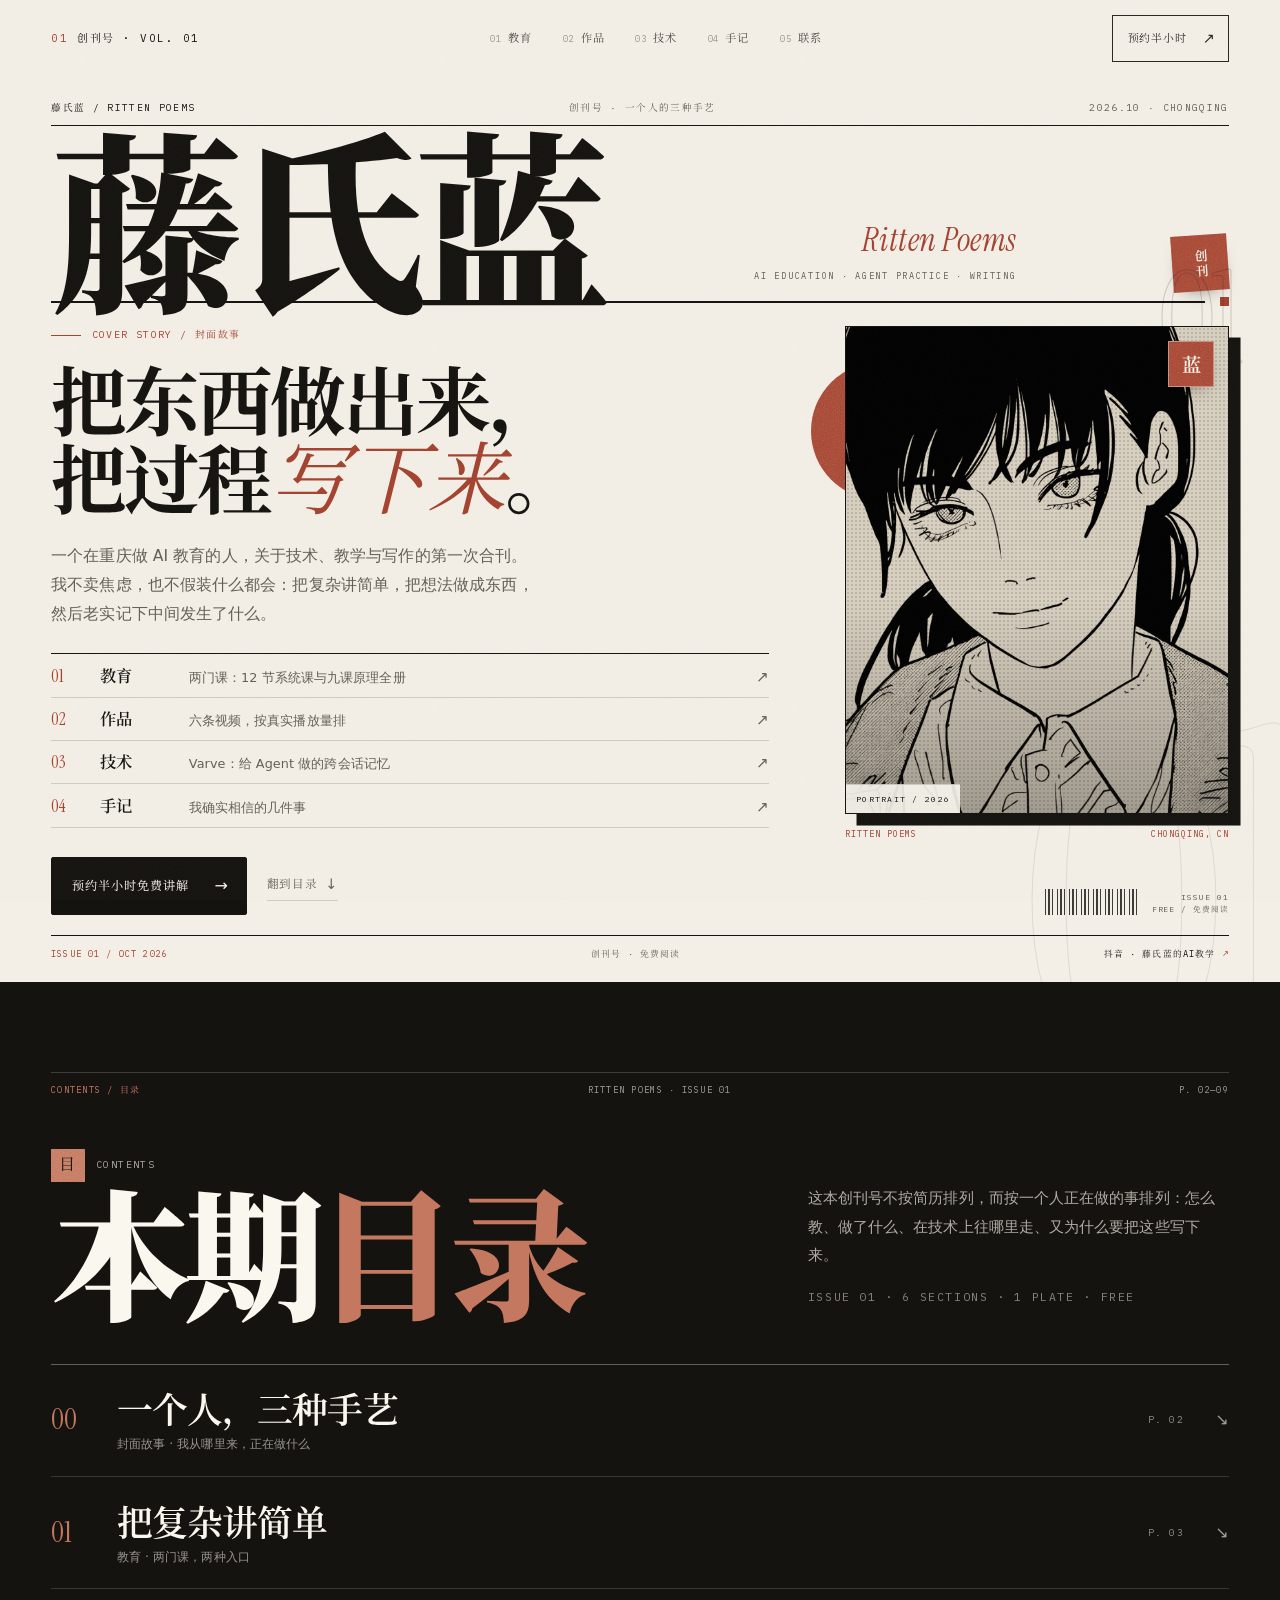
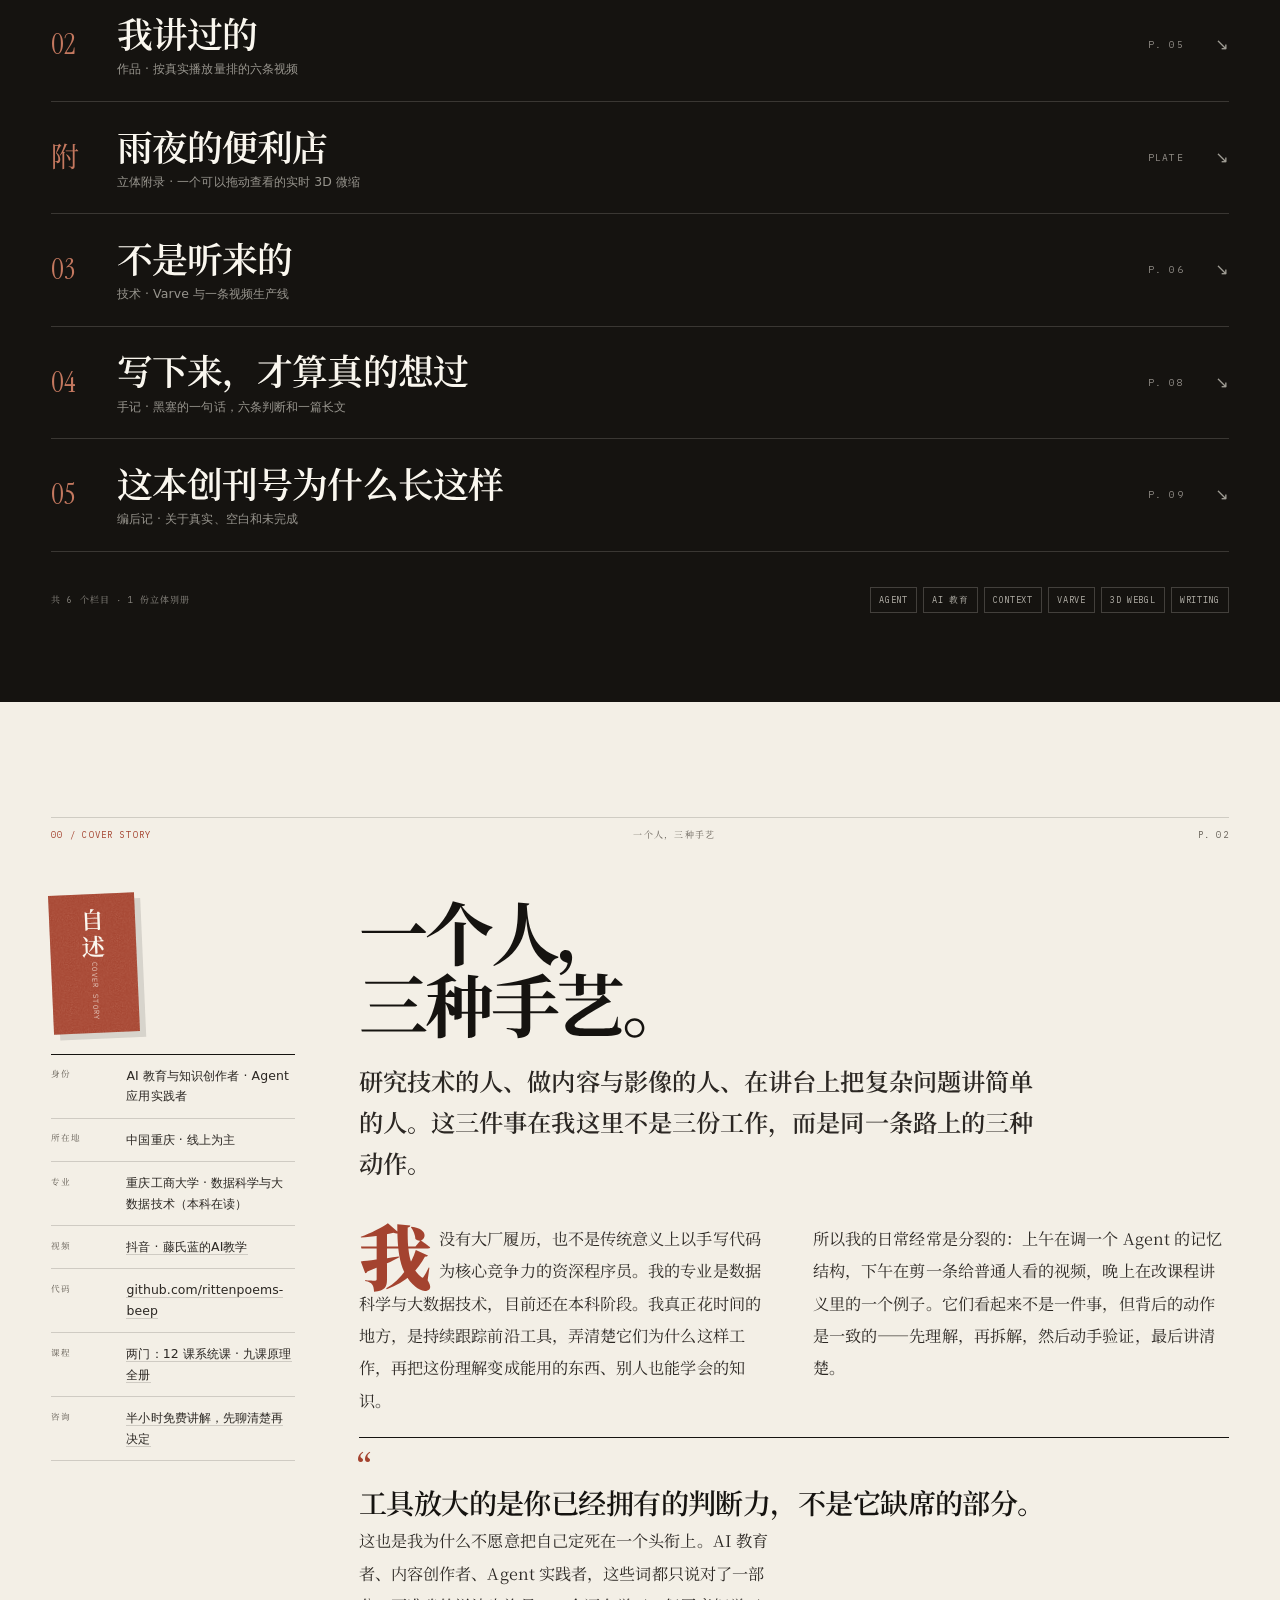
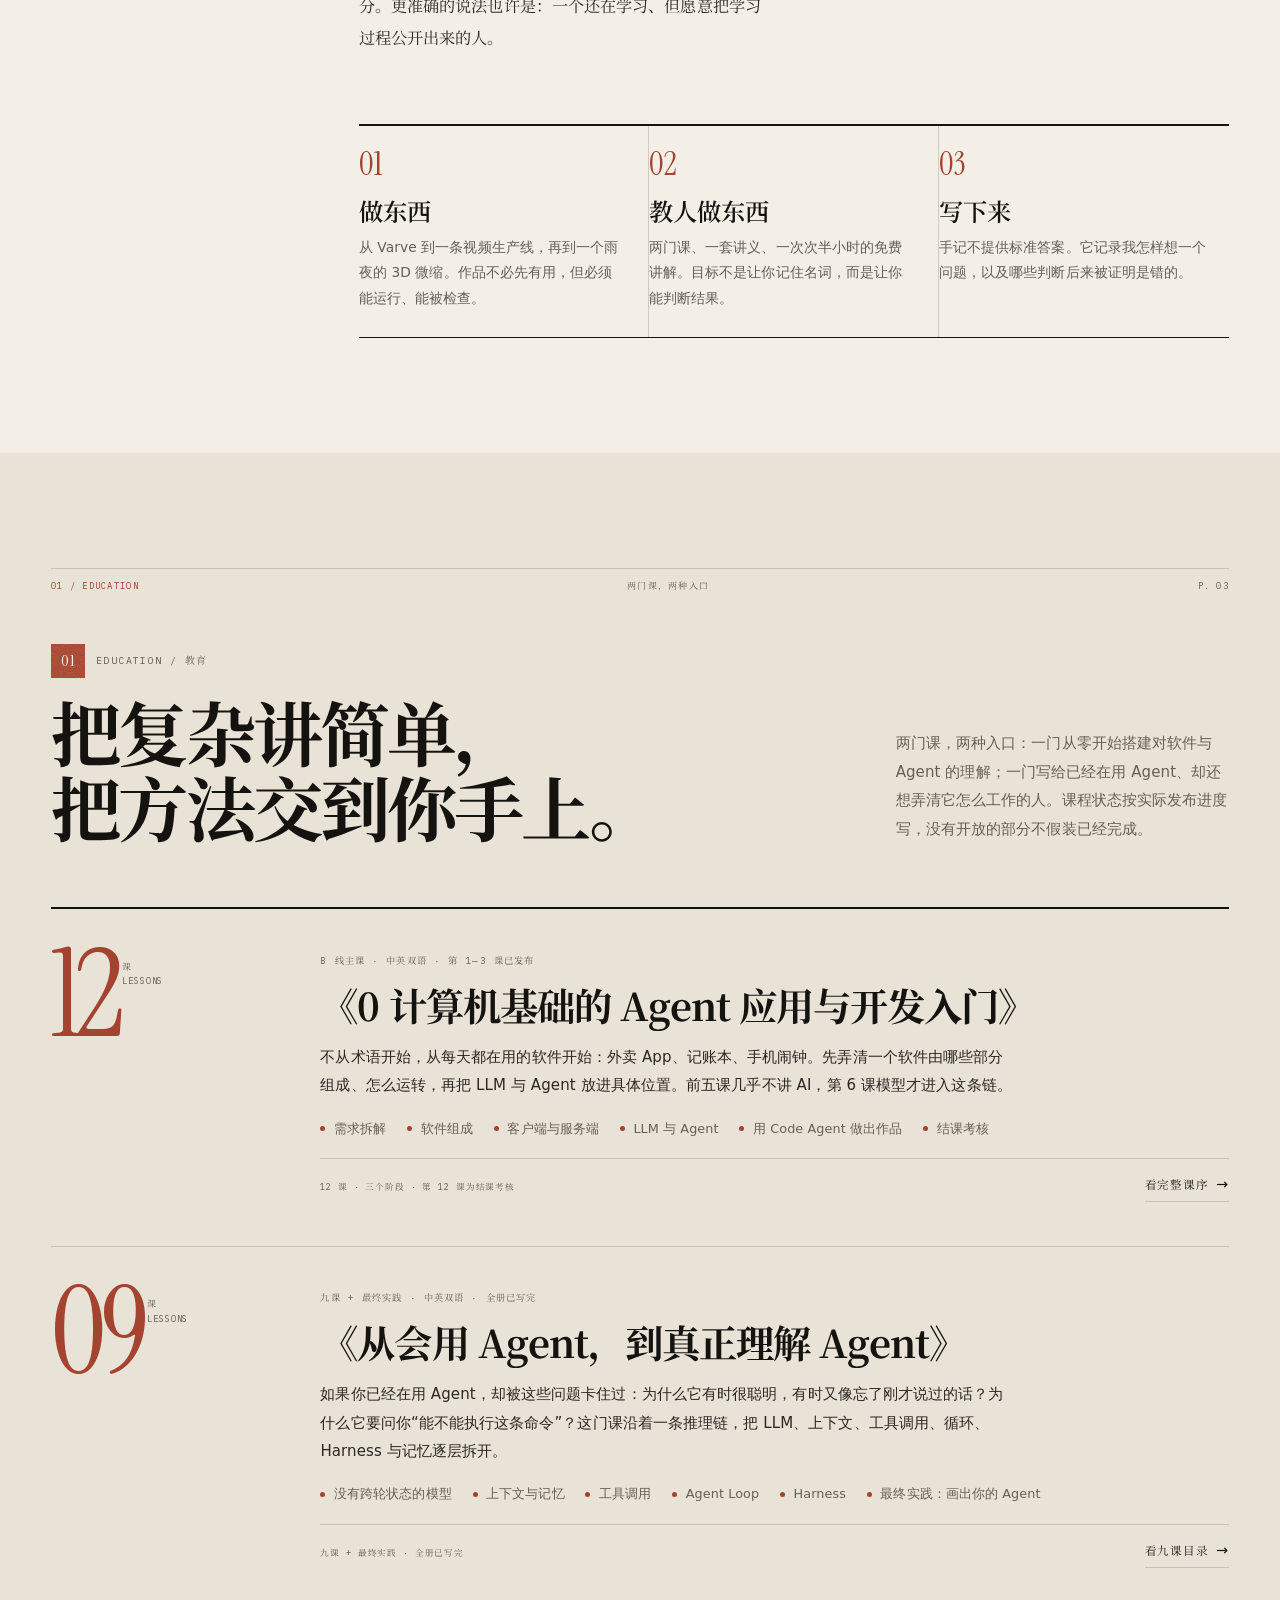
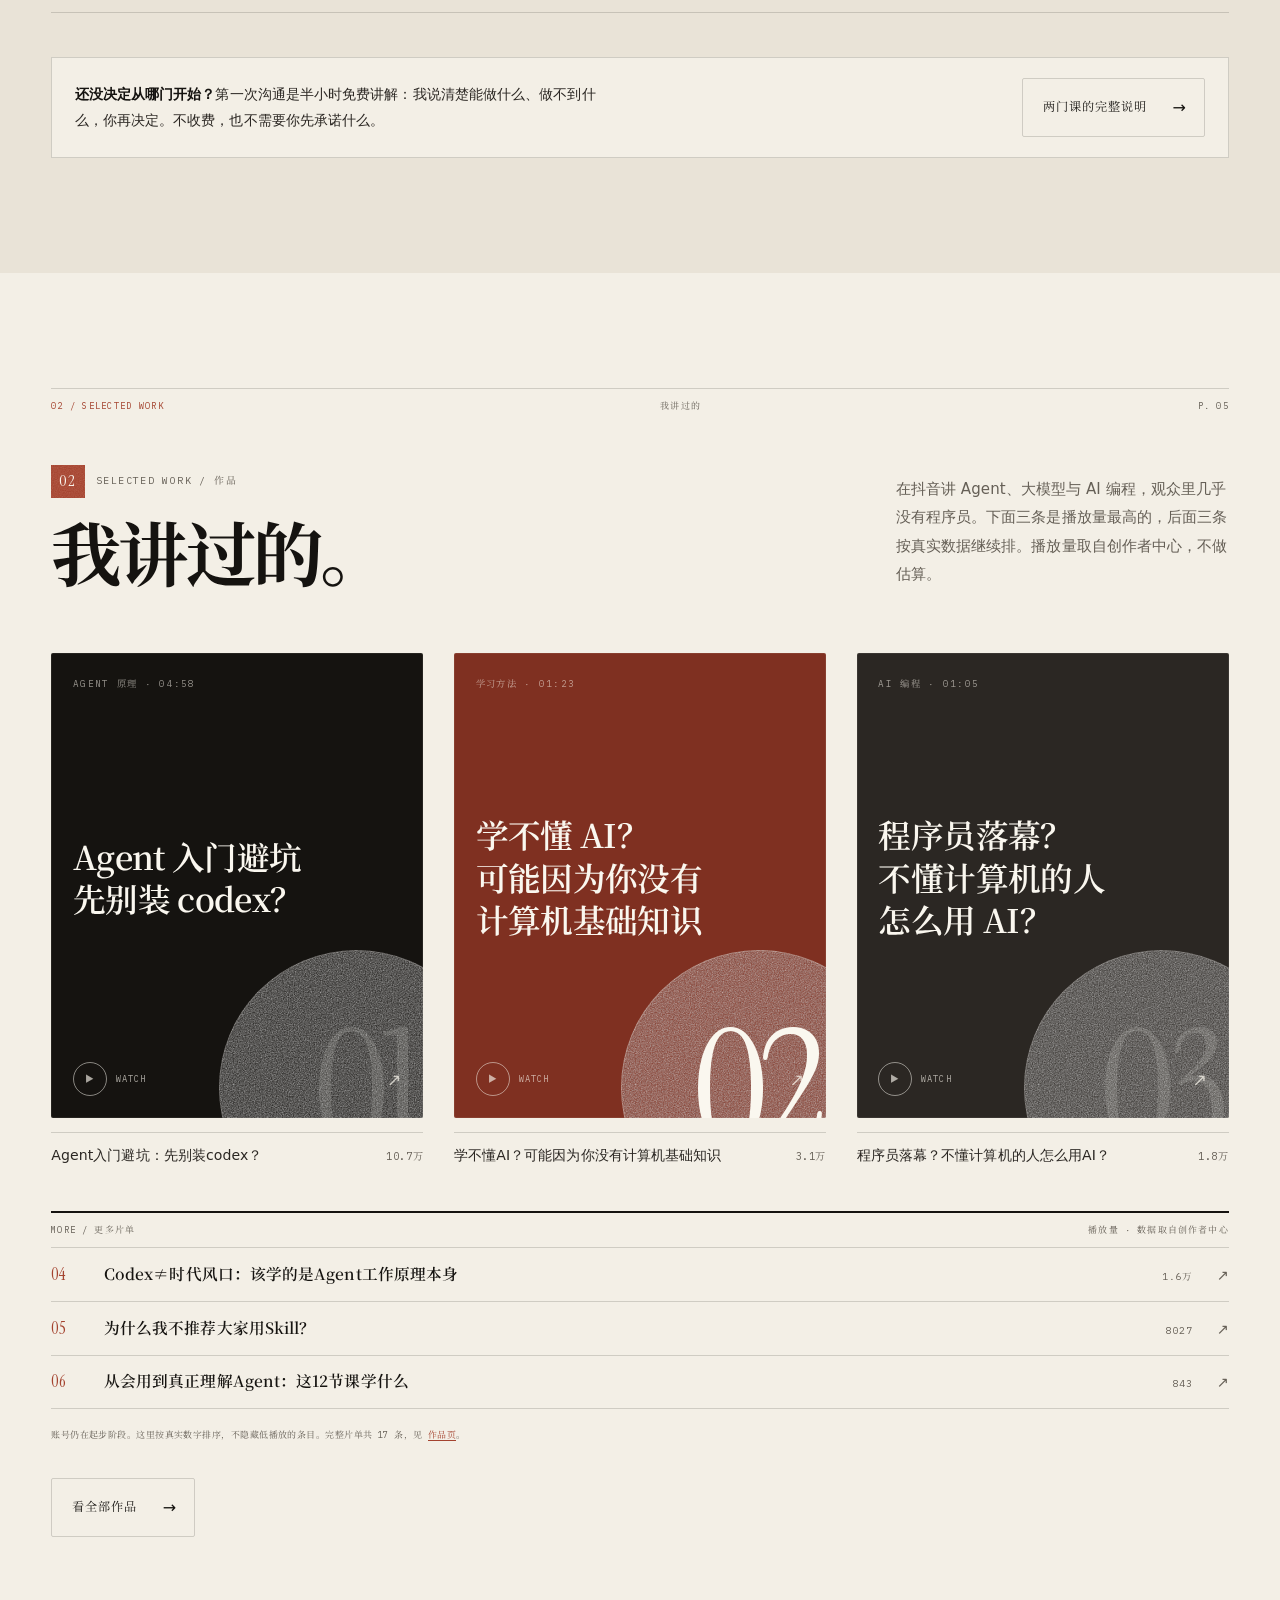
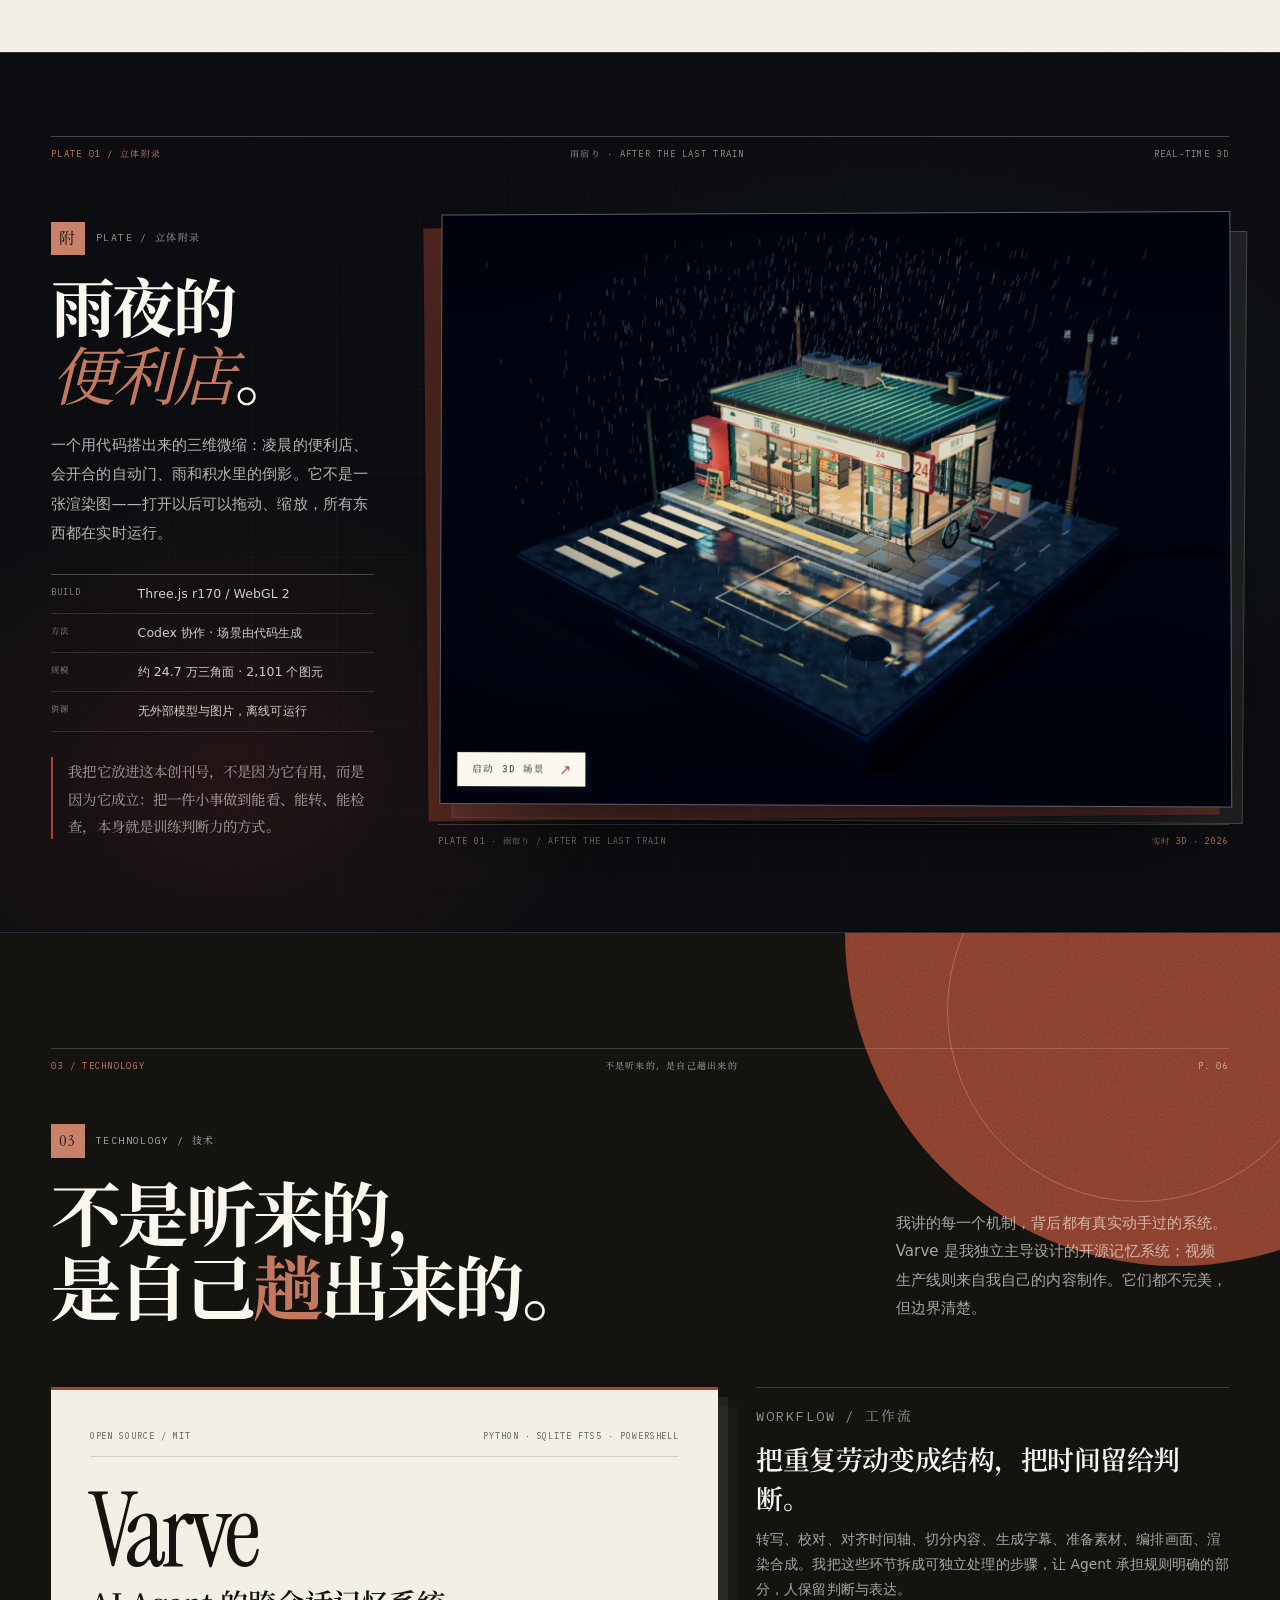
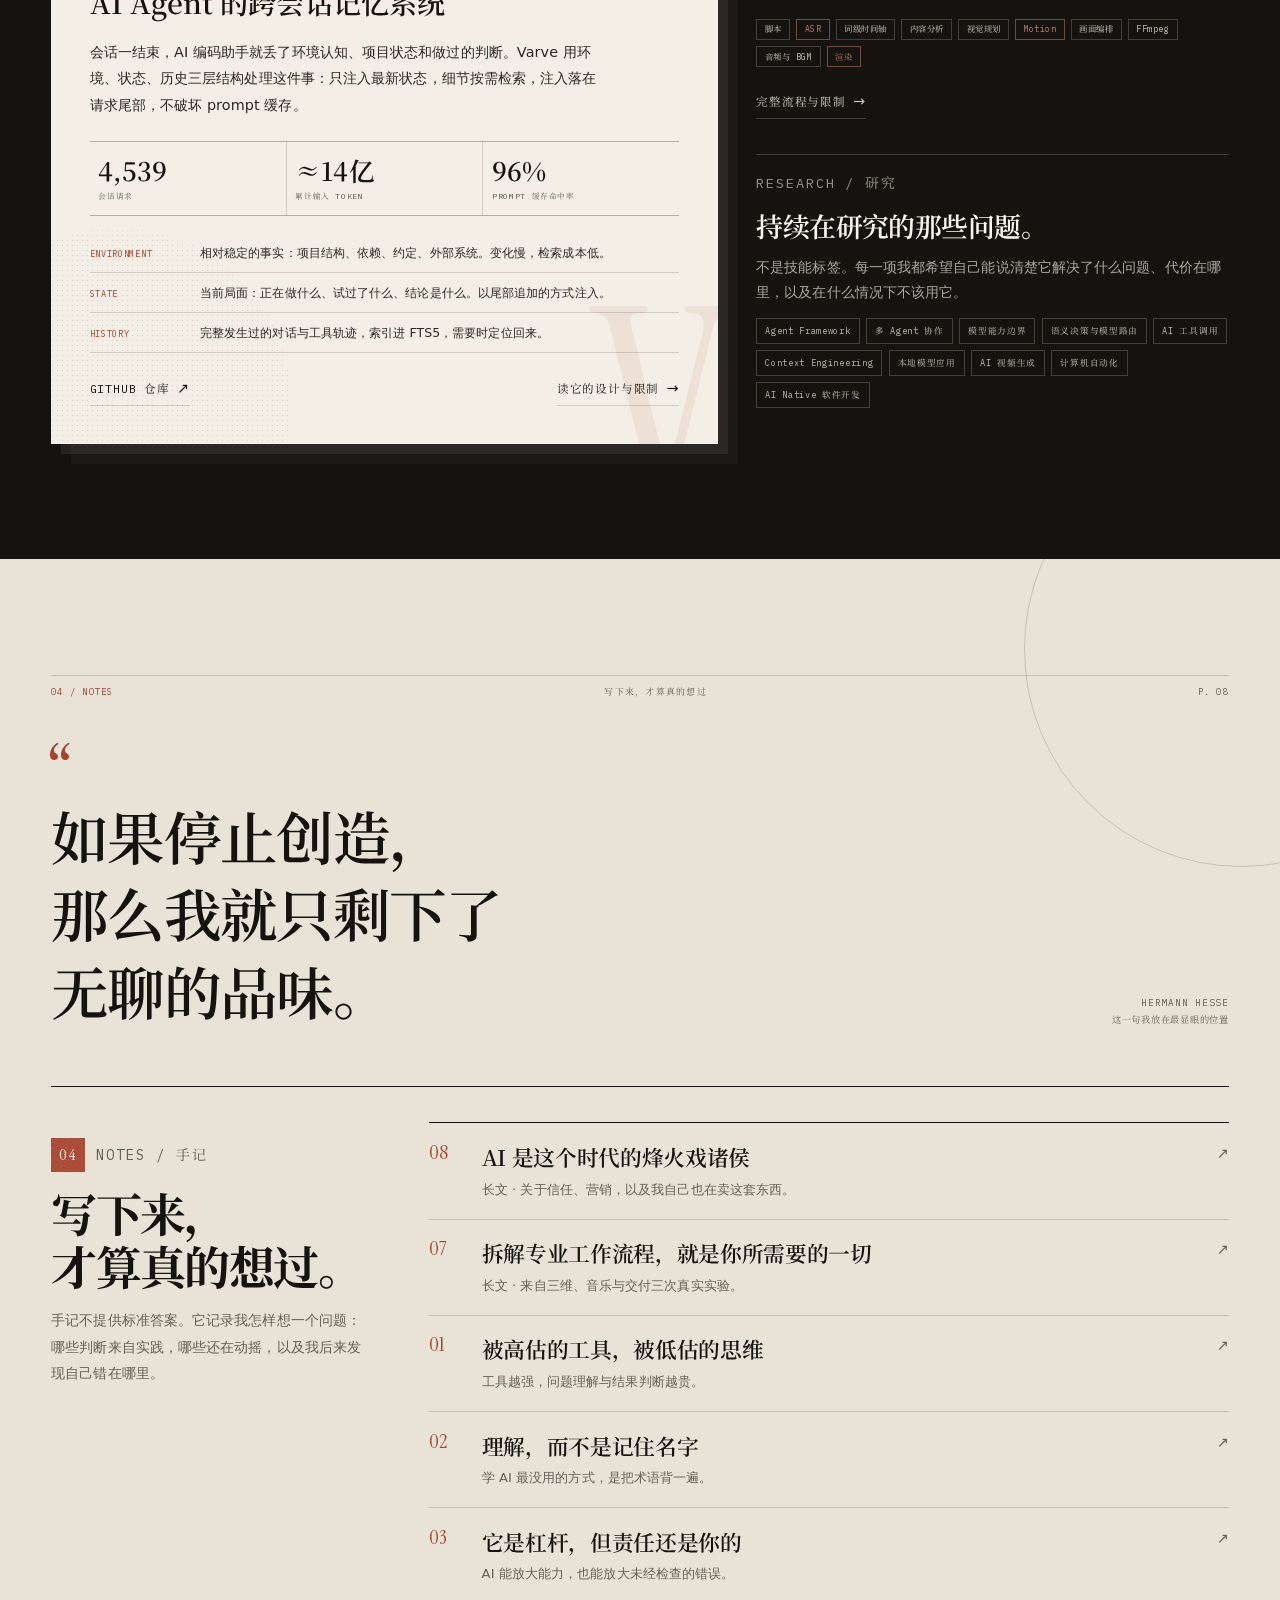
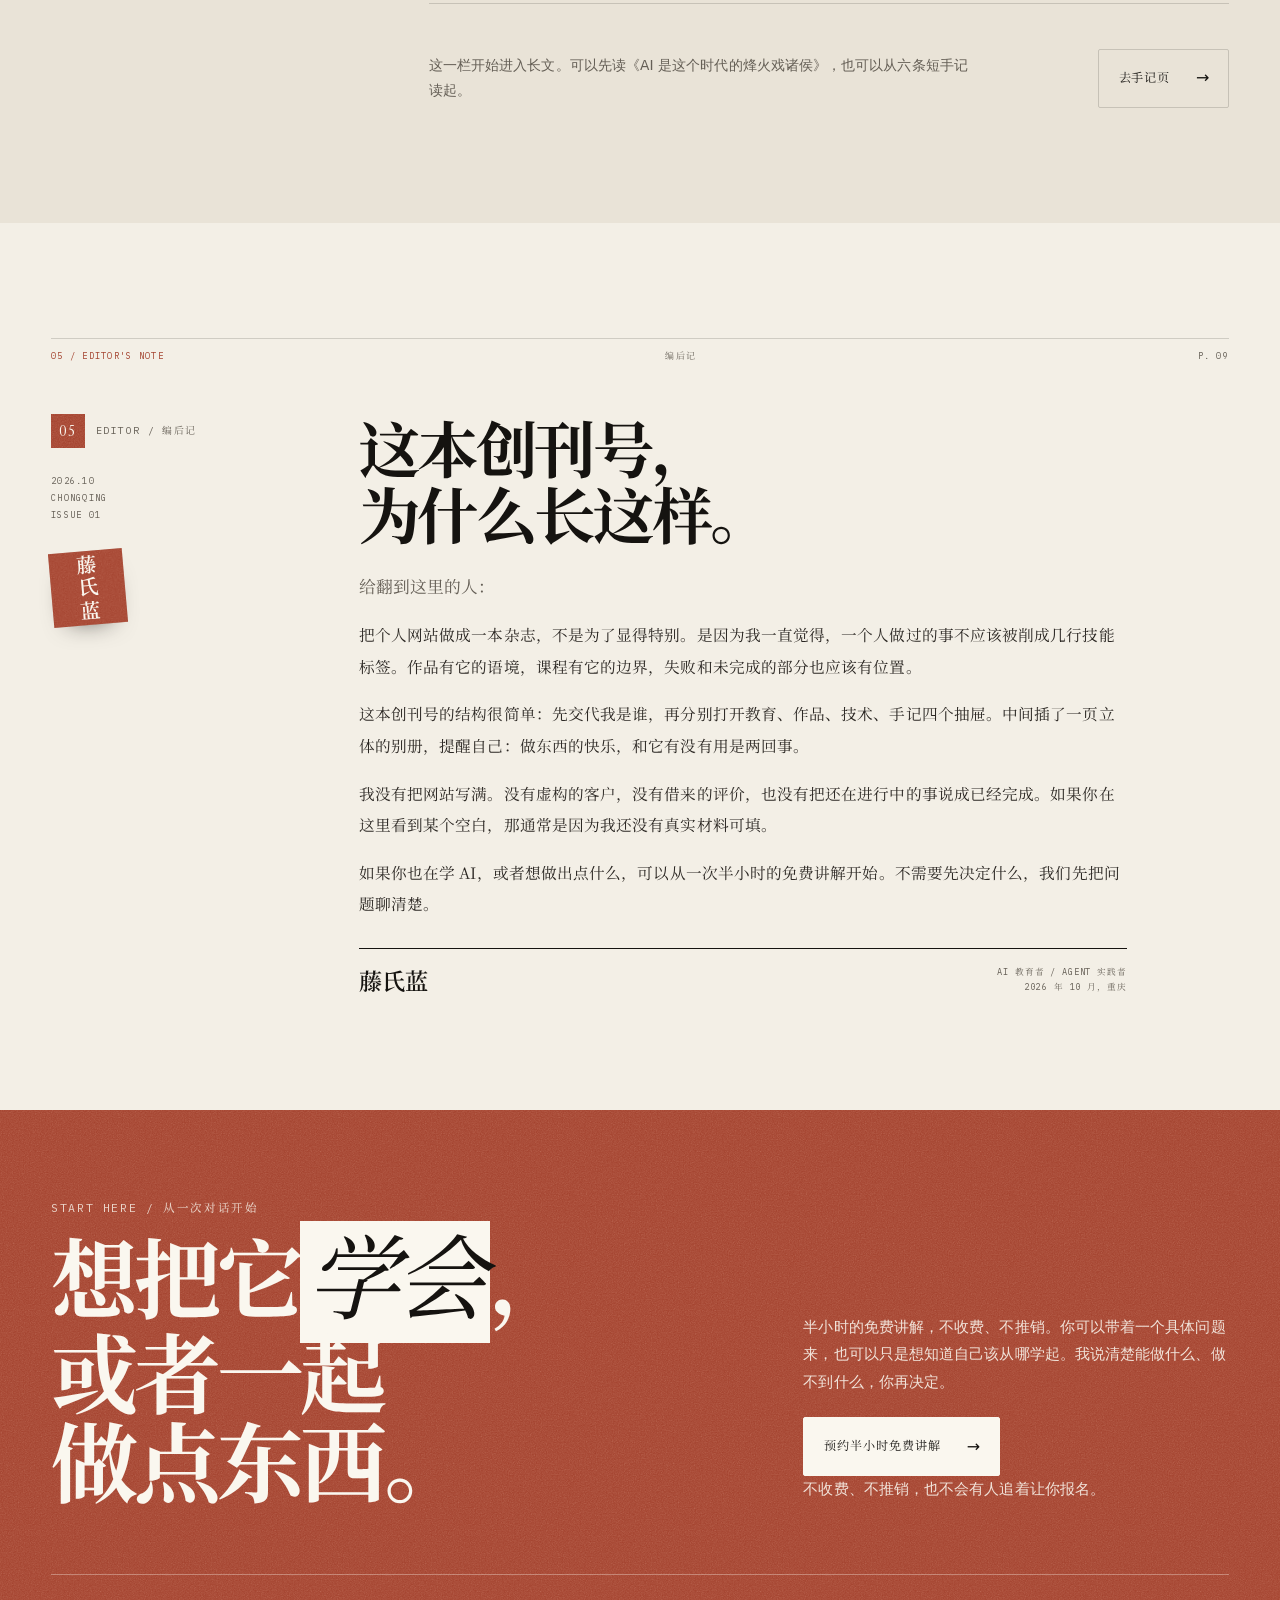
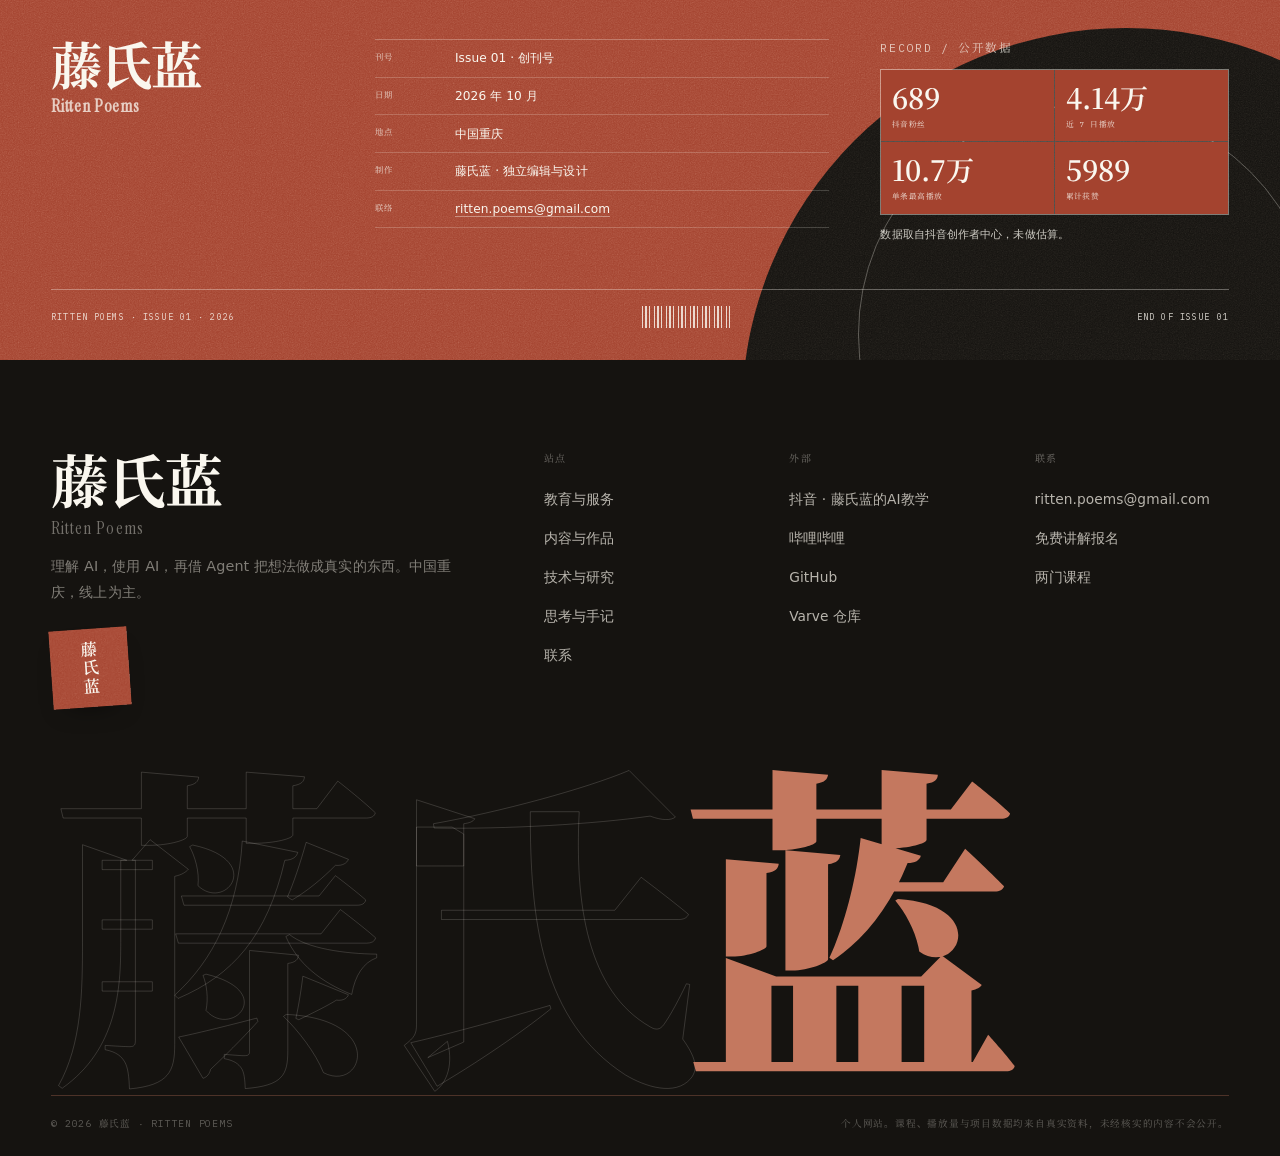
<file: web/index.html>
<!DOCTYPE html>
<html lang="zh-CN">
<head>
<meta charset="utf-8">
<meta name="viewport" content="width=device-width, initial-scale=1">
<title>藤氏蓝 · 创刊号｜把东西做出来，把过程写下来</title>
<meta name="description" content="藤氏蓝（Ritten Poems）创刊号：一个在重庆做 AI 教育的人，关于技术、教学与写作的第一次合刊。两门 Agent 课程、真实作品、开源记忆系统 Varve，以及一个可以拖动查看的 3D 微缩别册。">
<meta name="theme-color" content="#f3efe6">
<meta property="og:title" content="藤氏蓝 · 创刊号｜把东西做出来，把过程写下来">
<meta property="og:description" content="技术、教学与写作的第一次合刊。免费阅读。">
<meta property="og:type" content="website">
<link rel="icon" href="favicon.svg" type="image/svg+xml">
<link rel="stylesheet" href="css/site.css">
<link rel="stylesheet" href="css/issue.css">
<script>document.documentElement.className += " js";</script>
<script src="js/site.js" defer></script>
</head>
<body data-issue="01">

<a class="skip" href="#main">跳到正文</a>
<div class="progress" data-progress aria-hidden="true"></div>

<header class="site-head" data-head>
  <div class="site-head__in">
    <span class="site-head__issue" aria-hidden="true"><b>01</b><span>创刊号 · Vol. 01</span></span>
    <a class="wordmark" href="index.html" aria-label="藤氏蓝 · Ritten Poems 首页">
      <svg class="wordmark__mark" viewBox="0 0 64 64" aria-hidden="true"><rect width="64" height="64" fill="#151310"/><rect x="12" y="19" width="40" height="4" fill="#f3efe6"/><rect x="12" y="29" width="30" height="4" fill="#c4785f"/><rect x="12" y="39" width="20" height="4" fill="#c4785f"/><circle cx="48" cy="45" r="5" fill="#a4432f"/></svg>
      <span class="wordmark__txt"><span class="wordmark__cn">藤氏蓝</span><span class="wordmark__en">Ritten Poems</span></span>
    </a>
    <nav class="nav" aria-label="主导航">
      <a href="teach.html"><i>01</i>教育</a>
      <a href="works.html"><i>02</i>作品</a>
      <a href="tech.html"><i>03</i>技术</a>
      <a href="notes.html"><i>04</i>手记</a>
      <a href="contact.html"><i>05</i>联系</a>
    </nav>
    <a class="head-cta" href="contact.html#free">预约半小时 <span class="arw">↗</span></a>
    <button class="nav__toggle" data-nav-toggle aria-expanded="false" aria-controls="mobile-menu"><span></span><span class="nav__toggle-label">目录</span></button>
  </div>
</header>

<div class="mobile-menu" id="mobile-menu" aria-hidden="true">
  <nav aria-label="移动端导航">
    <a class="mm-link" href="teach.html"><i>01</i>教育与服务</a>
    <a class="mm-link" href="works.html"><i>02</i>内容与作品</a>
    <a class="mm-link" href="tech.html"><i>03</i>技术与研究</a>
    <a class="mm-link" href="notes.html"><i>04</i>思考与手记</a>
    <a class="mm-link" href="contact.html"><i>05</i>联系</a>
  </nav>
  <div class="mobile-menu__foot mono">
    <span>Chongqing, CN</span>
    <a href="contact.html#free">预约免费讲解 ↗</a>
  </div>
</div>

<main id="main">

  <!-- ================= COVER ================= -->
  <section class="issue-cover" aria-label="创刊号封面" data-cover>
    <span class="issue-cover__ghost" aria-hidden="true" data-cover-ghost>01</span>
    <span class="issue-cover__spine" aria-hidden="true">Ritten Poems · Issue 01 · Chongqing · AI Education · Agent Practice</span>
    <div class="shell">
      <div class="issue-cover__in">
        <div class="issue-cover__top">
          <span>藤氏蓝 / Ritten Poems</span>
          <span class="issue-cover__top-mid">创刊号 · 一个人的三种手艺</span>
          <span>2026.10 · Chongqing</span>
        </div>

        <div class="issue-cover__masthead">
          <span class="issue-cover__name">藤氏蓝</span>
          <div class="issue-cover__latin">
            <em>Ritten Poems</em>
            <span>AI Education · Agent Practice · Writing</span>
          </div>
          <span class="issue-cover__seal" aria-hidden="true">创刊</span>
        </div>

        <div class="issue-cover__rule" aria-hidden="true"></div>

        <div class="issue-cover__grid" data-reveal-group>
          <div class="issue-cover__copy" data-reveal>
            <p class="issue-cover__eyebrow">Cover story / 封面故事</p>
            <h1 class="issue-cover__title">把东西做出来，<br>把过程<em>写下来</em>。</h1>
            <p class="issue-cover__lead">一个在重庆做 AI 教育的人，关于技术、教学与写作的第一次合刊。我不卖焦虑，也不假装什么都会：把复杂讲简单，把想法做成东西，然后老实记下中间发生了什么。</p>
          </div>

          <aside class="issue-cover__aside" data-reveal>
            <figure class="issue-cover__portrait">
              <span class="issue-cover__portrait-no" aria-hidden="true">01</span>
              <div class="issue-cover__frame">
                <img src="assets/avatar.jpg" alt="藤氏蓝的黑白漫画风格头像" width="720" height="720" fetchpriority="high" decoding="async">
                <span class="issue-cover__portrait-seal" aria-hidden="true">蓝</span>
                <span class="issue-cover__portrait-tag">Portrait / 2026</span>
              </div>
              <figcaption><span>Ritten Poems</span><span>Chongqing, CN</span></figcaption>
            </figure>
            <div class="issue-cover__barcode" aria-hidden="true">
              <span class="bars"></span>
              <span class="no">Issue 01<br>Free / 免费阅读</span>
            </div>
          </aside>

          <div class="issue-cover__lines" data-reveal>
            <a class="cover-line" href="#teaching">
              <span>01</span><strong>教育</strong><em>两门课：12 节系统课与九课原理全册</em><b>↗</b>
            </a>
            <a class="cover-line" href="#works">
              <span>02</span><strong>作品</strong><em>六条视频，按真实播放量排</em><b>↗</b>
            </a>
            <a class="cover-line" href="#tech">
              <span>03</span><strong>技术</strong><em>Varve：给 Agent 做的跨会话记忆</em><b>↗</b>
            </a>
            <a class="cover-line" href="#notes">
              <span>04</span><strong>手记</strong><em>我确实相信的几件事</em><b>↗</b>
            </a>
          </div>

          <div class="issue-cover__actions" data-reveal>
            <a class="btn" href="contact.html#free">预约半小时免费讲解 <span class="arw">→</span></a>
            <a class="txtlink" href="#contents">翻到目录 <span class="arw">↓</span></a>
          </div>
        </div>

        <div class="issue-cover__foot">
          <span>Issue 01 / Oct 2026</span>
          <span class="issue-cover__foot-mid">创刊号 · 免费阅读</span>
          <a href="https://www.douyin.com/user/MS4wLjABAAAA21GorSYDQlH0wF6z7R6nnLK7dC2-dkVyIxDOVbX0vnaSavxGAOLrkOw1Rs21O1Dj" target="_blank" rel="noopener">抖音 · 藤氏蓝的AI教学 <i>↗</i></a>
        </div>
      </div>
    </div>
  </section>

  <!-- ================= CONTENTS ================= -->
  <section class="section section--ink issue-contents" id="contents">
    <div class="shell">
      <div class="issue-folio"><span>Contents / 目录</span><span>Ritten Poems · Issue 01</span><span>P. 02—09</span></div>

      <div class="issue-contents__head">
        <div>
          <p class="issue-label"><span>目</span>Contents</p>
          <h2 class="issue-contents__title">本期<span>目录</span></h2>
        </div>
        <p class="issue-contents__note">这本创刊号不按简历排列，而按一个人正在做的事排列：怎么教、做了什么、在技术上往哪里走、又为什么要把这些写下来。
          <span class="mono">Issue 01 · 6 sections · 1 plate · Free</span>
        </p>
      </div>

      <nav class="issue-toc" aria-label="本期目录">
        <a class="issue-toc__row" href="#about">
          <span class="issue-toc__no">00</span>
          <span class="issue-toc__body"><strong>一个人，三种手艺</strong><em>封面故事 · 我从哪里来，正在做什么</em></span>
          <span class="issue-toc__page">P. 02</span><span class="issue-toc__arw">↘</span>
        </a>
        <a class="issue-toc__row" href="#teaching">
          <span class="issue-toc__no">01</span>
          <span class="issue-toc__body"><strong>把复杂讲简单</strong><em>教育 · 两门课，两种入口</em></span>
          <span class="issue-toc__page">P. 03</span><span class="issue-toc__arw">↘</span>
        </a>
        <a class="issue-toc__row" href="#works">
          <span class="issue-toc__no">02</span>
          <span class="issue-toc__body"><strong>我讲过的</strong><em>作品 · 按真实播放量排的六条视频</em></span>
          <span class="issue-toc__page">P. 05</span><span class="issue-toc__arw">↘</span>
        </a>
        <a class="issue-toc__row" href="#plate">
          <span class="issue-toc__no">附</span>
          <span class="issue-toc__body"><strong>雨夜的便利店</strong><em>立体附录 · 一个可以拖动查看的实时 3D 微缩</em></span>
          <span class="issue-toc__page">PLATE</span><span class="issue-toc__arw">↘</span>
        </a>
        <a class="issue-toc__row" href="#tech">
          <span class="issue-toc__no">03</span>
          <span class="issue-toc__body"><strong>不是听来的</strong><em>技术 · Varve 与一条视频生产线</em></span>
          <span class="issue-toc__page">P. 06</span><span class="issue-toc__arw">↘</span>
        </a>
        <a class="issue-toc__row" href="#notes">
          <span class="issue-toc__no">04</span>
          <span class="issue-toc__body"><strong>写下来，才算真的想过</strong><em>手记 · 黑塞的一句话，六条判断和一篇长文</em></span>
          <span class="issue-toc__page">P. 08</span><span class="issue-toc__arw">↘</span>
        </a>
        <a class="issue-toc__row" href="#editor">
          <span class="issue-toc__no">05</span>
          <span class="issue-toc__body"><strong>这本创刊号为什么长这样</strong><em>编后记 · 关于真实、空白和未完成</em></span>
          <span class="issue-toc__page">P. 09</span><span class="issue-toc__arw">↘</span>
        </a>
      </nav>

      <div class="issue-contents__foot">
        <span>共 6 个栏目 · 1 份立体别册</span>
        <ul class="issue-tags" aria-label="本期关键词">
          <li>Agent</li><li>AI 教育</li><li>Context</li><li>Varve</li><li>3D WebGL</li><li>Writing</li>
        </ul>
      </div>
    </div>
  </section>

  <!-- ================= COVER STORY ================= -->
  <section class="section issue-story" id="about">
    <div class="shell">
      <div class="issue-folio"><span>00 / Cover story</span><span>一个人，三种手艺</span><span>P. 02</span></div>

      <div class="issue-story__grid">
        <aside class="issue-story__side">
          <div class="issue-story__tag" aria-hidden="true"><span>自述</span><i>COVER STORY</i></div>
          <dl class="issue-story__facts">
            <div><dt>身份</dt><dd>AI 教育与知识创作者 · Agent 应用实践者</dd></div>
            <div><dt>所在地</dt><dd>中国重庆 · 线上为主</dd></div>
            <div><dt>专业</dt><dd>重庆工商大学 · 数据科学与大数据技术（本科在读）</dd></div>
            <div><dt>视频</dt><dd><a href="https://www.douyin.com/user/MS4wLjABAAAA21GorSYDQlH0wF6z7R6nnLK7dC2-dkVyIxDOVbX0vnaSavxGAOLrkOw1Rs21O1Dj" target="_blank" rel="noopener">抖音 · 藤氏蓝的AI教学</a></dd></div>
            <div><dt>代码</dt><dd><a href="https://github.com/rittenpoems-beep" target="_blank" rel="noopener">github.com/rittenpoems-beep</a></dd></div>
            <div><dt>课程</dt><dd><a href="teach.html#course">两门：12 课系统课 · 九课原理全册</a></dd></div>
            <div><dt>咨询</dt><dd><a href="contact.html#free">半小时免费讲解，先聊清楚再决定</a></dd></div>
          </dl>
        </aside>

        <div class="issue-story__main">
          <h2>一个人，<br>三种手艺。</h2>
          <p class="issue-story__lead">研究技术的人、做内容与影像的人、在讲台上把复杂问题讲简单的人。这三件事在我这里不是三份工作，而是同一条路上的三种动作。</p>

          <div class="issue-story__body">
            <p>我没有大厂履历，也不是传统意义上以手写代码为核心竞争力的资深程序员。我的专业是数据科学与大数据技术，目前还在本科阶段。我真正花时间的地方，是持续跟踪前沿工具，弄清楚它们为什么这样工作，再把这份理解变成能用的东西、别人也能学会的知识。</p>
            <p>所以我的日常经常是分裂的：上午在调一个 Agent 的记忆结构，下午在剪一条给普通人看的视频，晚上在改课程讲义里的一个例子。它们看起来不是一件事，但背后的动作是一致的——先理解，再拆解，然后动手验证，最后讲清楚。</p>
            <blockquote>工具放大的是你已经拥有的判断力，不是它缺席的部分。</blockquote>
            <p>这也是我为什么不愿意把自己定死在一个头衔上。AI 教育者、内容创作者、Agent 实践者，这些词都只说对了一部分。更准确的说法也许是：一个还在学习、但愿意把学习过程公开出来的人。</p>
          </div>

          <div class="issue-story__crafts">
            <div class="craft">
              <span>01</span>
              <h3>做东西</h3>
              <p>从 Varve 到一条视频生产线，再到一个雨夜的 3D 微缩。作品不必先有用，但必须能运行、能被检查。</p>
            </div>
            <div class="craft">
              <span>02</span>
              <h3>教人做东西</h3>
              <p>两门课、一套讲义、一次次半小时的免费讲解。目标不是让你记住名词，而是让你能判断结果。</p>
            </div>
            <div class="craft">
              <span>03</span>
              <h3>写下来</h3>
              <p>手记不提供标准答案。它记录我怎样想一个问题，以及哪些判断后来被证明是错的。</p>
            </div>
          </div>
        </div>
      </div>
    </div>
  </section>

  <!-- ================= EDUCATION ================= -->
  <section class="section issue-teaching" id="teaching">
    <div class="shell">
      <div class="issue-folio"><span>01 / Education</span><span>两门课，两种入口</span><span>P. 03</span></div>

      <div class="issue-section-head">
        <div>
          <p class="issue-label"><span>01</span>Education / 教育</p>
          <h2>把复杂讲简单，<br>把方法交到你手上。</h2>
        </div>
        <p class="issue-section-head__note">两门课，两种入口：一门从零开始搭建对软件与 Agent 的理解；一门写给已经在用 Agent、却还想弄清它怎么工作的人。课程状态按实际发布进度写，没有开放的部分不假装已经完成。</p>
      </div>

      <div class="issue-courses">
        <article class="issue-course">
          <div class="issue-course__no">12<i>课<br>LESSONS</i></div>
          <div class="issue-course__body">
            <p class="issue-course__meta">B 线主课 · 中英双语 · 第 1—3 课已发布</p>
            <h3>《0 计算机基础的 Agent 应用与开发入门》</h3>
            <p>不从术语开始，从每天都在用的软件开始：外卖 App、记账本、手机闹钟。先弄清一个软件由哪些部分组成、怎么运转，再把 LLM 与 Agent 放进具体位置。前五课几乎不讲 AI，第 6 课模型才进入这条链。</p>
            <ul class="issue-course__points">
              <li>需求拆解</li><li>软件组成</li><li>客户端与服务端</li><li>LLM 与 Agent</li><li>用 Code Agent 做出作品</li><li>结课考核</li>
            </ul>
            <div class="issue-course__foot">
              <span>12 课 · 三个阶段 · 第 12 课为结课考核</span>
              <a class="txtlink" href="teach.html#course">看完整课序 <span class="arw">→</span></a>
            </div>
          </div>
        </article>

        <article class="issue-course">
          <div class="issue-course__no">09<i>课<br>LESSONS</i></div>
          <div class="issue-course__body">
            <p class="issue-course__meta">九课 + 最终实践 · 中英双语 · 全册已写完</p>
            <h3>《从会用 Agent，到真正理解 Agent》</h3>
            <p>如果你已经在用 Agent，却被这些问题卡住过：为什么它有时很聪明，有时又像忘了刚才说过的话？为什么它要问你“能不能执行这条命令”？这门课沿着一条推理链，把 LLM、上下文、工具调用、循环、Harness 与记忆逐层拆开。</p>
            <ul class="issue-course__points">
              <li>没有跨轮状态的模型</li><li>上下文与记忆</li><li>工具调用</li><li>Agent Loop</li><li>Harness</li><li>最终实践：画出你的 Agent</li>
            </ul>
            <div class="issue-course__foot">
              <span>九课 + 最终实践 · 全册已写完</span>
              <a class="txtlink" href="teach.html#course">看九课目录 <span class="arw">→</span></a>
            </div>
          </div>
        </article>
      </div>

      <div class="issue-teaching__foot">
        <p><b>还没决定从哪门开始？</b>第一次沟通是半小时免费讲解：我说清楚能做什么、做不到什么，你再决定。不收费，也不需要你先承诺什么。</p>
        <a class="btn btn--ghost" href="teach.html">两门课的完整说明 <span class="arw">→</span></a>
      </div>
    </div>
  </section>

  <!-- ================= SELECTED WORKS ================= -->
  <section class="section issue-works" id="works">
    <div class="shell">
      <div class="issue-folio"><span>02 / Selected work</span><span>我讲过的</span><span>P. 05</span></div>

      <div class="issue-section-head">
        <div>
          <p class="issue-label"><span>02</span>Selected work / 作品</p>
          <h2>我讲过的。</h2>
        </div>
        <p class="issue-section-head__note">在抖音讲 Agent、大模型与 AI 编程，观众里几乎没有程序员。下面三条是播放量最高的，后面三条按真实数据继续排。播放量取自创作者中心，不做估算。</p>
      </div>

      <div class="shots" data-reveal-group>
        <a class="shot" href="https://www.douyin.com/video/7686054890661104905" target="_blank" rel="noopener" data-reveal>
          <div class="shot__frame">
            <div class="shot__top"><span>Agent 原理 · 04:58</span></div>
            <span class="shot__no" aria-hidden="true">01</span>
            <span class="shot__big">Agent 入门避坑<br>先别装 codex？</span>
            <div class="shot__bottom"><span class="shot__play"><i>▶</i>Watch</span><span class="shot__arrow">↗</span></div>
          </div>
          <div class="shot__meta"><span class="shot__title">Agent入门避坑：先别装codex？</span><span class="shot__views">10.7万</span></div>
        </a>
        <a class="shot" href="https://www.douyin.com/video/7694266442317470054" target="_blank" rel="noopener" data-reveal>
          <div class="shot__frame">
            <div class="shot__top"><span>学习方法 · 01:23</span></div>
            <span class="shot__no" aria-hidden="true">02</span>
            <span class="shot__big">学不懂 AI？<br>可能因为你没有<br>计算机基础知识</span>
            <div class="shot__bottom"><span class="shot__play"><i>▶</i>Watch</span><span class="shot__arrow">↗</span></div>
          </div>
          <div class="shot__meta"><span class="shot__title">学不懂AI？可能因为你没有计算机基础知识</span><span class="shot__views">3.1万</span></div>
        </a>
        <a class="shot" href="https://www.douyin.com/video/7691309346407660169" target="_blank" rel="noopener" data-reveal>
          <div class="shot__frame">
            <div class="shot__top"><span>AI 编程 · 01:05</span></div>
            <span class="shot__no" aria-hidden="true">03</span>
            <span class="shot__big">程序员落幕？<br>不懂计算机的人<br>怎么用 AI？</span>
            <div class="shot__bottom"><span class="shot__play"><i>▶</i>Watch</span><span class="shot__arrow">↗</span></div>
          </div>
          <div class="shot__meta"><span class="shot__title">程序员落幕？不懂计算机的人怎么用AI？</span><span class="shot__views">1.8万</span></div>
        </a>
      </div>

      <div class="issue-works__index">
        <div class="issue-works__index-head"><span>More / 更多片单</span><span>播放量 · 数据取自创作者中心</span></div>
        <a class="issue-works__row" href="https://www.douyin.com/video/7688700197710384393" target="_blank" rel="noopener">
          <span>04</span><strong>Codex≠时代风口：该学的是Agent工作原理本身</strong><em>1.6万</em><b>↗</b>
        </a>
        <a class="issue-works__row" href="https://www.douyin.com/video/7692419344051961243" target="_blank" rel="noopener">
          <span>05</span><strong>为什么我不推荐大家用Skill？</strong><em>8027</em><b>↗</b>
        </a>
        <a class="issue-works__row" href="https://www.douyin.com/video/7696886559978687785" target="_blank" rel="noopener">
          <span>06</span><strong>从会用到真正理解Agent：这12节课学什么</strong><em>843</em><b>↗</b>
        </a>
      </div>

      <p class="issue-works__note">账号仍在起步阶段。这里按真实数字排序，不隐藏低播放的条目。完整片单共 17 条，见 <a href="works.html">作品页</a>。</p>
      <p class="issue-works__all"><a class="btn btn--ghost" href="works.html">看全部作品 <span class="arw">→</span></a></p>
    </div>
  </section>

  <!-- ================= PLATE / 3D INSERT ================= -->
  <section class="issue-plate" id="plate" aria-labelledby="plate-title">
    <div class="shell">
      <div class="issue-folio"><span>Plate 01 / 立体附录</span><span>雨宿り · After the last train</span><span>Real-time 3D</span></div>

      <div class="issue-plate__grid">
        <div class="issue-plate__copy">
          <p class="issue-label"><span>附</span>Plate / 立体附录</p>
          <h2 id="plate-title">雨夜的<br><em>便利店</em>。</h2>
          <p class="issue-plate__lead">一个用代码搭出来的三维微缩：凌晨的便利店、会开合的自动门、雨和积水里的倒影。它不是一张渲染图——打开以后可以拖动、缩放，所有东西都在实时运行。</p>
          <dl class="issue-plate__facts">
            <div><dt>Build</dt><dd>Three.js r170 / WebGL 2</dd></div>
            <div><dt>方法</dt><dd>Codex 协作 · 场景由代码生成</dd></div>
            <div><dt>规模</dt><dd>约 24.7 万三角面 · 2,101 个图元</dd></div>
            <div><dt>资源</dt><dd>无外部模型与图片，离线可运行</dd></div>
          </dl>
          <p class="issue-plate__note">我把它放进这本创刊号，不是因为它有用，而是因为它成立：把一件小事做到能看、能转、能检查，本身就是训练判断力的方式。</p>
        </div>

        <figure class="issue-plate__plate">
          <div class="issue-plate__media">
            <div class="issue-plate__stage" data-plate-stage>
              <img class="issue-plate__poster" src="assets/plate/after-the-last-train.jpg" alt="雨夜便利店的三维微缩场景：霓虹招牌、湿漉漉的路面、自行车与自动门" width="1600" height="1200" loading="lazy" decoding="async">
              <iframe class="issue-plate__frame" data-plate-frame data-src="assets/plate/after-the-last-train.html" title="雨夜的便利店：可交互的实时三维微缩场景" scrolling="no" allow="fullscreen"></iframe>
              <span class="issue-plate__live">Live / WebGL</span>
              <a class="issue-plate__start" href="assets/plate/after-the-last-train.html" target="_blank" rel="noopener" data-plate-start aria-expanded="false">启动 3D 场景 <i>↗</i></a>
              <button class="issue-plate__stop" type="button" data-plate-stop>退出模型 ×</button>
              <span class="issue-plate__drag" aria-hidden="true">拖动旋转 · 滚轮缩放 · 右键平移</span>
              <p class="sr-only" data-plate-status aria-live="polite"></p>
            </div>
          </div>
          <figcaption class="issue-plate__cap">
            <span>Plate 01 · 雨宿り / After the last train</span>
            <span>实时 3D · 2026</span>
          </figcaption>
        </figure>
      </div>
    </div>
  </section>

  <!-- ================= TECHNOLOGY ================= -->
  <section class="section section--ink issue-tech" id="tech">
    <div class="shell">
      <div class="issue-folio"><span>03 / Technology</span><span>不是听来的，是自己趟出来的</span><span>P. 06</span></div>

      <div class="issue-section-head">
        <div>
          <p class="issue-label"><span>03</span>Technology / 技术</p>
          <h2>不是听来的，<br>是自己<span class="hl">趟</span>出来的。</h2>
        </div>
        <p class="issue-section-head__note">我讲的每一个机制，背后都有真实动手过的系统。Varve 是我独立主导设计的开源记忆系统；视频生产线则来自我自己的内容制作。它们都不完美，但边界清楚。</p>
      </div>

      <div class="issue-tech__grid">
        <article class="issue-varve">
          <div class="issue-varve__top"><span>Open source / MIT</span><span>Python · SQLite FTS5 · PowerShell</span></div>
          <h3>Varve</h3>
          <p class="issue-varve__sub">AI Agent 的跨会话记忆系统</p>
          <p class="issue-varve__lead">会话一结束，AI 编码助手就丢了环境认知、项目状态和做过的判断。Varve 用环境、状态、历史三层结构处理这件事：只注入最新状态，细节按需检索，注入落在请求尾部，不破坏 prompt 缓存。</p>
          <div class="issue-varve__stats">
            <div><b>4,539</b><span>会话请求</span></div>
            <div><b>≈14亿</b><span>累计输入 token</span></div>
            <div><b>96%</b><span>Prompt 缓存命中率</span></div>
          </div>
          <div class="issue-varve__layers">
            <div class="issue-varve__layer"><b>Environment</b><span>相对稳定的事实：项目结构、依赖、约定、外部系统。变化慢，检索成本低。</span></div>
            <div class="issue-varve__layer"><b>State</b><span>当前局面：正在做什么、试过了什么、结论是什么。以尾部追加的方式注入。</span></div>
            <div class="issue-varve__layer"><b>History</b><span>完整发生过的对话与工具轨迹，索引进 FTS5，需要时定位回来。</span></div>
          </div>
          <div class="issue-varve__foot">
            <a class="txtlink" href="https://github.com/rittenpoems-beep/varve" target="_blank" rel="noopener">GitHub 仓库 <span class="arw">↗</span></a>
            <a class="txtlink" href="tech.html#varve">读它的设计与限制 <span class="arw">→</span></a>
          </div>
        </article>

        <div class="issue-tech__side">
          <div class="issue-tech__panel">
            <p class="mono">Workflow / 工作流</p>
            <h3>把重复劳动变成结构，把时间留给判断。</h3>
            <p>转写、校对、对齐时间轴、切分内容、生成字幕、准备素材、编排画面、渲染合成。我把这些环节拆成可独立处理的步骤，让 Agent 承担规则明确的部分，人保留判断与表达。</p>
            <div class="issue-flow" aria-label="视频生产环节">
              <span>脚本</span><span>ASR</span><span>词级时间轴</span><span>内容分析</span><span>视觉规划</span><span>Motion</span><span>画面编排</span><span>FFmpeg</span><span>音频与 BGM</span><span>渲染</span>
            </div>
            <a class="txtlink" href="tech.html#workflow">完整流程与限制 <span class="arw">→</span></a>
          </div>

          <div class="issue-tech__panel">
            <p class="mono">Research / 研究</p>
            <h3>持续在研究的那些问题。</h3>
            <p>不是技能标签。每一项我都希望自己能说清楚它解决了什么问题、代价在哪里，以及在什么情况下不该用它。</p>
            <ul class="issue-tags">
              <li>Agent Framework</li><li>多 Agent 协作</li><li>模型能力边界</li><li>语义决策与模型路由</li><li>AI 工具调用</li><li>Context Engineering</li><li>本地模型应用</li><li>AI 视频生成</li><li>计算机自动化</li><li>AI Native 软件开发</li>
            </ul>
          </div>
        </div>
      </div>
    </div>
  </section>

  <!-- ================= NOTES ================= -->
  <section class="section issue-notes" id="notes">
    <div class="shell">
      <div class="issue-folio"><span>04 / Notes</span><span>写下来，才算真的想过</span><span>P. 08</span></div>

      <div class="issue-notes__quote">
        <blockquote>如果停止创造，<br>那么我就只剩下了<br>无聊的品味。</blockquote>
        <p class="issue-notes__src">Hermann Hesse<br>这一句我放在最显眼的位置</p>
      </div>

      <div class="issue-notes__grid">
        <div class="issue-notes__head">
          <p class="issue-label"><span>04</span>Notes / 手记</p>
          <h2>写下来，<br>才算真的想过。</h2>
          <p>手记不提供标准答案。它记录我怎样想一个问题：哪些判断来自实践，哪些还在动摇，以及我后来发现自己错在哪里。</p>
        </div>

        <div>
          <ul class="issue-notes__list">
            <li>
              <a href="notes/ai-beacon.html">
                <span>08</span>
                <div><h3>AI 是这个时代的烽火戏诸侯</h3><p>长文 · 关于信任、营销，以及我自己也在卖这套东西。</p></div>
                <b>↗</b>
              </a>
            </li>
            <li>
              <a href="notes/workflow-decomposition.html">
                <span>07</span>
                <div><h3>拆解专业工作流程，就是你所需要的一切</h3><p>长文 · 来自三维、音乐与交付三次真实实验。</p></div>
                <b>↗</b>
              </a>
            </li>
            <li>
              <a href="notes.html">
                <span>01</span>
                <div><h3>被高估的工具，被低估的思维</h3><p>工具越强，问题理解与结果判断越贵。</p></div>
                <b>↗</b>
              </a>
            </li>
            <li>
              <a href="notes.html">
                <span>02</span>
                <div><h3>理解，而不是记住名字</h3><p>学 AI 最没用的方式，是把术语背一遍。</p></div>
                <b>↗</b>
              </a>
            </li>
            <li>
              <a href="notes.html">
                <span>03</span>
                <div><h3>它是杠杆，但责任还是你的</h3><p>AI 能放大能力，也能放大未经检查的错误。</p></div>
                <b>↗</b>
              </a>
            </li>
          </ul>

          <div class="issue-notes__foot">
            <p>这一栏开始进入长文。可以先读《AI 是这个时代的烽火戏诸侯》，也可以从六条短手记读起。</p>
            <a class="btn btn--ghost" href="notes.html">去手记页 <span class="arw">→</span></a>
          </div>
        </div>
      </div>
    </div>
  </section>

  <!-- ================= EDITOR'S NOTE ================= -->
  <section class="section issue-editor" id="editor">
    <div class="shell">
      <div class="issue-folio"><span>05 / Editor's note</span><span>编后记</span><span>P. 09</span></div>

      <div class="issue-editor__grid">
        <div class="issue-editor__meta">
          <p class="issue-label"><span>05</span>Editor / 编后记</p>
          <p class="issue-editor__date">2026.10<br>Chongqing<br>Issue 01</p>
          <div class="issue-stamp" aria-hidden="true">藤氏蓝</div>
        </div>

        <div class="issue-editor__letter">
          <h2>这本创刊号，<br>为什么长这样。</h2>
          <p class="issue-editor__salute">给翻到这里的人：</p>
          <p>把个人网站做成一本杂志，不是为了显得特别。是因为我一直觉得，一个人做过的事不应该被削成几行技能标签。作品有它的语境，课程有它的边界，失败和未完成的部分也应该有位置。</p>
          <p>这本创刊号的结构很简单：先交代我是谁，再分别打开教育、作品、技术、手记四个抽屉。中间插了一页立体的别册，提醒自己：做东西的快乐，和它有没有用是两回事。</p>
          <p>我没有把网站写满。没有虚构的客户，没有借来的评价，也没有把还在进行中的事说成已经完成。如果你在这里看到某个空白，那通常是因为我还没有真实材料可填。</p>
          <p>如果你也在学 AI，或者想做出点什么，可以从一次半小时的免费讲解开始。不需要先决定什么，我们先把问题聊清楚。</p>
          <div class="issue-editor__sign">
            藤氏蓝
            <span>AI 教育者 / Agent 实践者<br>2026 年 10 月，重庆</span>
          </div>
        </div>
      </div>
    </div>
  </section>

  <!-- ================= COLOPHON / BACK COVER ================= -->
  <section class="issue-colophon">
    <div class="shell">
      <div class="issue-colophon__cta">
        <div>
          <p class="mono">Start here / 从一次对话开始</p>
          <h2>想把它<em>学会</em>，<br>或者一起<br>做点东西。</h2>
        </div>
        <div class="issue-colophon__cta-side">
          <p>半小时的免费讲解，不收费、不推销。你可以带着一个具体问题来，也可以只是想知道自己该从哪学起。我说清楚能做什么、做不到什么，你再决定。</p>
          <a class="btn" href="contact.html#free">预约半小时免费讲解 <span class="arw">→</span></a>
          <p class="issue-colophon__fine">不收费、不推销，也不会有人追着让你报名。</p>
        </div>
      </div>

      <div class="issue-colophon__foot">
        <div class="issue-colophon__mark">藤氏蓝<span>Ritten Poems</span></div>
        <dl class="issue-colophon__facts">
          <div><dt>刊号</dt><dd>Issue 01 · 创刊号</dd></div>
          <div><dt>日期</dt><dd>2026 年 10 月</dd></div>
          <div><dt>地点</dt><dd>中国重庆</dd></div>
          <div><dt>制作</dt><dd>藤氏蓝 · 独立编辑与设计</dd></div>
          <div><dt>联络</dt><dd><a href="mailto:ritten.poems@gmail.com">ritten.poems@gmail.com</a></dd></div>
        </dl>
        <div class="issue-colophon__record">
          <p class="mono">Record / 公开数据</p>
          <div class="issue-record">
            <div><b>689</b><span>抖音粉丝</span></div>
            <div><b>4.14万</b><span>近 7 日播放</span></div>
            <div><b>10.7万</b><span>单条最高播放</span></div>
            <div><b>5989</b><span>累计获赞</span></div>
          </div>
          <p>数据取自抖音创作者中心，未做估算。</p>
        </div>
      </div>

      <div class="issue-colophon__end">
        <span>Ritten Poems · Issue 01 · 2026</span>
        <span class="issue-colophon__barcode" aria-hidden="true"><i class="bars"></i></span>
        <span>END OF ISSUE 01</span>
      </div>
    </div>
  </section>

</main>

<footer class="footer">
  <div class="shell">
    <div class="footer__top">
      <div class="footer__brand">
        <a class="footer__mark" href="index.html">藤氏蓝<span>Ritten Poems</span></a>
        <p>理解 AI，使用 AI，再借 Agent 把想法做成真实的东西。中国重庆，线上为主。</p>
      </div>
      <div>
        <h4>站点</h4>
        <ul>
          <li><a href="teach.html">教育与服务</a></li>
          <li><a href="works.html">内容与作品</a></li>
          <li><a href="tech.html">技术与研究</a></li>
          <li><a href="notes.html">思考与手记</a></li>
          <li><a href="contact.html">联系</a></li>
        </ul>
      </div>
      <div>
        <h4>外部</h4>
        <ul>
          <li><a href="https://www.douyin.com/user/MS4wLjABAAAA21GorSYDQlH0wF6z7R6nnLK7dC2-dkVyIxDOVbX0vnaSavxGAOLrkOw1Rs21O1Dj" target="_blank" rel="noopener">抖音 · 藤氏蓝的AI教学</a></li>
          <li><a href="https://space.bilibili.com/355780847" target="_blank" rel="noopener">哔哩哔哩</a></li>
          <li><a href="https://github.com/rittenpoems-beep" target="_blank" rel="noopener">GitHub</a></li>
          <li><a href="https://github.com/rittenpoems-beep/varve" target="_blank" rel="noopener">Varve 仓库</a></li>
        </ul>
      </div>
      <div>
        <h4>联系</h4>
        <ul>
          <li><a href="mailto:ritten.poems@gmail.com">ritten.poems@gmail.com</a></li>
          <li><a href="contact.html#free">免费讲解报名</a></li>
          <li><a href="teach.html#course">两门课程</a></li>
        </ul>
      </div>
    </div>
    <div class="footer__mega" aria-hidden="true">藤氏<span>蓝</span></div>
    <div class="footer__fine">
      <span>© <span data-year>2026</span> 藤氏蓝 · Ritten Poems</span>
      <span>个人网站。课程、播放量与项目数据均来自真实资料，未经核实的内容不会公开。</span>
    </div>
  </div>
</footer>

</body>
</html>
</file>
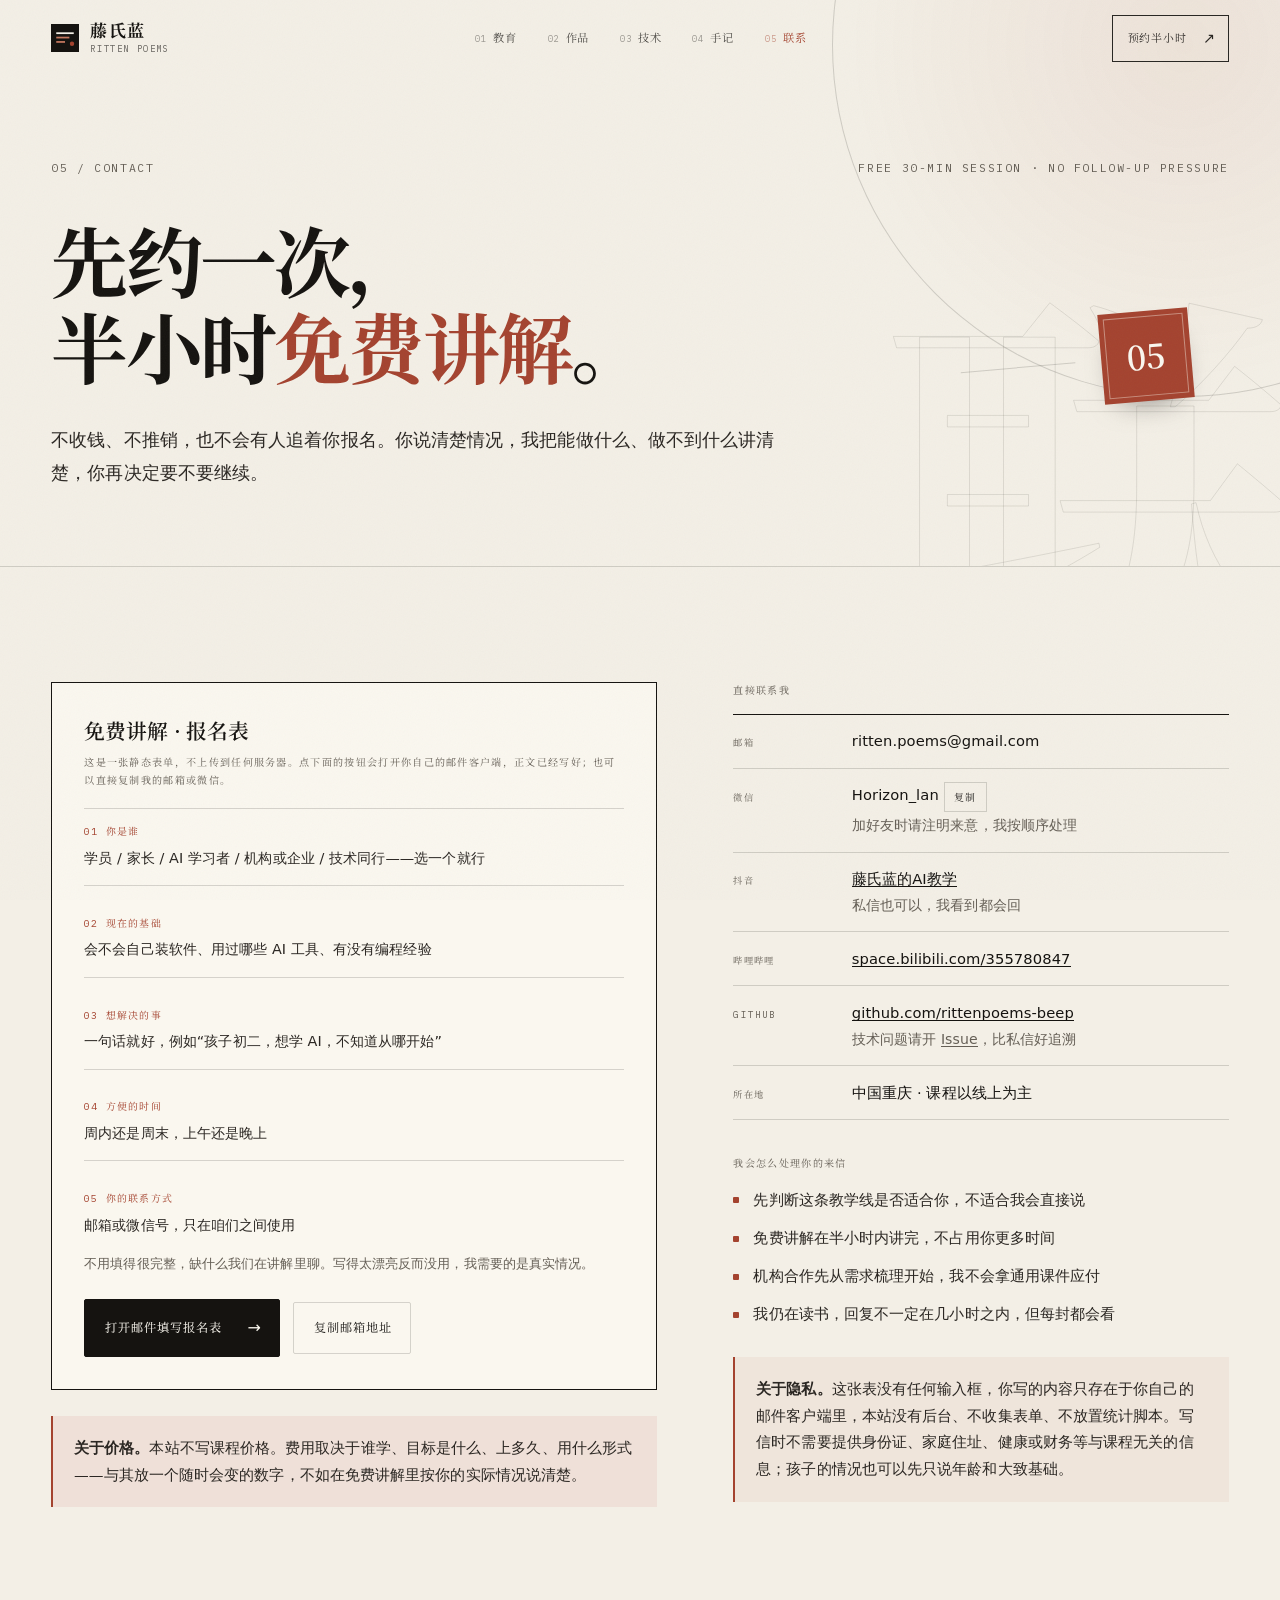
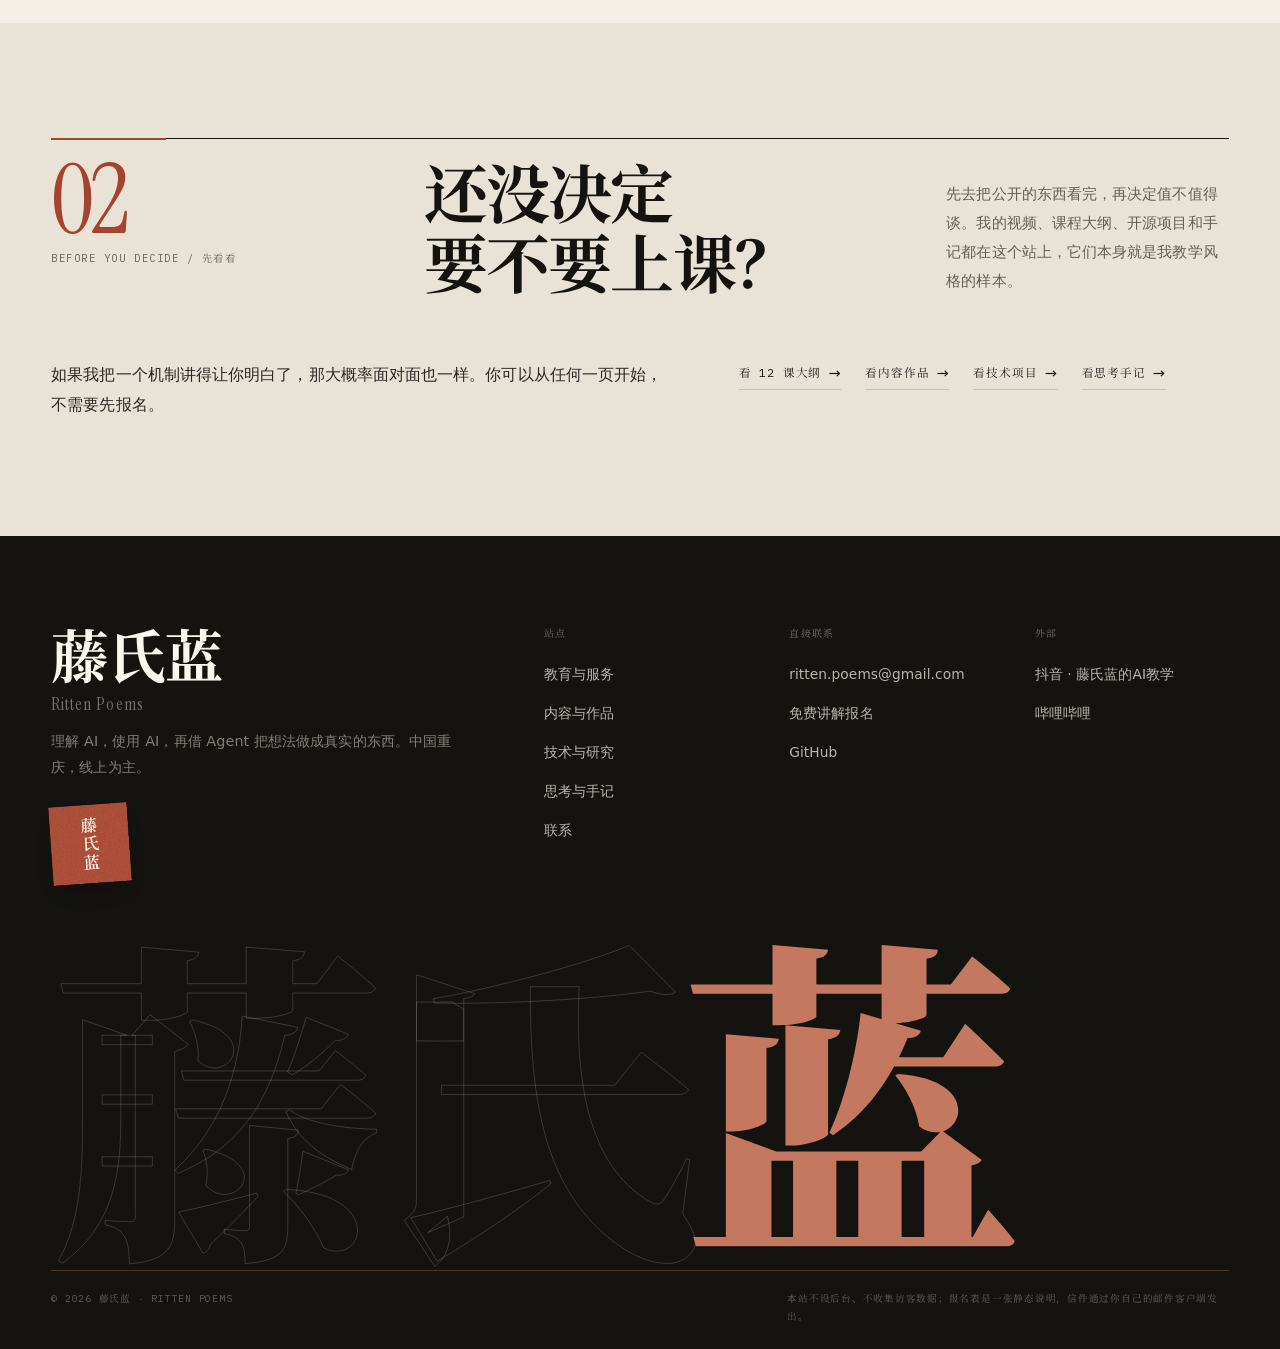
<file: web/contact.html>
<!DOCTYPE html>
<html lang="zh-CN">
<head>
<meta charset="utf-8">
<meta name="viewport" content="width=device-width, initial-scale=1">
<title>联系 · 藤氏蓝</title>
<meta name="description" content="联系藤氏蓝：预约半小时免费讲解（免费、不推销）。AI 课程咨询（成人 / 青少年）、机构与企业培训合作、内容共创与技术交流。邮箱 ritten.poems@gmail.com，微信 Horizon_lan。">
<meta name="theme-color" content="#f3efe6">
<link rel="icon" href="favicon.svg" type="image/svg+xml">
<link rel="stylesheet" href="css/site.css">
<script>document.documentElement.className += " js";</script>
<script src="js/site.js" defer></script>
</head>
<body>
<a class="skip" href="#main">跳到正文</a>
<div class="progress" data-progress aria-hidden="true"></div>

<header class="site-head" data-head>
  <div class="site-head__in">
    <a class="wordmark" href="index.html" aria-label="藤氏蓝 · Ritten Poems 首页">
      <svg class="wordmark__mark" viewBox="0 0 64 64" aria-hidden="true"><rect width="64" height="64" fill="#151310"/><rect x="12" y="19" width="40" height="4" fill="#f3efe6"/><rect x="12" y="29" width="30" height="4" fill="#c4785f"/><rect x="12" y="39" width="20" height="4" fill="#c4785f"/><circle cx="48" cy="45" r="5" fill="#a4432f"/></svg>
      <span class="wordmark__txt"><span class="wordmark__cn">藤氏蓝</span><span class="wordmark__en">Ritten Poems</span></span>
    </a>
    <nav class="nav" aria-label="主导航">
      <a href="teach.html"><i>01</i>教育</a>
      <a href="works.html"><i>02</i>作品</a>
      <a href="tech.html"><i>03</i>技术</a>
      <a href="notes.html"><i>04</i>手记</a>
      <a href="contact.html" aria-current="page"><i>05</i>联系</a>
    </nav>
    <a class="head-cta" href="#free">预约半小时 <span class="arw">↗</span></a>
    <button class="nav__toggle" data-nav-toggle aria-expanded="false" aria-controls="mobile-menu"><span></span><span class="nav__toggle-label">目录</span></button>
  </div>
</header>

<div class="mobile-menu" id="mobile-menu" aria-hidden="true">
  <nav aria-label="移动端导航">
    <a class="mm-link" href="teach.html"><i>01</i>教育与服务</a>
    <a class="mm-link" href="works.html"><i>02</i>内容与作品</a>
    <a class="mm-link" href="tech.html"><i>03</i>技术与研究</a>
    <a class="mm-link" href="notes.html"><i>04</i>思考与手记</a>
    <a class="mm-link" href="contact.html"><i>05</i>联系</a>
  </nav>
  <div class="mobile-menu__foot mono">
    <span>Chongqing, CN</span>
    <a href="#free">预约免费讲解 ↗</a>
  </div>
</div>

<main id="main">

  <section class="page-hero">
    <span class="page-hero__ghost" aria-hidden="true">联</span>
    <span class="page-hero__stamp" aria-hidden="true">05</span>
    <div class="shell page-hero__in">
      <div class="page-hero__meta mono"><span>05 / Contact</span><span>Free 30-min session · No follow-up pressure</span></div>
      <h1>先约一次，<br>半小时<span class="hl">免费讲解</span>。</h1>
      <p class="page-hero__lead">不收钱、不推销，也不会有人追着你报名。你说清楚情况，我把能做什么、做不到什么讲清楚，你再决定要不要继续。</p>
    </div>
  </section>

  <section class="section" id="free">
    <div class="shell">
      <div class="contact-grid">

        <div>
          <div class="reg">
            <p class="reg__head">免费讲解 · 报名表</p>
            <p class="meta">这是一张静态表单，不上传到任何服务器。点下面的按钮会打开你自己的邮件客户端，正文已经写好；也可以直接复制我的邮箱或微信。</p>
            <dl class="reg__list">
              <dt>01 你是谁</dt>
              <dd>学员 / 家长 / AI 学习者 / 机构或企业 / 技术同行——选一个就行</dd>
              <dt>02 现在的基础</dt>
              <dd>会不会自己装软件、用过哪些 AI 工具、有没有编程经验</dd>
              <dt>03 想解决的事</dt>
              <dd>一句话就好，例如“孩子初二，想学 AI，不知道从哪开始”</dd>
              <dt>04 方便的时间</dt>
              <dd>周内还是周末，上午还是晚上</dd>
              <dt>05 你的联系方式</dt>
              <dd>邮箱或微信号，只在咱们之间使用</dd>
            </dl>
            <p class="reg__note">不用填得很完整，缺什么我们在讲解里聊。写得太漂亮反而没用，我需要的是真实情况。</p>
            <p style="display:flex;flex-wrap:wrap;gap:.8rem;align-items:center;margin:1.4rem 0 0">
              <a class="btn" href="mailto:ritten.poems@gmail.com?subject=【免费讲解报名】藤氏蓝&amp;body=你好，我想预约一次半小时免费讲解。%0A%0A01 我是（学员 / 家长 / AI 学习者 / 机构或企业 / 技术同行）：%0A02 现在的基础：%0A03 想解决的事：%0A04 方便的时间：%0A05 我的联系方式：%0A%0A（照上面填几句就行，不用改格式。）">打开邮件填写报名表 <span class="arw">→</span></a>
              <button class="btn btn--ghost" type="button" data-copy="#c-mail">复制邮箱地址</button>
            </p>
          </div>

          <div class="callout callout--seal" style="margin-top:1.6rem">
            <p style="margin:0;font-size:.92rem"><b>关于价格。</b>本站不写课程价格。费用取决于谁学、目标是什么、上多久、用什么形式——与其放一个随时会变的数字，不如在免费讲解里按你的实际情况说清楚。</p>
          </div>
        </div>

        <div>
          <p class="meta" style="margin-bottom:.9rem">直接联系我</p>
          <div class="channels">
            <div class="channel"><span class="meta">邮箱</span><span id="c-mail">ritten.poems@gmail.com</span></div>
            <div class="channel"><span class="meta">微信</span><span><span id="c-wechat">Horizon_lan</span> <button class="btn--mini" type="button" data-copy="#c-wechat">复制</button><br><span style="font-size:.88rem;color:var(--ink-3)">加好友时请注明来意，我按顺序处理</span></span></div>
            <div class="channel"><span class="meta">抖音</span><span><a href="https://www.douyin.com/user/MS4wLjABAAAA21GorSYDQlH0wF6z7R6nnLK7dC2-dkVyIxDOVbX0vnaSavxGAOLrkOw1Rs21O1Dj" target="_blank" rel="noopener">藤氏蓝的AI教学</a><br><span style="font-size:.88rem;color:var(--ink-3)">私信也可以，我看到都会回</span></span></div>
            <div class="channel"><span class="meta">哔哩哔哩</span><span><a href="https://space.bilibili.com/355780847" target="_blank" rel="noopener">space.bilibili.com/355780847</a></span></div>
            <div class="channel"><span class="meta">GitHub</span><span><a href="https://github.com/rittenpoems-beep" target="_blank" rel="noopener">github.com/rittenpoems-beep</a><br><span style="font-size:.88rem;color:var(--ink-3)">技术问题请开 <a href="https://github.com/rittenpoems-beep/varve/issues" target="_blank" rel="noopener">Issue</a>，比私信好追溯</span></span></div>
            <div class="channel"><span class="meta">所在地</span><span>中国重庆 · 课程以线上为主</span></div>
          </div>

          <p class="meta" style="margin:2.2rem 0 .9rem">我会怎么处理你的来信</p>
          <ul class="ticks">
            <li>先判断这条教学线是否适合你，不适合我会直接说</li>
            <li>免费讲解在半小时内讲完，不占用你更多时间</li>
            <li>机构合作先从需求梳理开始，我不会拿通用课件应付</li>
            <li>我仍在读书，回复不一定在几小时之内，但每封都会看</li>
          </ul>

          <div class="callout" style="margin-top:1.8rem">
            <p style="margin:0;font-size:.92rem"><b>关于隐私。</b>这张表没有任何输入框，你写的内容只存在于你自己的邮件客户端里，本站没有后台、不收集表单、不放置统计脚本。写信时不需要提供身份证、家庭住址、健康或财务等与课程无关的信息；孩子的情况也可以先只说年龄和大致基础。</p>
          </div>
        </div>

      </div>
    </div>
  </section>

  <section class="section section--alt">
    <div class="shell">
      <div class="chapter">
        <div class="chapter__idx"><b>02</b>Before you decide / 先看看</div>
        <div class="chapter__main">
          <h2>还没决定<br>要不要上课？</h2>
          <p class="chapter__note">先去把公开的东西看完，再决定值不值得谈。我的视频、课程大纲、开源项目和手记都在这个站上，它们本身就是我教学风格的样本。</p>
        </div>
      </div>
      <div class="split">
        <div class="prose">
          <p>如果我把一个机制讲得让你明白了，那大概率面对面也一样。你可以从任何一页开始，不需要先报名。</p>
        </div>
        <div>
          <div class="link-row" style="margin-top:0">
            <a class="txtlink" href="teach.html#course">看 12 课大纲 <span class="arw">→</span></a>
            <a class="txtlink" href="works.html">看内容作品 <span class="arw">→</span></a>
            <a class="txtlink" href="tech.html">看技术项目 <span class="arw">→</span></a>
            <a class="txtlink" href="notes.html">看思考手记 <span class="arw">→</span></a>
          </div>
        </div>
      </div>
    </div>
  </section>

</main>

<footer class="footer">
  <div class="shell">
    <div class="footer__top">
      <div class="footer__brand">
        <a class="footer__mark" href="index.html">藤氏蓝<span>Ritten Poems</span></a>
        <p>理解 AI，使用 AI，再借 Agent 把想法做成真实的东西。中国重庆，线上为主。</p>
      </div>
      <div>
        <h4>站点</h4>
        <ul>
          <li><a href="teach.html">教育与服务</a></li>
          <li><a href="works.html">内容与作品</a></li>
          <li><a href="tech.html">技术与研究</a></li>
          <li><a href="notes.html">思考与手记</a></li>
          <li><a href="contact.html">联系</a></li>
        </ul>
      </div>
      <div>
        <h4>直接联系</h4>
        <ul>
          <li><a href="mailto:ritten.poems@gmail.com">ritten.poems@gmail.com</a></li>
          <li><a href="#free">免费讲解报名</a></li>
          <li><a href="https://github.com/rittenpoems-beep" target="_blank" rel="noopener">GitHub</a></li>
        </ul>
      </div>
      <div>
        <h4>外部</h4>
        <ul>
          <li><a href="https://www.douyin.com/user/MS4wLjABAAAA21GorSYDQlH0wF6z7R6nnLK7dC2-dkVyIxDOVbX0vnaSavxGAOLrkOw1Rs21O1Dj" target="_blank" rel="noopener">抖音 · 藤氏蓝的AI教学</a></li>
          <li><a href="https://space.bilibili.com/355780847" target="_blank" rel="noopener">哔哩哔哩</a></li>
        </ul>
      </div>
    </div>
    <div class="footer__mega" aria-hidden="true">藤氏<span>蓝</span></div>
    <div class="footer__fine">
      <span>© <span data-year>2026</span> 藤氏蓝 · Ritten Poems</span>
      <span>本站不设后台、不收集访客数据；报名表是一张静态说明，信件通过你自己的邮件客户端发出。</span>
    </div>
  </div>
</footer>
</body>
</html>
</file>
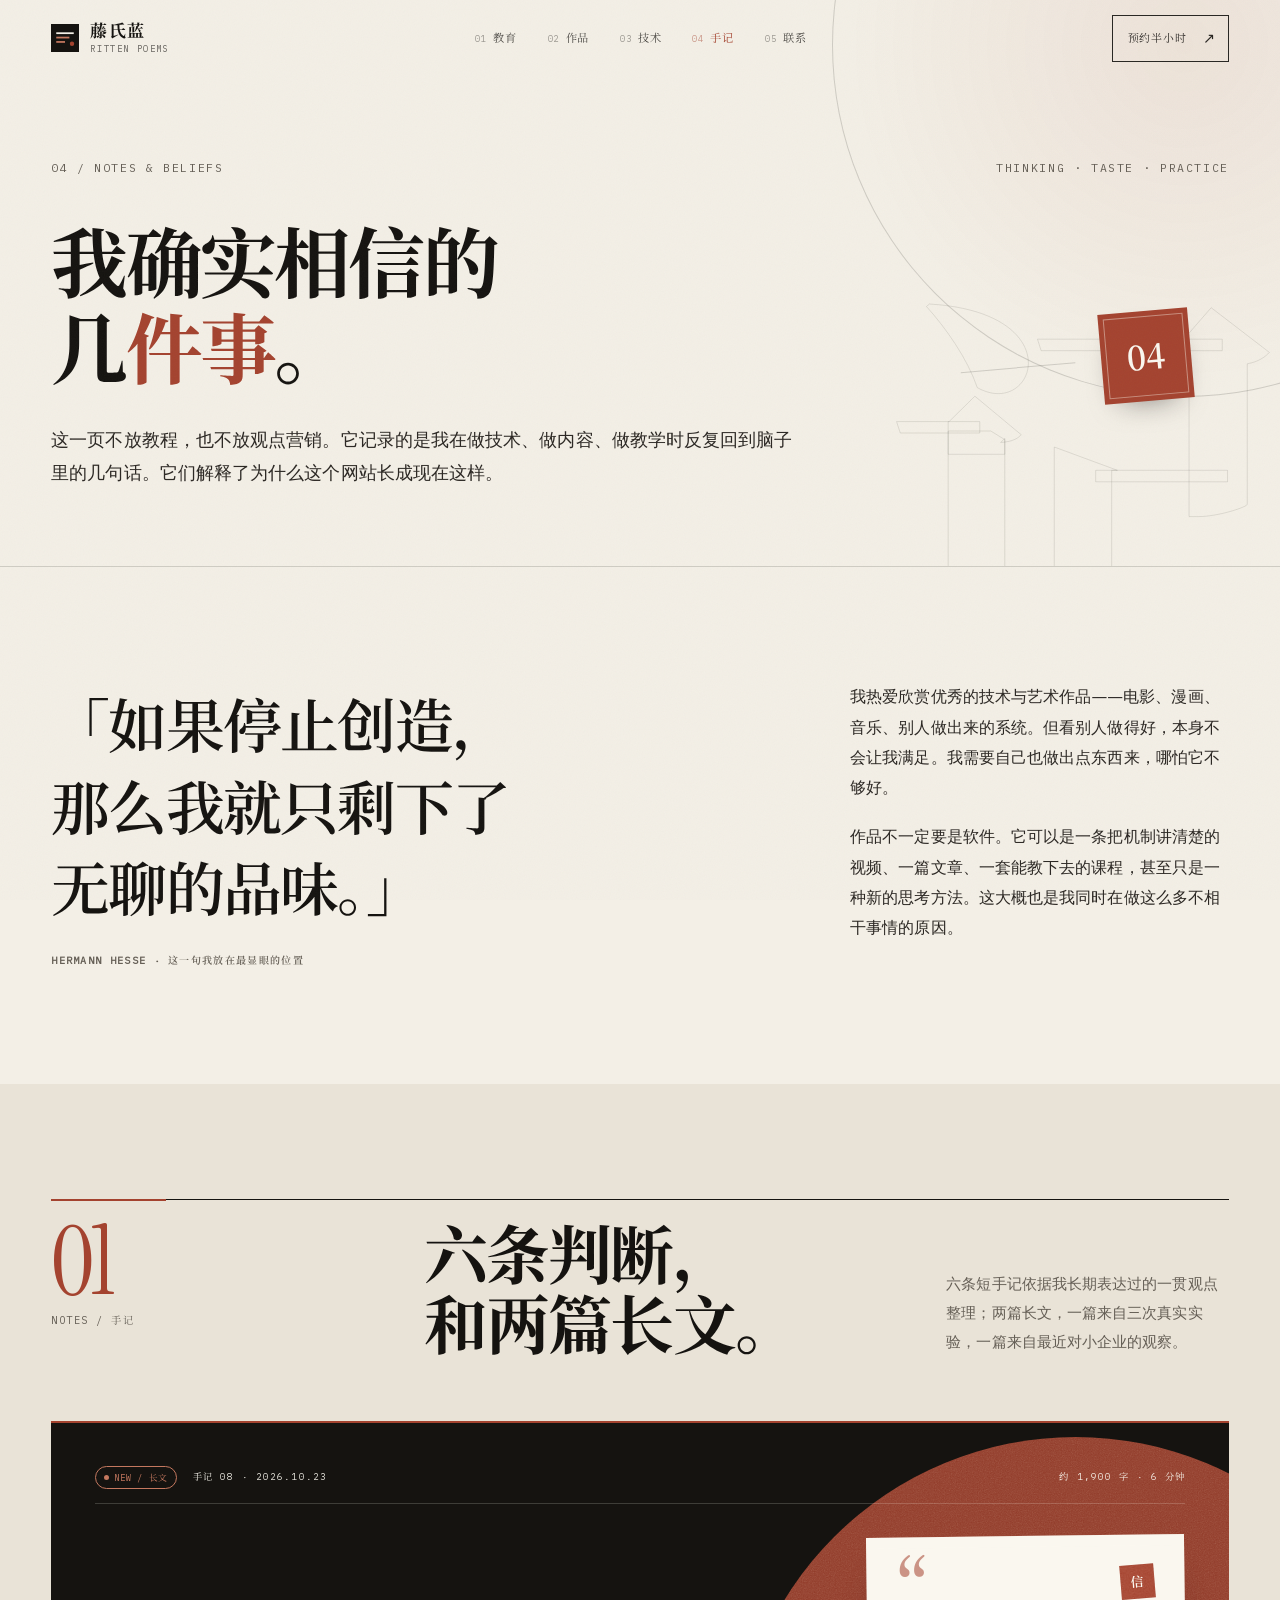
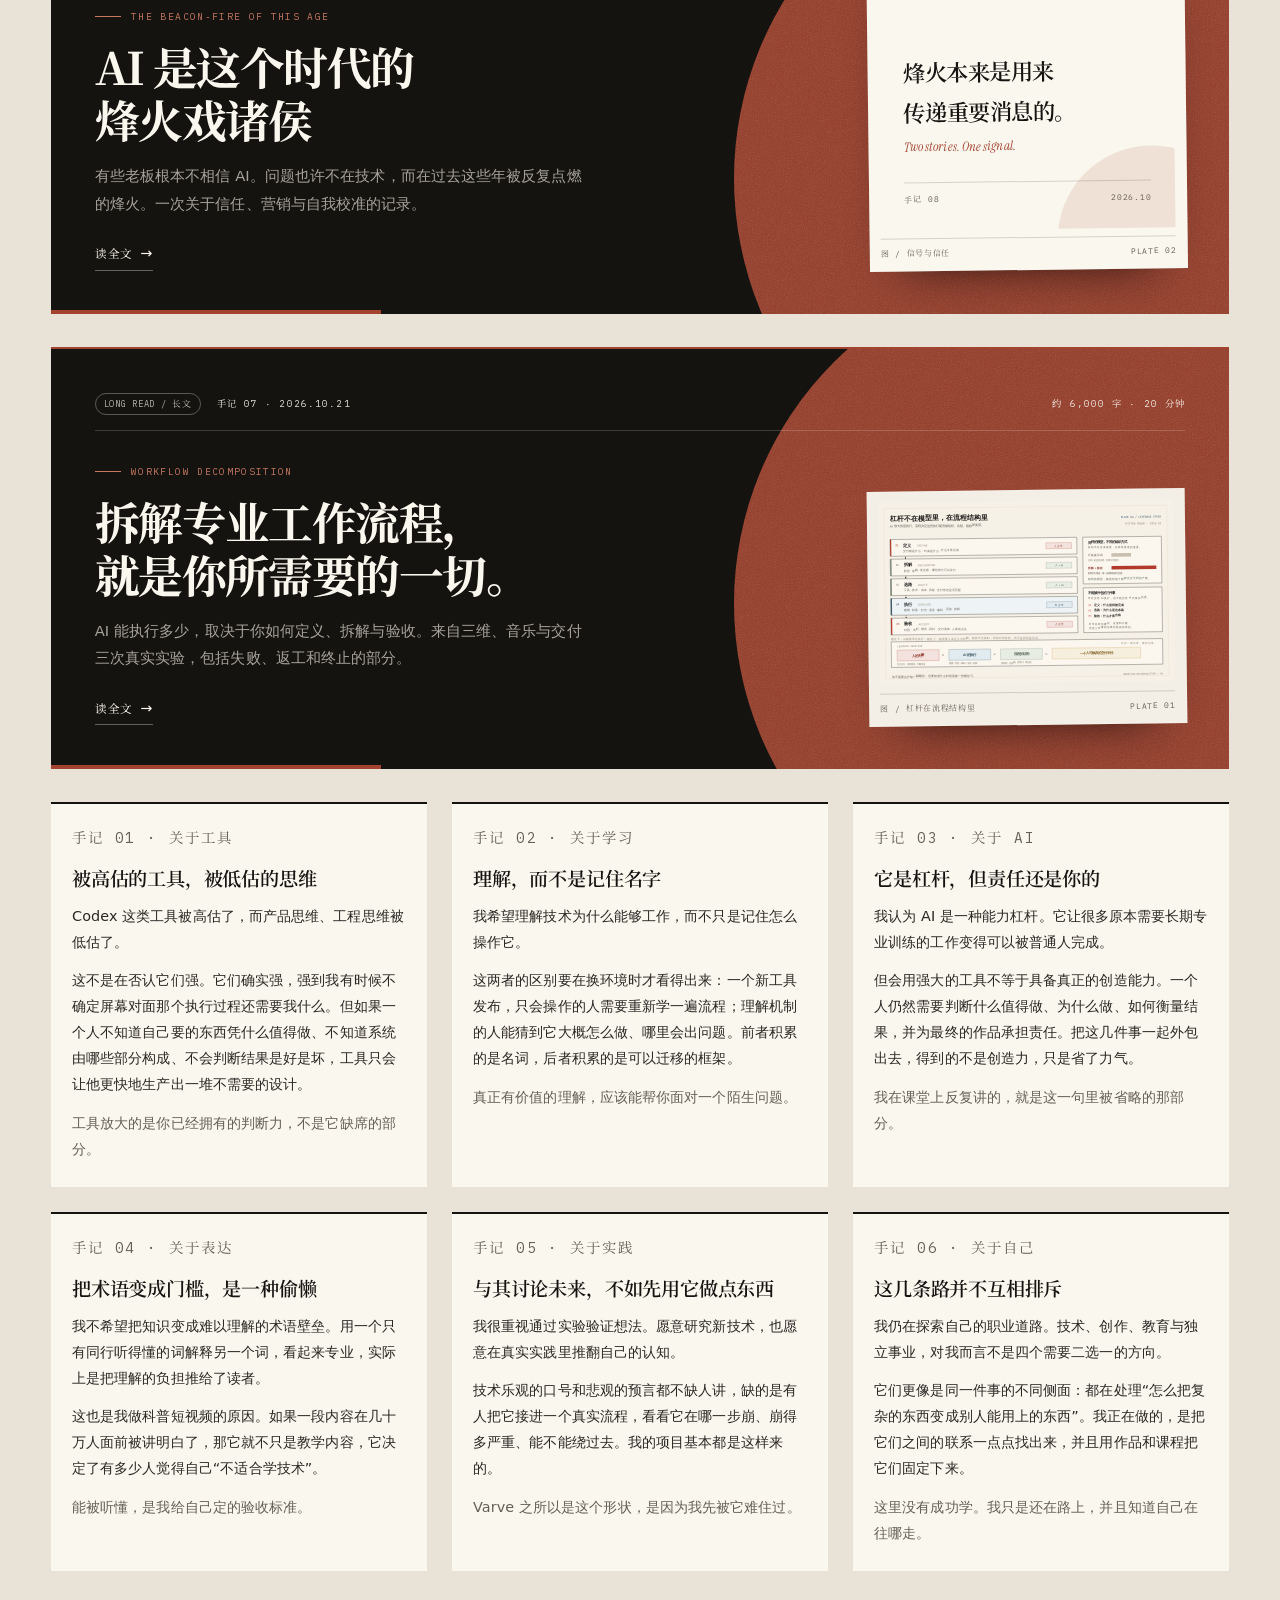
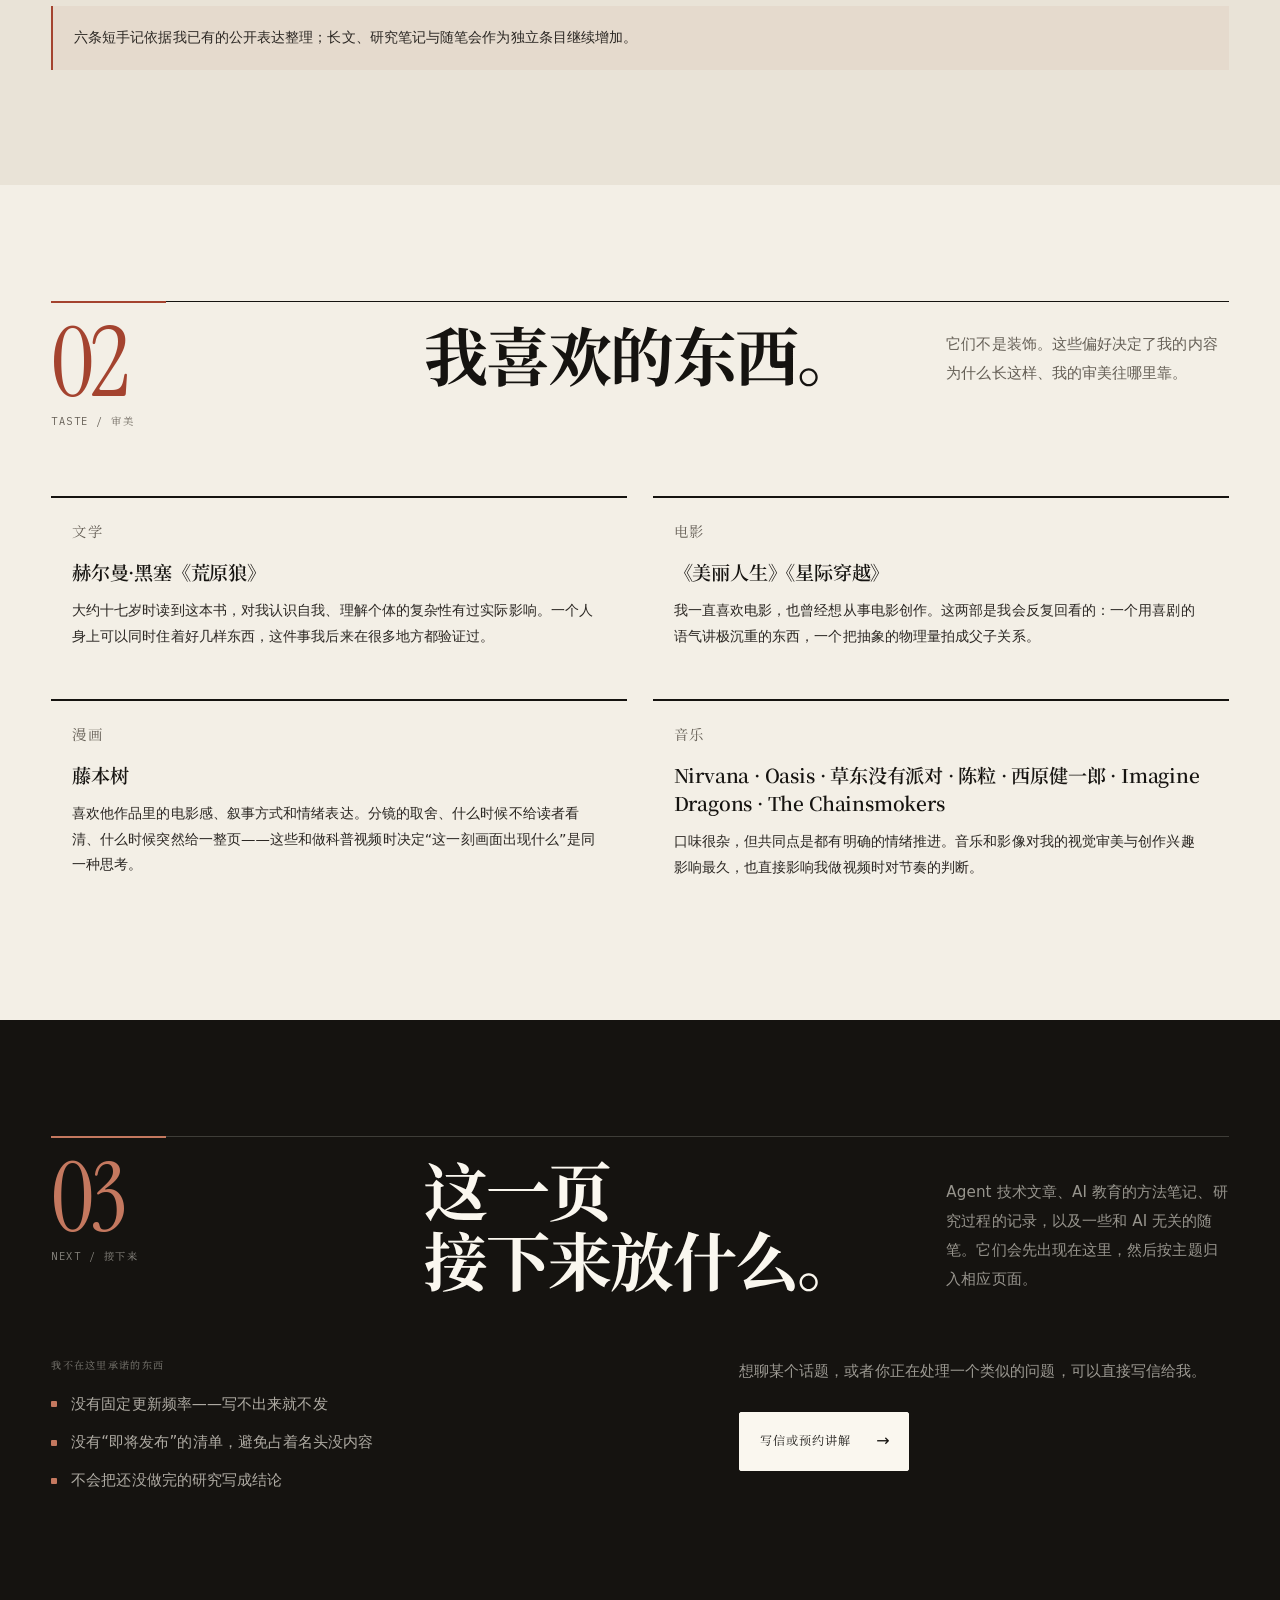
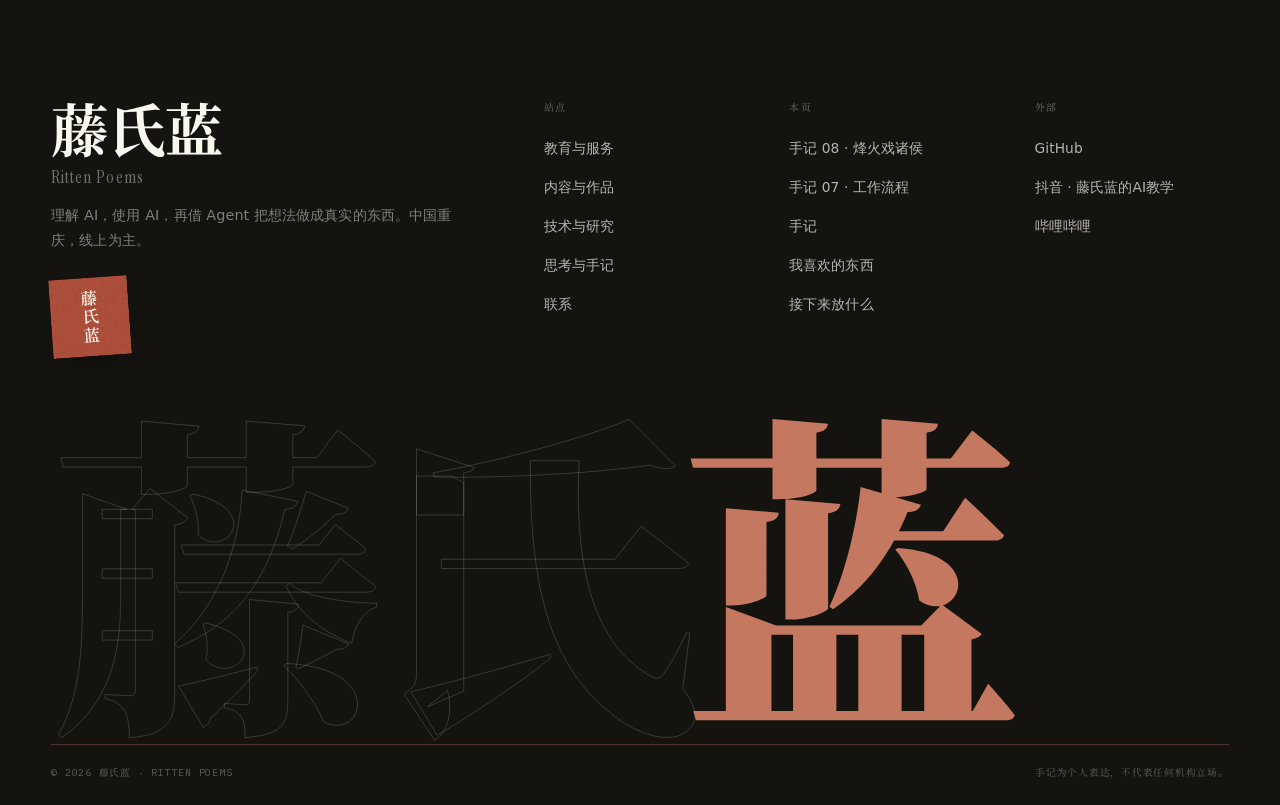
<file: web/notes.html>
<!DOCTYPE html>
<html lang="zh-CN">
<head>
<meta charset="utf-8">
<meta name="viewport" content="width=device-width, initial-scale=1">
<title>思考与手记 · 藤氏蓝</title>
<meta name="description" content="藤氏蓝关于 AI、学习、创造与技术的个人思考，以及两篇手记长文：《AI 是这个时代的烽火戏诸侯》与《拆解专业工作流程，就是你所需要的一切》。">
<meta name="theme-color" content="#f3efe6">
<link rel="icon" href="favicon.svg" type="image/svg+xml">
<link rel="stylesheet" href="css/site.css">
<link rel="stylesheet" href="css/longform.css">
<script>document.documentElement.className += " js";</script>
<script src="js/site.js" defer></script>
</head>
<body>
<a class="skip" href="#main">跳到正文</a>
<div class="progress" data-progress aria-hidden="true"></div>

<header class="site-head" data-head>
  <div class="site-head__in">
    <a class="wordmark" href="index.html" aria-label="藤氏蓝 · Ritten Poems 首页">
      <svg class="wordmark__mark" viewBox="0 0 64 64" aria-hidden="true"><rect width="64" height="64" fill="#151310"/><rect x="12" y="19" width="40" height="4" fill="#f3efe6"/><rect x="12" y="29" width="30" height="4" fill="#c4785f"/><rect x="12" y="39" width="20" height="4" fill="#c4785f"/><circle cx="48" cy="45" r="5" fill="#a4432f"/></svg>
      <span class="wordmark__txt"><span class="wordmark__cn">藤氏蓝</span><span class="wordmark__en">Ritten Poems</span></span>
    </a>
    <nav class="nav" aria-label="主导航">
      <a href="teach.html"><i>01</i>教育</a>
      <a href="works.html"><i>02</i>作品</a>
      <a href="tech.html"><i>03</i>技术</a>
      <a href="notes.html" aria-current="page"><i>04</i>手记</a>
      <a href="contact.html"><i>05</i>联系</a>
    </nav>
    <a class="head-cta" href="contact.html#free">预约半小时 <span class="arw">↗</span></a>
    <button class="nav__toggle" data-nav-toggle aria-expanded="false" aria-controls="mobile-menu"><span></span><span class="nav__toggle-label">目录</span></button>
  </div>
</header>

<div class="mobile-menu" id="mobile-menu" aria-hidden="true">
  <nav aria-label="移动端导航">
    <a class="mm-link" href="teach.html"><i>01</i>教育与服务</a>
    <a class="mm-link" href="works.html"><i>02</i>内容与作品</a>
    <a class="mm-link" href="tech.html"><i>03</i>技术与研究</a>
    <a class="mm-link" href="notes.html"><i>04</i>思考与手记</a>
    <a class="mm-link" href="contact.html"><i>05</i>联系</a>
  </nav>
  <div class="mobile-menu__foot mono">
    <span>Chongqing, CN</span>
    <a href="contact.html#free">预约免费讲解 ↗</a>
  </div>
</div>

<main id="main">

  <section class="page-hero">
    <span class="page-hero__ghost" aria-hidden="true">记</span>
    <span class="page-hero__stamp" aria-hidden="true">04</span>
    <div class="shell page-hero__in">
      <div class="page-hero__meta mono"><span>04 / Notes &amp; Beliefs</span><span>Thinking · Taste · Practice</span></div>
      <h1>我确实相信的<br>几<span class="hl">件事</span>。</h1>
      <p class="page-hero__lead">这一页不放教程，也不放观点营销。它记录的是我在做技术、做内容、做教学时反复回到脑子里的几句话。它们解释了为什么这个网站长成现在这样。</p>
    </div>
  </section>

  <section class="section">
    <div class="shell">
      <div class="split split--wide">
        <blockquote class="pull" data-reveal>「如果停止创造，<br>那么我就只剩下了<br>无聊的品味。」<span class="meta" style="display:block;margin-top:1.6rem">Hermann Hesse · 这一句我放在最显眼的位置</span></blockquote>
        <div class="prose" data-reveal>
          <p>我热爱欣赏优秀的技术与艺术作品——电影、漫画、音乐、别人做出来的系统。但看别人做得好，本身不会让我满足。我需要自己也做出点东西来，哪怕它不够好。</p>
          <p>作品不一定要是软件。它可以是一条把机制讲清楚的视频、一篇文章、一套能教下去的课程，甚至只是一种新的思考方法。这大概也是我同时在做这么多不相干事情的原因。</p>
        </div>
      </div>
    </div>
  </section>

  <section class="section section--alt" id="entries">
    <div class="shell">
      <div class="chapter">
        <div class="chapter__idx"><b>01</b>Notes / 手记</div>
        <div class="chapter__main">
          <h2>六条判断，<br>和两篇长文。</h2>
          <p class="chapter__note">六条短手记依据我长期表达过的一贯观点整理；两篇长文，一篇来自三次真实实验，一篇来自最近对小企业的观察。</p>
        </div>
      </div>

      <a class="feature-note" href="notes/ai-beacon.html" data-reveal>
        <div class="feature-note__meta">
          <span class="pill pill--live">New / 长文</span>
          <span>手记 08 · 2026.10.23</span>
          <span>约 1,900 字 · 6 分钟</span>
        </div>
        <div class="feature-note__grid">
          <div>
            <p class="feature-note__eyebrow">The Beacon-Fire of This Age</p>
            <h3>AI 是这个时代的<br>烽火戏诸侯</h3>
            <p class="feature-note__desc">有些老板根本不相信 AI。问题也许不在技术，而在过去这些年被反复点燃的烽火。一次关于信任、营销与自我校准的记录。</p>
            <span class="txtlink">读全文 <span class="arw">→</span></span>
          </div>
          <figure class="feature-note__plate feature-note__plate--quote">
            <div class="quote-plate">
              <span class="quote-plate__mark" aria-hidden="true">“</span>
              <span class="quote-plate__seal" aria-hidden="true">信</span>
              <div>
                <p class="quote-plate__cn">烽火本来是用来<br>传递重要消息的。</p>
                <p class="quote-plate__en">Two stories. One signal.</p>
              </div>
              <div class="quote-plate__foot"><span>手记 08</span><span>2026.10</span></div>
            </div>
            <figcaption><span>图 / 信号与信任</span><span>Plate 02</span></figcaption>
          </figure>
        </div>
      </a>

      <a class="feature-note" href="notes/workflow-decomposition.html" data-reveal>
        <div class="feature-note__meta">
          <span class="pill">Long Read / 长文</span>
          <span>手记 07 · 2026.10.21</span>
          <span>约 6,000 字 · 20 分钟</span>
        </div>
        <div class="feature-note__grid">
          <div>
            <p class="feature-note__eyebrow">Workflow Decomposition</p>
            <h3>拆解专业工作流程，<br>就是你所需要的一切。</h3>
            <p class="feature-note__desc">AI 能执行多少，取决于你如何定义、拆解与验收。来自三维、音乐与交付三次真实实验，包括失败、返工和终止的部分。</p>
            <span class="txtlink">读全文 <span class="arw">→</span></span>
          </div>
          <figure class="feature-note__plate">
            <img src="assets/diagrams/leverage-stack.svg" alt="工作流的五层结构：定义、拆解、选路、执行、验收，以及人的判断、AI 的执行与流程结构相乘。" loading="lazy">
            <figcaption><span>图 / 杠杆在流程结构里</span><span>Plate 01</span></figcaption>
          </figure>
        </div>
      </a>

      <div class="notes-grid" data-reveal-group>
        <article class="note-card" data-reveal>
          <p class="meta">手记 01 · 关于工具</p>
          <h3>被高估的工具，被低估的思维</h3>
          <p>Codex 这类工具被高估了，而产品思维、工程思维被低估了。</p>
          <p>这不是在否认它们强。它们确实强，强到我有时候不确定屏幕对面那个执行过程还需要我什么。但如果一个人不知道自己要的东西凭什么值得做、不知道系统由哪些部分构成、不会判断结果是好是坏，工具只会让他更快地生产出一堆不需要的设计。</p>
          <p style="margin:0;color:var(--ink-3);font-size:.9rem">工具放大的是你已经拥有的判断力，不是它缺席的部分。</p>
        </article>

        <article class="note-card" data-reveal>
          <p class="meta">手记 02 · 关于学习</p>
          <h3>理解，而不是记住名字</h3>
          <p>我希望理解技术为什么能够工作，而不只是记住怎么操作它。</p>
          <p>这两者的区别要在换环境时才看得出来：一个新工具发布，只会操作的人需要重新学一遍流程；理解机制的人能猜到它大概怎么做、哪里会出问题。前者积累的是名词，后者积累的是可以迁移的框架。</p>
          <p style="margin:0;color:var(--ink-3);font-size:.9rem">真正有价值的理解，应该能帮你面对一个陌生问题。</p>
        </article>

        <article class="note-card" data-reveal>
          <p class="meta">手记 03 · 关于 AI</p>
          <h3>它是杠杆，但责任还是你的</h3>
          <p>我认为 AI 是一种能力杠杆。它让很多原本需要长期专业训练的工作变得可以被普通人完成。</p>
          <p>但会用强大的工具不等于具备真正的创造能力。一个人仍然需要判断什么值得做、为什么做、如何衡量结果，并为最终的作品承担责任。把这几件事一起外包出去，得到的不是创造力，只是省了力气。</p>
          <p style="margin:0;color:var(--ink-3);font-size:.9rem">我在课堂上反复讲的，就是这一句里被省略的那部分。</p>
        </article>

        <article class="note-card" data-reveal>
          <p class="meta">手记 04 · 关于表达</p>
          <h3>把术语变成门槛，是一种偷懒</h3>
          <p>我不希望把知识变成难以理解的术语壁垒。用一个只有同行听得懂的词解释另一个词，看起来专业，实际上是把理解的负担推给了读者。</p>
          <p>这也是我做科普短视频的原因。如果一段内容在几十万人面前被讲明白了，那它就不只是教学内容，它决定了有多少人觉得自己“不适合学技术”。</p>
          <p style="margin:0;color:var(--ink-3);font-size:.9rem">能被听懂，是我给自己定的验收标准。</p>
        </article>

        <article class="note-card" data-reveal>
          <p class="meta">手记 05 · 关于实践</p>
          <h3>与其讨论未来，不如先用它做点东西</h3>
          <p>我很重视通过实验验证想法。愿意研究新技术，也愿意在真实实践里推翻自己的认知。</p>
          <p>技术乐观的口号和悲观的预言都不缺人讲，缺的是有人把它接进一个真实流程，看看它在哪一步崩、崩得多严重、能不能绕过去。我的项目基本都是这样来的。</p>
          <p style="margin:0;color:var(--ink-3);font-size:.9rem">Varve 之所以是这个形状，是因为我先被它难住过。</p>
        </article>

        <article class="note-card" data-reveal>
          <p class="meta">手记 06 · 关于自己</p>
          <h3>这几条路并不互相排斥</h3>
          <p>我仍在探索自己的职业道路。技术、创作、教育与独立事业，对我而言不是四个需要二选一的方向。</p>
          <p>它们更像是同一件事的不同侧面：都在处理“怎么把复杂的东西变成别人能用上的东西”。我正在做的，是把它们之间的联系一点点找出来，并且用作品和课程把它们固定下来。</p>
          <p style="margin:0;color:var(--ink-3);font-size:.9rem">这里没有成功学。我只是还在路上，并且知道自己在往哪走。</p>
        </article>
      </div>

      <div class="callout" style="margin-top:2.2rem">六条短手记依据我已有的公开表达整理；长文、研究笔记与随笔会作为独立条目继续增加。</div>
    </div>
  </section>

  <section class="section" id="taste">
    <div class="shell">
      <div class="chapter">
        <div class="chapter__idx"><b>02</b>Taste / 审美</div>
        <div class="chapter__main">
          <h2>我喜欢的东西。</h2>
          <p class="chapter__note">它们不是装饰。这些偏好决定了我的内容为什么长这样、我的审美往哪里靠。</p>
        </div>
      </div>
      <div class="notes-grid notes-grid--2" data-reveal-group>
        <div class="note-card" data-reveal>
          <p class="meta">文学</p>
          <h3>赫尔曼·黑塞《荒原狼》</h3>
          <p style="margin:0">大约十七岁时读到这本书，对我认识自我、理解个体的复杂性有过实际影响。一个人身上可以同时住着好几样东西，这件事我后来在很多地方都验证过。</p>
        </div>
        <div class="note-card" data-reveal>
          <p class="meta">电影</p>
          <h3>《美丽人生》《星际穿越》</h3>
          <p style="margin:0">我一直喜欢电影，也曾经想从事电影创作。这两部是我会反复回看的：一个用喜剧的语气讲极沉重的东西，一个把抽象的物理量拍成父子关系。</p>
        </div>
        <div class="note-card" data-reveal>
          <p class="meta">漫画</p>
          <h3>藤本树</h3>
          <p style="margin:0">喜欢他作品里的电影感、叙事方式和情绪表达。分镜的取舍、什么时候不给读者看清、什么时候突然给一整页——这些和做科普视频时决定“这一刻画面出现什么”是同一种思考。</p>
        </div>
        <div class="note-card" data-reveal>
          <p class="meta">音乐</p>
          <h3>Nirvana · Oasis · 草东没有派对 · 陈粒 · 西原健一郎 · Imagine Dragons · The Chainsmokers</h3>
          <p style="margin:0">口味很杂，但共同点是都有明确的情绪推进。音乐和影像对我的视觉审美与创作兴趣影响最久，也直接影响我做视频时对节奏的判断。</p>
        </div>
      </div>
    </div>
  </section>

  <section class="section section--ink" id="next">
    <div class="shell">
      <div class="chapter">
        <div class="chapter__idx"><b>03</b>Next / 接下来</div>
        <div class="chapter__main">
          <h2>这一页<br>接下来放什么。</h2>
          <p class="chapter__note">Agent 技术文章、AI 教育的方法笔记、研究过程的记录，以及一些和 AI 无关的随笔。它们会先出现在这里，然后按主题归入相应页面。</p>
        </div>
      </div>
      <div class="split">
        <div>
          <p class="meta" style="margin-bottom:1rem">我不在这里承诺的东西</p>
          <ul class="ticks">
            <li>没有固定更新频率——写不出来就不发</li>
            <li>没有“即将发布”的清单，避免占着名头没内容</li>
            <li>不会把还没做完的研究写成结论</li>
          </ul>
        </div>
        <div>
          <p style="color:rgba(247,243,233,.6);font-size:.95rem;line-height:1.9;margin:0 0 1.6rem">想聊某个话题，或者你正在处理一个类似的问题，可以直接写信给我。</p>
          <a class="btn btn--light" href="contact.html">写信或预约讲解 <span class="arw">→</span></a>
        </div>
      </div>
    </div>
  </section>

</main>

<footer class="footer">
  <div class="shell">
    <div class="footer__top">
      <div class="footer__brand">
        <a class="footer__mark" href="index.html">藤氏蓝<span>Ritten Poems</span></a>
        <p>理解 AI，使用 AI，再借 Agent 把想法做成真实的东西。中国重庆，线上为主。</p>
      </div>
      <div>
        <h4>站点</h4>
        <ul>
          <li><a href="teach.html">教育与服务</a></li>
          <li><a href="works.html">内容与作品</a></li>
          <li><a href="tech.html">技术与研究</a></li>
          <li><a href="notes.html">思考与手记</a></li>
          <li><a href="contact.html">联系</a></li>
        </ul>
      </div>
      <div>
        <h4>本页</h4>
        <ul>
          <li><a href="notes/ai-beacon.html">手记 08 · 烽火戏诸侯</a></li>
          <li><a href="notes/workflow-decomposition.html">手记 07 · 工作流程</a></li>
          <li><a href="#entries">手记</a></li>
          <li><a href="#taste">我喜欢的东西</a></li>
          <li><a href="#next">接下来放什么</a></li>
        </ul>
      </div>
      <div>
        <h4>外部</h4>
        <ul>
          <li><a href="https://github.com/rittenpoems-beep" target="_blank" rel="noopener">GitHub</a></li>
          <li><a href="https://www.douyin.com/user/MS4wLjABAAAA21GorSYDQlH0wF6z7R6nnLK7dC2-dkVyIxDOVbX0vnaSavxGAOLrkOw1Rs21O1Dj" target="_blank" rel="noopener">抖音 · 藤氏蓝的AI教学</a></li>
          <li><a href="https://space.bilibili.com/355780847" target="_blank" rel="noopener">哔哩哔哩</a></li>
        </ul>
      </div>
    </div>
    <div class="footer__mega" aria-hidden="true">藤氏<span>蓝</span></div>
    <div class="footer__fine">
      <span>© <span data-year>2026</span> 藤氏蓝 · Ritten Poems</span>
      <span>手记为个人表达，不代表任何机构立场。</span>
    </div>
  </div>
</footer>
</body>
</html>
</file>
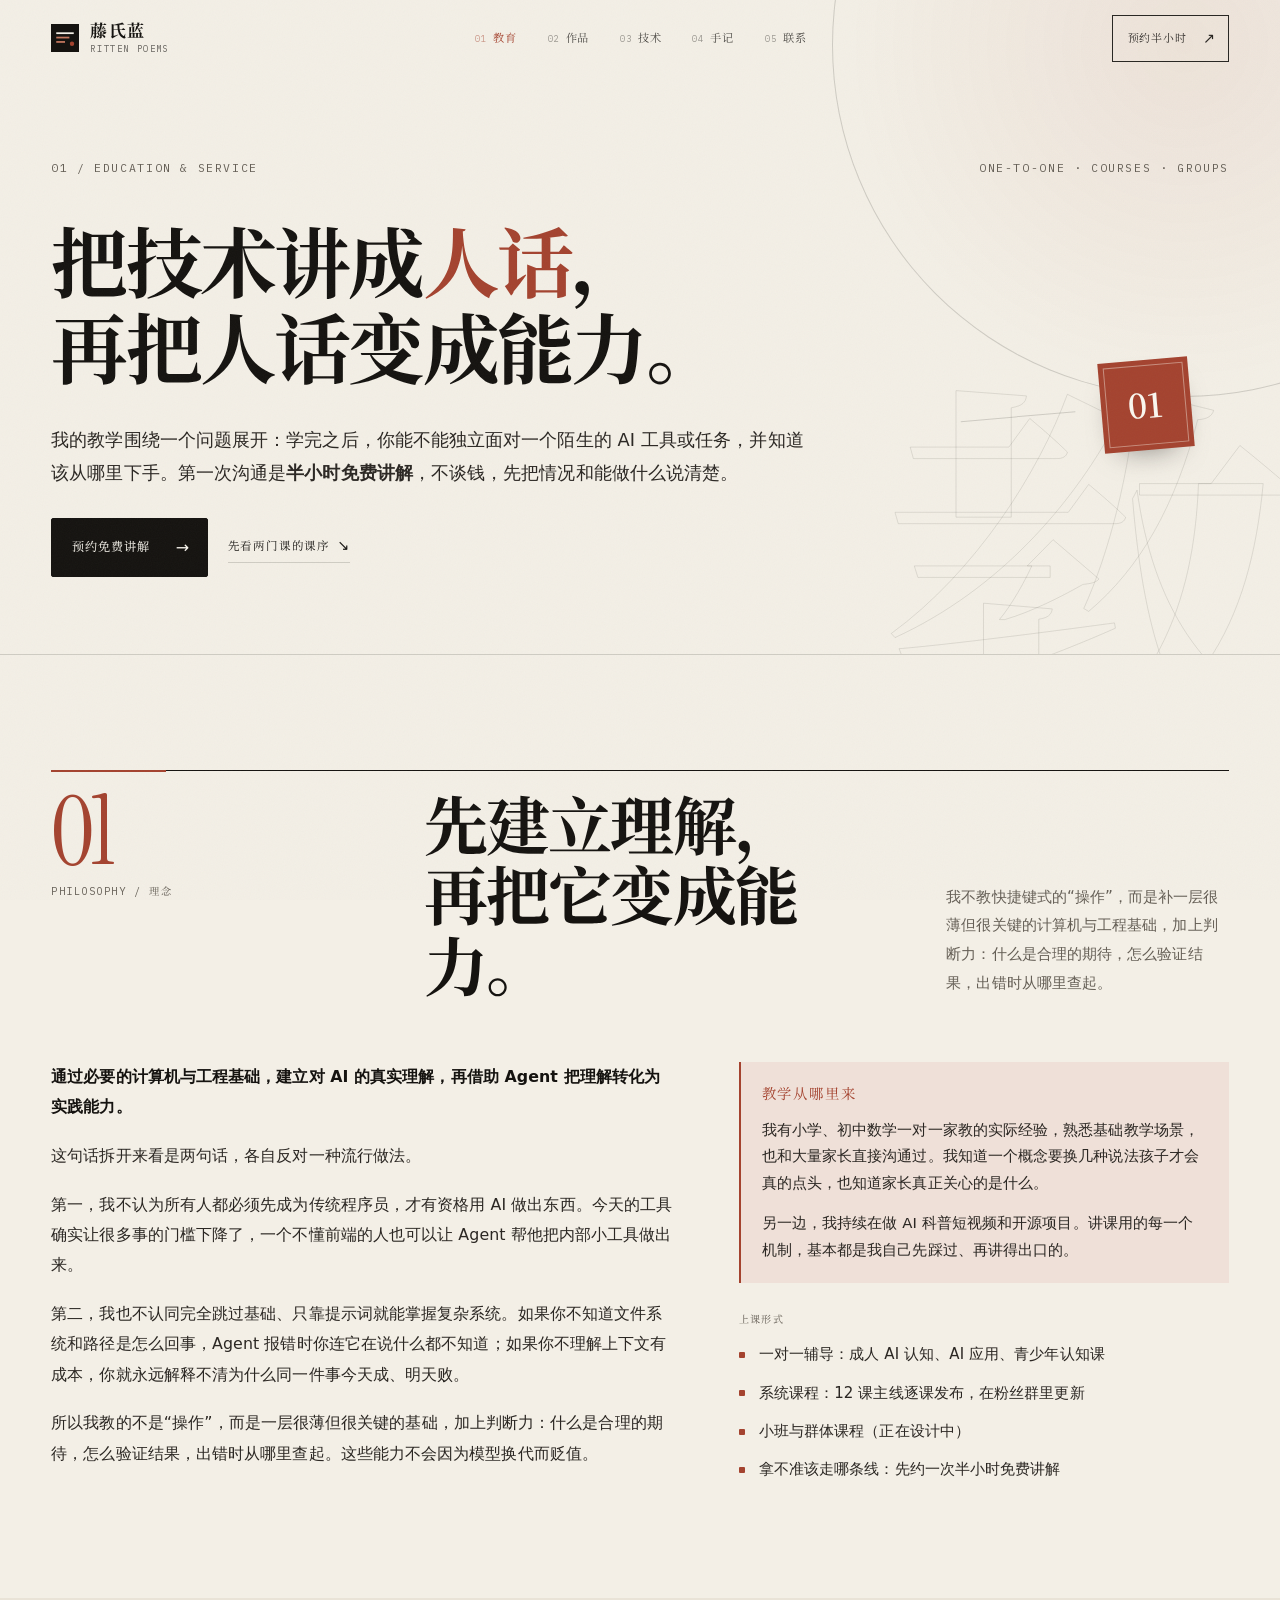
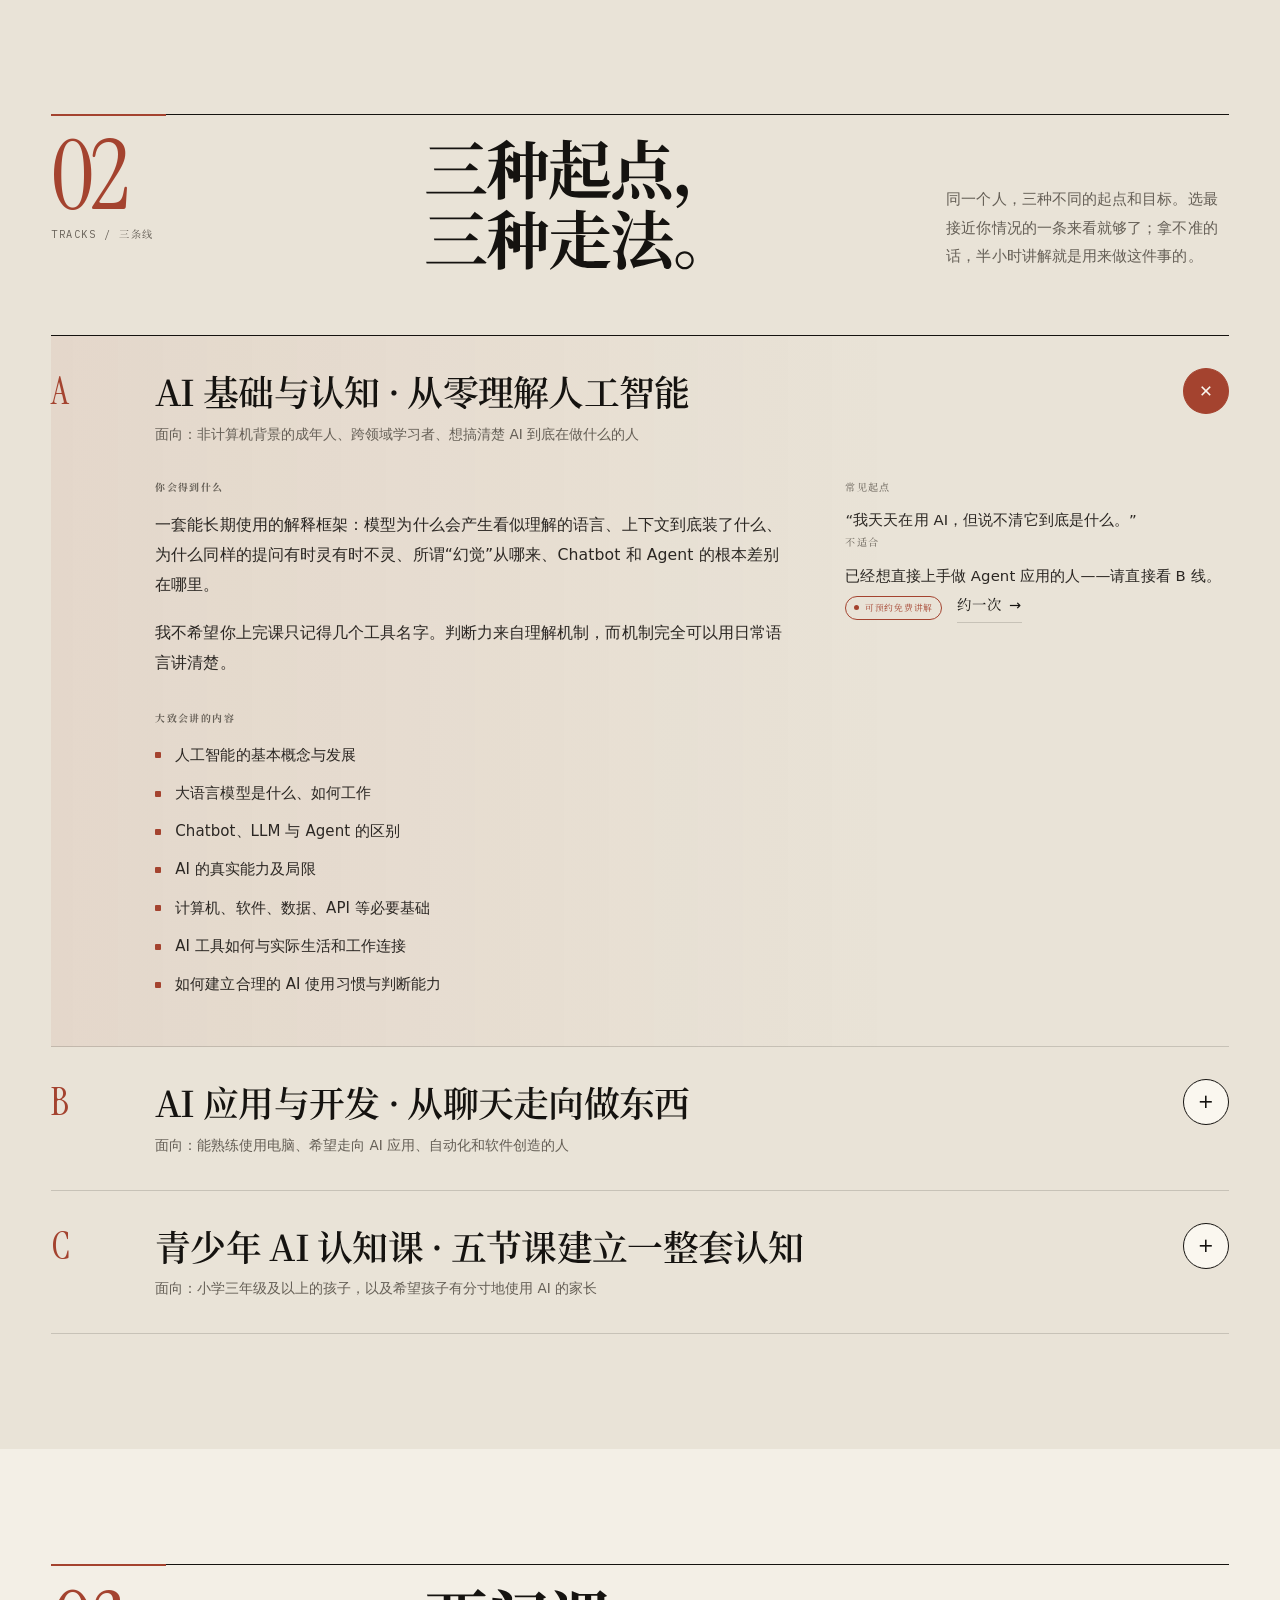
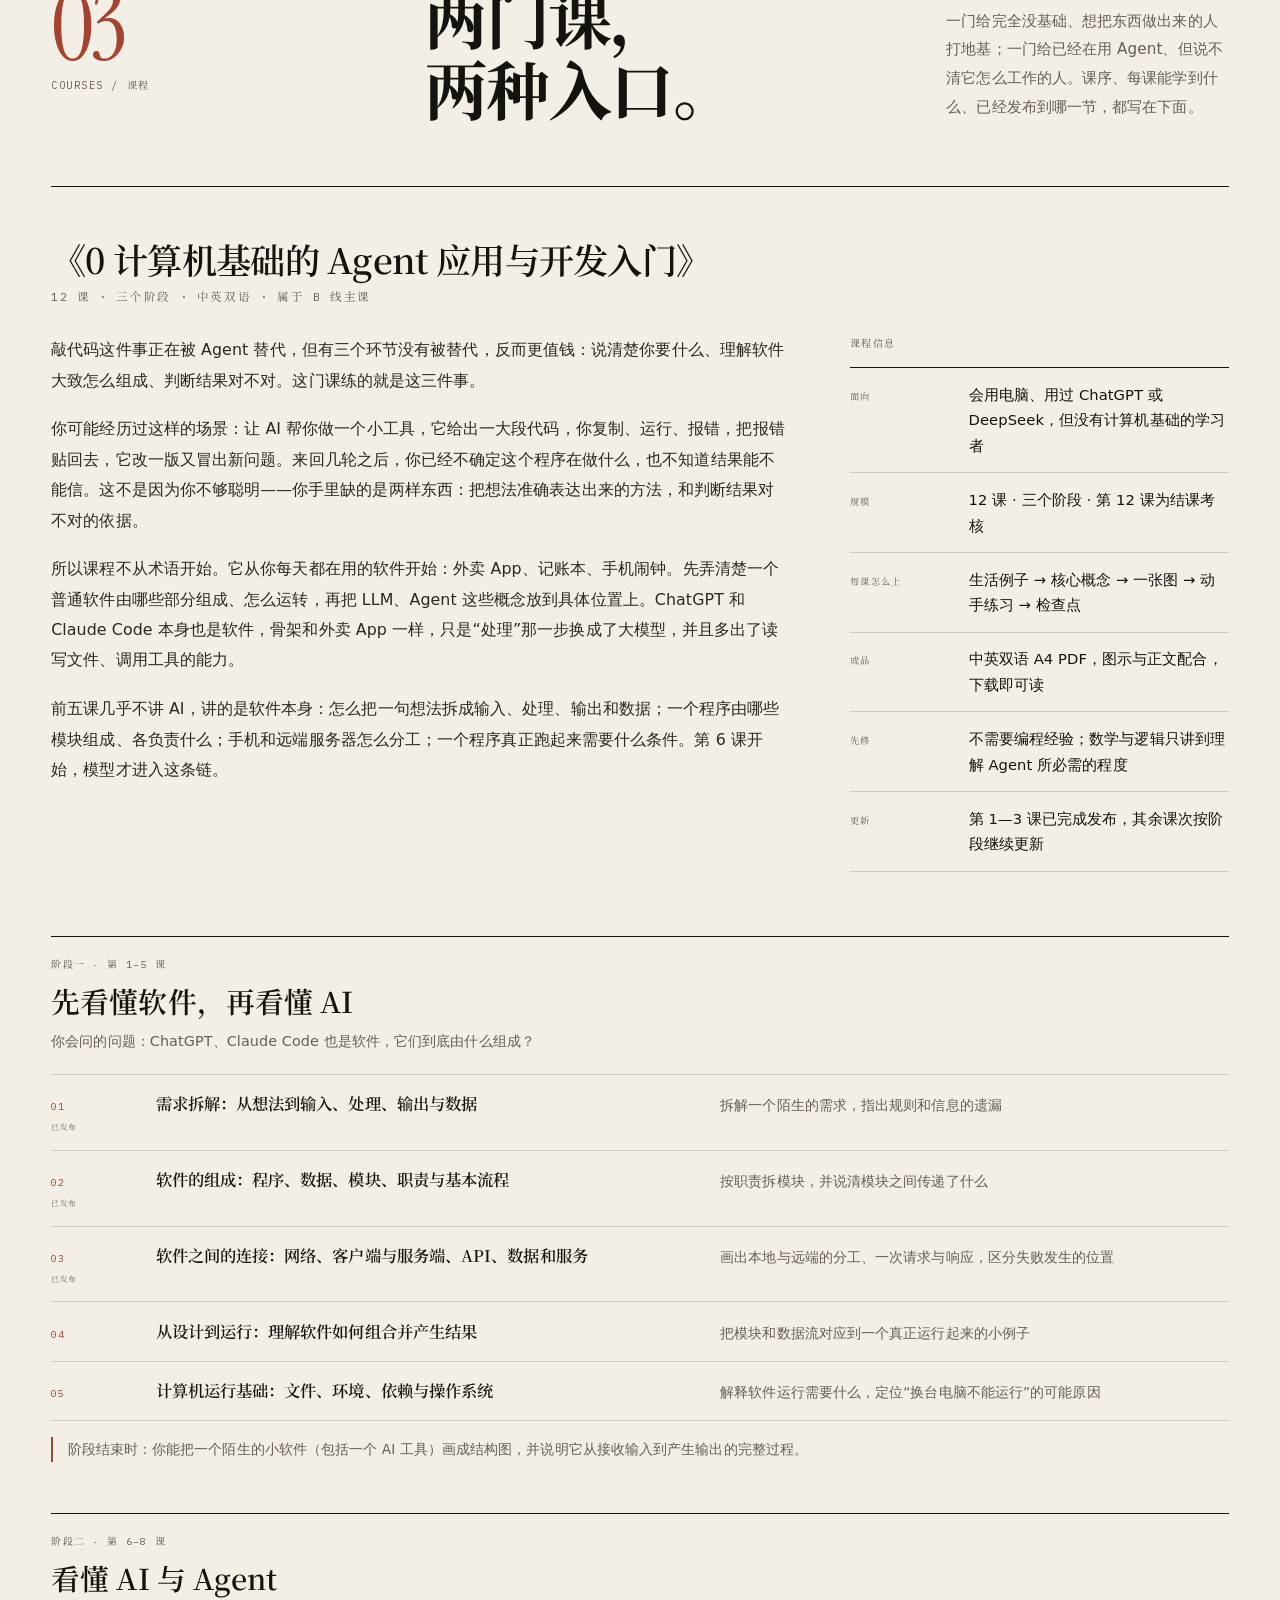
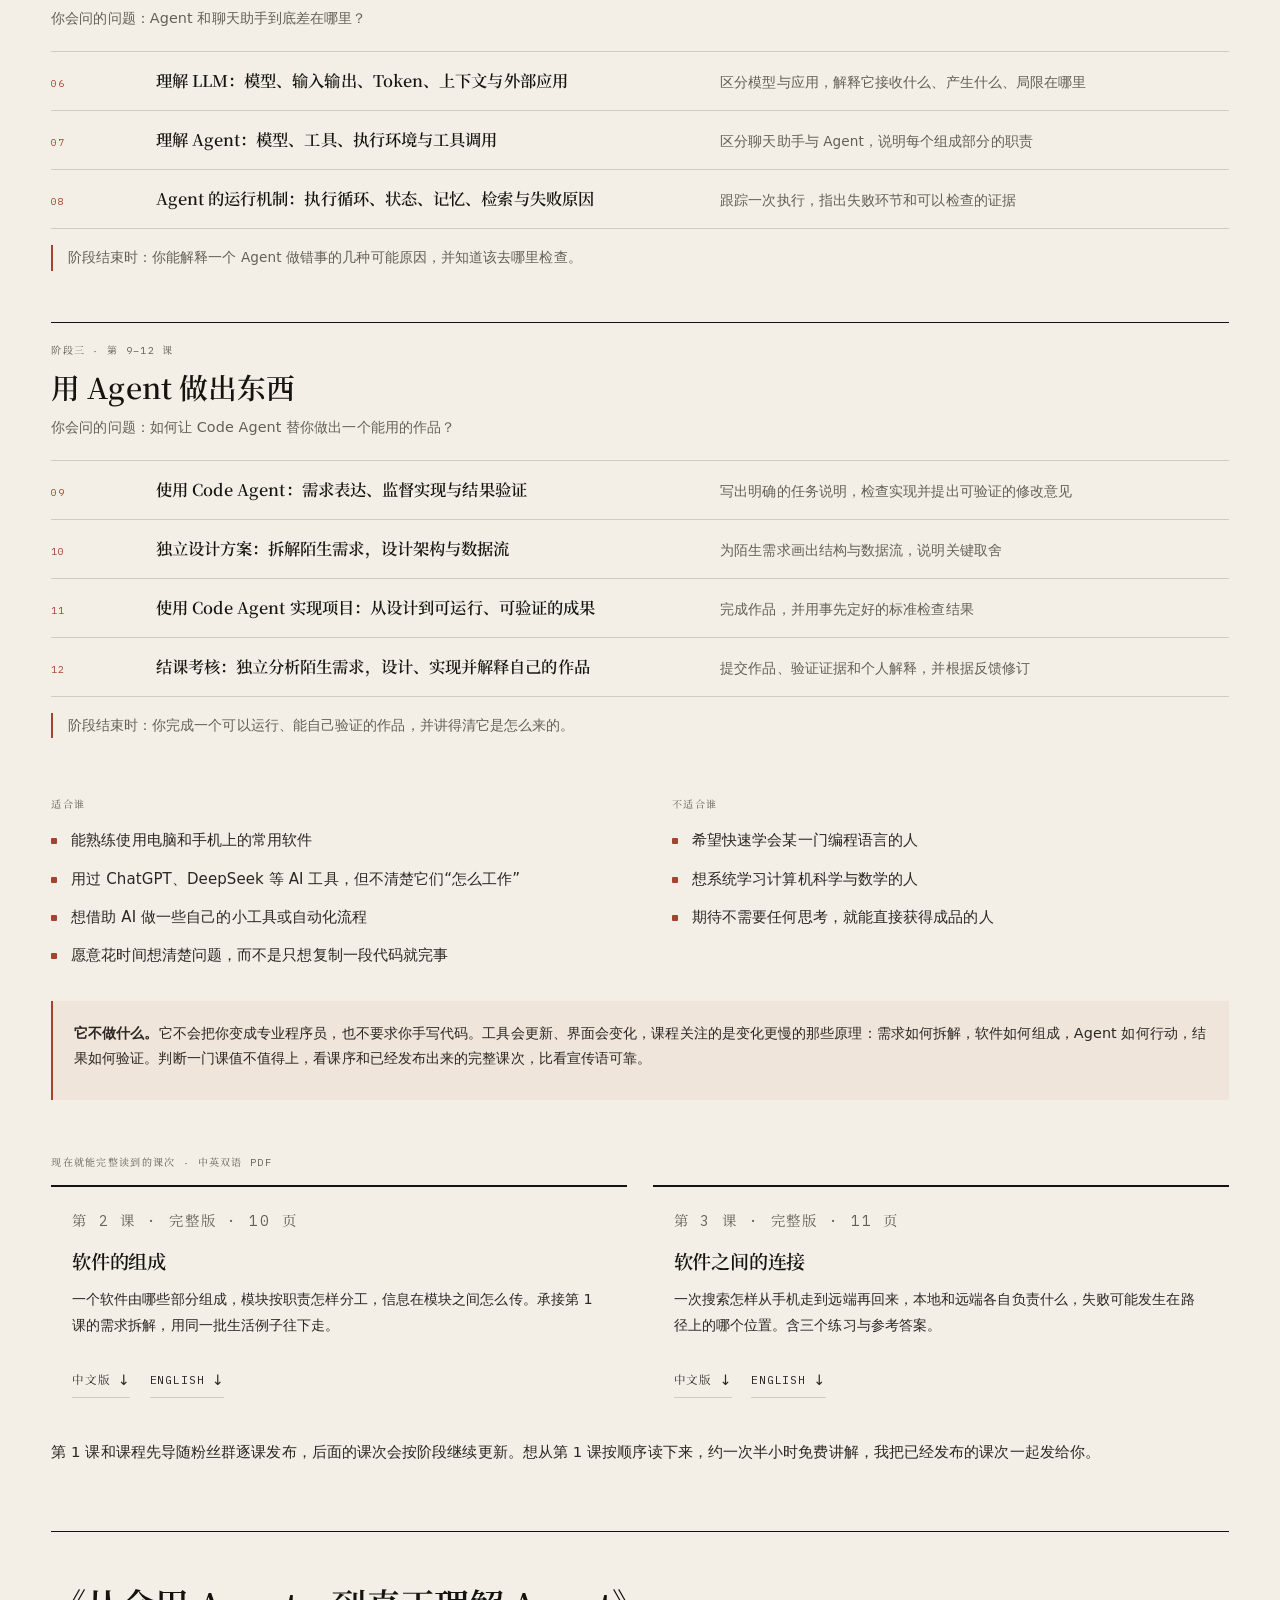
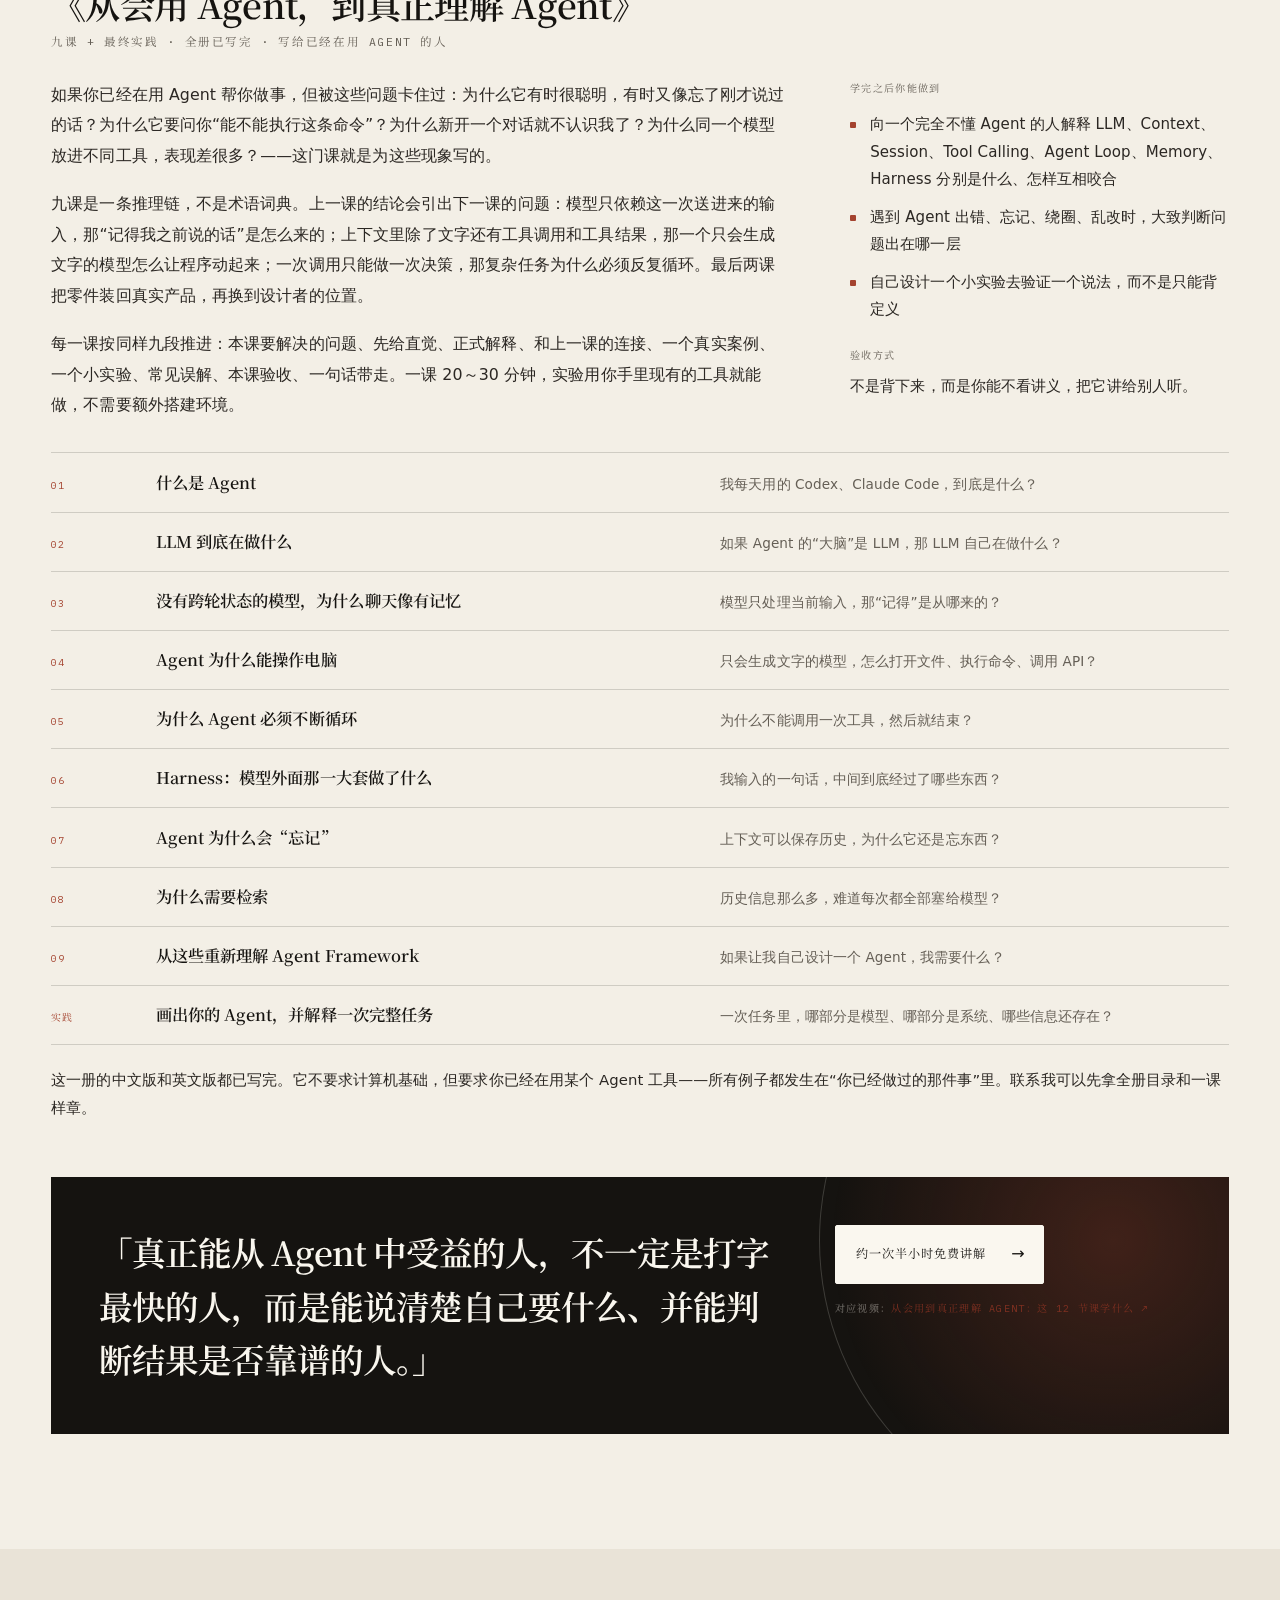
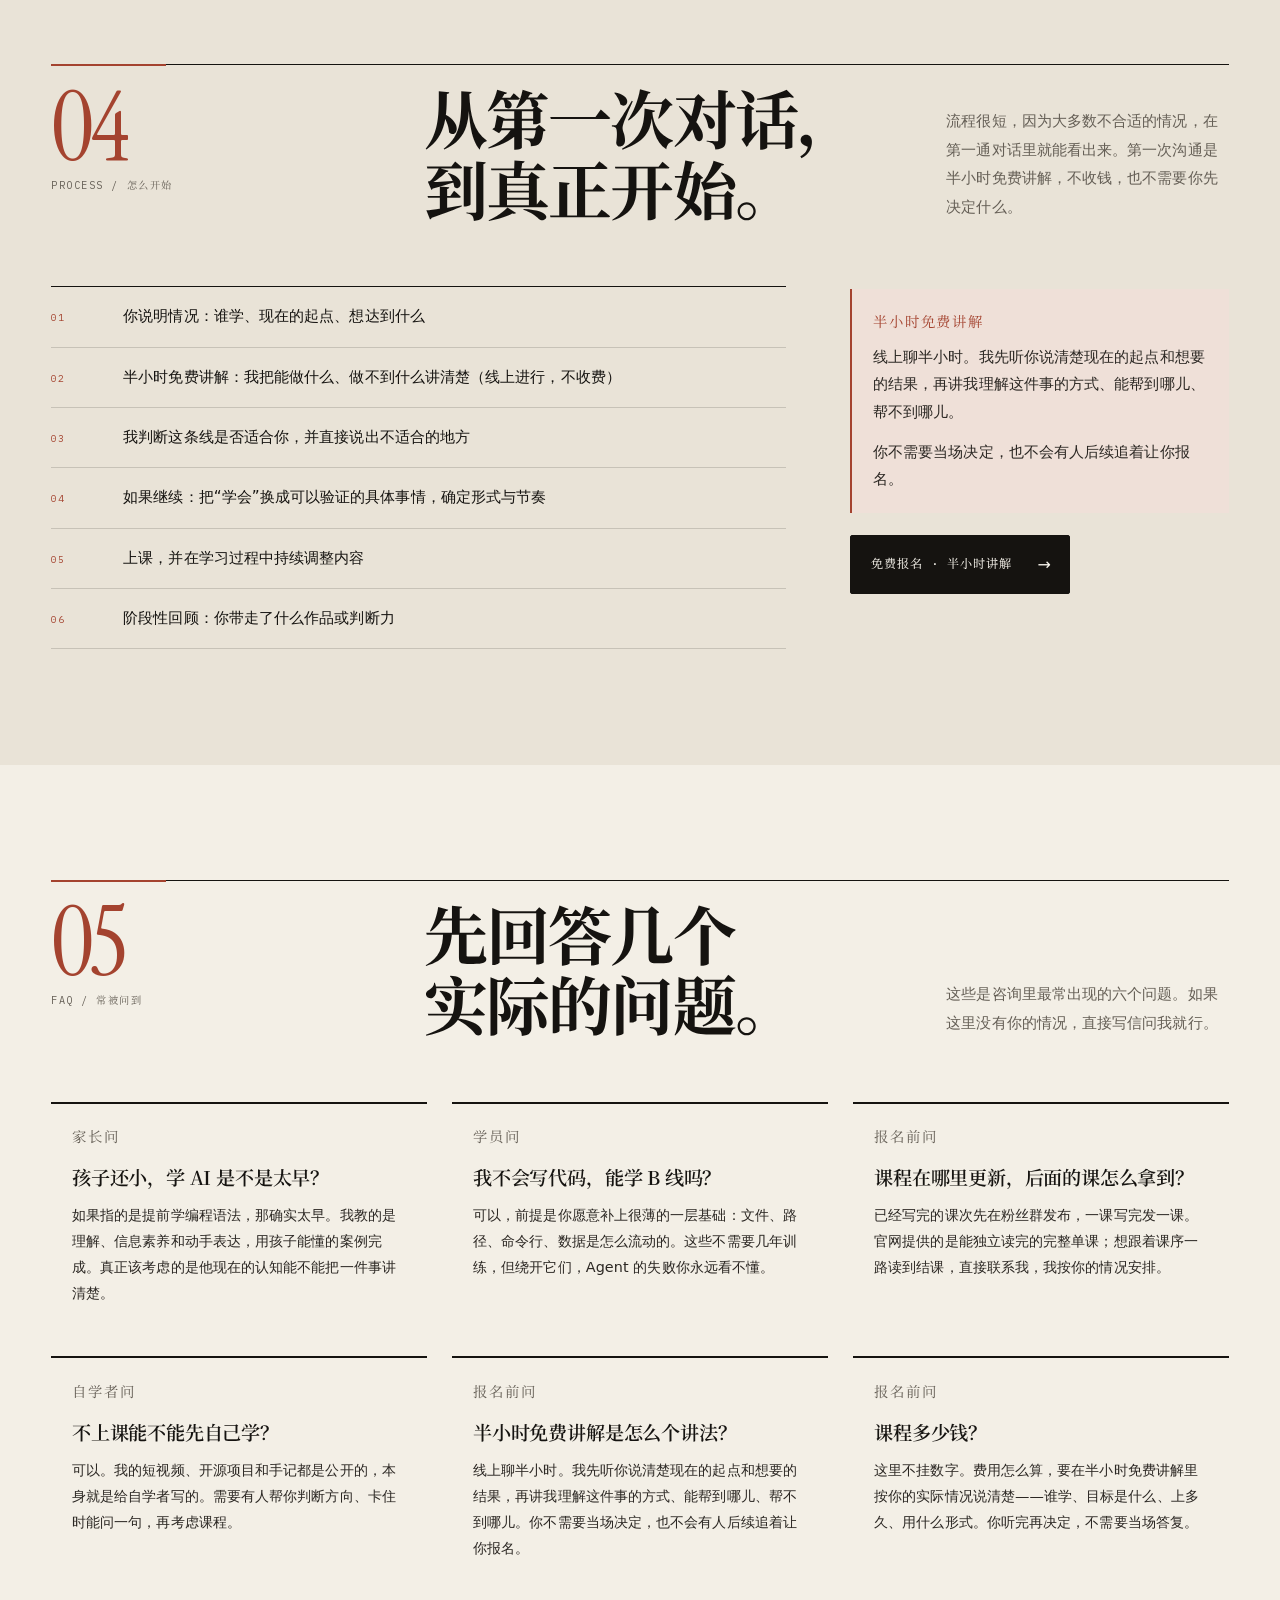
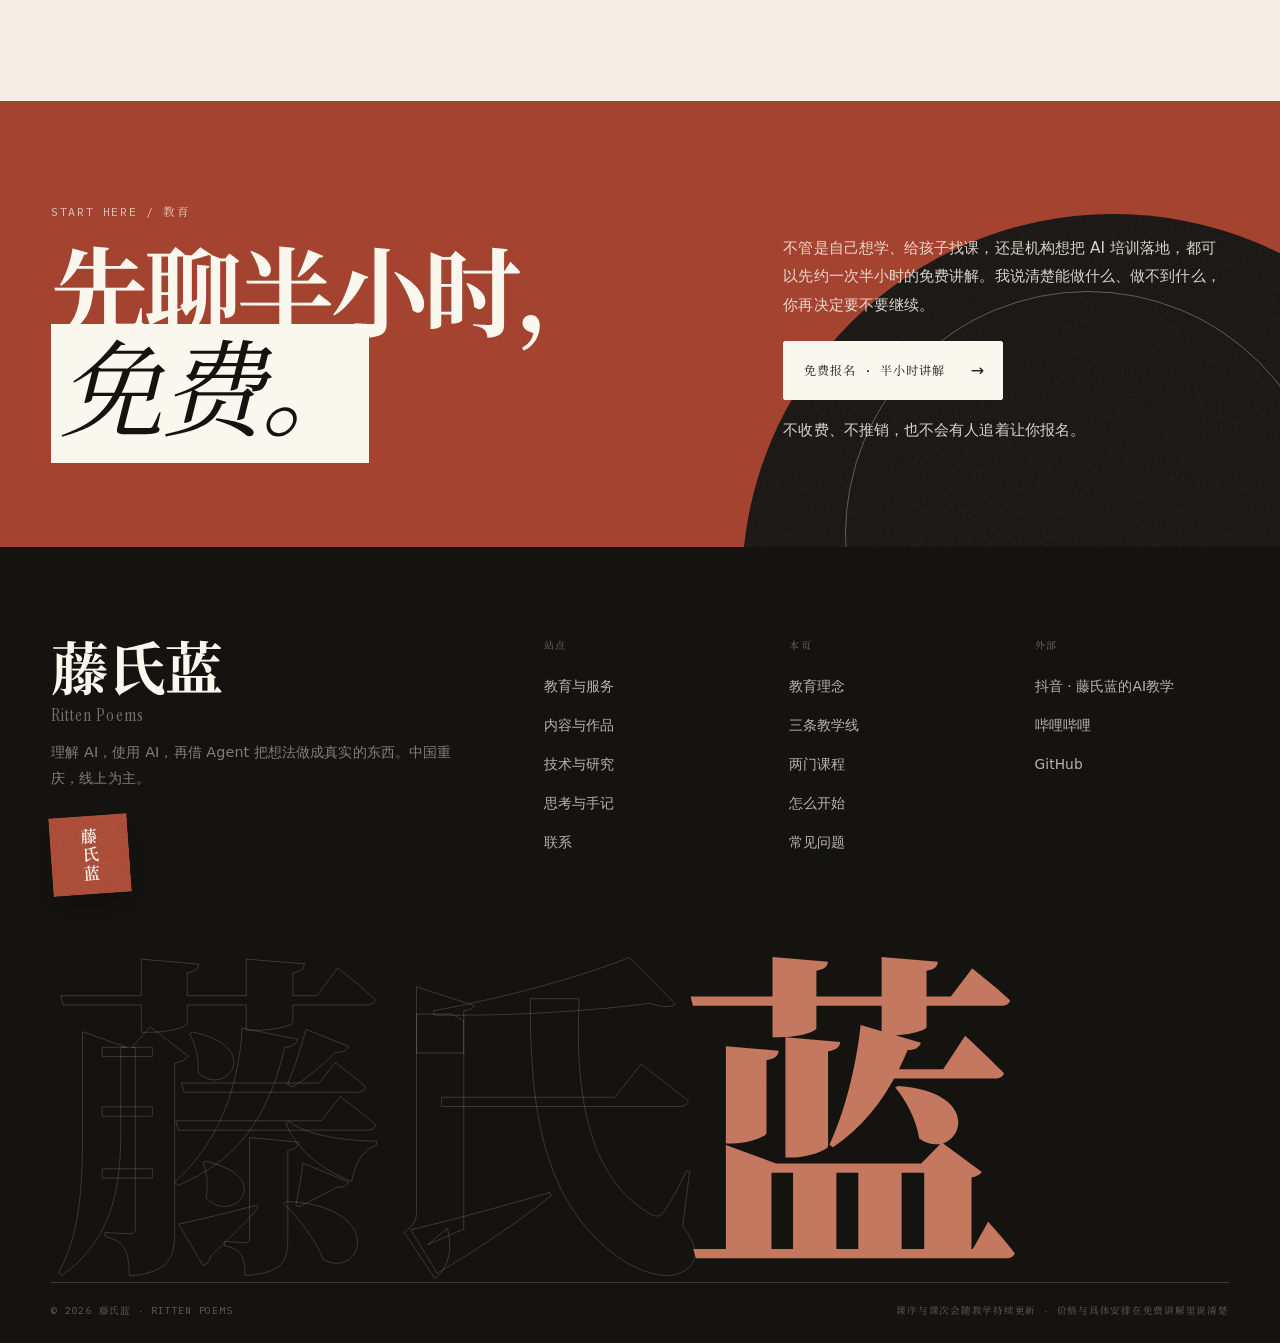
<file: web/teach.html>
<!DOCTYPE html>
<html lang="zh-CN">
<head>
<meta charset="utf-8">
<meta name="viewport" content="width=device-width, initial-scale=1">
<title>教育与服务 · 藤氏蓝</title>
<meta name="description" content="藤氏蓝的 AI 教学：AI 基础与认知、AI 应用与开发、青少年 AI 认知课，以及《0计算机基础的Agent应用与开发入门》12 课与《从会用 Agent，到真正理解 Agent》九课全册。第一次沟通是半小时免费讲解。">
<meta name="theme-color" content="#f3efe6">
<link rel="icon" href="favicon.svg" type="image/svg+xml">
<link rel="stylesheet" href="css/site.css">
<script>document.documentElement.className += " js";</script>
<script src="js/site.js" defer></script>
</head>
<body>
<a class="skip" href="#main">跳到正文</a>
<div class="progress" data-progress aria-hidden="true"></div>

<header class="site-head" data-head>
  <div class="site-head__in">
    <a class="wordmark" href="index.html" aria-label="藤氏蓝 · Ritten Poems 首页">
      <svg class="wordmark__mark" viewBox="0 0 64 64" aria-hidden="true"><rect width="64" height="64" fill="#151310"/><rect x="12" y="19" width="40" height="4" fill="#f3efe6"/><rect x="12" y="29" width="30" height="4" fill="#c4785f"/><rect x="12" y="39" width="20" height="4" fill="#c4785f"/><circle cx="48" cy="45" r="5" fill="#a4432f"/></svg>
      <span class="wordmark__txt"><span class="wordmark__cn">藤氏蓝</span><span class="wordmark__en">Ritten Poems</span></span>
    </a>
    <nav class="nav" aria-label="主导航">
      <a href="teach.html" aria-current="page"><i>01</i>教育</a>
      <a href="works.html"><i>02</i>作品</a>
      <a href="tech.html"><i>03</i>技术</a>
      <a href="notes.html"><i>04</i>手记</a>
      <a href="contact.html"><i>05</i>联系</a>
    </nav>
    <a class="head-cta" href="contact.html#free">预约半小时 <span class="arw">↗</span></a>
    <button class="nav__toggle" data-nav-toggle aria-expanded="false" aria-controls="mobile-menu"><span></span><span class="nav__toggle-label">目录</span></button>
  </div>
</header>

<div class="mobile-menu" id="mobile-menu" aria-hidden="true">
  <nav aria-label="移动端导航">
    <a class="mm-link" href="teach.html"><i>01</i>教育与服务</a>
    <a class="mm-link" href="works.html"><i>02</i>内容与作品</a>
    <a class="mm-link" href="tech.html"><i>03</i>技术与研究</a>
    <a class="mm-link" href="notes.html"><i>04</i>思考与手记</a>
    <a class="mm-link" href="contact.html"><i>05</i>联系</a>
  </nav>
  <div class="mobile-menu__foot mono">
    <span>Chongqing, CN</span>
    <a href="contact.html#free">预约免费讲解 ↗</a>
  </div>
</div>

<main id="main">

  <section class="page-hero">
    <span class="page-hero__ghost" aria-hidden="true">教</span>
    <span class="page-hero__stamp" aria-hidden="true">01</span>
    <div class="shell page-hero__in">
      <div class="page-hero__meta mono"><span>01 / Education &amp; Service</span><span>One-to-one · Courses · Groups</span></div>
      <h1>把技术讲成<span class="hl">人话</span>，<br>再把人话变成能力。</h1>
      <p class="page-hero__lead">我的教学围绕一个问题展开：学完之后，你能不能独立面对一个陌生的 AI 工具或任务，并知道该从哪里下手。第一次沟通是<b>半小时免费讲解</b>，不谈钱，先把情况和能做什么说清楚。</p>
      <div class="page-hero__actions">
        <a class="btn" href="contact.html#free">预约免费讲解 <span class="arw">→</span></a>
        <a class="txtlink" href="#course">先看两门课的课序 <span class="arw">↘</span></a>
      </div>
    </div>
  </section>

  <section class="section" id="philosophy">
    <div class="shell">
      <div class="chapter">
        <div class="chapter__idx"><b>01</b>Philosophy / 理念</div>
        <div class="chapter__main">
          <h2>先建立理解，<br>再把它变成能力。</h2>
          <p class="chapter__note">我不教快捷键式的“操作”，而是补一层很薄但很关键的计算机与工程基础，加上判断力：什么是合理的期待，怎么验证结果，出错时从哪里查起。</p>
        </div>
      </div>

      <div class="split">
        <div class="prose" data-reveal>
          <p><b>通过必要的计算机与工程基础，建立对 AI 的真实理解，再借助 Agent 把理解转化为实践能力。</b></p>
          <p>这句话拆开来看是两句话，各自反对一种流行做法。</p>
          <p>第一，我不认为所有人都必须先成为传统程序员，才有资格用 AI 做出东西。今天的工具确实让很多事的门槛下降了，一个不懂前端的人也可以让 Agent 帮他把内部小工具做出来。</p>
          <p>第二，我也不认同完全跳过基础、只靠提示词就能掌握复杂系统。如果你不知道文件系统和路径是怎么回事，Agent 报错时你连它在说什么都不知道；如果你不理解上下文有成本，你就永远解释不清为什么同一件事今天成、明天败。</p>
          <p>所以我教的不是“操作”，而是一层很薄但很关键的基础，加上判断力：什么是合理的期待，怎么验证结果，出错时从哪里查起。这些能力不会因为模型换代而贬值。</p>
        </div>
        <div data-reveal>
          <div class="callout callout--seal">
            <p class="meta" style="color:var(--seal);margin-bottom:.6rem">教学从哪里来</p>
            <p style="font-size:.93rem;margin:0 0 .8rem">我有小学、初中数学一对一家教的实际经验，熟悉基础教学场景，也和大量家长直接沟通过。我知道一个概念要换几种说法孩子才会真的点头，也知道家长真正关心的是什么。</p>
            <p style="font-size:.93rem;margin:0">另一边，我持续在做 AI 科普短视频和开源项目。讲课用的每一个机制，基本都是我自己先踩过、再讲得出口的。</p>
          </div>
          <p class="meta" style="margin-top:1.8rem">上课形式</p>
          <ul class="ticks" style="margin-top:.8rem">
            <li>一对一辅导：成人 AI 认知、AI 应用、青少年认知课</li>
            <li>系统课程：12 课主线逐课发布，在粉丝群里更新</li>
            <li>小班与群体课程（正在设计中）</li>
            <li>拿不准该走哪条线：先约一次半小时免费讲解</li>
          </ul>
        </div>
      </div>
    </div>
  </section>

  <section class="section section--alt" id="tracks">
    <div class="shell">
      <div class="chapter">
        <div class="chapter__idx"><b>02</b>Tracks / 三条线</div>
        <div class="chapter__main">
          <h2>三种起点，<br>三种走法。</h2>
          <p class="chapter__note">同一个人，三种不同的起点和目标。选最接近你情况的一条来看就够了；拿不准的话，半小时讲解就是用来做这件事的。</p>
        </div>
      </div>

      <div class="offer">
        <div class="offer__item is-open" data-panel id="track-1">
          <button class="offer__btn" data-panel-btn aria-expanded="true" aria-controls="track-panel-1" type="button">
            <span class="offer__idx">A</span>
            <span class="offer__label">
              <span class="offer__title">AI 基础与认知 · 从零理解人工智能</span>
              <span class="offer__who">面向：非计算机背景的成年人、跨领域学习者、想搞清楚 AI 到底在做什么的人</span>
            </span>
            <span class="offer__sign" aria-hidden="true">+</span>
          </button>
          <div class="offer__panel" id="track-panel-1"><div><div class="offer__body">
            <div class="prose">
              <h4>你会得到什么</h4>
              <p>一套能长期使用的解释框架：模型为什么会产生看似理解的语言、上下文到底装了什么、为什么同样的提问有时灵有时不灵、所谓“幻觉”从哪来、Chatbot 和 Agent 的根本差别在哪里。</p>
              <p>我不希望你上完课只记得几个工具名字。判断力来自理解机制，而机制完全可以用日常语言讲清楚。</p>
              <h4>大致会讲的内容</h4>
              <ul class="ticks">
                <li>人工智能的基本概念与发展</li>
                <li>大语言模型是什么、如何工作</li>
                <li>Chatbot、LLM 与 Agent 的区别</li>
                <li>AI 的真实能力及局限</li>
                <li>计算机、软件、数据、API 等必要基础</li>
                <li>AI 工具如何与实际生活和工作连接</li>
                <li>如何建立合理的 AI 使用习惯与判断能力</li>
              </ul>
            </div>
            <div>
              <p class="meta">常见起点</p>
              <p style="font-size:.93rem;color:var(--ink-2)">“我天天在用 AI，但说不清它到底是什么。”</p>
              <p class="meta">不适合</p>
              <p style="font-size:.93rem;color:var(--ink-2)">已经想直接上手做 Agent 应用的人——请直接看 B 线。</p>
              <p><span class="pill pill--live">可预约免费讲解</span> <a class="txtlink" style="margin-left:.6rem;font-size:.9rem" href="contact.html#free">约一次 <span class="arw">→</span></a></p>
            </div>
          </div></div></div>
        </div>

        <div class="offer__item" data-panel id="track-2">
          <button class="offer__btn" data-panel-btn data-group="tracks" aria-expanded="false" aria-controls="track-panel-2" type="button">
            <span class="offer__idx">B</span>
            <span class="offer__label">
              <span class="offer__title">AI 应用与开发 · 从聊天走向做东西</span>
              <span class="offer__who">面向：能熟练使用电脑、希望走向 AI 应用、自动化和软件创造的人</span>
            </span>
            <span class="offer__sign" aria-hidden="true">+</span>
          </button>
          <div class="offer__panel" id="track-panel-2"><div><div class="offer__body">
            <div class="prose">
              <h4>你会得到什么</h4>
              <p>从“我有一个想法”到“有一个能跑的东西”的完整路径，以及过程中必要的工程常识。这条线是我的差异化所在，因为它要求我自己在真实项目里趟过同样的坑。</p>
              <p>我会带你实际做：让 Agent 读写文件、调用工具、执行一条自动化流水线、接入一个外部服务，并且在它失败的时候看懂发生了什么。</p>
              <h4>大致会讲的内容</h4>
              <ul class="ticks">
                <li>Agent 的工作机制与执行循环</li>
                <li>工具调用与任务执行</li>
                <li>Agent 如何操作计算机和文件</li>
                <li>工作流与自动化设计</li>
                <li>AI 辅助编程；Codex、Claude Code 等 Agent 工具的使用</li>
                <li>Context Engineering 与 AI 记忆</li>
                <li>API 和外部服务集成</li>
                <li>如何把需求拆解为可执行的技术方案</li>
                <li>借助 Agent 制作小型应用或自动化工具</li>
              </ul>
            </div>
            <div>
              <p class="meta">常见起点</p>
              <p style="font-size:.93rem;color:var(--ink-2)">“我提示词写得还行，但一遇到真问题就卡住。”</p>
              <p class="meta">配套研究</p>
              <p style="font-size:.93rem;color:var(--ink-2)">我的开源项目 <a href="tech.html#varve">Varve</a> 就是这条线上“记忆与上下文”问题的具体答案之一。</p>
              <p><span class="pill pill--live">可预约免费讲解</span> <a class="txtlink" style="margin-left:.6rem;font-size:.9rem" href="contact.html#free">约一次 <span class="arw">→</span></a></p>
            </div>
          </div></div></div>
        </div>

        <div class="offer__item" data-panel id="track-3">
          <button class="offer__btn" data-panel-btn data-group="tracks" aria-expanded="false" aria-controls="track-panel-3" type="button">
            <span class="offer__idx">C</span>
            <span class="offer__label">
              <span class="offer__title">青少年 AI 认知课 · 五节课建立一整套认知</span>
              <span class="offer__who">面向：小学三年级及以上的孩子，以及希望孩子有分寸地使用 AI 的家长</span>
            </span>
            <span class="offer__sign" aria-hidden="true">+</span>
          </button>
          <div class="offer__panel" id="track-panel-3"><div><div class="offer__body">
            <div class="prose">
              <h4>这门课是什么</h4>
              <p>《AI 认知理解入门课》：一对一，5 节课，每节 60 分钟。它是认知理解课，不是编程课——不教写代码，也不承诺孩子学完能用 AI 做出多厉害的作品。要验收的是另一样东西：孩子能不能向家长讲清楚 AI 的回答是怎么来的、为什么它会一本正经地说错话、哪些环节必须由人来把关。</p>
              <h4>五节课是一条链，不是五个话题</h4>
              <ul class="ticks">
                <li>认识人工智能：AI 是“从例子里学规律”的程序，和按固定规则办事的传统软件不一样</li>
                <li>AI 为什么“会说话”：回答是根据上文逐词预测出来的，不是从数据库里查标准答案</li>
                <li>AI 的边界：正因为靠预测生成，所以可能说得流畅却不真实，需要核实</li>
                <li>AI 智能体（Agent）：给“大脑”配上工具、把任务拆开，它就能一步一步把事办完</li>
                <li>综合小项目：孩子自选题目，走完“拆任务 → 提问 → 获取 → 核实 → 整理”，最后向家长做一次小汇报</li>
              </ul>
              <p>每一节课都在为下一节铺路：先分清 AI 和普通程序，才理解“从海量文字里学出规律”是什么意思；理解了回答是一个词一个词预测出来的，才真正明白它为什么会说错话，而不是只记住一句“AI 不可信”。</p>
              <h4>上完认知课之后</h4>
              <p>想真正动手的孩子还有第二阶段：从计算机基础讲到 Agent 应用与 AI 原生开发的进阶实践课。课时更多，安排单独沟通。</p>
            </div>
            <div>
              <p class="meta">适合几岁</p>
              <p style="font-size:.93rem;color:var(--ink-2)">一般建议 9 岁（小学三年级）以上。年龄不是硬门槛，理解力才是——第一节课我会先评估，再调整讲法和节奏。</p>
              <p class="meta">怎么判断听懂了</p>
              <p style="font-size:.93rem;color:var(--ink-2)">每节课最后由孩子用自己的话复述要点，我据此决定是否调整后续进度。答对不算懂，讲得出“为什么”才算。</p>
              <p class="meta">家长会关心</p>
              <p style="font-size:.93rem;color:var(--ink-2)">我会直接谈 AI 的边界：什么时候该查、什么时候不该信、怎样不把思考外包出去。这是教学内容的一部分，不是免责声明。课后有一个约 10 分钟的观察小任务，不打分、不考试。</p>
              <p><span class="pill pill--live">可预约免费讲解</span> <a class="txtlink" style="margin-left:.6rem;font-size:.9rem" href="contact.html#free">先聊聊孩子的情况 <span class="arw">→</span></a></p>
            </div>
          </div></div></div>
        </div>
      </div>
    </div>
  </section>

  <section class="section" id="course">
    <div class="shell">
      <div class="chapter">
        <div class="chapter__idx"><b>03</b>Courses / 课程</div>
        <div class="chapter__main">
          <h2>两门课，<br>两种入口。</h2>
          <p class="chapter__note">一门给完全没基础、想把东西做出来的人打地基；一门给已经在用 Agent、但说不清它怎么工作的人。课序、每课能学到什么、已经发布到哪一节，都写在下面。</p>
        </div>
      </div>

      <article class="course-block">
        <h3 class="course-title">《0 计算机基础的 Agent 应用与开发入门》</h3>
        <p class="course-meta mono">12 课 · 三个阶段 · 中英双语 · 属于 B 线主课</p>

        <div class="split split--wide">
          <div class="prose" data-reveal>
            <p>敲代码这件事正在被 Agent 替代，但有三个环节没有被替代，反而更值钱：说清楚你要什么、理解软件大致怎么组成、判断结果对不对。这门课练的就是这三件事。</p>
            <p>你可能经历过这样的场景：让 AI 帮你做一个小工具，它给出一大段代码，你复制、运行、报错，把报错贴回去，它改一版又冒出新问题。来回几轮之后，你已经不确定这个程序在做什么，也不知道结果能不能信。这不是因为你不够聪明——你手里缺的是两样东西：把想法准确表达出来的方法，和判断结果对不对的依据。</p>
            <p>所以课程不从术语开始。它从你每天都在用的软件开始：外卖 App、记账本、手机闹钟。先弄清楚一个普通软件由哪些部分组成、怎么运转，再把 LLM、Agent 这些概念放到具体位置上。ChatGPT 和 Claude Code 本身也是软件，骨架和外卖 App 一样，只是“处理”那一步换成了大模型，并且多出了读写文件、调用工具的能力。</p>
            <p>前五课几乎不讲 AI，讲的是软件本身：怎么把一句想法拆成输入、处理、输出和数据；一个程序由哪些模块组成、各负责什么；手机和远端服务器怎么分工；一个程序真正跑起来需要什么条件。第 6 课开始，模型才进入这条链。</p>
          </div>
          <div data-reveal>
            <p class="meta" style="margin-bottom:.9rem">课程信息</p>
            <div class="channels">
              <div class="channel"><span class="meta">面向</span><span>会用电脑、用过 ChatGPT 或 DeepSeek，但没有计算机基础的学习者</span></div>
              <div class="channel"><span class="meta">规模</span><span>12 课 · 三个阶段 · 第 12 课为结课考核</span></div>
              <div class="channel"><span class="meta">每课怎么上</span><span>生活例子 → 核心概念 → 一张图 → 动手练习 → 检查点</span></div>
              <div class="channel"><span class="meta">成品</span><span>中英双语 A4 PDF，图示与正文配合，下载即可读</span></div>
              <div class="channel"><span class="meta">先修</span><span>不需要编程经验；数学与逻辑只讲到理解 Agent 所必需的程度</span></div>
              <div class="channel"><span class="meta">更新</span><span>第 1—3 课已完成发布，其余课次按阶段继续更新</span></div>
            </div>
          </div>
        </div>

        <div class="syllabus" data-reveal-group style="margin-top:clamp(2.4rem,5vw,4rem)">
          <div class="syllabus__stage" data-reveal>
            <p class="meta">阶段一 · 第 1–5 课</p>
            <h3>先看懂软件，再看懂 AI</h3>
            <p class="syllabus__q">你会问的问题：ChatGPT、Claude Code 也是软件，它们到底由什么组成？</p>
            <ul class="lessons">
              <li class="lesson"><span class="lesson__no">01<i>已发布</i></span><span class="lesson__name">需求拆解：从想法到输入、处理、输出与数据</span><span class="lesson__can">拆解一个陌生的需求，指出规则和信息的遗漏</span></li>
              <li class="lesson"><span class="lesson__no">02<i>已发布</i></span><span class="lesson__name">软件的组成：程序、数据、模块、职责与基本流程</span><span class="lesson__can">按职责拆模块，并说清模块之间传递了什么</span></li>
              <li class="lesson"><span class="lesson__no">03<i>已发布</i></span><span class="lesson__name">软件之间的连接：网络、客户端与服务端、API、数据和服务</span><span class="lesson__can">画出本地与远端的分工、一次请求与响应，区分失败发生的位置</span></li>
              <li class="lesson"><span class="lesson__no">04</span><span class="lesson__name">从设计到运行：理解软件如何组合并产生结果</span><span class="lesson__can">把模块和数据流对应到一个真正运行起来的小例子</span></li>
              <li class="lesson"><span class="lesson__no">05</span><span class="lesson__name">计算机运行基础：文件、环境、依赖与操作系统</span><span class="lesson__can">解释软件运行需要什么，定位“换台电脑不能运行”的可能原因</span></li>
            </ul>
            <p class="syllabus__mile">阶段结束时：你能把一个陌生的小软件（包括一个 AI 工具）画成结构图，并说明它从接收输入到产生输出的完整过程。</p>
          </div>

          <div class="syllabus__stage" data-reveal>
            <p class="meta">阶段二 · 第 6–8 课</p>
            <h3>看懂 AI 与 Agent</h3>
            <p class="syllabus__q">你会问的问题：Agent 和聊天助手到底差在哪里？</p>
            <ul class="lessons">
              <li class="lesson"><span class="lesson__no">06</span><span class="lesson__name">理解 LLM：模型、输入输出、Token、上下文与外部应用</span><span class="lesson__can">区分模型与应用，解释它接收什么、产生什么、局限在哪里</span></li>
              <li class="lesson"><span class="lesson__no">07</span><span class="lesson__name">理解 Agent：模型、工具、执行环境与工具调用</span><span class="lesson__can">区分聊天助手与 Agent，说明每个组成部分的职责</span></li>
              <li class="lesson"><span class="lesson__no">08</span><span class="lesson__name">Agent 的运行机制：执行循环、状态、记忆、检索与失败原因</span><span class="lesson__can">跟踪一次执行，指出失败环节和可以检查的证据</span></li>
            </ul>
            <p class="syllabus__mile">阶段结束时：你能解释一个 Agent 做错事的几种可能原因，并知道该去哪里检查。</p>
          </div>

          <div class="syllabus__stage" data-reveal>
            <p class="meta">阶段三 · 第 9–12 课</p>
            <h3>用 Agent 做出东西</h3>
            <p class="syllabus__q">你会问的问题：如何让 Code Agent 替你做出一个能用的作品？</p>
            <ul class="lessons">
              <li class="lesson"><span class="lesson__no">09</span><span class="lesson__name">使用 Code Agent：需求表达、监督实现与结果验证</span><span class="lesson__can">写出明确的任务说明，检查实现并提出可验证的修改意见</span></li>
              <li class="lesson"><span class="lesson__no">10</span><span class="lesson__name">独立设计方案：拆解陌生需求，设计架构与数据流</span><span class="lesson__can">为陌生需求画出结构与数据流，说明关键取舍</span></li>
              <li class="lesson"><span class="lesson__no">11</span><span class="lesson__name">使用 Code Agent 实现项目：从设计到可运行、可验证的成果</span><span class="lesson__can">完成作品，并用事先定好的标准检查结果</span></li>
              <li class="lesson"><span class="lesson__no">12</span><span class="lesson__name">结课考核：独立分析陌生需求，设计、实现并解释自己的作品</span><span class="lesson__can">提交作品、验证证据和个人解释，并根据反馈修订</span></li>
            </ul>
            <p class="syllabus__mile">阶段结束时：你完成一个可以运行、能自己验证的作品，并讲得清它是怎么来的。</p>
          </div>
        </div>

        <div class="split split--even" style="margin-top:clamp(2.4rem,5vw,3.6rem)" data-reveal-group>
          <div data-reveal>
            <p class="meta" style="margin-bottom:.9rem">适合谁</p>
            <ul class="ticks">
              <li>能熟练使用电脑和手机上的常用软件</li>
              <li>用过 ChatGPT、DeepSeek 等 AI 工具，但不清楚它们“怎么工作”</li>
              <li>想借助 AI 做一些自己的小工具或自动化流程</li>
              <li>愿意花时间想清楚问题，而不是只想复制一段代码就完事</li>
            </ul>
          </div>
          <div data-reveal>
            <p class="meta" style="margin-bottom:.9rem">不适合谁</p>
            <ul class="ticks">
              <li>希望快速学会某一门编程语言的人</li>
              <li>想系统学习计算机科学与数学的人</li>
              <li>期待不需要任何思考，就能直接获得成品的人</li>
            </ul>
          </div>
        </div>

        <div class="callout" style="margin-top:2rem">
          <p style="margin:0 0 .5rem"><b>它不做什么。</b>它不会把你变成专业程序员，也不要求你手写代码。工具会更新、界面会变化，课程关注的是变化更慢的那些原理：需求如何拆解，软件如何组成，Agent 如何行动，结果如何验证。判断一门课值不值得上，看课序和已经发布出来的完整课次，比看宣传语可靠。</p>
        </div>

        <p class="meta" style="margin:clamp(2.4rem,5vw,3.4rem) 0 .9rem">现在就能完整读到的课次 · 中英双语 PDF</p>
        <div class="notes-grid notes-grid--2" data-reveal-group>
          <div class="note-card" data-reveal>
            <p class="meta">第 2 课 · 完整版 · 10 页</p>
            <h3>软件的组成</h3>
            <p>一个软件由哪些部分组成，模块按职责怎样分工，信息在模块之间怎么传。承接第 1 课的需求拆解，用同一批生活例子往下走。</p>
            <p style="margin:1rem 0 0;display:flex;gap:1.2rem;flex-wrap:wrap">
              <a class="txtlink" href="assets/agent-lesson-02-zh.pdf" download>中文版 <span class="arw">↓</span></a>
              <a class="txtlink" href="assets/agent-lesson-02-en.pdf" download>English <span class="arw">↓</span></a>
            </p>
          </div>
          <div class="note-card" data-reveal>
            <p class="meta">第 3 课 · 完整版 · 11 页</p>
            <h3>软件之间的连接</h3>
            <p>一次搜索怎样从手机走到远端再回来，本地和远端各自负责什么，失败可能发生在路径上的哪个位置。含三个练习与参考答案。</p>
            <p style="margin:1rem 0 0;display:flex;gap:1.2rem;flex-wrap:wrap">
              <a class="txtlink" href="assets/agent-lesson-03-zh.pdf" download>中文版 <span class="arw">↓</span></a>
              <a class="txtlink" href="assets/agent-lesson-03-en.pdf" download>English <span class="arw">↓</span></a>
            </p>
          </div>
        </div>
        <p style="margin-top:1.1rem;font-size:.93rem;color:var(--ink-2)">第 1 课和课程先导随粉丝群逐课发布，后面的课次会按阶段继续更新。想从第 1 课按顺序读下来，<a href="contact.html#free">约一次半小时免费讲解</a>，我把已经发布的课次一起发给你。</p>
      </article>

      <article class="course-block">
        <h3 class="course-title">《从会用 Agent，到真正理解 Agent》</h3>
        <p class="course-meta mono">九课 + 最终实践 · 全册已写完 · 写给已经在用 Agent 的人</p>

        <div class="split split--wide">
          <div class="prose" data-reveal>
            <p>如果你已经在用 Agent 帮你做事，但被这些问题卡住过：为什么它有时很聪明，有时又像忘了刚才说过的话？为什么它要问你“能不能执行这条命令”？为什么新开一个对话就不认识我了？为什么同一个模型放进不同工具，表现差很多？——这门课就是为这些现象写的。</p>
            <p>九课是一条推理链，不是术语词典。上一课的结论会引出下一课的问题：模型只依赖这一次送进来的输入，那“记得我之前说的话”是怎么来的；上下文里除了文字还有工具调用和工具结果，那一个只会生成文字的模型怎么让程序动起来；一次调用只能做一次决策，那复杂任务为什么必须反复循环。最后两课把零件装回真实产品，再换到设计者的位置。</p>
            <p>每一课按同样九段推进：本课要解决的问题、先给直觉、正式解释、和上一课的连接、一个真实案例、一个小实验、常见误解、本课验收、一句话带走。一课 20～30 分钟，实验用你手里现有的工具就能做，不需要额外搭建环境。</p>
          </div>
          <div data-reveal>
            <p class="meta" style="margin-bottom:.9rem">学完之后你能做到</p>
            <ul class="ticks">
              <li>向一个完全不懂 Agent 的人解释 LLM、Context、Session、Tool Calling、Agent Loop、Memory、Harness 分别是什么、怎样互相咬合</li>
              <li>遇到 Agent 出错、忘记、绕圈、乱改时，大致判断问题出在哪一层</li>
              <li>自己设计一个小实验去验证一个说法，而不是只能背定义</li>
            </ul>
            <p class="meta" style="margin:1.5rem 0 .5rem">验收方式</p>
            <p style="font-size:.93rem;color:var(--ink-2);margin:0">不是背下来，而是你能不看讲义，把它讲给别人听。</p>
          </div>
        </div>

        <ul class="lessons" style="margin-top:2rem">
          <li class="lesson"><span class="lesson__no">01</span><span class="lesson__name">什么是 Agent</span><span class="lesson__can">我每天用的 Codex、Claude Code，到底是什么？</span></li>
          <li class="lesson"><span class="lesson__no">02</span><span class="lesson__name">LLM 到底在做什么</span><span class="lesson__can">如果 Agent 的“大脑”是 LLM，那 LLM 自己在做什么？</span></li>
          <li class="lesson"><span class="lesson__no">03</span><span class="lesson__name">没有跨轮状态的模型，为什么聊天像有记忆</span><span class="lesson__can">模型只处理当前输入，那“记得”是从哪来的？</span></li>
          <li class="lesson"><span class="lesson__no">04</span><span class="lesson__name">Agent 为什么能操作电脑</span><span class="lesson__can">只会生成文字的模型，怎么打开文件、执行命令、调用 API？</span></li>
          <li class="lesson"><span class="lesson__no">05</span><span class="lesson__name">为什么 Agent 必须不断循环</span><span class="lesson__can">为什么不能调用一次工具，然后就结束？</span></li>
          <li class="lesson"><span class="lesson__no">06</span><span class="lesson__name">Harness：模型外面那一大套做了什么</span><span class="lesson__can">我输入的一句话，中间到底经过了哪些东西？</span></li>
          <li class="lesson"><span class="lesson__no">07</span><span class="lesson__name">Agent 为什么会“忘记”</span><span class="lesson__can">上下文可以保存历史，为什么它还是忘东西？</span></li>
          <li class="lesson"><span class="lesson__no">08</span><span class="lesson__name">为什么需要检索</span><span class="lesson__can">历史信息那么多，难道每次都全部塞给模型？</span></li>
          <li class="lesson"><span class="lesson__no">09</span><span class="lesson__name">从这些重新理解 Agent Framework</span><span class="lesson__can">如果让我自己设计一个 Agent，我需要什么？</span></li>
          <li class="lesson"><span class="lesson__no">实践</span><span class="lesson__name">画出你的 Agent，并解释一次完整任务</span><span class="lesson__can">一次任务里，哪部分是模型、哪部分是系统、哪些信息还存在？</span></li>
        </ul>

        <p style="margin-top:1.4rem;font-size:.93rem;color:var(--ink-2)">这一册的中文版和英文版都已写完。它不要求计算机基础，但要求你已经在用某个 Agent 工具——所有例子都发生在“你已经做过的那件事”里。<a href="contact.html">联系我</a>可以先拿全册目录和一课样章。</p>

        <div class="ink-panel" style="margin-top:clamp(2.4rem,5vw,3.4rem)">
          <div class="ink-panel__in split split--wide">
            <p class="pull" style="font-size:clamp(1.3rem,2.8vw,2.1rem);line-height:1.6;margin:0">「真正能从 Agent 中受益的人，不一定是打字最快的人，而是能说清楚自己要什么、并能判断结果是否靠谱的人。」</p>
            <div>
              <a class="btn btn--light" href="contact.html#free">约一次半小时免费讲解 <span class="arw">→</span></a>
              <p class="meta" style="margin-top:1rem">对应视频：<a href="https://www.douyin.com/video/7696886559978687785" target="_blank" rel="noopener" style="color:var(--seal-deep)">从会用到真正理解 Agent：这 12 节课学什么 ↗</a></p>
            </div>
          </div>
        </div>
      </article>
    </div>
  </section>

  <section class="section section--alt" id="how">
    <div class="shell">
      <div class="chapter">
        <div class="chapter__idx"><b>04</b>Process / 怎么开始</div>
        <div class="chapter__main">
          <h2>从第一次对话，<br>到真正开始。</h2>
          <p class="chapter__note">流程很短，因为大多数不合适的情况，在第一通对话里就能看出来。第一次沟通是半小时免费讲解，不收钱，也不需要你先决定什么。</p>
        </div>
      </div>

      <div class="split split--wide">
        <div data-reveal>
          <ol class="flow">
            <li>你说明情况：谁学、现在的起点、想达到什么</li>
            <li>半小时免费讲解：我把能做什么、做不到什么讲清楚（线上进行，不收费）</li>
            <li>我判断这条线是否适合你，并直接说出不适合的地方</li>
            <li>如果继续：把“学会”换成可以验证的具体事情，确定形式与节奏</li>
            <li>上课，并在学习过程中持续调整内容</li>
            <li>阶段性回顾：你带走了什么作品或判断力</li>
          </ol>
        </div>
        <aside class="split__aside" data-reveal>
          <div class="callout callout--seal">
            <p class="meta" style="color:var(--seal);margin-bottom:.6rem">半小时免费讲解</p>
            <p style="margin:0 0 .8rem;font-size:.95rem">线上聊半小时。我先听你说清楚现在的起点和想要的结果，再讲我理解这件事的方式、能帮到哪儿、帮不到哪儿。</p>
            <p style="margin:0;font-size:.95rem">你不需要当场决定，也不会有人后续追着让你报名。</p>
          </div>
          <p style="margin-top:1.4rem"><a class="btn" href="contact.html#free">免费报名 · 半小时讲解 <span class="arw">→</span></a></p>
        </aside>
      </div>
    </div>
  </section>

  <section class="section" id="faq">
    <div class="shell">
      <div class="chapter">
        <div class="chapter__idx"><b>05</b>FAQ / 常被问到</div>
        <div class="chapter__main">
          <h2>先回答几个<br>实际的问题。</h2>
          <p class="chapter__note">这些是咨询里最常出现的六个问题。如果这里没有你的情况，直接写信问我就行。</p>
        </div>
      </div>

      <div class="notes-grid">
        <div class="note-card" data-reveal>
          <p class="meta">家长问</p>
          <h3>孩子还小，学 AI 是不是太早？</h3>
          <p>如果指的是提前学编程语法，那确实太早。我教的是理解、信息素养和动手表达，用孩子能懂的案例完成。真正该考虑的是他现在的认知能不能把一件事讲清楚。</p>
        </div>
        <div class="note-card" data-reveal>
          <p class="meta">学员问</p>
          <h3>我不会写代码，能学 B 线吗？</h3>
          <p>可以，前提是你愿意补上很薄的一层基础：文件、路径、命令行、数据是怎么流动的。这些不需要几年训练，但绕开它们，Agent 的失败你永远看不懂。</p>
        </div>
        <div class="note-card" data-reveal>
          <p class="meta">报名前问</p>
          <h3>课程在哪里更新，后面的课怎么拿到？</h3>
          <p>已经写完的课次先在粉丝群发布，一课写完发一课。官网提供的是能独立读完的完整单课；想跟着课序一路读到结课，直接联系我，我按你的情况安排。</p>
        </div>
        <div class="note-card" data-reveal>
          <p class="meta">自学者问</p>
          <h3>不上课能不能先自己学？</h3>
          <p>可以。我的短视频、开源项目和手记都是公开的，本身就是给自学者写的。需要有人帮你判断方向、卡住时能问一句，再考虑课程。</p>
        </div>
        <div class="note-card" data-reveal>
          <p class="meta">报名前问</p>
          <h3>半小时免费讲解是怎么个讲法？</h3>
          <p>线上聊半小时。我先听你说清楚现在的起点和想要的结果，再讲我理解这件事的方式、能帮到哪儿、帮不到哪儿。你不需要当场决定，也不会有人后续追着让你报名。</p>
        </div>
        <div class="note-card" data-reveal>
          <p class="meta">报名前问</p>
          <h3>课程多少钱？</h3>
          <p>这里不挂数字。费用怎么算，要在半小时免费讲解里按你的实际情况说清楚——谁学、目标是什么、上多久、用什么形式。你听完再决定，不需要当场答复。</p>
        </div>
      </div>
    </div>
  </section>

  <section class="cta-band">
    <div class="shell cta-band__in">
      <div>
        <p class="mono">Start here / 教育</p>
        <h2>先聊半小时，<em>免费。</em></h2>
      </div>
      <div class="cta-band__side">
        <p>不管是自己想学、给孩子找课，还是机构想把 AI 培训落地，都可以先约一次半小时的免费讲解。我说清楚能做什么、做不到什么，你再决定要不要继续。</p>
        <a class="btn btn--light" href="contact.html#free">免费报名 · 半小时讲解 <span class="arw">→</span></a>
        <p class="cta-band__fine">不收费、不推销，也不会有人追着让你报名。</p>
      </div>
    </div>
  </section>

</main>

<footer class="footer">
  <div class="shell">
    <div class="footer__top">
      <div class="footer__brand">
        <a class="footer__mark" href="index.html">藤氏蓝<span>Ritten Poems</span></a>
        <p>理解 AI，使用 AI，再借 Agent 把想法做成真实的东西。中国重庆，线上为主。</p>
      </div>
      <div>
        <h4>站点</h4>
        <ul>
          <li><a href="teach.html">教育与服务</a></li>
          <li><a href="works.html">内容与作品</a></li>
          <li><a href="tech.html">技术与研究</a></li>
          <li><a href="notes.html">思考与手记</a></li>
          <li><a href="contact.html">联系</a></li>
        </ul>
      </div>
      <div>
        <h4>本页</h4>
        <ul>
          <li><a href="#philosophy">教育理念</a></li>
          <li><a href="#tracks">三条教学线</a></li>
          <li><a href="#course">两门课程</a></li>
          <li><a href="#how">怎么开始</a></li>
          <li><a href="#faq">常见问题</a></li>
        </ul>
      </div>
      <div>
        <h4>外部</h4>
        <ul>
          <li><a href="https://www.douyin.com/user/MS4wLjABAAAA21GorSYDQlH0wF6z7R6nnLK7dC2-dkVyIxDOVbX0vnaSavxGAOLrkOw1Rs21O1Dj" target="_blank" rel="noopener">抖音 · 藤氏蓝的AI教学</a></li>
          <li><a href="https://space.bilibili.com/355780847" target="_blank" rel="noopener">哔哩哔哩</a></li>
          <li><a href="https://github.com/rittenpoems-beep" target="_blank" rel="noopener">GitHub</a></li>
        </ul>
      </div>
    </div>
    <div class="footer__mega" aria-hidden="true">藤氏<span>蓝</span></div>
    <div class="footer__fine">
      <span>© <span data-year>2026</span> 藤氏蓝 · Ritten Poems</span>
      <span>课序与课次会随教学持续更新 · 价格与具体安排在免费讲解里说清楚</span>
    </div>
  </div>
</footer>
</body>
</html>
</file>
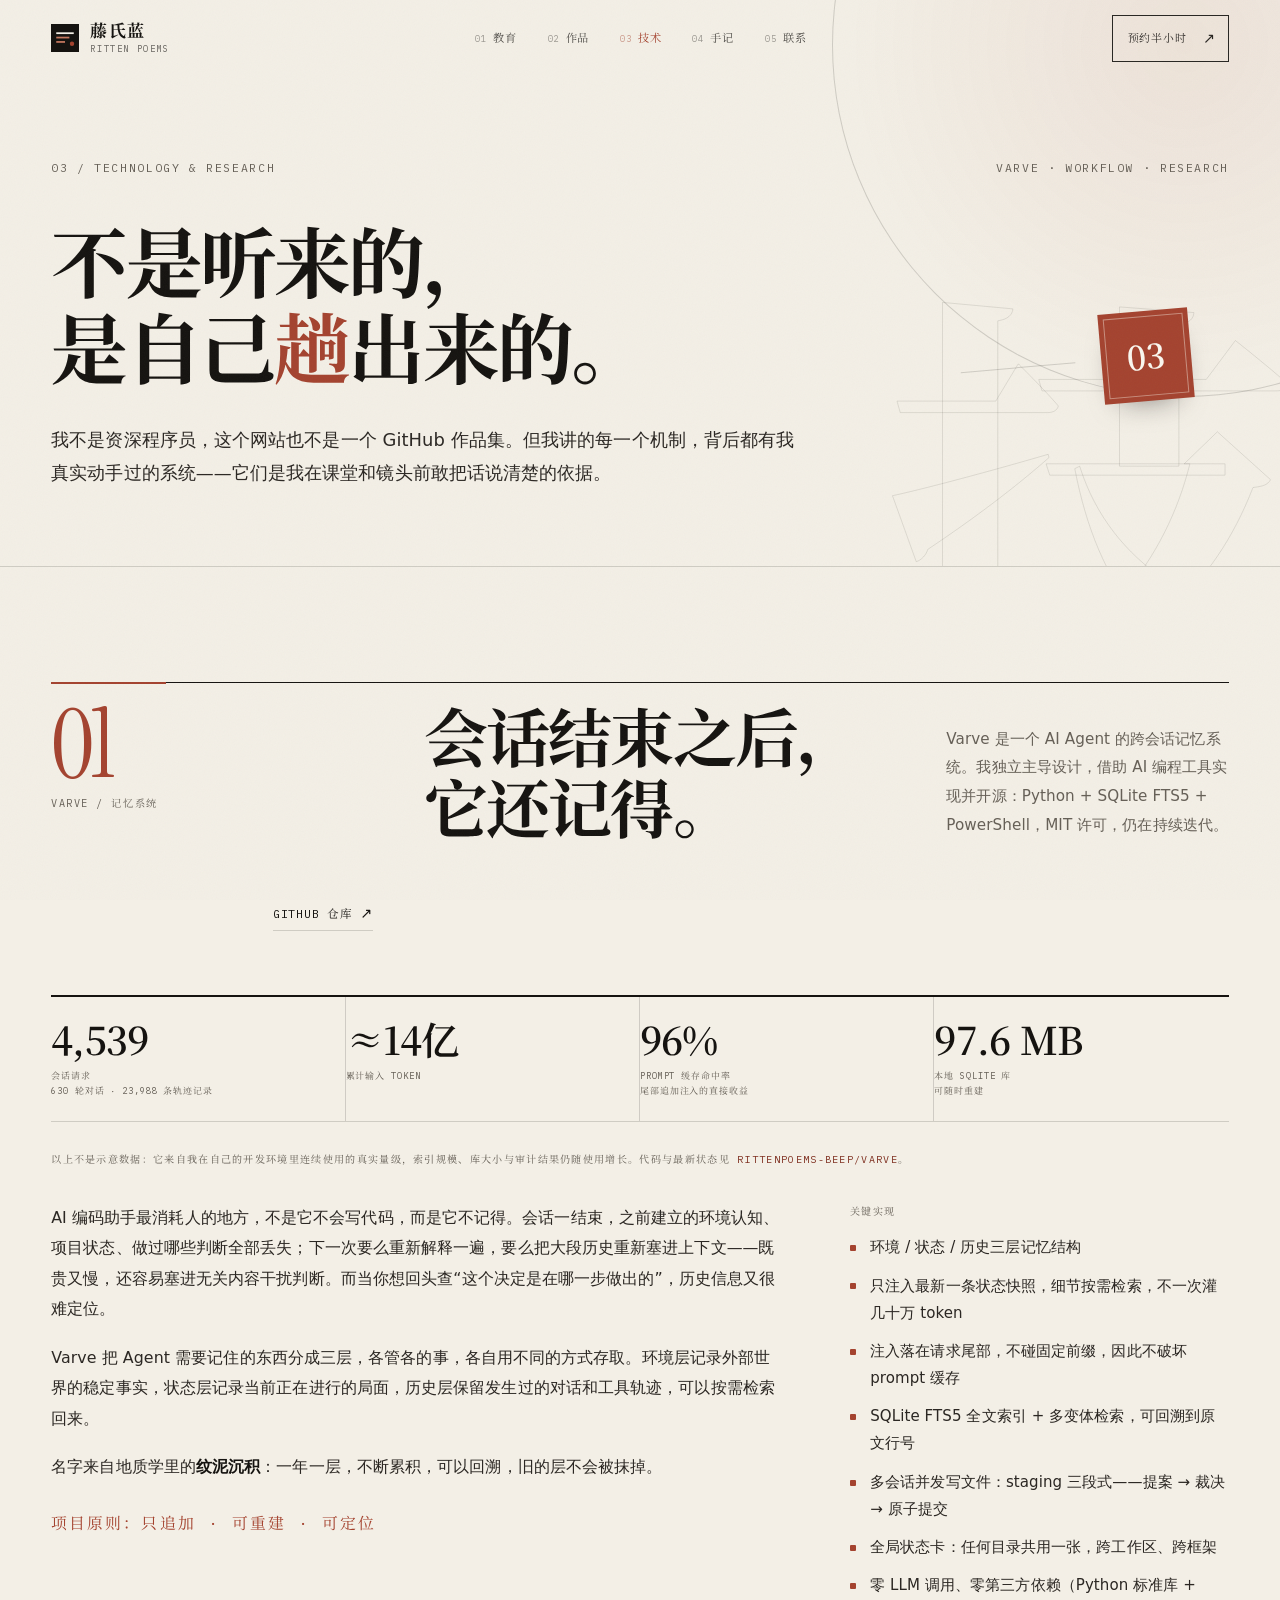
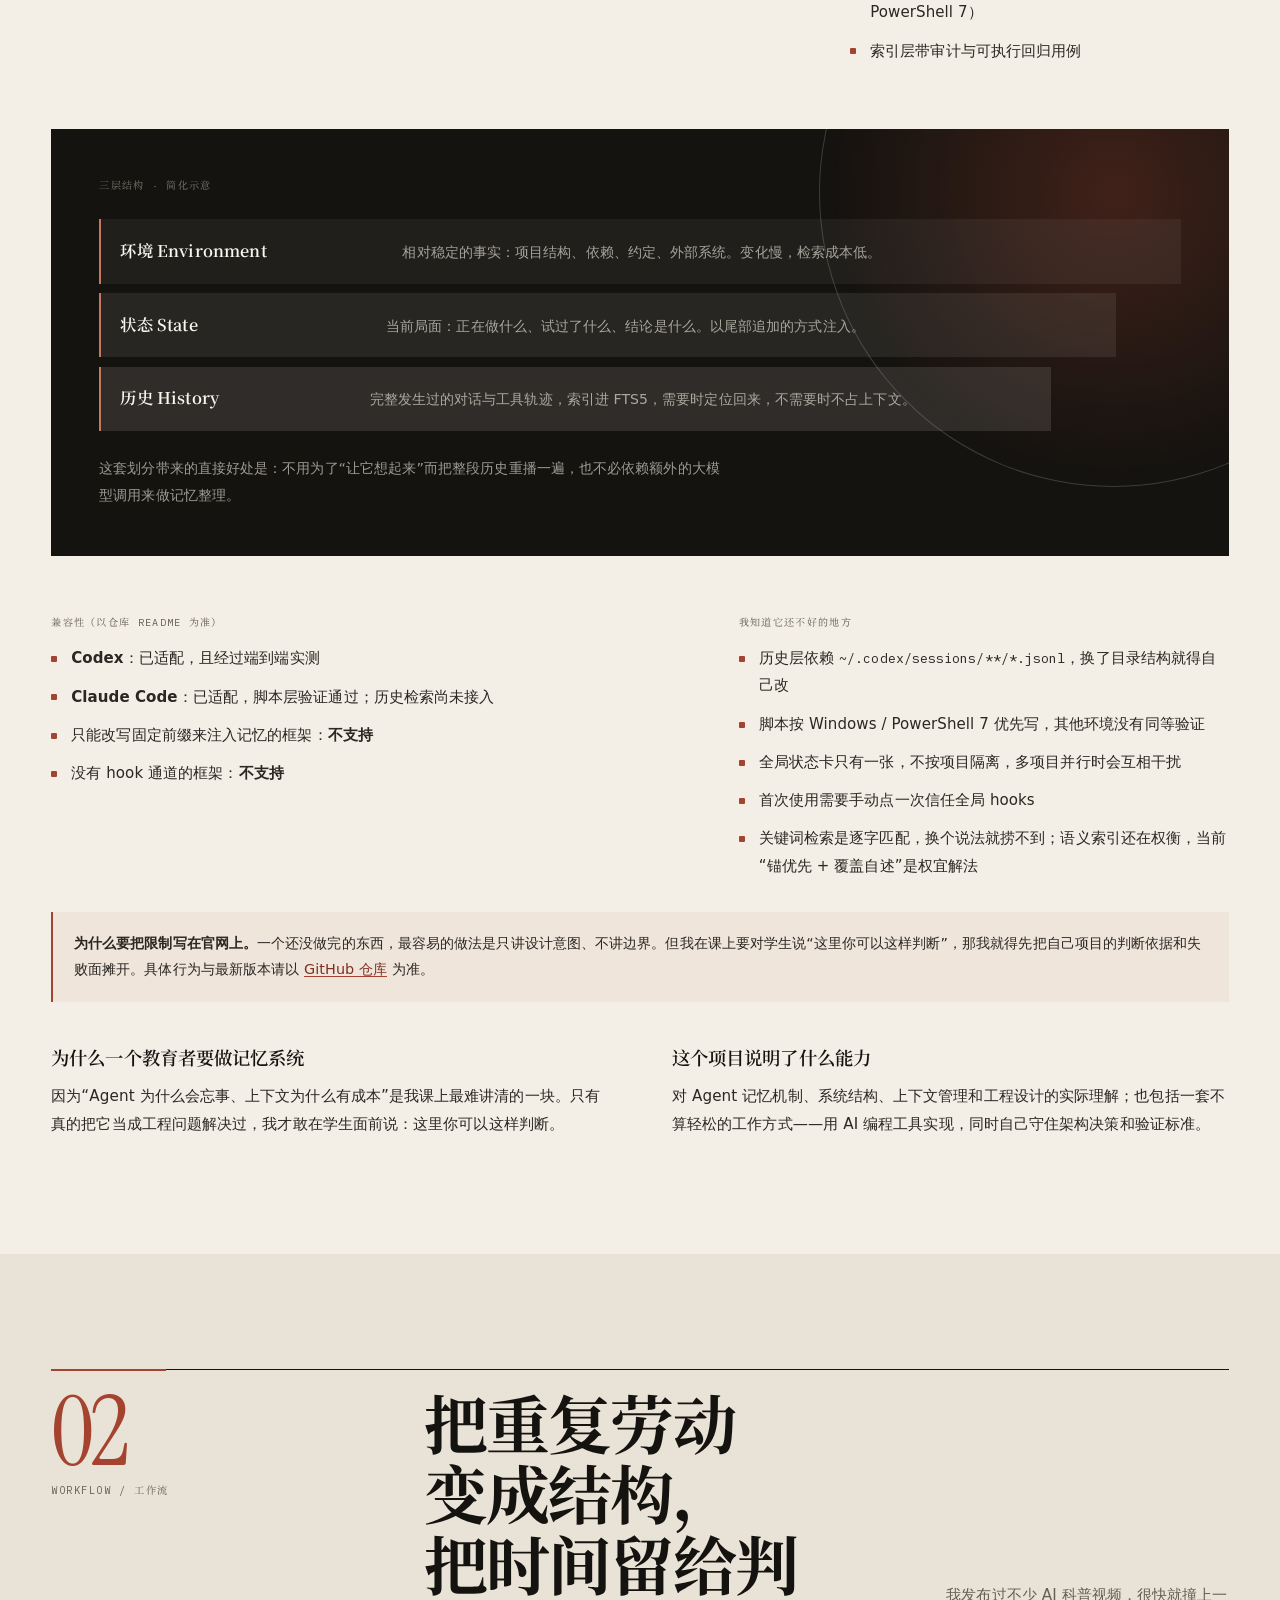
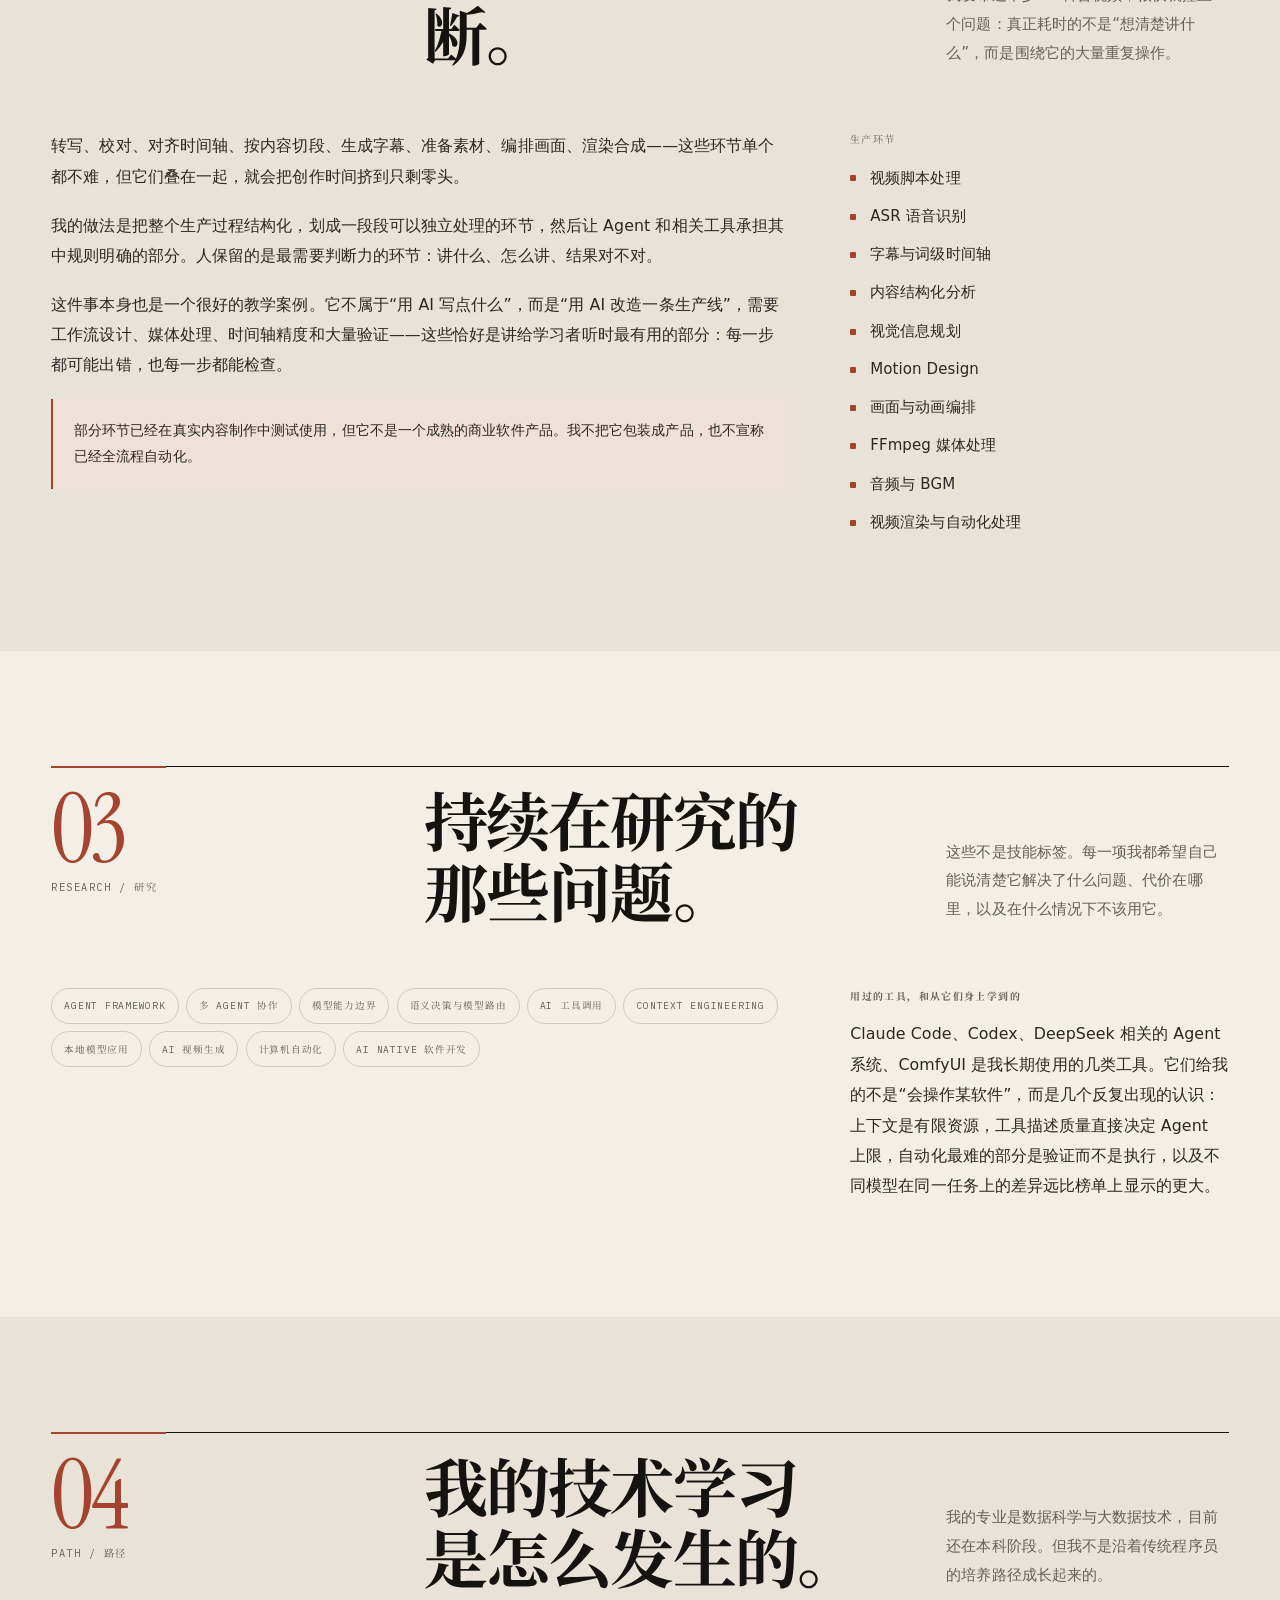
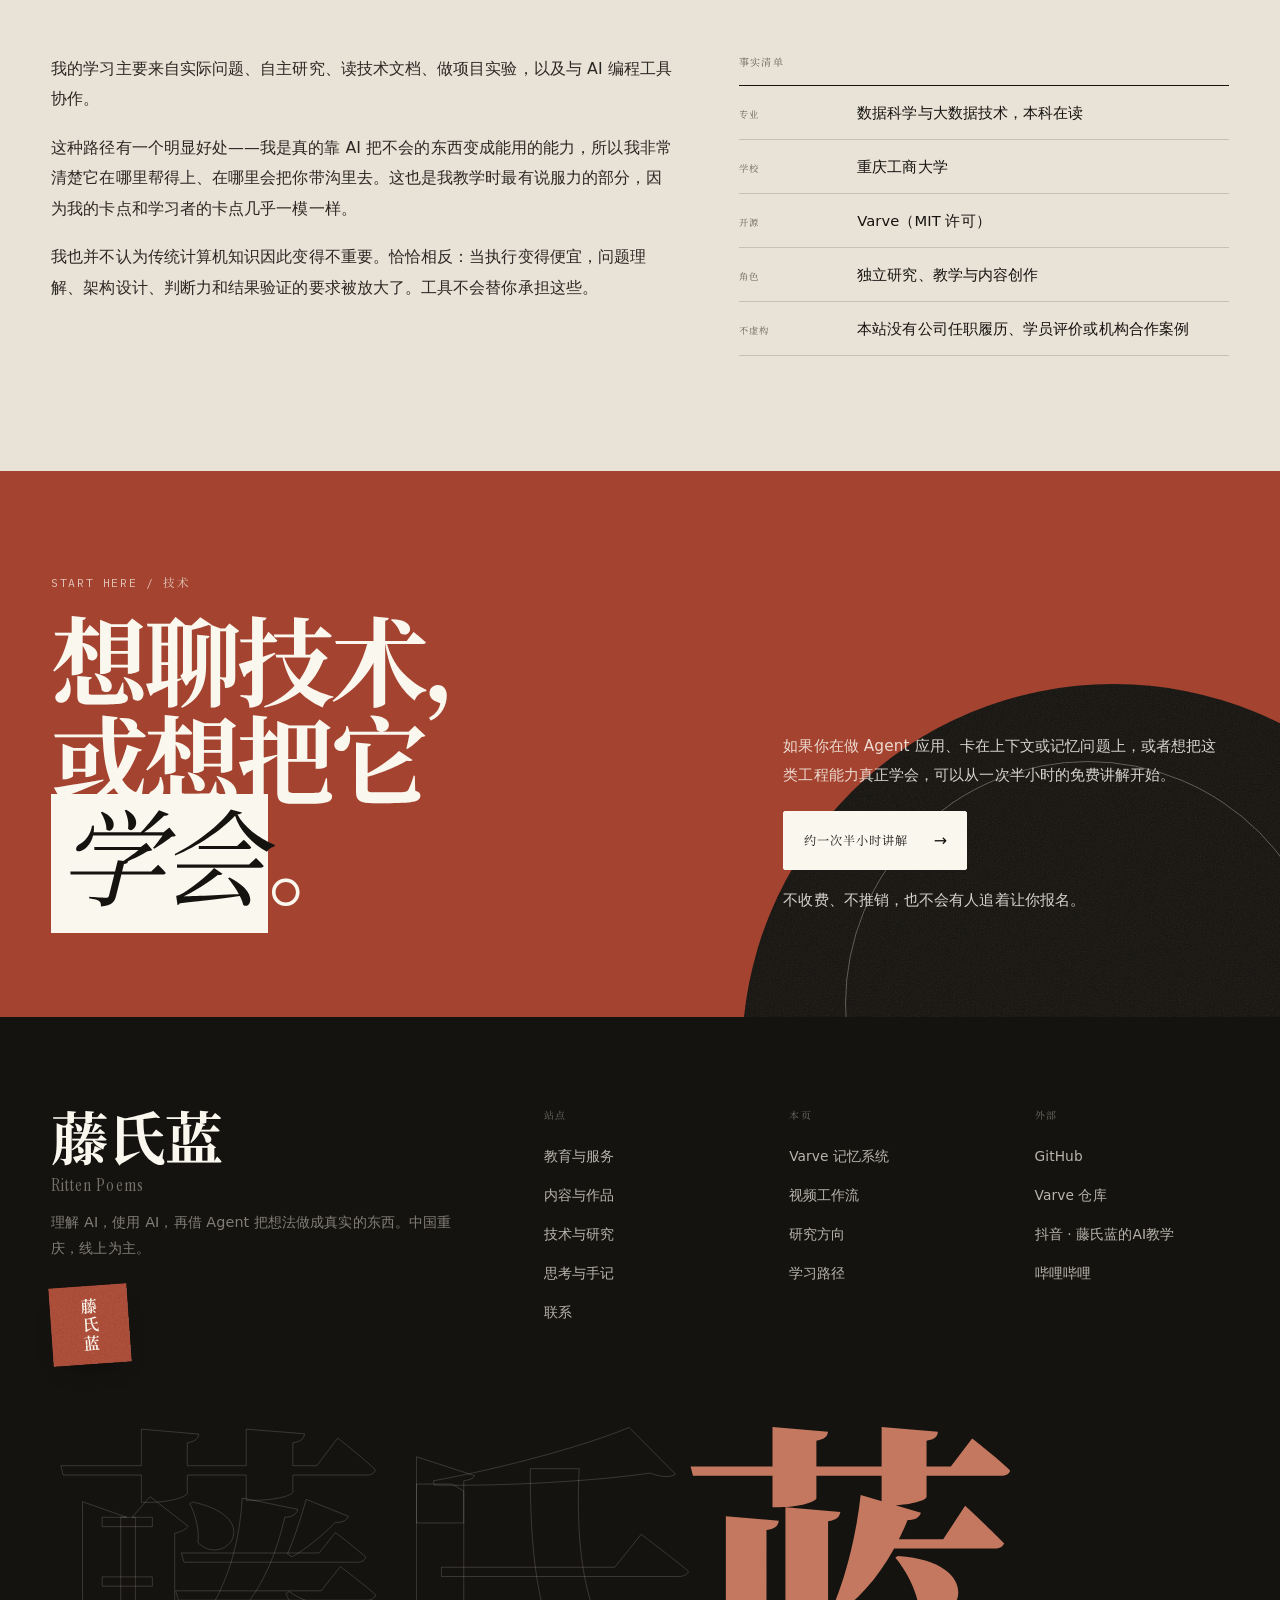
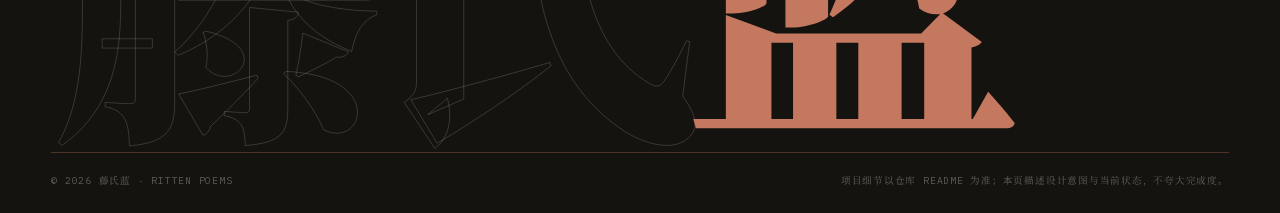
<file: web/tech.html>
<!DOCTYPE html>
<html lang="zh-CN">
<head>
<meta charset="utf-8">
<meta name="viewport" content="width=device-width, initial-scale=1">
<title>技术与研究 · 藤氏蓝</title>
<meta name="description" content="藤氏蓝的技术实践：Varve AI Agent 跨会话记忆系统、AI 视频自动化生产工作流，以及对 Agent 框架、Context Engineering、模型路由与 AI 原生开发的持续研究。">
<meta name="theme-color" content="#f3efe6">
<link rel="icon" href="favicon.svg" type="image/svg+xml">
<link rel="stylesheet" href="css/site.css">
<script>document.documentElement.className += " js";</script>
<script src="js/site.js" defer></script>
</head>
<body>
<a class="skip" href="#main">跳到正文</a>
<div class="progress" data-progress aria-hidden="true"></div>

<header class="site-head" data-head>
  <div class="site-head__in">
    <a class="wordmark" href="index.html" aria-label="藤氏蓝 · Ritten Poems 首页">
      <svg class="wordmark__mark" viewBox="0 0 64 64" aria-hidden="true"><rect width="64" height="64" fill="#151310"/><rect x="12" y="19" width="40" height="4" fill="#f3efe6"/><rect x="12" y="29" width="30" height="4" fill="#c4785f"/><rect x="12" y="39" width="20" height="4" fill="#c4785f"/><circle cx="48" cy="45" r="5" fill="#a4432f"/></svg>
      <span class="wordmark__txt"><span class="wordmark__cn">藤氏蓝</span><span class="wordmark__en">Ritten Poems</span></span>
    </a>
    <nav class="nav" aria-label="主导航">
      <a href="teach.html"><i>01</i>教育</a>
      <a href="works.html"><i>02</i>作品</a>
      <a href="tech.html" aria-current="page"><i>03</i>技术</a>
      <a href="notes.html"><i>04</i>手记</a>
      <a href="contact.html"><i>05</i>联系</a>
    </nav>
    <a class="head-cta" href="contact.html#free">预约半小时 <span class="arw">↗</span></a>
    <button class="nav__toggle" data-nav-toggle aria-expanded="false" aria-controls="mobile-menu"><span></span><span class="nav__toggle-label">目录</span></button>
  </div>
</header>

<div class="mobile-menu" id="mobile-menu" aria-hidden="true">
  <nav aria-label="移动端导航">
    <a class="mm-link" href="teach.html"><i>01</i>教育与服务</a>
    <a class="mm-link" href="works.html"><i>02</i>内容与作品</a>
    <a class="mm-link" href="tech.html"><i>03</i>技术与研究</a>
    <a class="mm-link" href="notes.html"><i>04</i>思考与手记</a>
    <a class="mm-link" href="contact.html"><i>05</i>联系</a>
  </nav>
  <div class="mobile-menu__foot mono">
    <span>Chongqing, CN</span>
    <a href="contact.html#free">预约免费讲解 ↗</a>
  </div>
</div>

<main id="main">

  <section class="page-hero">
    <span class="page-hero__ghost" aria-hidden="true">技</span>
    <span class="page-hero__stamp" aria-hidden="true">03</span>
    <div class="shell page-hero__in">
      <div class="page-hero__meta mono"><span>03 / Technology &amp; Research</span><span>Varve · Workflow · Research</span></div>
      <h1>不是听来的，<br>是自己<span class="hl">趟</span>出来的。</h1>
      <p class="page-hero__lead">我不是资深程序员，这个网站也不是一个 GitHub 作品集。但我讲的每一个机制，背后都有我真实动手过的系统——它们是我在课堂和镜头前敢把话说清楚的依据。</p>
    </div>
  </section>

  <!-- Varve -->
  <section class="section" id="varve">
    <div class="shell">
      <div class="chapter">
        <div class="chapter__idx"><b>01</b>Varve / 记忆系统</div>
        <div class="chapter__main">
          <h2>会话结束之后，<br>它还记得。</h2>
          <p class="chapter__note">Varve 是一个 AI Agent 的跨会话记忆系统。我独立主导设计，借助 AI 编程工具实现并开源：Python + SQLite FTS5 + PowerShell，MIT 许可，仍在持续迭代。</p>
        </div>
        <div class="chapter__link"><a class="txtlink" href="https://github.com/rittenpoems-beep/varve" target="_blank" rel="noopener">GitHub 仓库 <span class="arw">↗</span></a></div>
      </div>

      <div class="stats">
        <div class="stat"><b>4,539</b><span>会话请求<br>630 轮对话 · 23,988 条轨迹记录</span></div>
        <div class="stat"><b>≈14亿</b><span>累计输入 token</span></div>
        <div class="stat"><b>96%</b><span>Prompt 缓存命中率<br>尾部追加注入的直接收益</span></div>
        <div class="stat"><b>97.6 MB</b><span>本地 SQLite 库<br>可随时重建</span></div>
      </div>
      <p class="meta" style="margin:-.6rem 0 2.2rem">以上不是示意数据：它来自我在自己的开发环境里连续使用的真实量级，索引规模、库大小与审计结果仍随使用增长。代码与最新状态见 <a href="https://github.com/rittenpoems-beep/varve" target="_blank" rel="noopener" style="color:var(--seal-deep)">rittenpoems-beep/varve</a>。</p>

      <div class="split split--wide">
        <div class="prose" data-reveal>
          <p>AI 编码助手最消耗人的地方，不是它不会写代码，而是它不记得。会话一结束，之前建立的环境认知、项目状态、做过哪些判断全部丢失；下一次要么重新解释一遍，要么把大段历史重新塞进上下文——既贵又慢，还容易塞进无关内容干扰判断。而当你想回头查“这个决定是在哪一步做出的”，历史信息又很难定位。</p>
          <p>Varve 把 Agent 需要记住的东西分成三层，各管各的事，各自用不同的方式存取。环境层记录外部世界的稳定事实，状态层记录当前正在进行的局面，历史层保留发生过的对话和工具轨迹，可以按需检索回来。</p>
          <p>名字来自地质学里的<b>纹泥沉积</b>：一年一层，不断累积，可以回溯，旧的层不会被抹掉。</p>
          <p class="meta" style="color:var(--seal);margin-top:1.6rem">项目原则：只追加 · 可重建 · 可定位</p>
        </div>
        <div data-reveal>
          <p class="meta" style="margin-bottom:.9rem">关键实现</p>
          <ul class="ticks">
            <li>环境 / 状态 / 历史三层记忆结构</li>
            <li>只注入最新一条状态快照，细节按需检索，不一次灌几十万 token</li>
            <li>注入落在请求尾部，不碰固定前缀，因此不破坏 prompt 缓存</li>
            <li>SQLite FTS5 全文索引 + 多变体检索，可回溯到原文行号</li>
            <li>多会话并发写文件：staging 三段式——提案 → 裁决 → 原子提交</li>
            <li>全局状态卡：任何目录共用一张，跨工作区、跨框架</li>
            <li>零 LLM 调用、零第三方依赖（Python 标准库 + PowerShell 7）</li>
            <li>索引层带审计与可执行回归用例</li>
          </ul>
        </div>
      </div>

      <div class="ink-panel" style="margin-top:clamp(2.6rem,5vw,4rem)">
        <div class="ink-panel__in">
          <p class="meta" style="margin-bottom:1.2rem">三层结构 · 简化示意</p>
          <div class="varve-layers">
            <div class="varve-layer"><b>环境 Environment</b><span>相对稳定的事实：项目结构、依赖、约定、外部系统。变化慢，检索成本低。</span></div>
            <div class="varve-layer"><b>状态 State</b><span>当前局面：正在做什么、试过了什么、结论是什么。以尾部追加的方式注入。</span></div>
            <div class="varve-layer"><b>历史 History</b><span>完整发生过的对话与工具轨迹，索引进 FTS5，需要时定位回来，不需要时不占上下文。</span></div>
          </div>
          <p style="font-size:.9rem;color:rgba(247,243,233,.6);max-width:44em;margin:1.5rem 0 0">这套划分带来的直接好处是：不用为了“让它想起来”而把整段历史重播一遍，也不必依赖额外的大模型调用来做记忆整理。</p>
        </div>
      </div>

      <div class="split" style="margin-top:clamp(2.4rem,5vw,3.6rem)" data-reveal-group>
        <div data-reveal>
          <p class="meta" style="margin-bottom:.9rem">兼容性（以仓库 README 为准）</p>
          <ul class="ticks">
            <li><b>Codex</b>：已适配，且经过端到端实测</li>
            <li><b>Claude Code</b>：已适配，脚本层验证通过；历史检索尚未接入</li>
            <li>只能改写固定前缀来注入记忆的框架：<b>不支持</b></li>
            <li>没有 hook 通道的框架：<b>不支持</b></li>
          </ul>
        </div>
        <div data-reveal>
          <p class="meta" style="margin-bottom:.9rem">我知道它还不好的地方</p>
          <ul class="ticks">
            <li>历史层依赖 <code>~/.codex/sessions/**/*.jsonl</code>，换了目录结构就得自己改</li>
            <li>脚本按 Windows / PowerShell 7 优先写，其他环境没有同等验证</li>
            <li>全局状态卡只有一张，不按项目隔离，多项目并行时会互相干扰</li>
            <li>首次使用需要手动点一次信任全局 hooks</li>
            <li>关键词检索是逐字匹配，换个说法就捞不到；语义索引还在权衡，当前“锚优先 + 覆盖自述”是权宜解法</li>
          </ul>
        </div>
      </div>

      <div class="callout" style="margin-top:2rem">
        <p style="margin:0"><b>为什么要把限制写在官网上。</b>一个还没做完的东西，最容易的做法是只讲设计意图、不讲边界。但我在课上要对学生说“这里你可以这样判断”，那我就得先把自己项目的判断依据和失败面摊开。具体行为与最新版本请以 <a href="https://github.com/rittenpoems-beep/varve" target="_blank" rel="noopener">GitHub 仓库</a> 为准。</p>
      </div>

      <div class="split split--even" style="margin-top:2.4rem">
        <div>
          <h3 style="font-family:var(--serif);font-weight:600;font-size:1.15rem;margin-bottom:.5rem">为什么一个教育者要做记忆系统</h3>
          <p style="font-size:.95rem;color:var(--ink-2);margin:0">因为“Agent 为什么会忘事、上下文为什么有成本”是我课上最难讲清的一块。只有真的把它当成工程问题解决过，我才敢在学生面前说：这里你可以这样判断。</p>
        </div>
        <div>
          <h3 style="font-family:var(--serif);font-weight:600;font-size:1.15rem;margin-bottom:.5rem">这个项目说明了什么能力</h3>
          <p style="font-size:.95rem;color:var(--ink-2);margin:0">对 Agent 记忆机制、系统结构、上下文管理和工程设计的实际理解；也包括一套不算轻松的工作方式——用 AI 编程工具实现，同时自己守住架构决策和验证标准。</p>
        </div>
      </div>
    </div>
  </section>

  <!-- 工作流 -->
  <section class="section section--alt" id="workflow">
    <div class="shell">
      <div class="chapter">
        <div class="chapter__idx"><b>02</b>Workflow / 工作流</div>
        <div class="chapter__main">
          <h2>把重复劳动<br>变成结构，<br>把时间留给判断。</h2>
          <p class="chapter__note">我发布过不少 AI 科普视频，很快就撞上一个问题：真正耗时的不是“想清楚讲什么”，而是围绕它的大量重复操作。</p>
        </div>
      </div>
      <div class="split split--wide">
        <div class="prose" data-reveal>
          <p>转写、校对、对齐时间轴、按内容切段、生成字幕、准备素材、编排画面、渲染合成——这些环节单个都不难，但它们叠在一起，就会把创作时间挤到只剩零头。</p>
          <p>我的做法是把整个生产过程结构化，划成一段段可以独立处理的环节，然后让 Agent 和相关工具承担其中规则明确的部分。人保留的是最需要判断力的环节：讲什么、怎么讲、结果对不对。</p>
          <p>这件事本身也是一个很好的教学案例。它不属于“用 AI 写点什么”，而是“用 AI 改造一条生产线”，需要工作流设计、媒体处理、时间轴精度和大量验证——这些恰好是讲给学习者听时最有用的部分：每一步都可能出错，也每一步都能检查。</p>
          <div class="callout callout--seal">部分环节已经在真实内容制作中测试使用，但它不是一个成熟的商业软件产品。我不把它包装成产品，也不宣称已经全流程自动化。</div>
        </div>
        <div data-reveal>
          <p class="meta" style="margin-bottom:1rem">生产环节</p>
          <ul class="ticks">
            <li>视频脚本处理</li>
            <li>ASR 语音识别</li>
            <li>字幕与词级时间轴</li>
            <li>内容结构化分析</li>
            <li>视觉信息规划</li>
            <li>Motion Design</li>
            <li>画面与动画编排</li>
            <li>FFmpeg 媒体处理</li>
            <li>音频与 BGM</li>
            <li>视频渲染与自动化处理</li>
          </ul>
        </div>
      </div>
    </div>
  </section>

  <!-- 研究方向 -->
  <section class="section" id="research">
    <div class="shell">
      <div class="chapter">
        <div class="chapter__idx"><b>03</b>Research / 研究</div>
        <div class="chapter__main">
          <h2>持续在研究的<br>那些问题。</h2>
          <p class="chapter__note">这些不是技能标签。每一项我都希望自己能说清楚它解决了什么问题、代价在哪里，以及在什么情况下不该用它。</p>
        </div>
      </div>
      <div class="split split--wide">
        <div data-reveal>
          <ul class="chips">
            <li>Agent Framework</li>
            <li>多 Agent 协作</li>
            <li>模型能力边界</li>
            <li>语义决策与模型路由</li>
            <li>AI 工具调用</li>
            <li>Context Engineering</li>
            <li>本地模型应用</li>
            <li>AI 视频生成</li>
            <li>计算机自动化</li>
            <li>AI Native 软件开发</li>
          </ul>
        </div>
        <div class="prose" data-reveal>
          <h4>用过的工具，和从它们身上学到的</h4>
          <p>Claude Code、Codex、DeepSeek 相关的 Agent 系统、ComfyUI 是我长期使用的几类工具。它们给我的不是“会操作某软件”，而是几个反复出现的认识：上下文是有限资源，工具描述质量直接决定 Agent 上限，自动化最难的部分是验证而不是执行，以及不同模型在同一任务上的差异远比榜单上显示的更大。</p>
        </div>
      </div>
    </div>
  </section>

  <!-- 学习路径 -->
  <section class="section section--alt" id="path">
    <div class="shell">
      <div class="chapter">
        <div class="chapter__idx"><b>04</b>Path / 路径</div>
        <div class="chapter__main">
          <h2>我的技术学习<br>是怎么发生的。</h2>
          <p class="chapter__note">我的专业是数据科学与大数据技术，目前还在本科阶段。但我不是沿着传统程序员的培养路径成长起来的。</p>
        </div>
      </div>
      <div class="split">
        <div class="prose" data-reveal>
          <p>我的学习主要来自实际问题、自主研究、读技术文档、做项目实验，以及与 AI 编程工具协作。</p>
          <p>这种路径有一个明显好处——我是真的靠 AI 把不会的东西变成能用的能力，所以我非常清楚它在哪里帮得上、在哪里会把你带沟里去。这也是我教学时最有说服力的部分，因为我的卡点和学习者的卡点几乎一模一样。</p>
          <p>我也并不认为传统计算机知识因此变得不重要。恰恰相反：当执行变得便宜，问题理解、架构设计、判断力和结果验证的要求被放大了。工具不会替你承担这些。</p>
        </div>
        <div data-reveal>
          <p class="meta" style="margin-bottom:.9rem">事实清单</p>
          <div class="channels">
            <div class="channel"><span class="meta">专业</span><span>数据科学与大数据技术，本科在读</span></div>
            <div class="channel"><span class="meta">学校</span><span>重庆工商大学</span></div>
            <div class="channel"><span class="meta">开源</span><span>Varve（MIT 许可）</span></div>
            <div class="channel"><span class="meta">角色</span><span>独立研究、教学与内容创作</span></div>
            <div class="channel"><span class="meta">不虚构</span><span>本站没有公司任职履历、学员评价或机构合作案例</span></div>
          </div>
        </div>
      </div>
    </div>
  </section>

  <section class="cta-band">
    <div class="shell cta-band__in">
      <div>
        <p class="mono">Start here / 技术</p>
        <h2>想聊技术，<br>或想把它<em>学会</em>。</h2>
      </div>
      <div class="cta-band__side">
        <p>如果你在做 Agent 应用、卡在上下文或记忆问题上，或者想把这类工程能力真正学会，可以从一次半小时的免费讲解开始。</p>
        <a class="btn btn--light" href="contact.html#free">约一次半小时讲解 <span class="arw">→</span></a>
        <p class="cta-band__fine">不收费、不推销，也不会有人追着让你报名。</p>
      </div>
    </div>
  </section>

</main>

<footer class="footer">
  <div class="shell">
    <div class="footer__top">
      <div class="footer__brand">
        <a class="footer__mark" href="index.html">藤氏蓝<span>Ritten Poems</span></a>
        <p>理解 AI，使用 AI，再借 Agent 把想法做成真实的东西。中国重庆，线上为主。</p>
      </div>
      <div>
        <h4>站点</h4>
        <ul>
          <li><a href="teach.html">教育与服务</a></li>
          <li><a href="works.html">内容与作品</a></li>
          <li><a href="tech.html">技术与研究</a></li>
          <li><a href="notes.html">思考与手记</a></li>
          <li><a href="contact.html">联系</a></li>
        </ul>
      </div>
      <div>
        <h4>本页</h4>
        <ul>
          <li><a href="#varve">Varve 记忆系统</a></li>
          <li><a href="#workflow">视频工作流</a></li>
          <li><a href="#research">研究方向</a></li>
          <li><a href="#path">学习路径</a></li>
        </ul>
      </div>
      <div>
        <h4>外部</h4>
        <ul>
          <li><a href="https://github.com/rittenpoems-beep" target="_blank" rel="noopener">GitHub</a></li>
          <li><a href="https://github.com/rittenpoems-beep/varve" target="_blank" rel="noopener">Varve 仓库</a></li>
          <li><a href="https://www.douyin.com/user/MS4wLjABAAAA21GorSYDQlH0wF6z7R6nnLK7dC2-dkVyIxDOVbX0vnaSavxGAOLrkOw1Rs21O1Dj" target="_blank" rel="noopener">抖音 · 藤氏蓝的AI教学</a></li>
          <li><a href="https://space.bilibili.com/355780847" target="_blank" rel="noopener">哔哩哔哩</a></li>
        </ul>
      </div>
    </div>
    <div class="footer__mega" aria-hidden="true">藤氏<span>蓝</span></div>
    <div class="footer__fine">
      <span>© <span data-year>2026</span> 藤氏蓝 · Ritten Poems</span>
      <span>项目细节以仓库 README 为准；本页描述设计意图与当前状态，不夸大完成度。</span>
    </div>
  </div>
</footer>
</body>
</html>
</file>
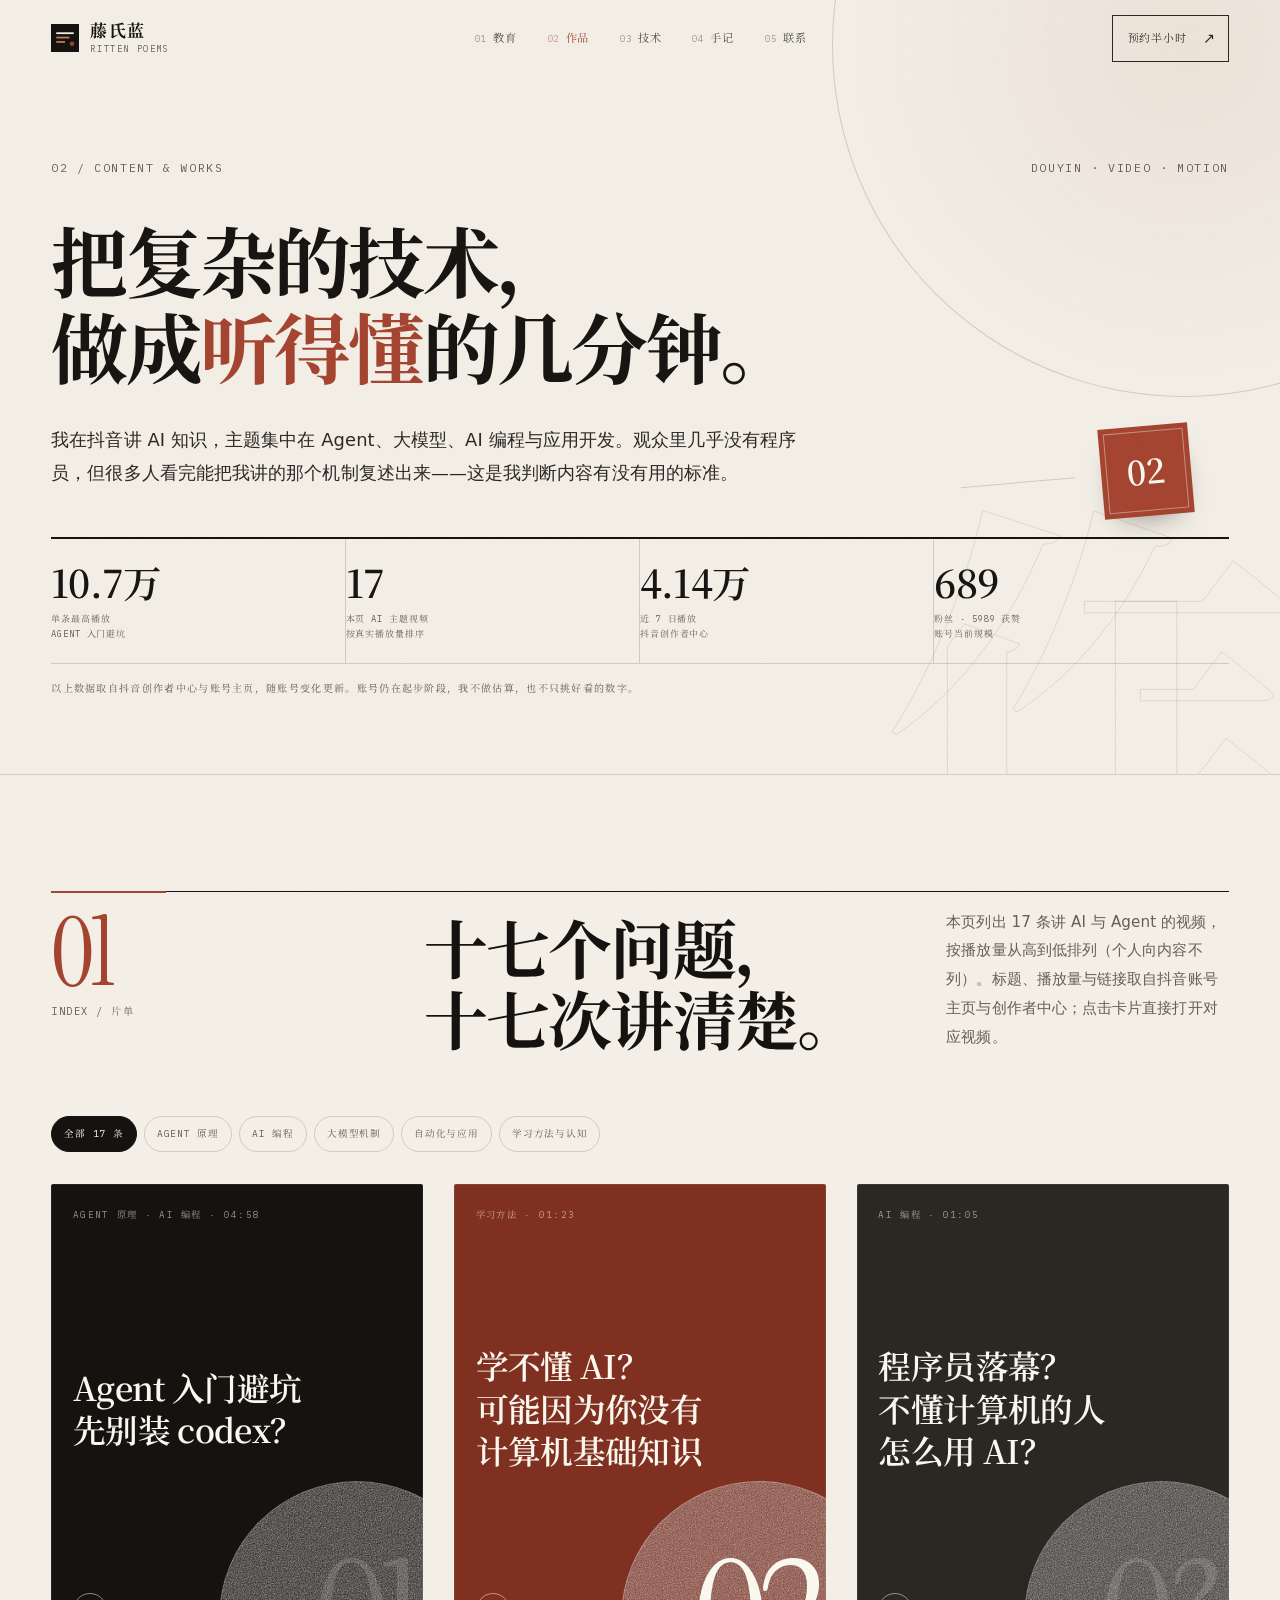
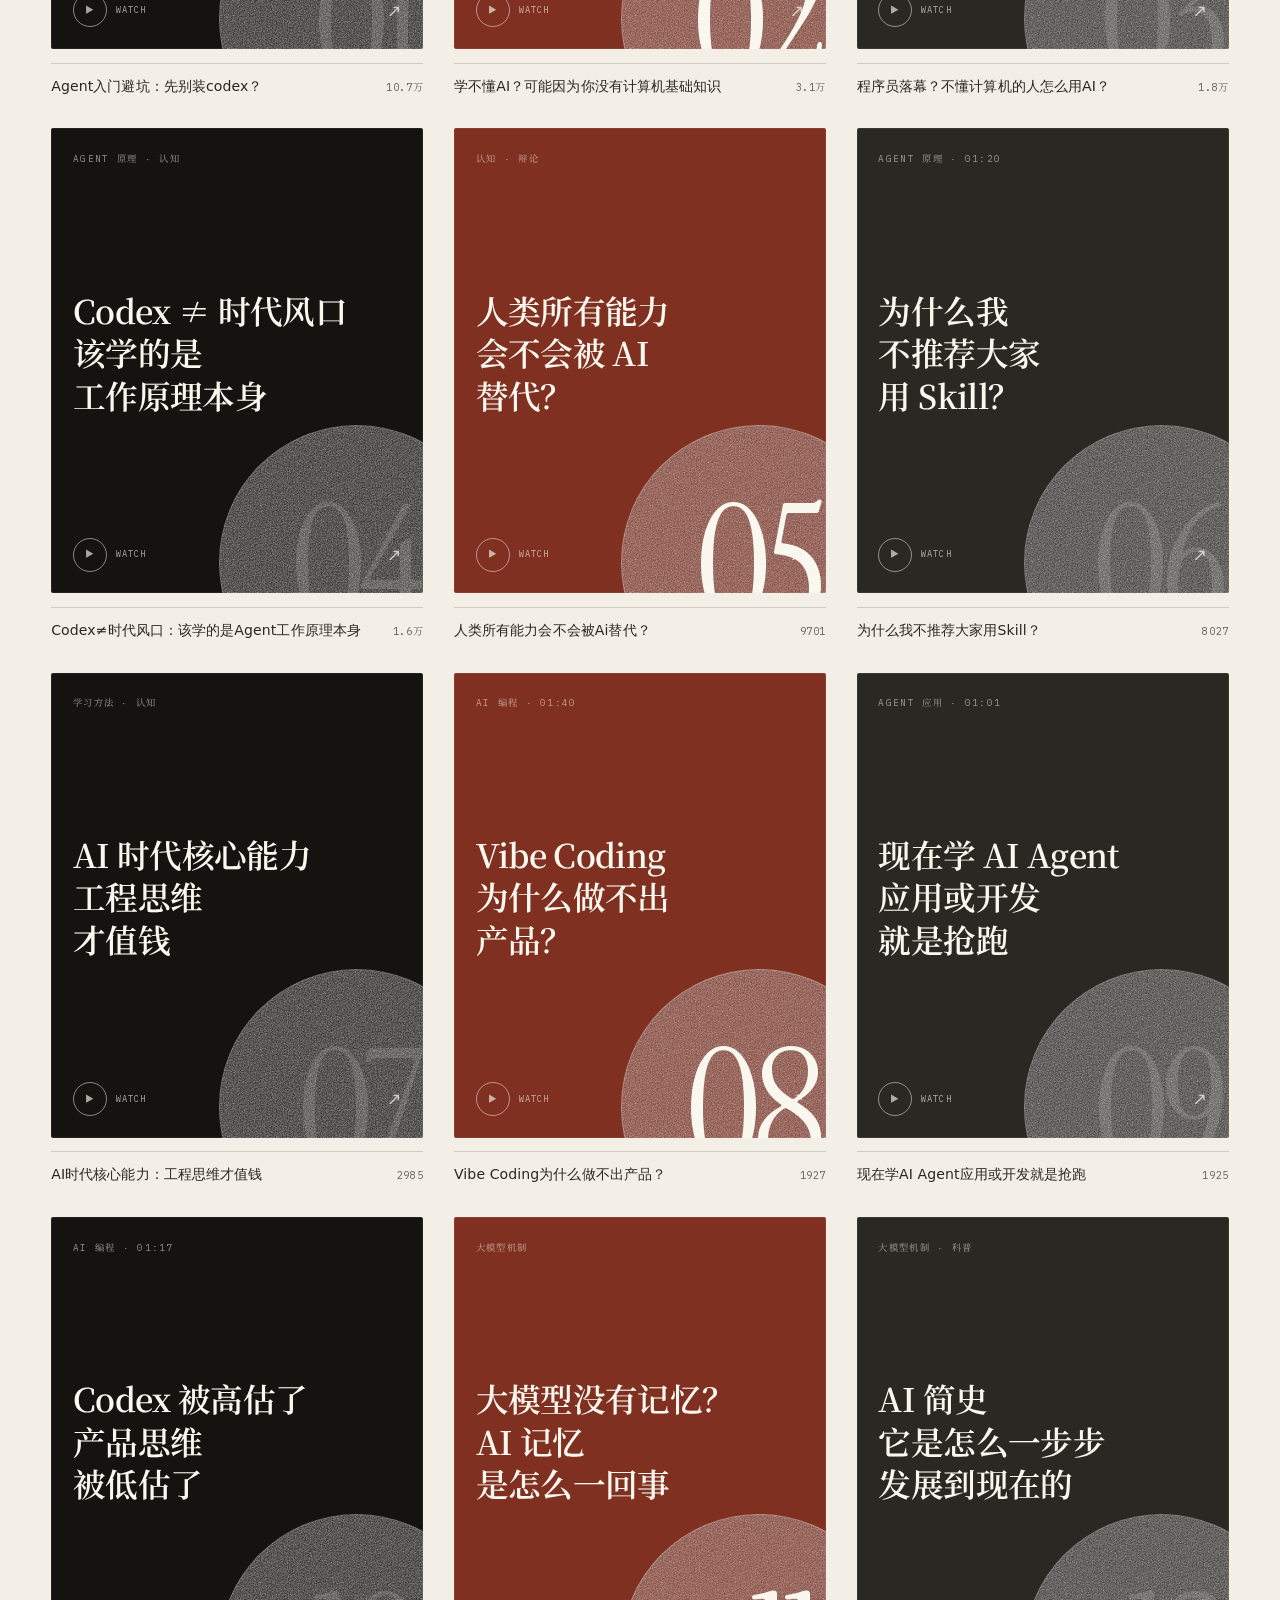
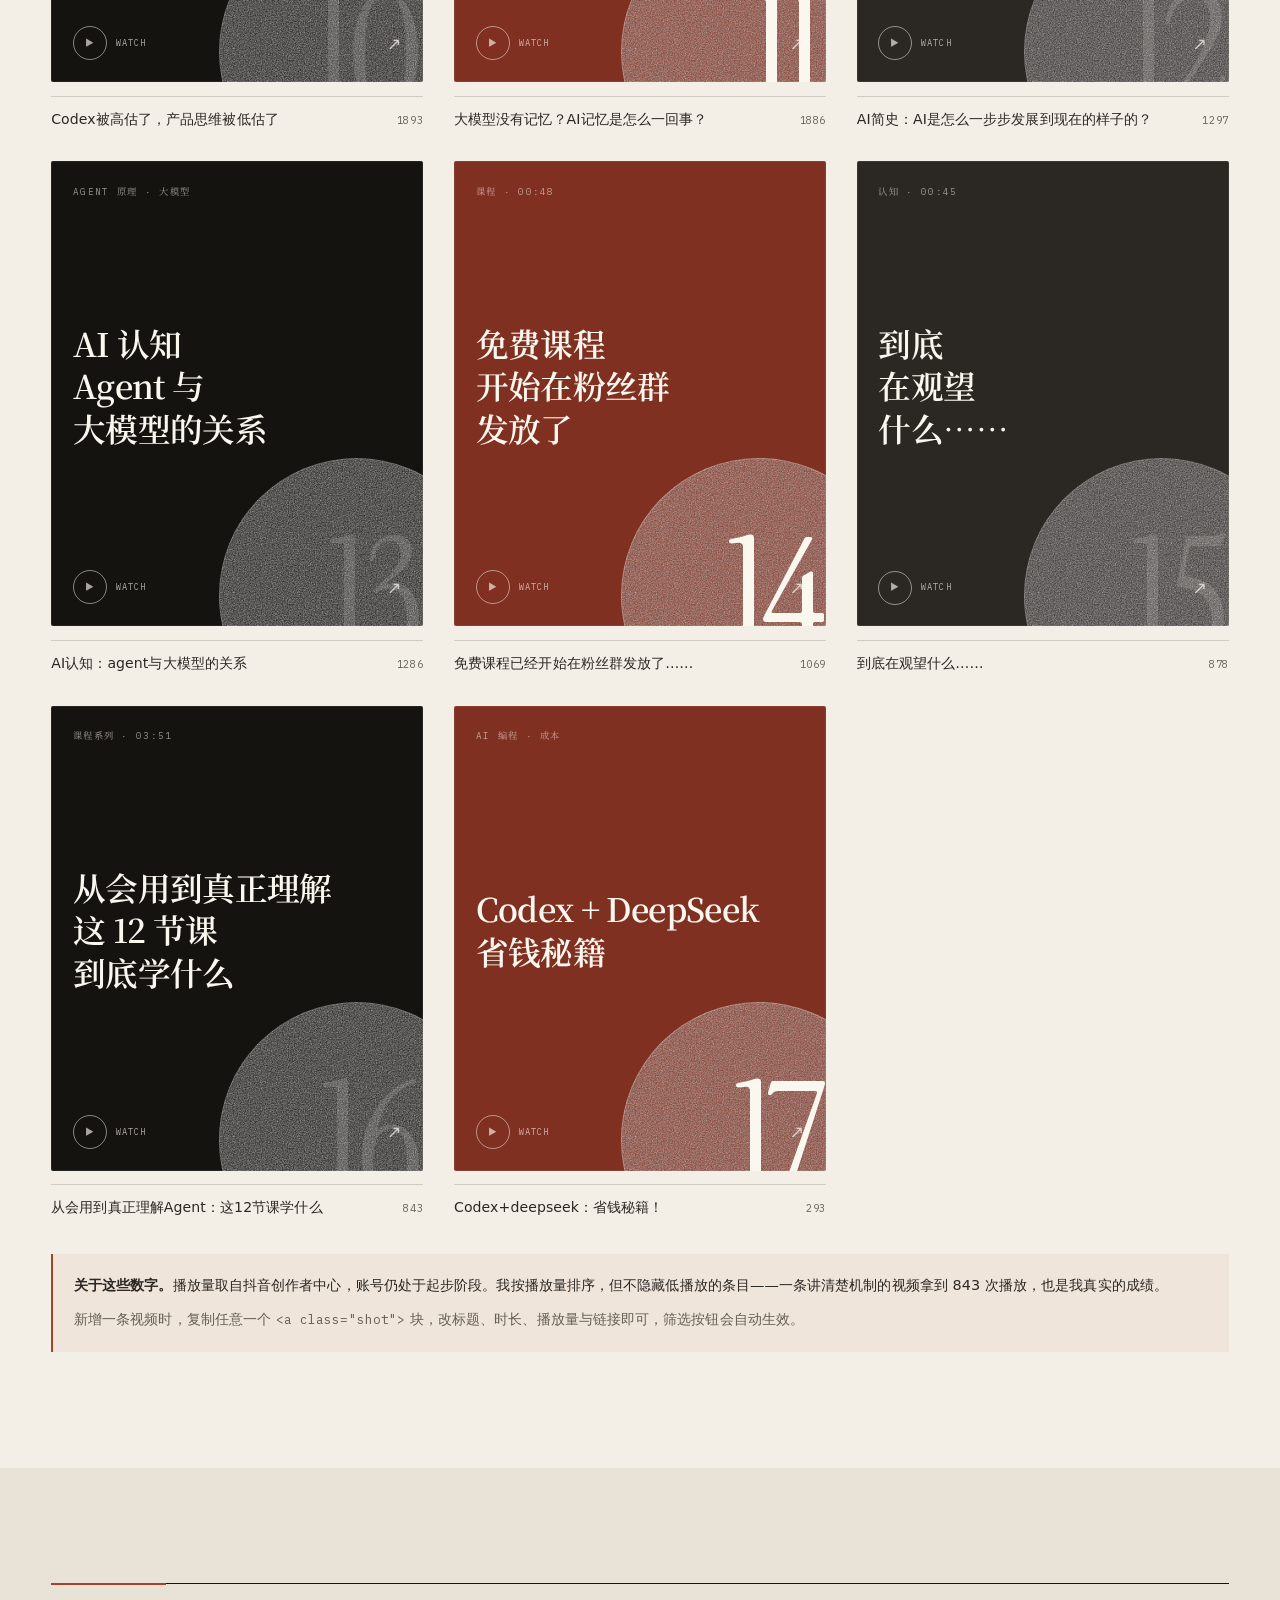
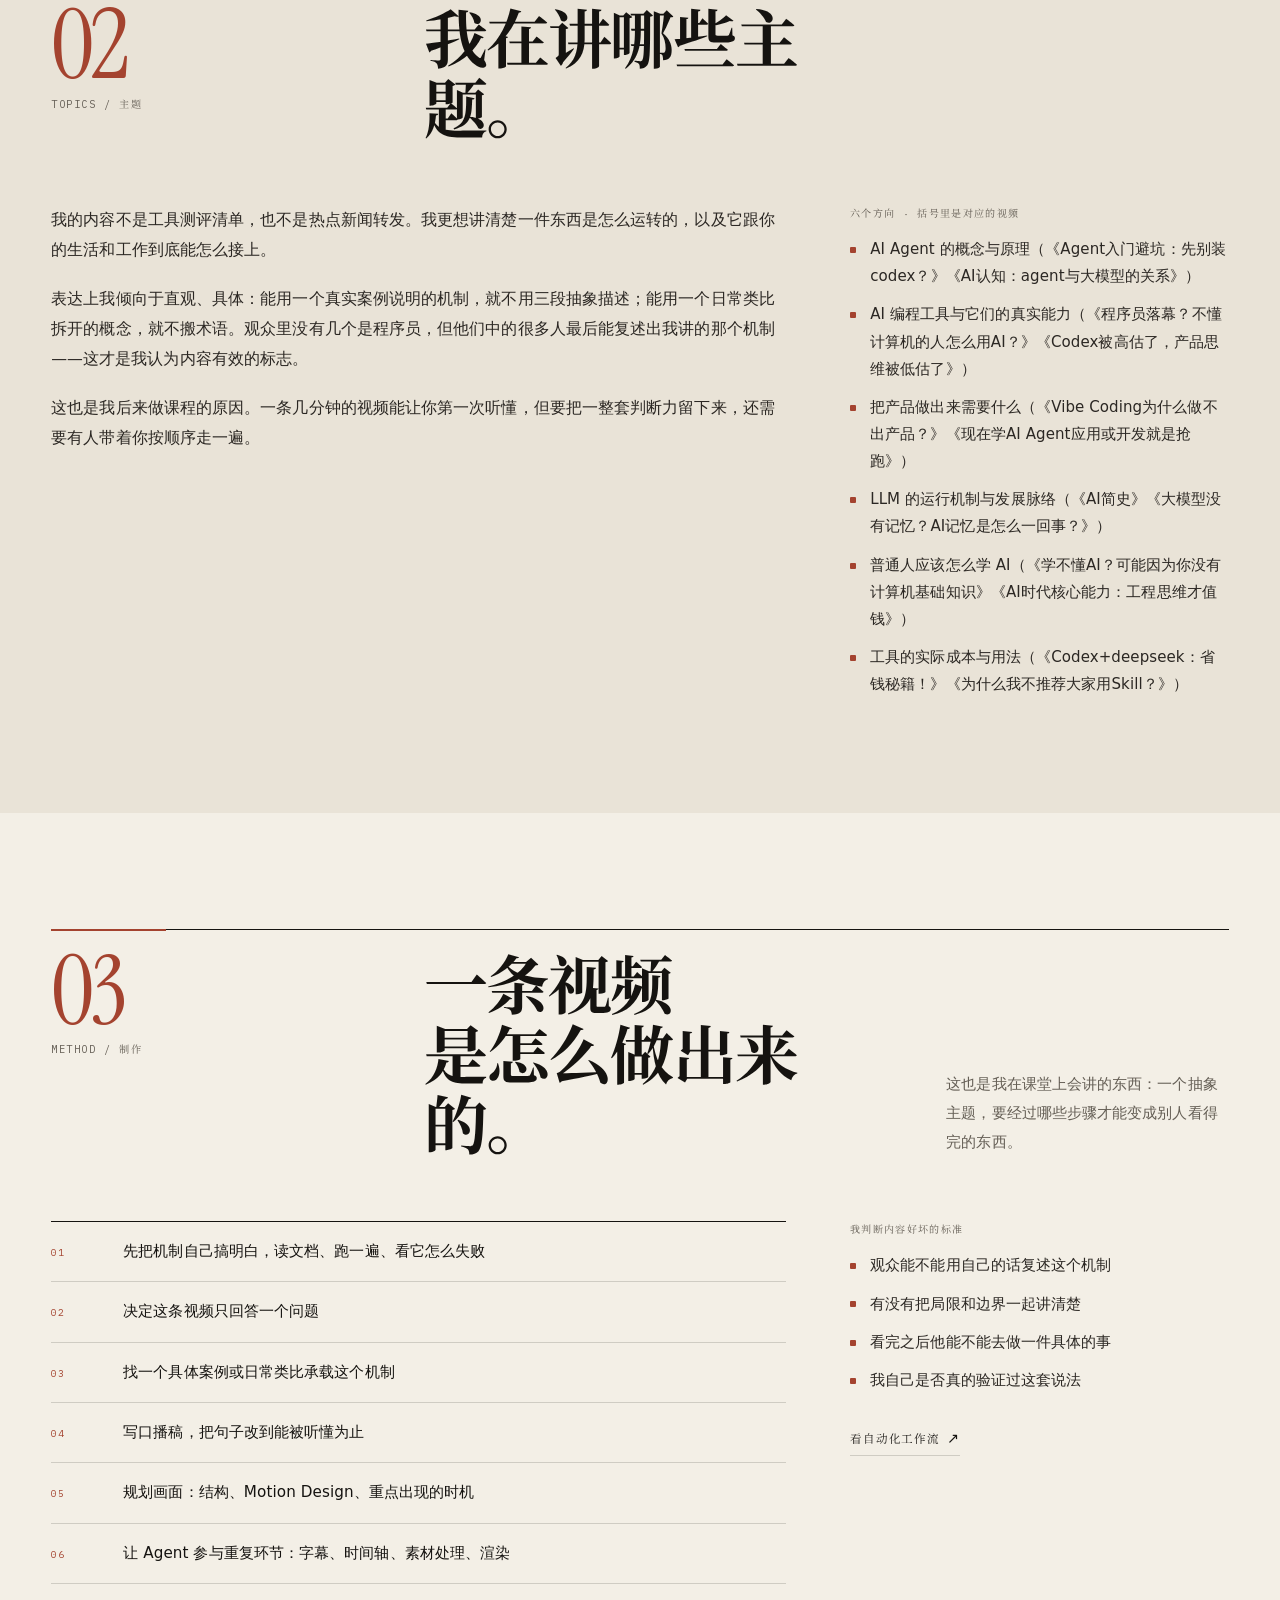
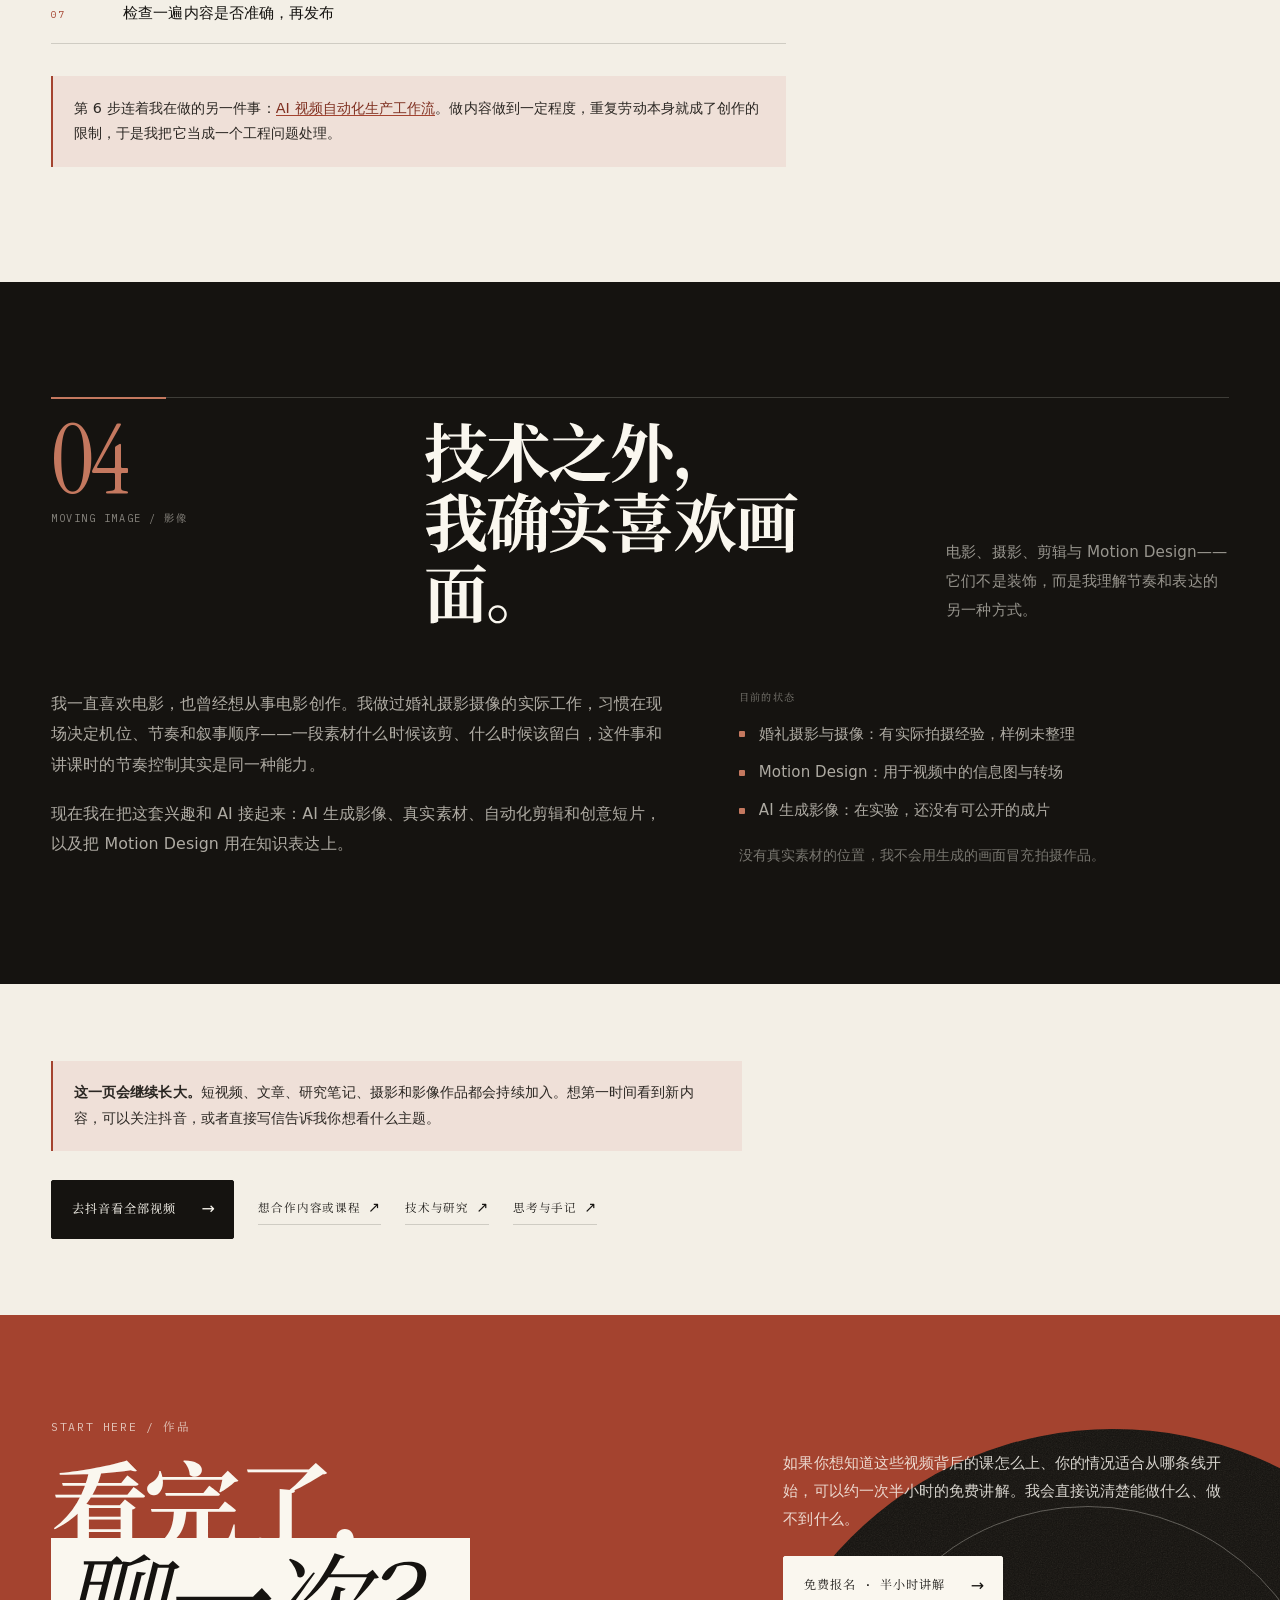
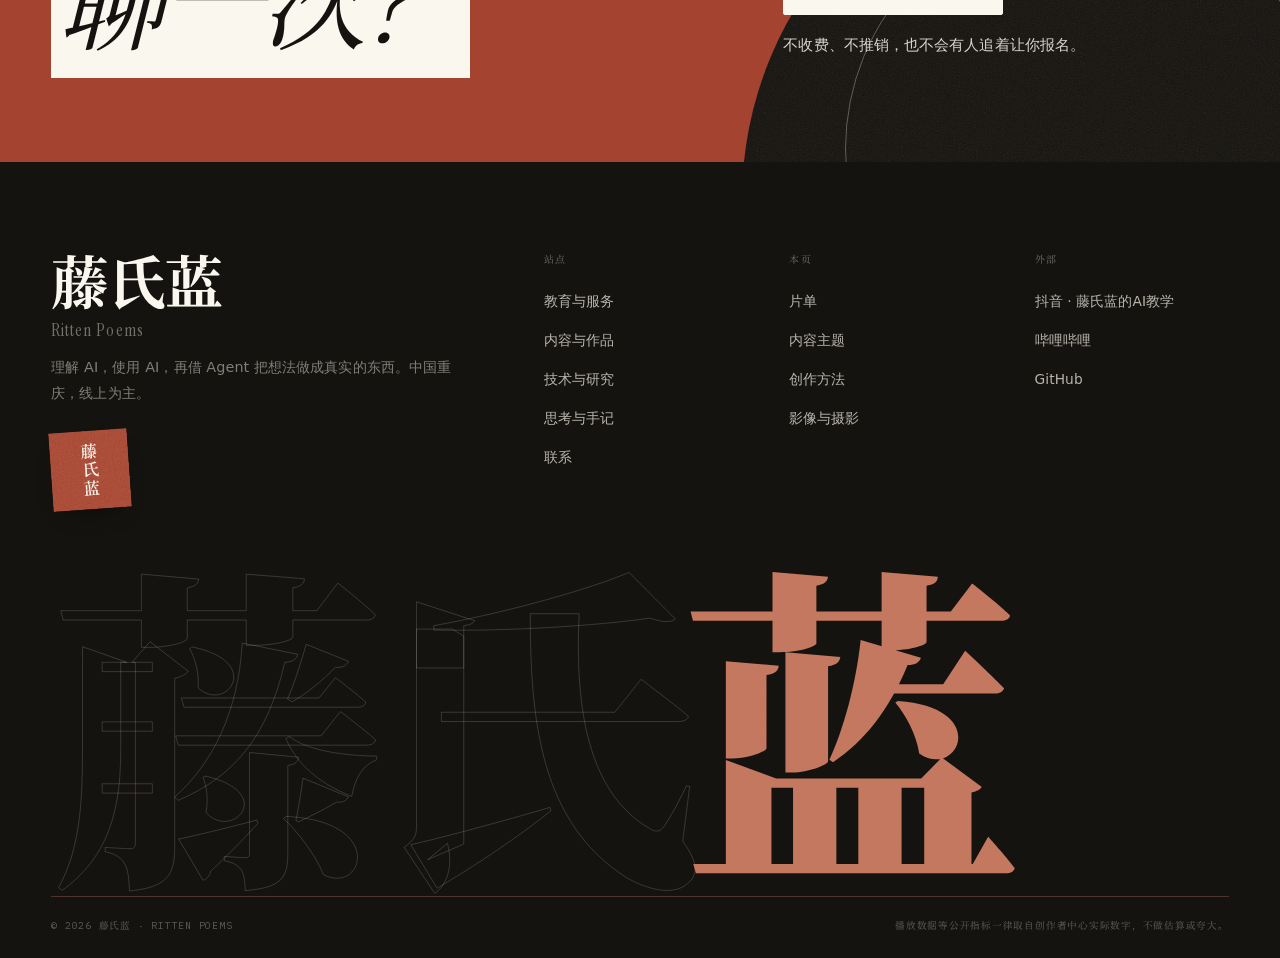
<file: web/works.html>
<!DOCTYPE html>
<html lang="zh-CN">
<head>
<meta charset="utf-8">
<meta name="viewport" content="width=device-width, initial-scale=1">
<title>内容与作品 · 藤氏蓝</title>
<meta name="description" content="藤氏蓝的 AI 科普短视频、内容创作方法与影像实践：Agent 原理、AI 编程工具、大模型运行机制、自动化与应用开发，以及普通人应该怎么学 AI。">
<meta name="theme-color" content="#f3efe6">
<link rel="icon" href="favicon.svg" type="image/svg+xml">
<link rel="stylesheet" href="css/site.css">
<script>document.documentElement.className += " js";</script>
<script src="js/site.js" defer></script>
</head>
<body>
<a class="skip" href="#main">跳到正文</a>
<div class="progress" data-progress aria-hidden="true"></div>

<header class="site-head" data-head>
  <div class="site-head__in">
    <a class="wordmark" href="index.html" aria-label="藤氏蓝 · Ritten Poems 首页">
      <svg class="wordmark__mark" viewBox="0 0 64 64" aria-hidden="true"><rect width="64" height="64" fill="#151310"/><rect x="12" y="19" width="40" height="4" fill="#f3efe6"/><rect x="12" y="29" width="30" height="4" fill="#c4785f"/><rect x="12" y="39" width="20" height="4" fill="#c4785f"/><circle cx="48" cy="45" r="5" fill="#a4432f"/></svg>
      <span class="wordmark__txt"><span class="wordmark__cn">藤氏蓝</span><span class="wordmark__en">Ritten Poems</span></span>
    </a>
    <nav class="nav" aria-label="主导航">
      <a href="teach.html"><i>01</i>教育</a>
      <a href="works.html" aria-current="page"><i>02</i>作品</a>
      <a href="tech.html"><i>03</i>技术</a>
      <a href="notes.html"><i>04</i>手记</a>
      <a href="contact.html"><i>05</i>联系</a>
    </nav>
    <a class="head-cta" href="contact.html#free">预约半小时 <span class="arw">↗</span></a>
    <button class="nav__toggle" data-nav-toggle aria-expanded="false" aria-controls="mobile-menu"><span></span><span class="nav__toggle-label">目录</span></button>
  </div>
</header>

<div class="mobile-menu" id="mobile-menu" aria-hidden="true">
  <nav aria-label="移动端导航">
    <a class="mm-link" href="teach.html"><i>01</i>教育与服务</a>
    <a class="mm-link" href="works.html"><i>02</i>内容与作品</a>
    <a class="mm-link" href="tech.html"><i>03</i>技术与研究</a>
    <a class="mm-link" href="notes.html"><i>04</i>思考与手记</a>
    <a class="mm-link" href="contact.html"><i>05</i>联系</a>
  </nav>
  <div class="mobile-menu__foot mono">
    <span>Chongqing, CN</span>
    <a href="contact.html#free">预约免费讲解 ↗</a>
  </div>
</div>

<main id="main">

  <section class="page-hero">
    <span class="page-hero__ghost" aria-hidden="true">作</span>
    <span class="page-hero__stamp" aria-hidden="true">02</span>
    <div class="shell page-hero__in">
      <div class="page-hero__meta mono"><span>02 / Content &amp; Works</span><span>Douyin · Video · Motion</span></div>
      <h1>把复杂的技术，<br>做成<span class="hl">听得懂</span>的几分钟。</h1>
      <p class="page-hero__lead">我在抖音讲 AI 知识，主题集中在 Agent、大模型、AI 编程与应用开发。观众里几乎没有程序员，但很多人看完能把我讲的那个机制复述出来——这是我判断内容有没有用的标准。</p>
      <div class="stats">
        <div class="stat"><b>10.7万</b><span>单条最高播放<br>Agent 入门避坑</span></div>
        <div class="stat"><b>17</b><span>本页 AI 主题视频<br>按真实播放量排序</span></div>
        <div class="stat"><b>4.14万</b><span>近 7 日播放<br>抖音创作者中心</span></div>
        <div class="stat"><b>689</b><span>粉丝 · 5989 获赞<br>账号当前规模</span></div>
      </div>
      <p class="meta" style="margin-top:1rem">以上数据取自抖音创作者中心与账号主页，随账号变化更新。账号仍在起步阶段，我不做估算，也不只挑好看的数字。</p>
    </div>
  </section>

  <section class="section" id="list">
    <div class="shell">
      <div class="chapter">
        <div class="chapter__idx"><b>01</b>Index / 片单</div>
        <div class="chapter__main">
          <h2>十七个问题，<br>十七次讲清楚。</h2>
          <p class="chapter__note">本页列出 17 条讲 AI 与 Agent 的视频，按播放量从高到低排列（个人向内容不列）。标题、播放量与链接取自抖音账号主页与创作者中心；点击卡片直接打开对应视频。</p>
        </div>
      </div>

      <div class="chips" data-filter="[data-rep]" role="group" aria-label="按主题筛选视频" style="margin-bottom:2rem">
        <button type="button" class="role" data-value="all" aria-pressed="true">全部 17 条</button>
        <button type="button" class="role" data-value="agent" aria-pressed="false">Agent 原理</button>
        <button type="button" class="role" data-value="coding" aria-pressed="false">AI 编程</button>
        <button type="button" class="role" data-value="llm" aria-pressed="false">大模型机制</button>
        <button type="button" class="role" data-value="auto" aria-pressed="false">自动化与应用</button>
        <button type="button" class="role" data-value="learn" aria-pressed="false">学习方法与认知</button>
      </div>

      <div class="shots" data-reveal-group>
        <a class="shot" href="https://www.douyin.com/video/7686054890661104905" target="_blank" rel="noopener" data-rep data-theme="agent coding" data-reveal>
          <div class="shot__frame" aria-hidden="true">
            <div class="shot__top"><span>Agent 原理 · AI 编程 · 04:58</span></div>

            <span class="shot__no" aria-hidden="true">01</span>
            <span class="shot__big">Agent 入门避坑<br>先别装 codex？</span>
            <div class="shot__bottom"><span class="shot__play"><i>▶</i>Watch</span><span class="shot__arrow">↗</span></div>
          </div>
          <div class="shot__meta"><span class="shot__title">Agent入门避坑：先别装codex？</span><span class="shot__views">10.7万</span></div>
        </a>

        <a class="shot" href="https://www.douyin.com/video/7694266442317470054" target="_blank" rel="noopener" data-rep data-theme="learn" data-reveal>
          <div class="shot__frame" aria-hidden="true">
            <div class="shot__top"><span>学习方法 · 01:23</span></div>

            <span class="shot__no" aria-hidden="true">02</span>
            <span class="shot__big">学不懂 AI？<br>可能因为你没有<br>计算机基础知识</span>
            <div class="shot__bottom"><span class="shot__play"><i>▶</i>Watch</span><span class="shot__arrow">↗</span></div>
          </div>
          <div class="shot__meta"><span class="shot__title">学不懂AI？可能因为你没有计算机基础知识</span><span class="shot__views">3.1万</span></div>
        </a>

        <a class="shot" href="https://www.douyin.com/video/7691309346407660169" target="_blank" rel="noopener" data-rep data-theme="coding learn" data-reveal>
          <div class="shot__frame" aria-hidden="true">
            <div class="shot__top"><span>AI 编程 · 01:05</span></div>

            <span class="shot__no" aria-hidden="true">03</span>
            <span class="shot__big">程序员落幕？<br>不懂计算机的人<br>怎么用 AI？</span>
            <div class="shot__bottom"><span class="shot__play"><i>▶</i>Watch</span><span class="shot__arrow">↗</span></div>
          </div>
          <div class="shot__meta"><span class="shot__title">程序员落幕？不懂计算机的人怎么用AI？</span><span class="shot__views">1.8万</span></div>
        </a>

        <a class="shot" href="https://www.douyin.com/video/7688700197710384393" target="_blank" rel="noopener" data-rep data-theme="agent learn" data-reveal>
          <div class="shot__frame" aria-hidden="true">
            <div class="shot__top"><span>Agent 原理 · 认知</span></div>

            <span class="shot__no" aria-hidden="true">04</span>
            <span class="shot__big">Codex ≠ 时代风口<br>该学的是<br>工作原理本身</span>
            <div class="shot__bottom"><span class="shot__play"><i>▶</i>Watch</span><span class="shot__arrow">↗</span></div>
          </div>
          <div class="shot__meta"><span class="shot__title">Codex≠时代风口：该学的是Agent工作原理本身</span><span class="shot__views">1.6万</span></div>
        </a>

        <a class="shot" href="https://www.douyin.com/video/7690495800125112302" target="_blank" rel="noopener" data-rep data-theme="learn" data-reveal>
          <div class="shot__frame" aria-hidden="true">
            <div class="shot__top"><span>认知 · 辩论</span></div>

            <span class="shot__no" aria-hidden="true">05</span>
            <span class="shot__big">人类所有能力<br>会不会被 AI<br>替代？</span>
            <div class="shot__bottom"><span class="shot__play"><i>▶</i>Watch</span><span class="shot__arrow">↗</span></div>
          </div>
          <div class="shot__meta"><span class="shot__title">人类所有能力会不会被Ai替代？</span><span class="shot__views">9701</span></div>
        </a>

        <a class="shot" href="https://www.douyin.com/video/7692419344051961243" target="_blank" rel="noopener" data-rep data-theme="agent auto" data-reveal>
          <div class="shot__frame" aria-hidden="true">
            <div class="shot__top"><span>Agent 原理 · 01:20</span></div>

            <span class="shot__no" aria-hidden="true">06</span>
            <span class="shot__big">为什么我<br>不推荐大家<br>用 Skill？</span>
            <div class="shot__bottom"><span class="shot__play"><i>▶</i>Watch</span><span class="shot__arrow">↗</span></div>
          </div>
          <div class="shot__meta"><span class="shot__title">为什么我不推荐大家用Skill？</span><span class="shot__views">8027</span></div>
        </a>

        <a class="shot" href="https://www.douyin.com/video/7687902414527008035" target="_blank" rel="noopener" data-rep data-theme="learn" data-reveal>
          <div class="shot__frame" aria-hidden="true">
            <div class="shot__top"><span>学习方法 · 认知</span></div>

            <span class="shot__no" aria-hidden="true">07</span>
            <span class="shot__big">AI 时代核心能力<br>工程思维<br>才值钱</span>
            <div class="shot__bottom"><span class="shot__play"><i>▶</i>Watch</span><span class="shot__arrow">↗</span></div>
          </div>
          <div class="shot__meta"><span class="shot__title">AI时代核心能力：工程思维才值钱</span><span class="shot__views">2985</span></div>
        </a>

        <a class="shot" href="https://www.douyin.com/video/7691677788914766282" target="_blank" rel="noopener" data-rep data-theme="coding learn" data-reveal>
          <div class="shot__frame" aria-hidden="true">
            <div class="shot__top"><span>AI 编程 · 01:40</span></div>

            <span class="shot__no" aria-hidden="true">08</span>
            <span class="shot__big">Vibe Coding<br>为什么做不出<br>产品？</span>
            <div class="shot__bottom"><span class="shot__play"><i>▶</i>Watch</span><span class="shot__arrow">↗</span></div>
          </div>
          <div class="shot__meta"><span class="shot__title">Vibe Coding为什么做不出产品？</span><span class="shot__views">1927</span></div>
        </a>

        <a class="shot" href="https://www.douyin.com/video/7690930560072161994" target="_blank" rel="noopener" data-rep data-theme="agent auto" data-reveal>
          <div class="shot__frame" aria-hidden="true">
            <div class="shot__top"><span>Agent 应用 · 01:01</span></div>

            <span class="shot__no" aria-hidden="true">09</span>
            <span class="shot__big">现在学 AI Agent<br>应用或开发<br>就是抢跑</span>
            <div class="shot__bottom"><span class="shot__play"><i>▶</i>Watch</span><span class="shot__arrow">↗</span></div>
          </div>
          <div class="shot__meta"><span class="shot__title">现在学AI Agent应用或开发就是抢跑</span><span class="shot__views">1925</span></div>
        </a>

        <a class="shot" href="https://www.douyin.com/video/7695718410243773810" target="_blank" rel="noopener" data-rep data-theme="coding learn" data-reveal>
          <div class="shot__frame" aria-hidden="true">
            <div class="shot__top"><span>AI 编程 · 01:17</span></div>

            <span class="shot__no" aria-hidden="true">10</span>
            <span class="shot__big">Codex 被高估了<br>产品思维<br>被低估了</span>
            <div class="shot__bottom"><span class="shot__play"><i>▶</i>Watch</span><span class="shot__arrow">↗</span></div>
          </div>
          <div class="shot__meta"><span class="shot__title">Codex被高估了，产品思维被低估了</span><span class="shot__views">1893</span></div>
        </a>

        <a class="shot" href="https://www.douyin.com/video/7687564628745784628" target="_blank" rel="noopener" data-rep data-theme="llm auto" data-reveal>
          <div class="shot__frame" aria-hidden="true">
            <div class="shot__top"><span>大模型机制</span></div>

            <span class="shot__no" aria-hidden="true">11</span>
            <span class="shot__big">大模型没有记忆？<br>AI 记忆<br>是怎么一回事</span>
            <div class="shot__bottom"><span class="shot__play"><i>▶</i>Watch</span><span class="shot__arrow">↗</span></div>
          </div>
          <div class="shot__meta"><span class="shot__title">大模型没有记忆？AI记忆是怎么一回事？</span><span class="shot__views">1886</span></div>
        </a>

        <a class="shot" href="https://www.douyin.com/video/7690181989932027170" target="_blank" rel="noopener" data-rep data-theme="llm" data-reveal>
          <div class="shot__frame" aria-hidden="true">
            <div class="shot__top"><span>大模型机制 · 科普</span></div>

            <span class="shot__no" aria-hidden="true">12</span>
            <span class="shot__big">AI 简史<br>它是怎么一步步<br>发展到现在的</span>
            <div class="shot__bottom"><span class="shot__play"><i>▶</i>Watch</span><span class="shot__arrow">↗</span></div>
          </div>
          <div class="shot__meta"><span class="shot__title">AI简史：AI是怎么一步步发展到现在的样子的？</span><span class="shot__views">1297</span></div>
        </a>

        <a class="shot" href="https://www.douyin.com/video/7689455571895930147" target="_blank" rel="noopener" data-rep data-theme="agent llm" data-reveal>
          <div class="shot__frame" aria-hidden="true">
            <div class="shot__top"><span>Agent 原理 · 大模型</span></div>

            <span class="shot__no" aria-hidden="true">13</span>
            <span class="shot__big">AI 认知<br>Agent 与<br>大模型的关系</span>
            <div class="shot__bottom"><span class="shot__play"><i>▶</i>Watch</span><span class="shot__arrow">↗</span></div>
          </div>
          <div class="shot__meta"><span class="shot__title">AI认知：agent与大模型的关系</span><span class="shot__views">1286</span></div>
        </a>

        <a class="shot" href="https://www.douyin.com/video/7695004101269269833" target="_blank" rel="noopener" data-rep data-theme="learn" data-reveal>
          <div class="shot__frame" aria-hidden="true">
            <div class="shot__top"><span>课程 · 00:48</span></div>

            <span class="shot__no" aria-hidden="true">14</span>
            <span class="shot__big">免费课程<br>开始在粉丝群<br>发放了</span>
            <div class="shot__bottom"><span class="shot__play"><i>▶</i>Watch</span><span class="shot__arrow">↗</span></div>
          </div>
          <div class="shot__meta"><span class="shot__title">免费课程已经开始在粉丝群发放了……</span><span class="shot__views">1069</span></div>
        </a>

        <a class="shot" href="https://www.douyin.com/video/7693542104487752026" target="_blank" rel="noopener" data-rep data-theme="learn" data-reveal>
          <div class="shot__frame" aria-hidden="true">
            <div class="shot__top"><span>认知 · 00:45</span></div>

            <span class="shot__no" aria-hidden="true">15</span>
            <span class="shot__big">到底<br>在观望<br>什么……</span>
            <div class="shot__bottom"><span class="shot__play"><i>▶</i>Watch</span><span class="shot__arrow">↗</span></div>
          </div>
          <div class="shot__meta"><span class="shot__title">到底在观望什么……</span><span class="shot__views">878</span></div>
        </a>

        <a class="shot" href="https://www.douyin.com/video/7696886559978687785" target="_blank" rel="noopener" data-rep data-theme="agent learn" data-reveal>
          <div class="shot__frame" aria-hidden="true">
            <div class="shot__top"><span>课程系列 · 03:51</span></div>

            <span class="shot__no" aria-hidden="true">16</span>
            <span class="shot__big">从会用到真正理解<br>这 12 节课<br>到底学什么</span>
            <div class="shot__bottom"><span class="shot__play"><i>▶</i>Watch</span><span class="shot__arrow">↗</span></div>
          </div>
          <div class="shot__meta"><span class="shot__title">从会用到真正理解Agent：这12节课学什么</span><span class="shot__views">843</span></div>
        </a>

        <a class="shot" href="https://www.douyin.com/video/7687224153405001012" target="_blank" rel="noopener" data-rep data-theme="coding auto" data-reveal>
          <div class="shot__frame" aria-hidden="true">
            <div class="shot__top"><span>AI 编程 · 成本</span></div>

            <span class="shot__no" aria-hidden="true">17</span>
            <span class="shot__big">Codex + DeepSeek<br>省钱秘籍</span>
            <div class="shot__bottom"><span class="shot__play"><i>▶</i>Watch</span><span class="shot__arrow">↗</span></div>
          </div>
          <div class="shot__meta"><span class="shot__title">Codex+deepseek：省钱秘籍！</span><span class="shot__views">293</span></div>
        </a>
      </div>

      <div class="callout" style="margin-top:2.2rem">
        <p style="margin:0 0 .5rem"><b>关于这些数字。</b>播放量取自抖音创作者中心，账号仍处于起步阶段。我按播放量排序，但不隐藏低播放的条目——一条讲清楚机制的视频拿到 843 次播放，也是我真实的成绩。</p>
        <p style="margin:0;font-size:.9rem;color:var(--ink-3)">新增一条视频时，复制任意一个 <code>&lt;a class="shot"&gt;</code> 块，改标题、时长、播放量与链接即可，筛选按钮会自动生效。</p>
      </div>
    </div>
  </section>

  <section class="section section--alt" id="topics">
    <div class="shell">
      <div class="chapter">
        <div class="chapter__idx"><b>02</b>Topics / 主题</div>
        <div class="chapter__main">
          <h2>我在讲哪些主题。</h2>
        </div>
      </div>

      <div class="split split--wide">
        <div class="prose" data-reveal>
          <p>我的内容不是工具测评清单，也不是热点新闻转发。我更想讲清楚一件东西是怎么运转的，以及它跟你的生活和工作到底能怎么接上。</p>
          <p>表达上我倾向于直观、具体：能用一个真实案例说明的机制，就不用三段抽象描述；能用一个日常类比拆开的概念，就不搬术语。观众里没有几个是程序员，但他们中的很多人最后能复述出我讲的那个机制——这才是我认为内容有效的标志。</p>
          <p>这也是我后来做课程的原因。一条几分钟的视频能让你第一次听懂，但要把一整套判断力留下来，还需要有人带着你按顺序走一遍。</p>
        </div>
        <div data-reveal>
          <p class="meta" style="margin-bottom:.9rem">六个方向 · 括号里是对应的视频</p>
          <ul class="ticks">
            <li>AI Agent 的概念与原理（《Agent入门避坑：先别装codex？》《AI认知：agent与大模型的关系》）</li>
            <li>AI 编程工具与它们的真实能力（《程序员落幕？不懂计算机的人怎么用AI？》《Codex被高估了，产品思维被低估了》）</li>
            <li>把产品做出来需要什么（《Vibe Coding为什么做不出产品？》《现在学AI Agent应用或开发就是抢跑》）</li>
            <li>LLM 的运行机制与发展脉络（《AI简史》《大模型没有记忆？AI记忆是怎么一回事？》）</li>
            <li>普通人应该怎么学 AI（《学不懂AI？可能因为你没有计算机基础知识》《AI时代核心能力：工程思维才值钱》）</li>
            <li>工具的实际成本与用法（《Codex+deepseek：省钱秘籍！》《为什么我不推荐大家用Skill？》）</li>
          </ul>
        </div>
      </div>
    </div>
  </section>

  <section class="section" id="method">
    <div class="shell">
      <div class="chapter">
        <div class="chapter__idx"><b>03</b>Method / 制作</div>
        <div class="chapter__main">
          <h2>一条视频<br>是怎么做出来的。</h2>
          <p class="chapter__note">这也是我在课堂上会讲的东西：一个抽象主题，要经过哪些步骤才能变成别人看得完的东西。</p>
        </div>
      </div>

      <div class="split split--wide">
        <div data-reveal>
          <ol class="flow">
            <li>先把机制自己搞明白，读文档、跑一遍、看它怎么失败</li>
            <li>决定这条视频只回答一个问题</li>
            <li>找一个具体案例或日常类比承载这个机制</li>
            <li>写口播稿，把句子改到能被听懂为止</li>
            <li>规划画面：结构、Motion Design、重点出现的时机</li>
            <li>让 Agent 参与重复环节：字幕、时间轴、素材处理、渲染</li>
            <li>检查一遍内容是否准确，再发布</li>
          </ol>
          <div class="callout callout--seal" style="margin-top:2rem">第 6 步连着我在做的另一件事：<a href="tech.html#workflow">AI 视频自动化生产工作流</a>。做内容做到一定程度，重复劳动本身就成了创作的限制，于是我把它当成一个工程问题处理。</div>
        </div>
        <div data-reveal>
          <p class="meta" style="margin-bottom:.9rem">我判断内容好坏的标准</p>
          <ul class="ticks">
            <li>观众能不能用自己的话复述这个机制</li>
            <li>有没有把局限和边界一起讲清楚</li>
            <li>看完之后他能不能去做一件具体的事</li>
            <li>我自己是否真的验证过这套说法</li>
          </ul>
          <p style="margin-top:1.8rem"><a class="txtlink" href="tech.html#workflow">看自动化工作流 <span class="arw">↗</span></a></p>
        </div>
      </div>
    </div>
  </section>

  <section class="section section--ink" id="moving-image">
    <div class="shell">
      <div class="chapter">
        <div class="chapter__idx"><b>04</b>Moving image / 影像</div>
        <div class="chapter__main">
          <h2>技术之外，<br>我确实喜欢画面。</h2>
          <p class="chapter__note">电影、摄影、剪辑与 Motion Design——它们不是装饰，而是我理解节奏和表达的另一种方式。</p>
        </div>
      </div>

      <div class="split">
        <div class="prose" data-reveal style="max-width:none">
          <p>我一直喜欢电影，也曾经想从事电影创作。我做过婚礼摄影摄像的实际工作，习惯在现场决定机位、节奏和叙事顺序——一段素材什么时候该剪、什么时候该留白，这件事和讲课时的节奏控制其实是同一种能力。</p>
          <p>现在我在把这套兴趣和 AI 接起来：AI 生成影像、真实素材、自动化剪辑和创意短片，以及把 Motion Design 用在知识表达上。</p>
        </div>
        <div data-reveal>
          <p class="meta" style="margin-bottom:.9rem">目前的状态</p>
          <ul class="ticks">
            <li>婚礼摄影与摄像：有实际拍摄经验，样例未整理</li>
            <li>Motion Design：用于视频中的信息图与转场</li>
            <li>AI 生成影像：在实验，还没有可公开的成片</li>
          </ul>
          <p style="font-size:.86rem;color:rgba(247,243,233,.44);margin-top:1.2rem">没有真实素材的位置，我不会用生成的画面冒充拍摄作品。</p>
        </div>
      </div>
    </div>
  </section>

  <section class="section section--tight">
    <div class="shell">
      <div class="callout callout--seal" style="max-width:48em">
        <p style="margin:0"><b>这一页会继续长大。</b>短视频、文章、研究笔记、摄影和影像作品都会持续加入。想第一时间看到新内容，可以关注抖音，或者直接写信告诉我你想看什么主题。</p>
      </div>
      <div class="link-row">
        <a class="btn" href="https://www.douyin.com/user/MS4wLjABAAAA21GorSYDQlH0wF6z7R6nnLK7dC2-dkVyIxDOVbX0vnaSavxGAOLrkOw1Rs21O1Dj" target="_blank" rel="noopener">去抖音看全部视频 <span class="arw">→</span></a>
        <a class="txtlink" href="contact.html#free">想合作内容或课程 <span class="arw">↗</span></a>
        <a class="txtlink" href="tech.html">技术与研究 <span class="arw">↗</span></a>
        <a class="txtlink" href="notes.html">思考与手记 <span class="arw">↗</span></a>
      </div>
    </div>
  </section>

  <section class="cta-band">
    <div class="shell cta-band__in">
      <div>
        <p class="mono">Start here / 作品</p>
        <h2>看完了，<em>聊一次？</em></h2>
      </div>
      <div class="cta-band__side">
        <p>如果你想知道这些视频背后的课怎么上、你的情况适合从哪条线开始，可以约一次半小时的免费讲解。我会直接说清楚能做什么、做不到什么。</p>
        <a class="btn btn--light" href="contact.html#free">免费报名 · 半小时讲解 <span class="arw">→</span></a>
        <p class="cta-band__fine">不收费、不推销，也不会有人追着让你报名。</p>
      </div>
    </div>
  </section>

</main>

<footer class="footer">
  <div class="shell">
    <div class="footer__top">
      <div class="footer__brand">
        <a class="footer__mark" href="index.html">藤氏蓝<span>Ritten Poems</span></a>
        <p>理解 AI，使用 AI，再借 Agent 把想法做成真实的东西。中国重庆，线上为主。</p>
      </div>
      <div>
        <h4>站点</h4>
        <ul>
          <li><a href="teach.html">教育与服务</a></li>
          <li><a href="works.html">内容与作品</a></li>
          <li><a href="tech.html">技术与研究</a></li>
          <li><a href="notes.html">思考与手记</a></li>
          <li><a href="contact.html">联系</a></li>
        </ul>
      </div>
      <div>
        <h4>本页</h4>
        <ul>
          <li><a href="#list">片单</a></li>
          <li><a href="#topics">内容主题</a></li>
          <li><a href="#method">创作方法</a></li>
          <li><a href="#moving-image">影像与摄影</a></li>
        </ul>
      </div>
      <div>
        <h4>外部</h4>
        <ul>
          <li><a href="https://www.douyin.com/user/MS4wLjABAAAA21GorSYDQlH0wF6z7R6nnLK7dC2-dkVyIxDOVbX0vnaSavxGAOLrkOw1Rs21O1Dj" target="_blank" rel="noopener">抖音 · 藤氏蓝的AI教学</a></li>
          <li><a href="https://space.bilibili.com/355780847" target="_blank" rel="noopener">哔哩哔哩</a></li>
          <li><a href="https://github.com/rittenpoems-beep" target="_blank" rel="noopener">GitHub</a></li>
        </ul>
      </div>
    </div>
    <div class="footer__mega" aria-hidden="true">藤氏<span>蓝</span></div>
    <div class="footer__fine">
      <span>© <span data-year>2026</span> 藤氏蓝 · Ritten Poems</span>
      <span>播放数据等公开指标一律取自创作者中心实际数字，不做估算或夸大。</span>
    </div>
  </div>
</footer>
</body>
</html>
</file>
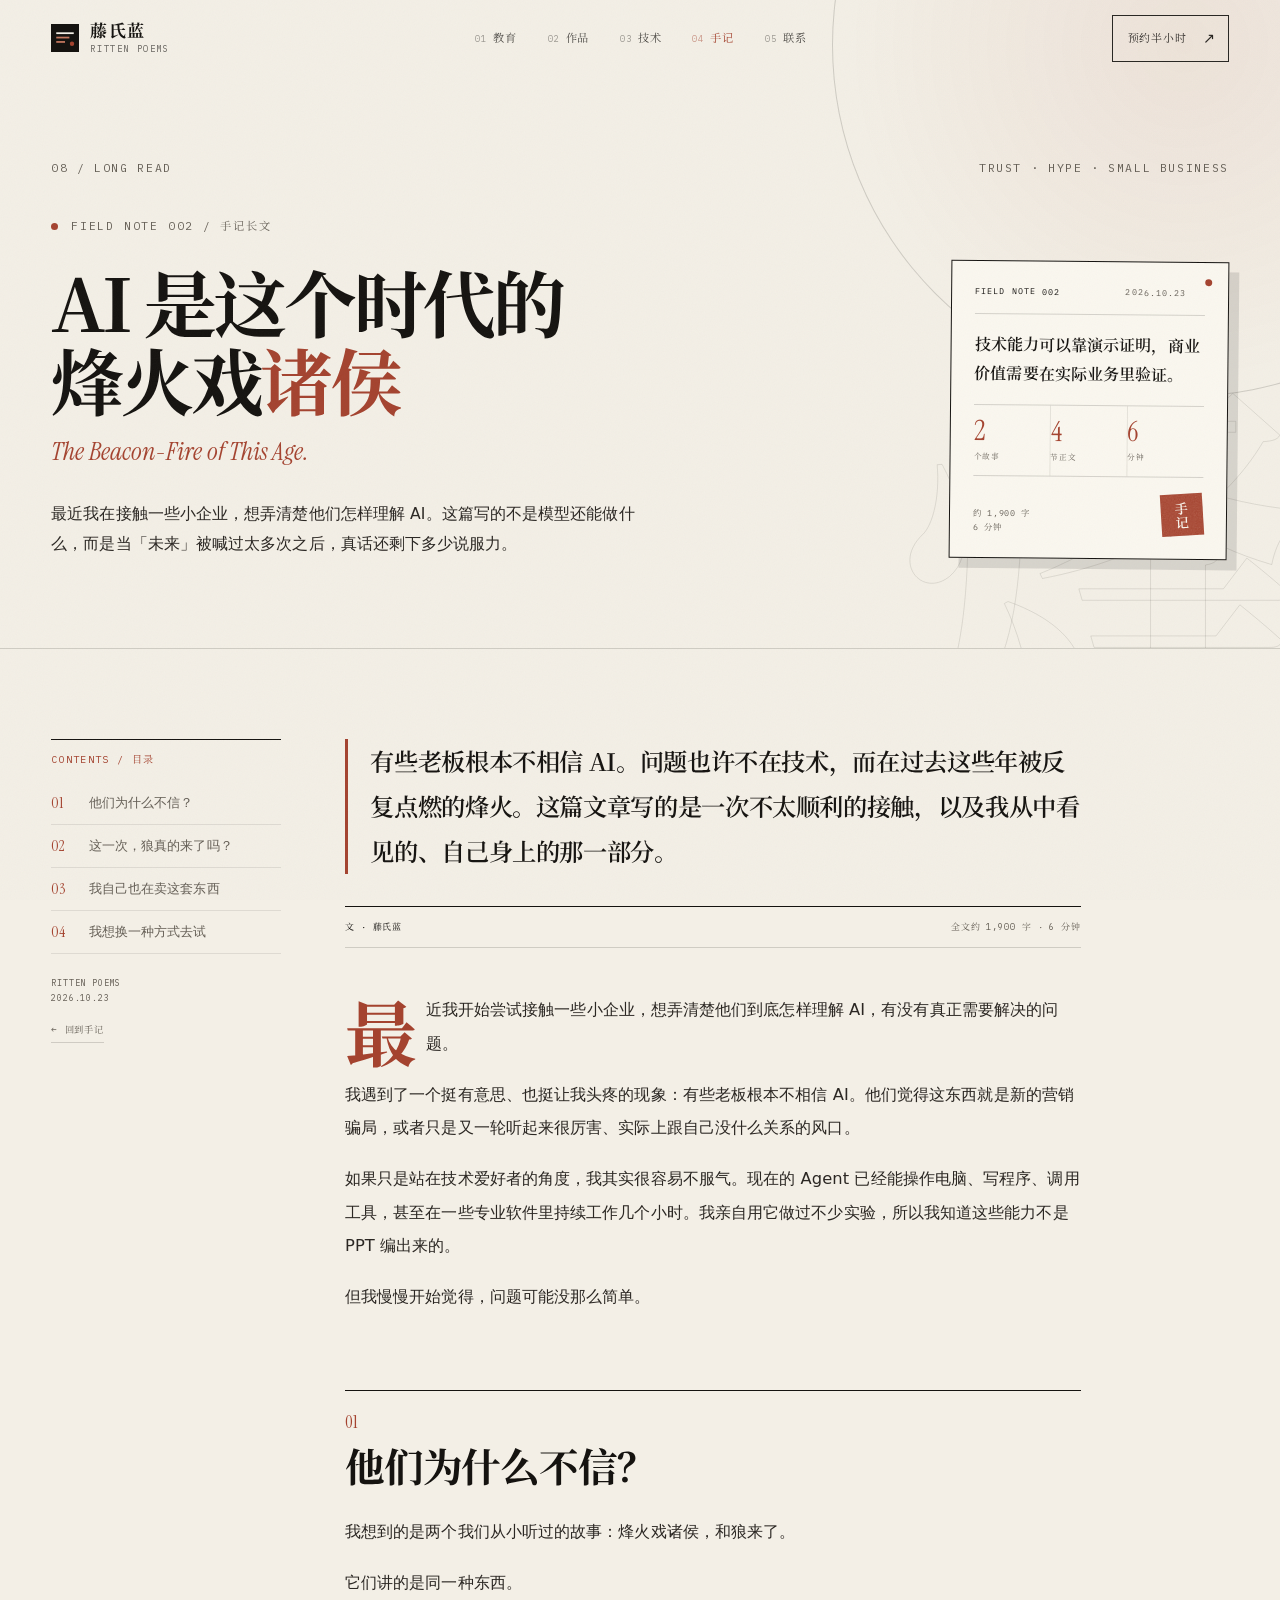
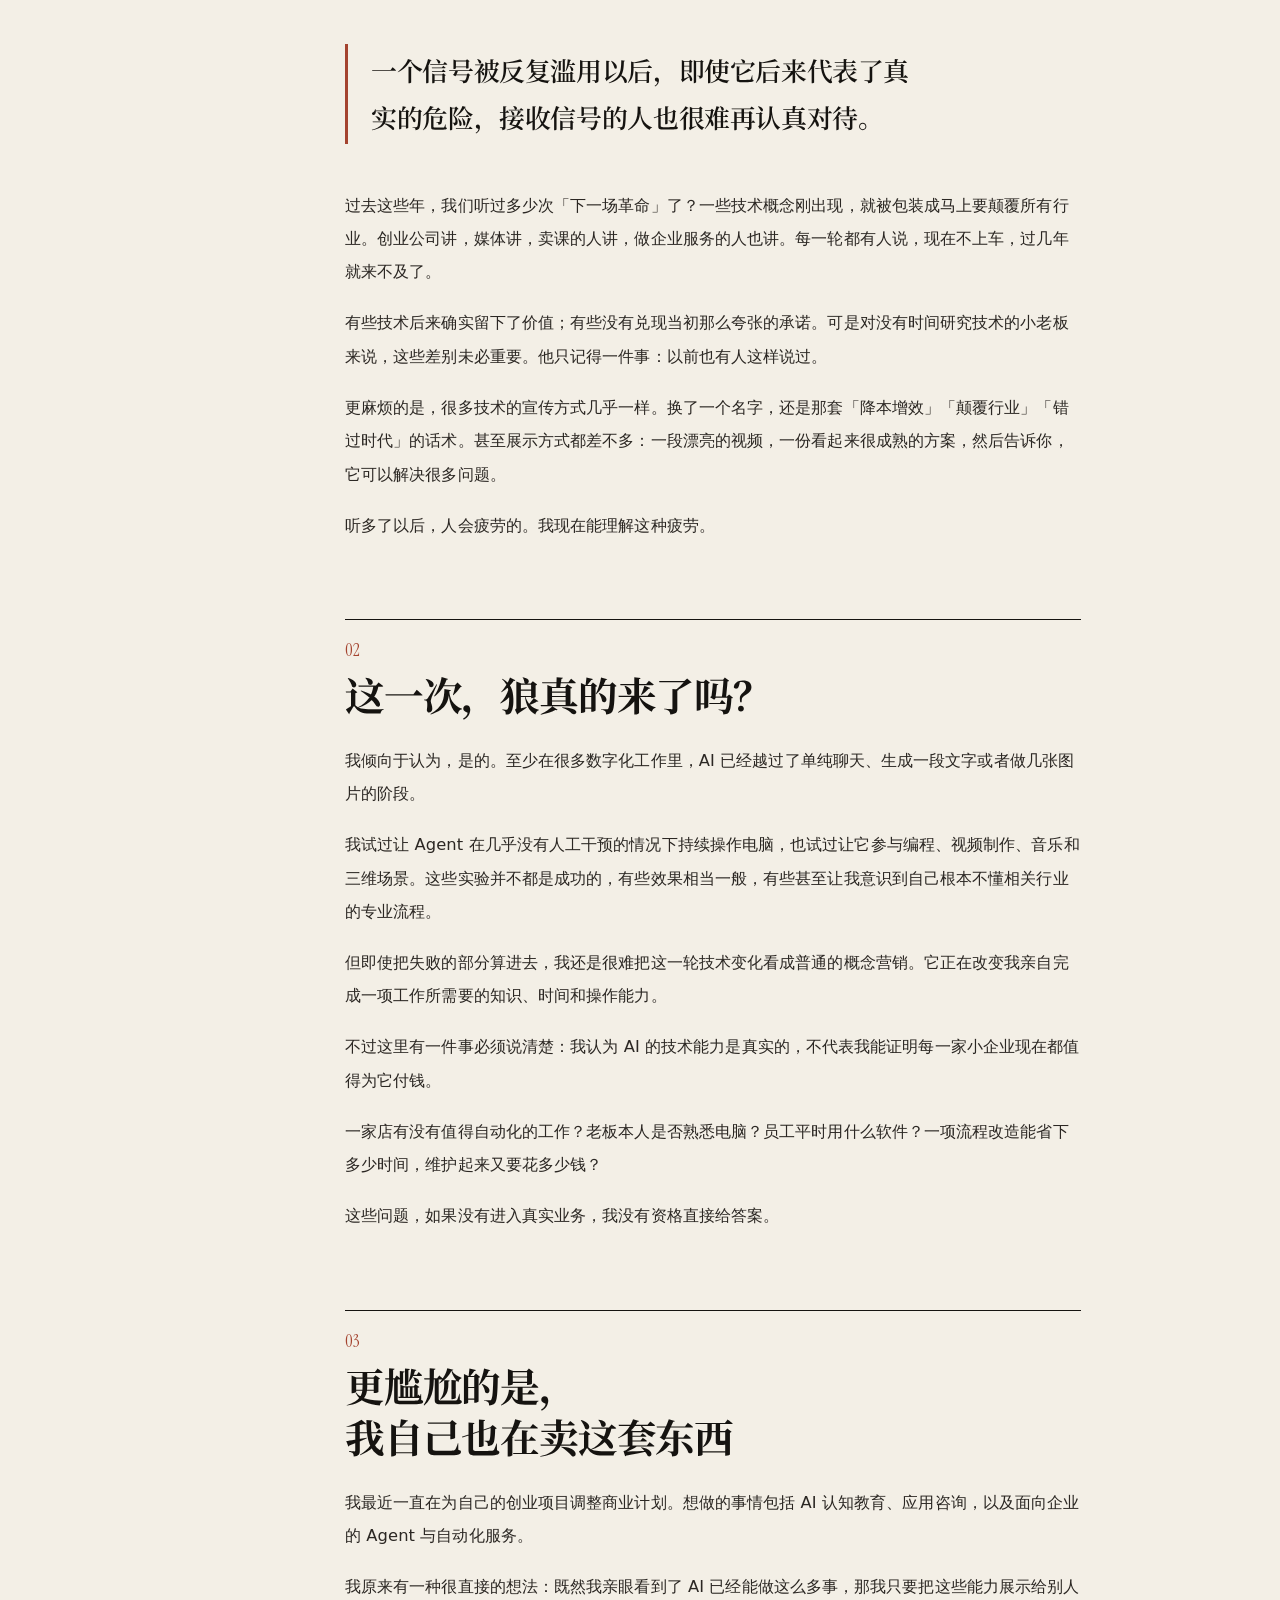
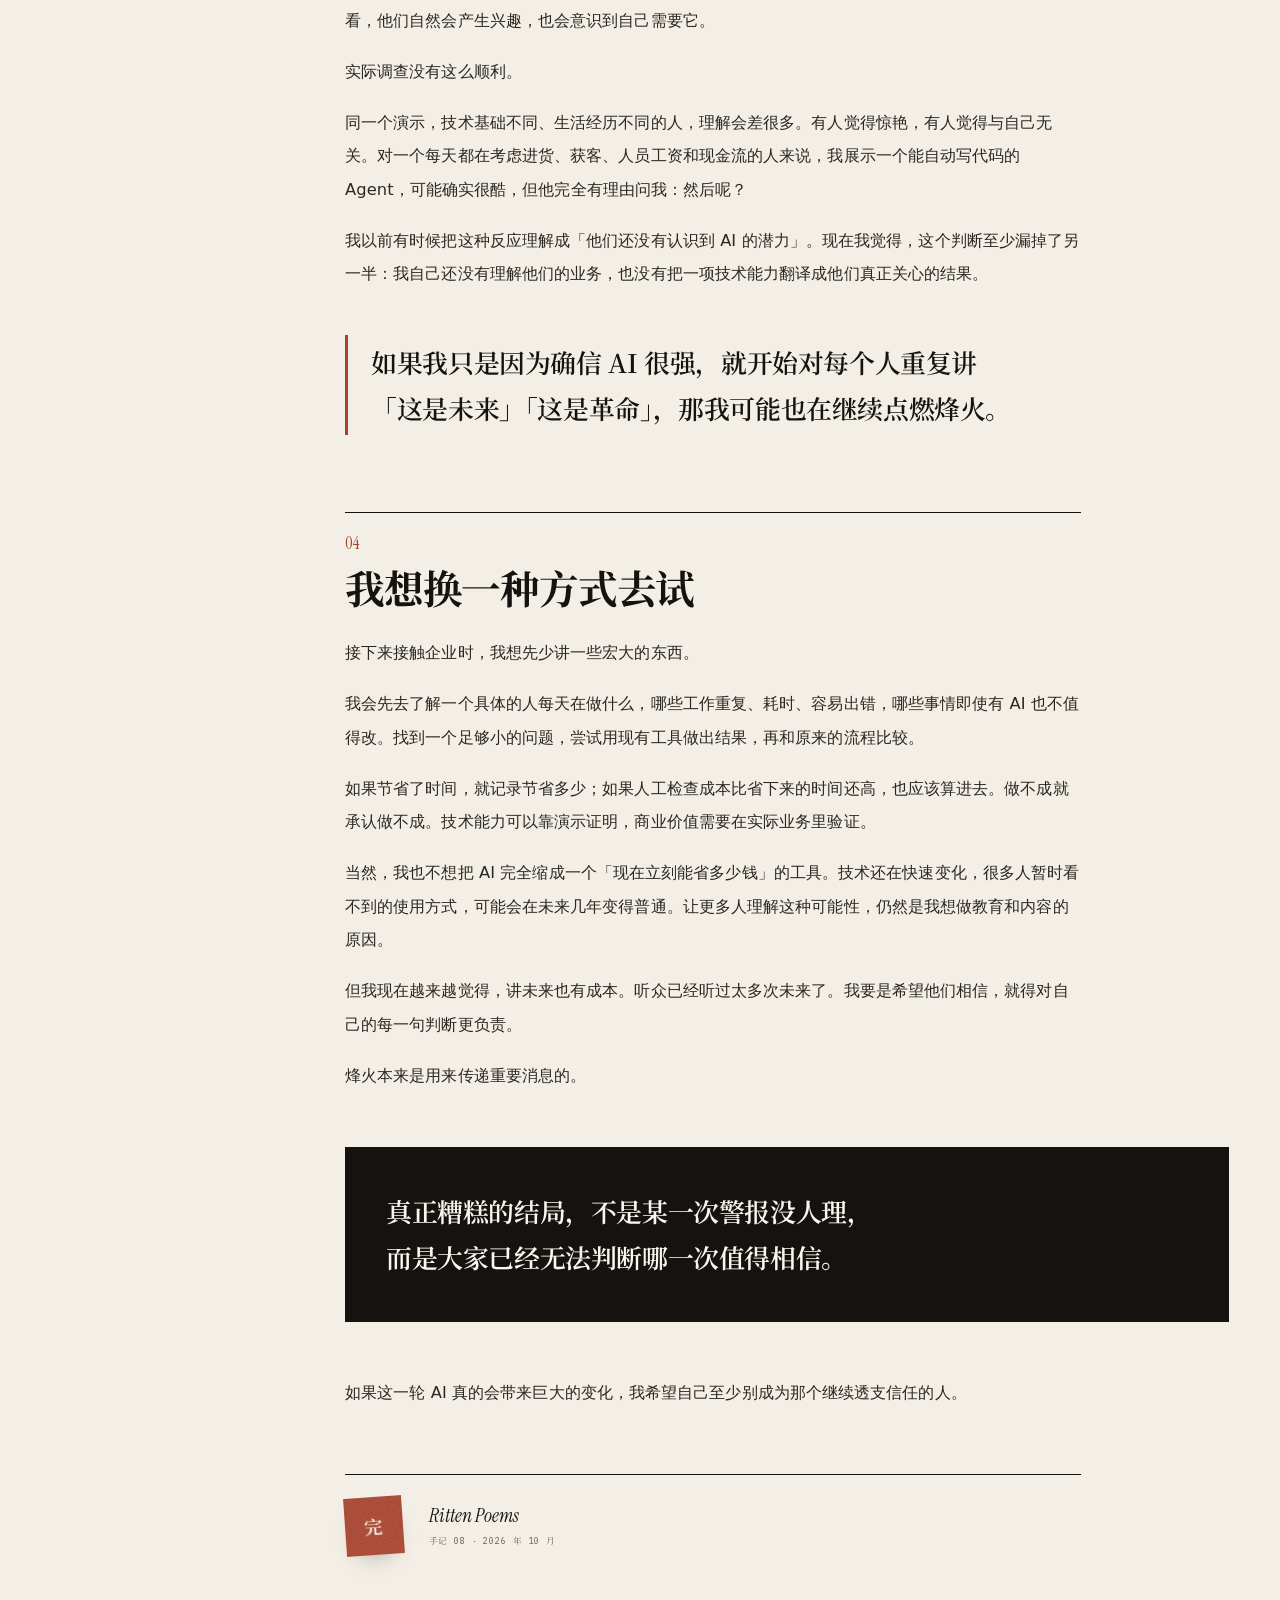
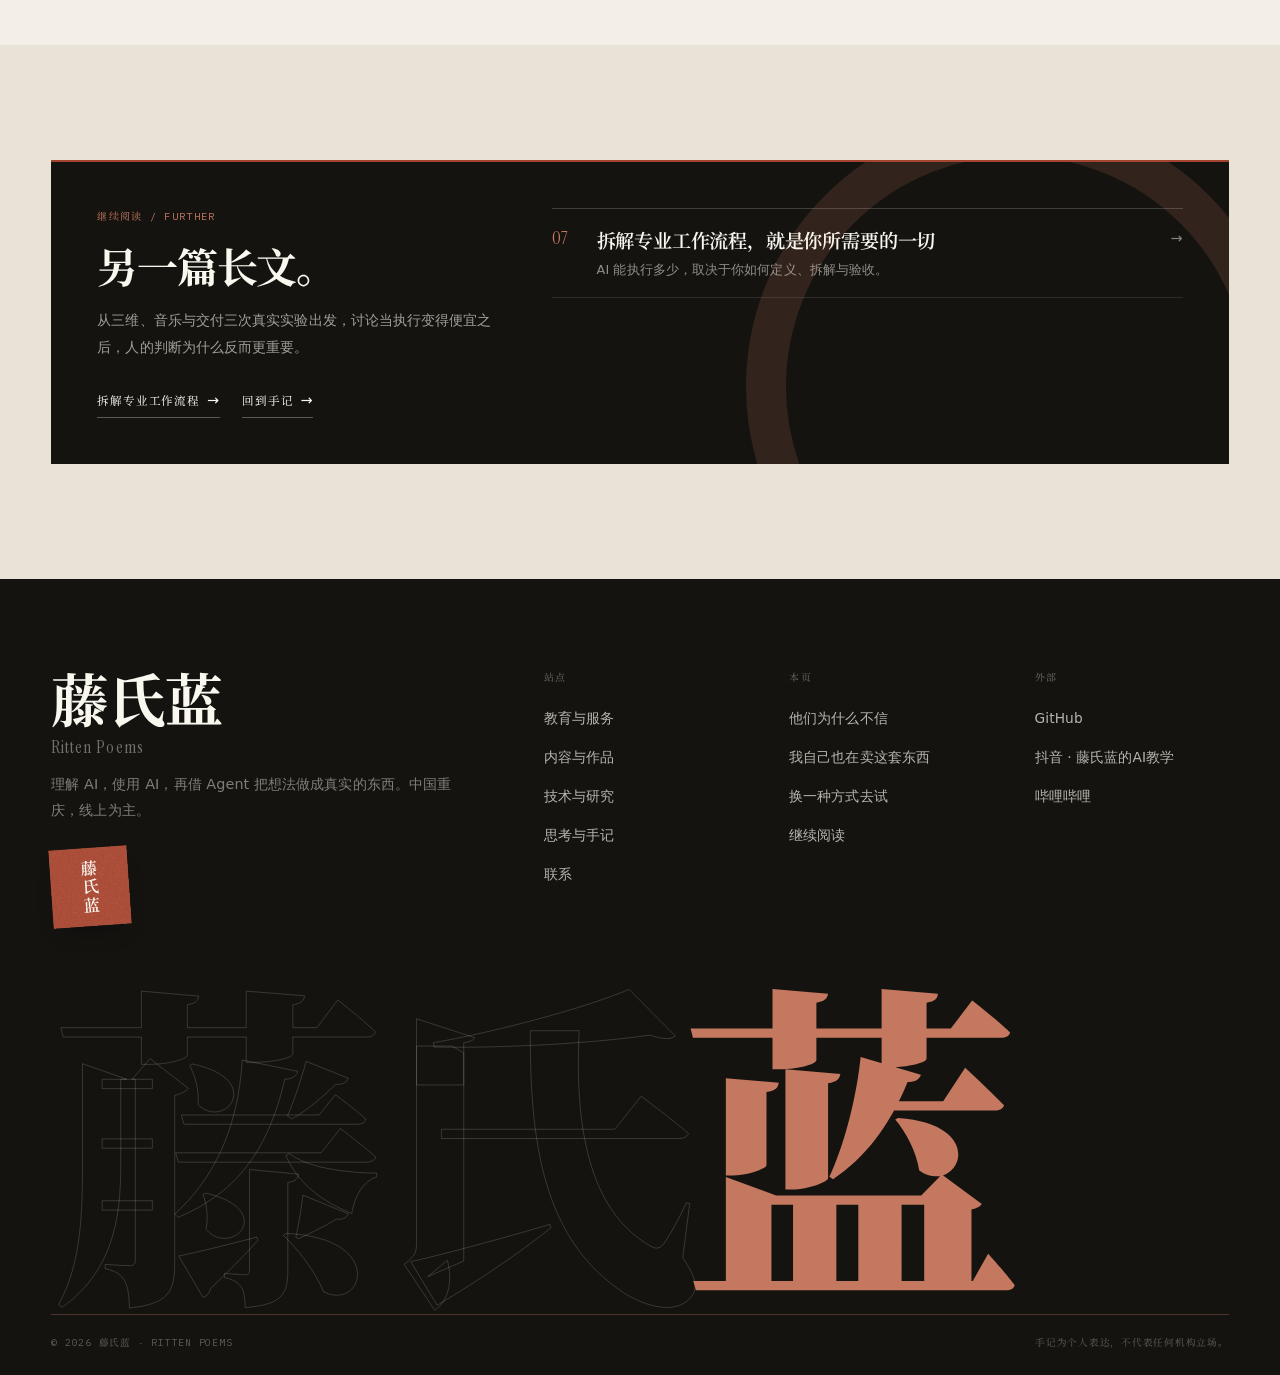
<file: web/notes/ai-beacon.html>
<!DOCTYPE html>
<html lang="zh-CN">
<head>
<meta charset="utf-8">
<meta name="viewport" content="width=device-width, initial-scale=1">
<title>AI 是这个时代的烽火戏诸侯 · 藤氏蓝</title>
<meta name="description" content="最近我在接触一些小企业，想弄清楚他们为什么不信 AI。关于烽火戏诸侯、狼来了，以及我自己也在卖这套东西的尴尬。">
<meta name="theme-color" content="#f3efe6">
<meta property="og:type" content="article">
<meta property="og:title" content="AI 是这个时代的烽火戏诸侯">
<meta property="og:description" content="有些老板根本不相信 AI。问题也许不在技术，而在过去这些年被反复点燃的烽火。">
<meta property="article:published_time" content="2026-10-23">
<link rel="icon" href="../favicon.svg" type="image/svg+xml">
<link rel="stylesheet" href="../css/site.css">
<link rel="stylesheet" href="../css/longform.css">
<script>document.documentElement.className += " js";</script>
<script src="../js/site.js" defer></script>
</head>
<body>
<a class="skip" href="#main">跳到正文</a>
<div class="progress" data-progress aria-hidden="true"></div>

<header class="site-head" data-head>
  <div class="site-head__in">
    <a class="wordmark" href="../index.html" aria-label="藤氏蓝 · Ritten Poems 首页">
      <svg class="wordmark__mark" viewBox="0 0 64 64" aria-hidden="true"><rect width="64" height="64" fill="#151310"/><rect x="12" y="19" width="40" height="4" fill="#f3efe6"/><rect x="12" y="29" width="30" height="4" fill="#c4785f"/><rect x="12" y="39" width="20" height="4" fill="#c4785f"/><circle cx="48" cy="45" r="5" fill="#a4432f"/></svg>
      <span class="wordmark__txt"><span class="wordmark__cn">藤氏蓝</span><span class="wordmark__en">Ritten Poems</span></span>
    </a>
    <nav class="nav" aria-label="主导航">
      <a href="../teach.html"><i>01</i>教育</a>
      <a href="../works.html"><i>02</i>作品</a>
      <a href="../tech.html"><i>03</i>技术</a>
      <a href="../notes.html" aria-current="page"><i>04</i>手记</a>
      <a href="../contact.html"><i>05</i>联系</a>
    </nav>
    <a class="head-cta" href="../contact.html#free">预约半小时 <span class="arw">↗</span></a>
    <button class="nav__toggle" data-nav-toggle aria-expanded="false" aria-controls="mobile-menu"><span></span><span class="nav__toggle-label">目录</span></button>
  </div>
</header>

<div class="mobile-menu" id="mobile-menu" aria-hidden="true">
  <nav aria-label="移动端导航">
    <a class="mm-link" href="../teach.html"><i>01</i>教育与服务</a>
    <a class="mm-link" href="../works.html"><i>02</i>内容与作品</a>
    <a class="mm-link" href="../tech.html"><i>03</i>技术与研究</a>
    <a class="mm-link" href="../notes.html"><i>04</i>思考与手记</a>
    <a class="mm-link" href="../contact.html"><i>05</i>联系</a>
  </nav>
  <div class="mobile-menu__foot mono">
    <span>Chongqing, CN</span>
    <a href="../contact.html#free">预约免费讲解 ↗</a>
  </div>
</div>

<main id="main">

  <section class="page-hero longform-hero">
    <span class="page-hero__ghost" aria-hidden="true">烽</span>
    <div class="shell page-hero__in">
      <div class="page-hero__meta mono"><span>08 / Long Read</span><span>Trust · Hype · Small Business</span></div>
      <div class="longform-hero__grid">
        <div class="longform-hero__copy">
          <p class="kicker"><span class="dot"></span>Field Note 002 / 手记长文</p>
          <h1>AI 是这个时代的<br>烽火戏<span class="hl">诸侯</span></h1>
          <p class="longform-hero__en">The Beacon-Fire of This Age.</p>
          <p class="longform-hero__lead">最近我在接触一些小企业，想弄清楚他们怎样理解 AI。这篇写的不是模型还能做什么，而是当「未来」被喊过太多次之后，真话还剩下多少说服力。</p>
        </div>
        <aside class="field-note" aria-label="文章信息">
          <div class="field-note__top"><span>Field Note 002</span><span>2026.10.23</span></div>
          <p class="field-note__quote">技术能力可以靠演示证明，商业价值需要在实际业务里验证。</p>
          <div class="field-note__stats">
            <div><b>2</b><span>个故事</span></div>
            <div><b>4</b><span>节正文</span></div>
            <div><b>6</b><span>分钟</span></div>
          </div>
          <div class="field-note__foot"><span>约 1,900 字<br>6 分钟</span><span class="field-note__seal">手记</span></div>
        </aside>
      </div>
    </div>
  </section>

  <section class="section longform" id="read">
    <div class="shell longform__grid">
      <aside class="longform__rail" aria-label="本文目录">
        <p class="meta">Contents / 目录</p>
        <nav class="longform__toc">
          <a href="#s01"><span>01</span>他们为什么不信？</a>
          <a href="#s02"><span>02</span>这一次，狼真的来了吗？</a>
          <a href="#s03"><span>03</span>我自己也在卖这套东西</a>
          <a href="#s04"><span>04</span>我想换一种方式去试</a>
        </nav>
        <div class="longform__railfoot">
          <span>Ritten Poems<br>2026.10.23</span>
          <a class="txtlink" href="../notes.html">← 回到手记</a>
        </div>
      </aside>

      <article class="longform__body">
        <p class="longform__standfirst">有些老板根本不相信 AI。问题也许不在技术，而在过去这些年被反复点燃的烽火。这篇文章写的是一次不太顺利的接触，以及我从中看见的、自己身上的那一部分。</p>
        <div class="longform__byline"><span>文 · 藤氏蓝</span><span>全文约 1,900 字 · 6 分钟</span></div>

        <p class="has-dropcap">最近我开始尝试接触一些小企业，想弄清楚他们到底怎样理解 AI，有没有真正需要解决的问题。</p>
        <p>我遇到了一个挺有意思、也挺让我头疼的现象：有些老板根本不相信 AI。他们觉得这东西就是新的营销骗局，或者只是又一轮听起来很厉害、实际上跟自己没什么关系的风口。</p>
        <p>如果只是站在技术爱好者的角度，我其实很容易不服气。现在的 Agent 已经能操作电脑、写程序、调用工具，甚至在一些专业软件里持续工作几个小时。我亲自用它做过不少实验，所以我知道这些能力不是 PPT 编出来的。</p>
        <p>但我慢慢开始觉得，问题可能没那么简单。</p>

        <h2 id="s01"><span>01</span>他们为什么不信？</h2>
        <p>我想到的是两个我们从小听过的故事：烽火戏诸侯，和狼来了。</p>
        <p>它们讲的是同一种东西。</p>

        <blockquote class="longform-pull"><p><strong>一个信号被反复滥用以后，即使它后来代表了真实的危险，接收信号的人也很难再认真对待。</strong></p></blockquote>

        <p>过去这些年，我们听过多少次「下一场革命」了？一些技术概念刚出现，就被包装成马上要颠覆所有行业。创业公司讲，媒体讲，卖课的人讲，做企业服务的人也讲。每一轮都有人说，现在不上车，过几年就来不及了。</p>
        <p>有些技术后来确实留下了价值；有些没有兑现当初那么夸张的承诺。可是对没有时间研究技术的小老板来说，这些差别未必重要。他只记得一件事：以前也有人这样说过。</p>
        <p>更麻烦的是，很多技术的宣传方式几乎一样。换了一个名字，还是那套「降本增效」「颠覆行业」「错过时代」的话术。甚至展示方式都差不多：一段漂亮的视频，一份看起来很成熟的方案，然后告诉你，它可以解决很多问题。</p>
        <p>听多了以后，人会疲劳的。我现在能理解这种疲劳。</p>

        <h2 id="s02"><span>02</span>这一次，狼真的来了吗？</h2>
        <p>我倾向于认为，是的。至少在很多数字化工作里，AI 已经越过了单纯聊天、生成一段文字或者做几张图片的阶段。</p>
        <p>我试过让 Agent 在几乎没有人工干预的情况下持续操作电脑，也试过让它参与编程、视频制作、音乐和三维场景。这些实验并不都是成功的，有些效果相当一般，有些甚至让我意识到自己根本不懂相关行业的专业流程。</p>
        <p>但即使把失败的部分算进去，我还是很难把这一轮技术变化看成普通的概念营销。它正在改变我亲自完成一项工作所需要的知识、时间和操作能力。</p>
        <p>不过这里有一件事必须说清楚：我认为 AI 的技术能力是真实的，不代表我能证明每一家小企业现在都值得为它付钱。</p>

        <p>一家店有没有值得自动化的工作？老板本人是否熟悉电脑？员工平时用什么软件？一项流程改造能省下多少时间，维护起来又要花多少钱？</p>
        <p>这些问题，如果没有进入真实业务，我没有资格直接给答案。</p>

        <h2 id="s03"><span>03</span>更尴尬的是，<br>我自己也在卖这套东西</h2>
        <p>我最近一直在为自己的创业项目调整商业计划。想做的事情包括 AI 认知教育、应用咨询，以及面向企业的 Agent 与自动化服务。</p>
        <p>我原来有一种很直接的想法：既然我亲眼看到了 AI 已经能做这么多事，那我只要把这些能力展示给别人看，他们自然会产生兴趣，也会意识到自己需要它。</p>
        <p>实际调查没有这么顺利。</p>
        <p>同一个演示，技术基础不同、生活经历不同的人，理解会差很多。有人觉得惊艳，有人觉得与自己无关。对一个每天都在考虑进货、获客、人员工资和现金流的人来说，我展示一个能自动写代码的 Agent，可能确实很酷，但他完全有理由问我：然后呢？</p>
        <p>我以前有时候把这种反应理解成「他们还没有认识到 AI 的潜力」。现在我觉得，这个判断至少漏掉了另一半：我自己还没有理解他们的业务，也没有把一项技术能力翻译成他们真正关心的结果。</p>

        <blockquote class="longform-pull"><p><strong>如果我只是因为确信 AI 很强，就开始对每个人重复讲「这是未来」「这是革命」，那我可能也在继续点燃烽火。</strong></p></blockquote>

        <h2 id="s04"><span>04</span>我想换一种方式去试</h2>
        <p>接下来接触企业时，我想先少讲一些宏大的东西。</p>
        <p>我会先去了解一个具体的人每天在做什么，哪些工作重复、耗时、容易出错，哪些事情即使有 AI 也不值得改。找到一个足够小的问题，尝试用现有工具做出结果，再和原来的流程比较。</p>
        <p>如果节省了时间，就记录节省多少；如果人工检查成本比省下来的时间还高，也应该算进去。做不成就承认做不成。技术能力可以靠演示证明，商业价值需要在实际业务里验证。</p>
        <p>当然，我也不想把 AI 完全缩成一个「现在立刻能省多少钱」的工具。技术还在快速变化，很多人暂时看不到的使用方式，可能会在未来几年变得普通。让更多人理解这种可能性，仍然是我想做教育和内容的原因。</p>
        <p>但我现在越来越觉得，讲未来也有成本。听众已经听过太多次未来了。我要是希望他们相信，就得对自己的每一句判断更负责。</p>
        <p>烽火本来是用来传递重要消息的。</p>

        <blockquote class="longform-pull longform-pull--ink"><p><strong>真正糟糕的结局，不是某一次警报没人理，而是大家已经无法判断哪一次值得相信。</strong></p></blockquote>

        <p>如果这一轮 AI 真的会带来巨大的变化，我希望自己至少别成为那个继续透支信任的人。</p>

        <div class="longform-end">
          <span class="longform-end__seal" aria-hidden="true">完</span>
          <p><strong>Ritten Poems</strong><span>手记 08 · 2026 年 10 月</span></p>
        </div>
      </article>
    </div>
  </section>

  <section class="section section--alt" id="further">
    <div class="shell">
      <div class="longform-further">
        <div class="longform-further__grid">
          <div>
            <p class="meta">继续阅读 / Further</p>
            <h2>另一篇长文。</h2>
            <p class="longform-further__intro">从三维、音乐与交付三次真实实验出发，讨论当执行变得便宜之后，人的判断为什么反而更重要。</p>
            <div class="longform-further__links">
              <a class="txtlink" href="workflow-decomposition.html">拆解专业工作流程 <span class="arw">→</span></a>
              <a class="txtlink" href="../notes.html">回到手记 <span class="arw">→</span></a>
            </div>
          </div>
          <div>
            <ul class="longform-further__list">
              <li>
                <a href="workflow-decomposition.html">
                  <span>07</span>
                  <div><h3>拆解专业工作流程，就是你所需要的一切</h3><p>AI 能执行多少，取决于你如何定义、拆解与验收。</p></div>
                  <b>→</b>
                </a>
              </li>
            </ul>
          </div>
        </div>
      </div>
    </div>
  </section>

</main>

<footer class="footer">
  <div class="shell">
    <div class="footer__top">
      <div class="footer__brand">
        <a class="footer__mark" href="../index.html">藤氏蓝<span>Ritten Poems</span></a>
        <p>理解 AI，使用 AI，再借 Agent 把想法做成真实的东西。中国重庆，线上为主。</p>
      </div>
      <div>
        <h4>站点</h4>
        <ul>
          <li><a href="../teach.html">教育与服务</a></li>
          <li><a href="../works.html">内容与作品</a></li>
          <li><a href="../tech.html">技术与研究</a></li>
          <li><a href="../notes.html">思考与手记</a></li>
          <li><a href="../contact.html">联系</a></li>
        </ul>
      </div>
      <div>
        <h4>本页</h4>
        <ul>
          <li><a href="#s01">他们为什么不信</a></li>
          <li><a href="#s03">我自己也在卖这套东西</a></li>
          <li><a href="#s04">换一种方式去试</a></li>
          <li><a href="#further">继续阅读</a></li>
        </ul>
      </div>
      <div>
        <h4>外部</h4>
        <ul>
          <li><a href="https://github.com/rittenpoems-beep" target="_blank" rel="noopener">GitHub</a></li>
          <li><a href="https://www.douyin.com/user/MS4wLjABAAAA21GorSYDQlH0wF6z7R6nnLK7dC2-dkVyIxDOVbX0vnaSavxGAOLrkOw1Rs21O1Dj" target="_blank" rel="noopener">抖音 · 藤氏蓝的AI教学</a></li>
          <li><a href="https://space.bilibili.com/355780847" target="_blank" rel="noopener">哔哩哔哩</a></li>
        </ul>
      </div>
    </div>
    <div class="footer__mega" aria-hidden="true">藤氏<span>蓝</span></div>
    <div class="footer__fine">
      <span>© <span data-year>2026</span> 藤氏蓝 · Ritten Poems</span>
      <span>手记为个人表达，不代表任何机构立场。</span>
    </div>
  </div>
</footer>
</body>
</html>
</file>
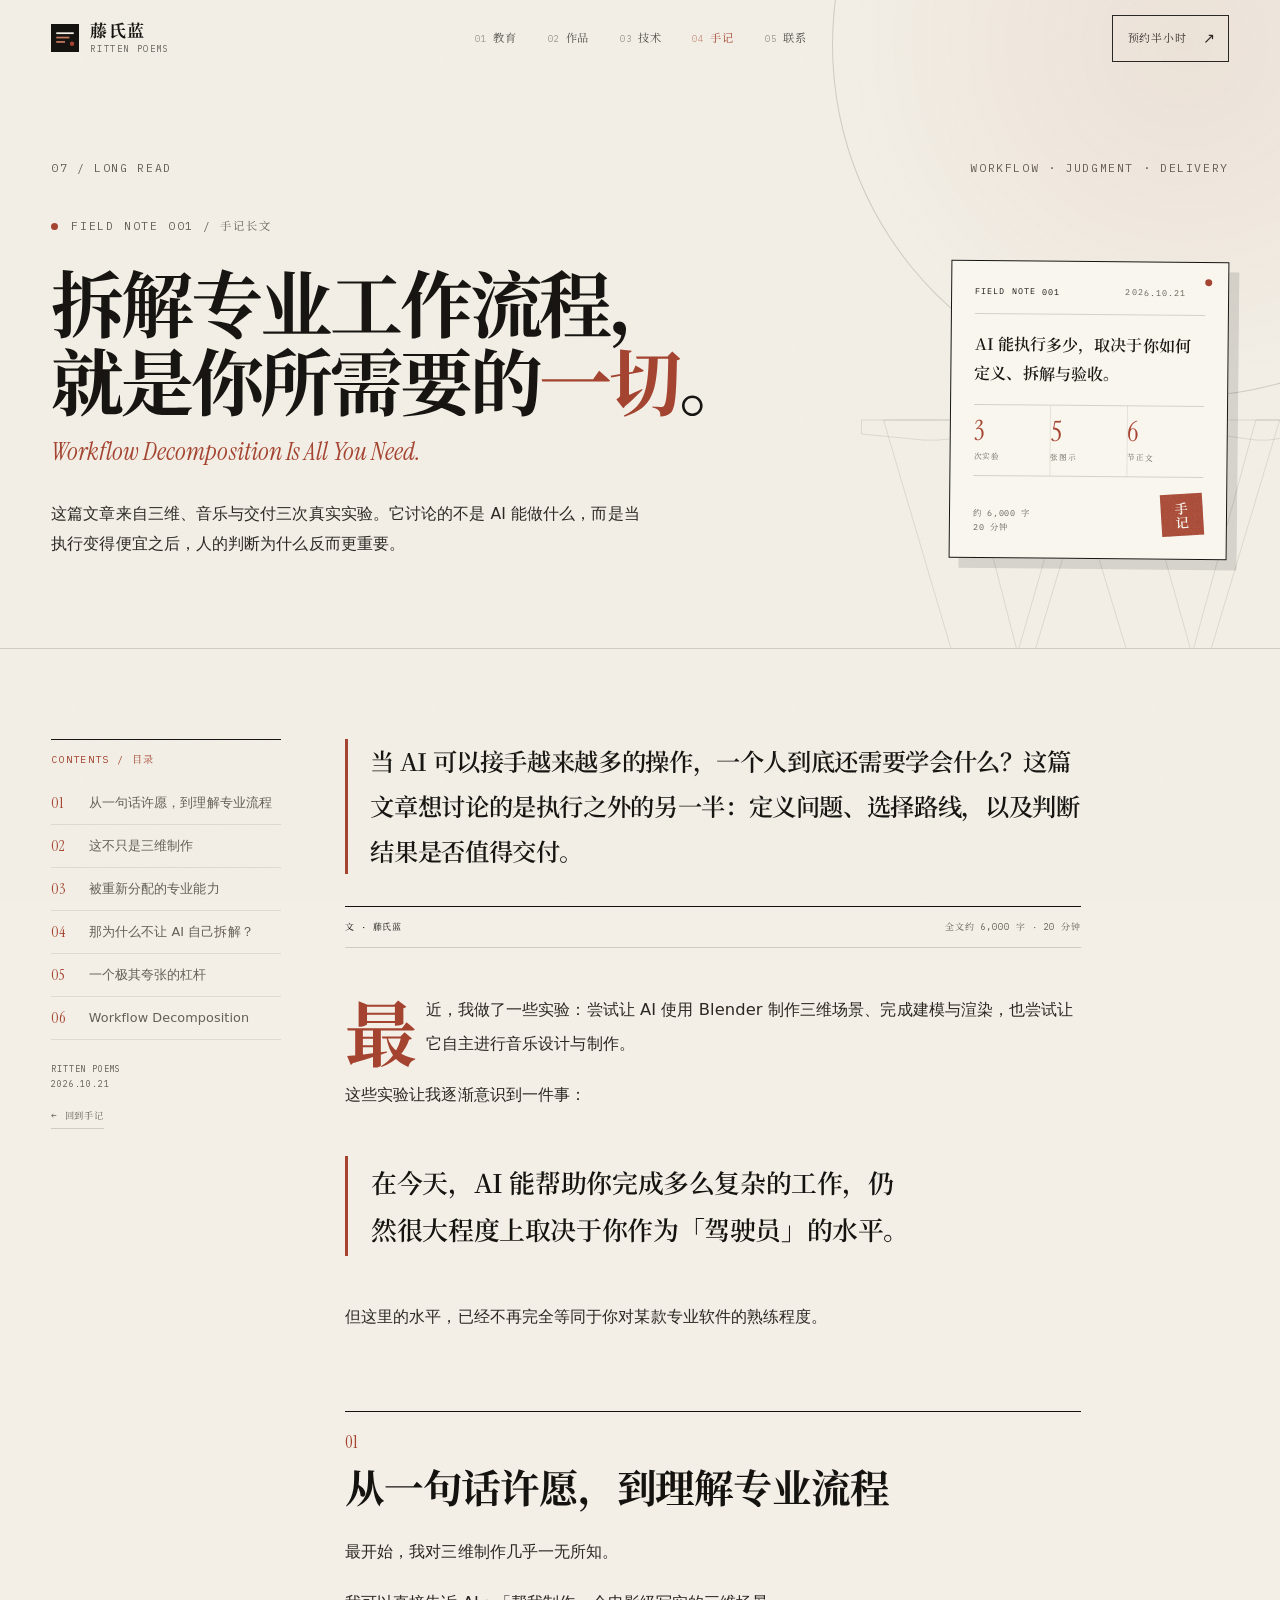
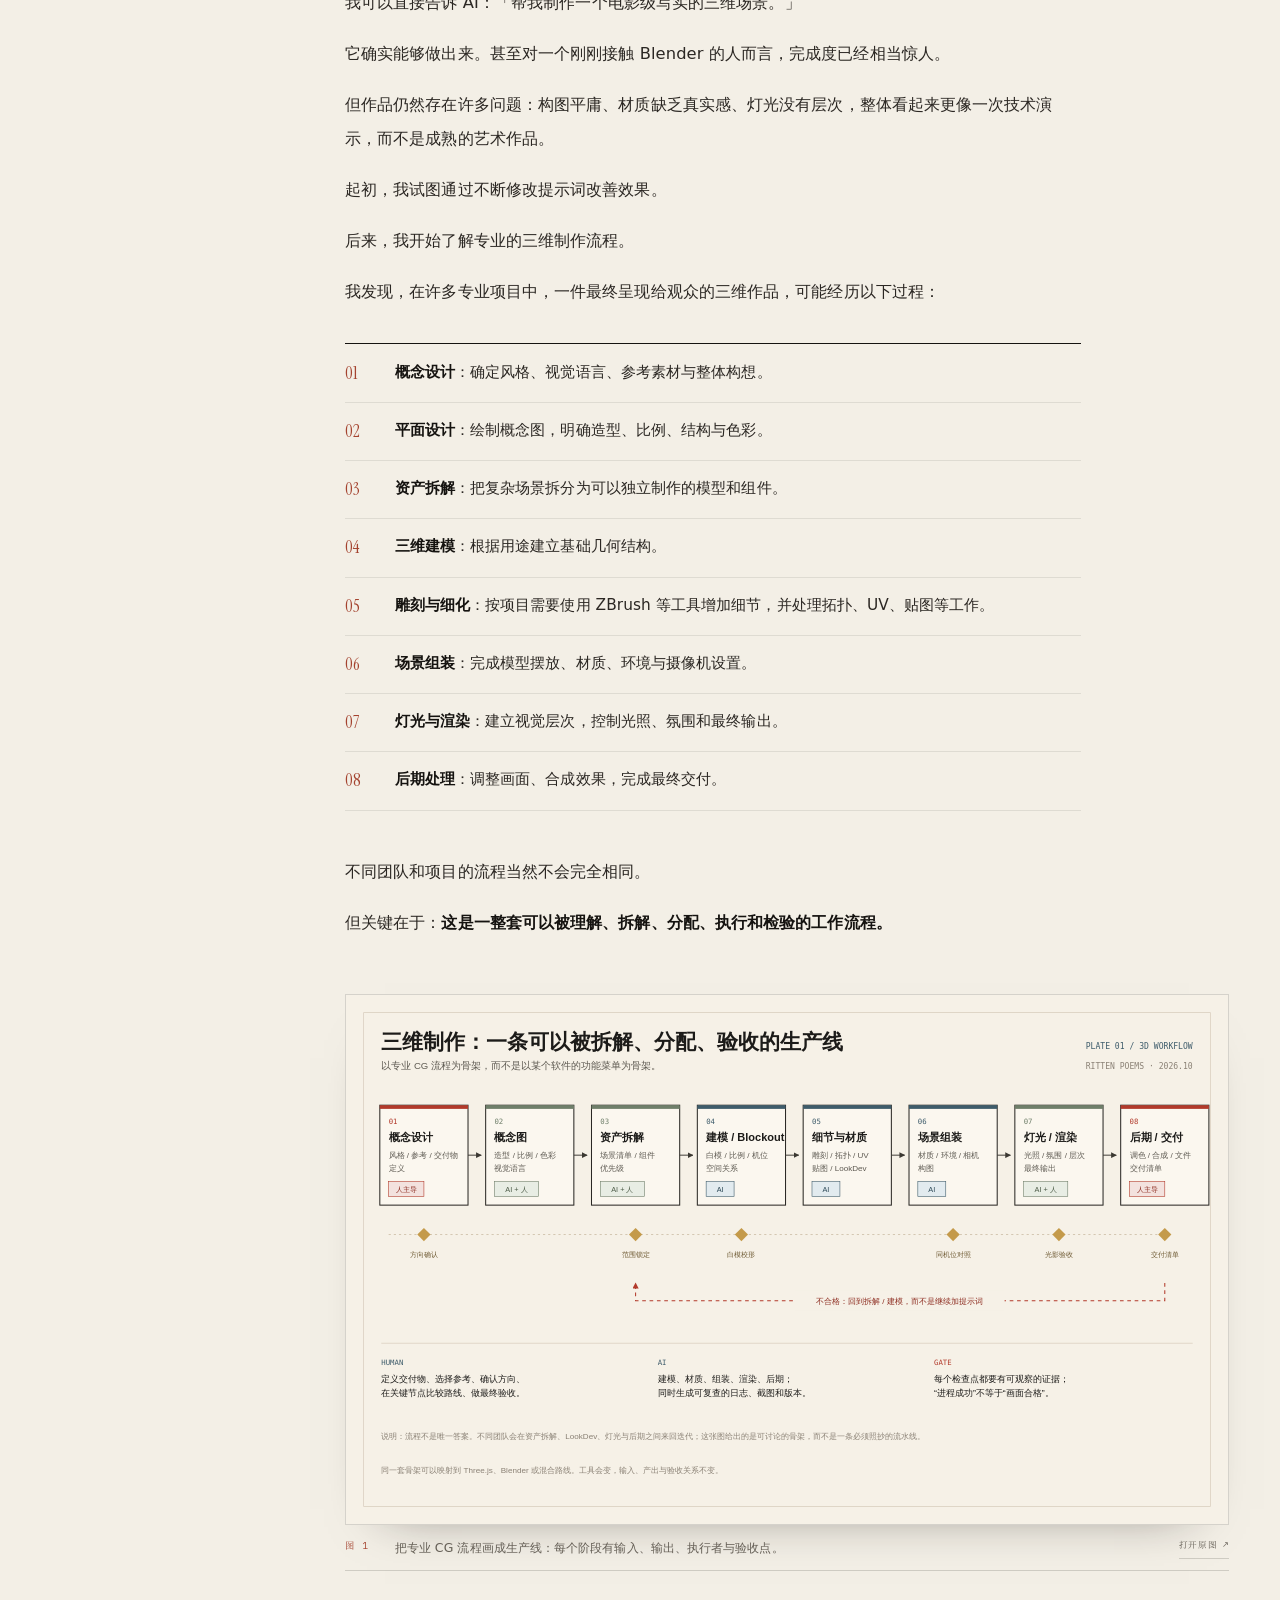
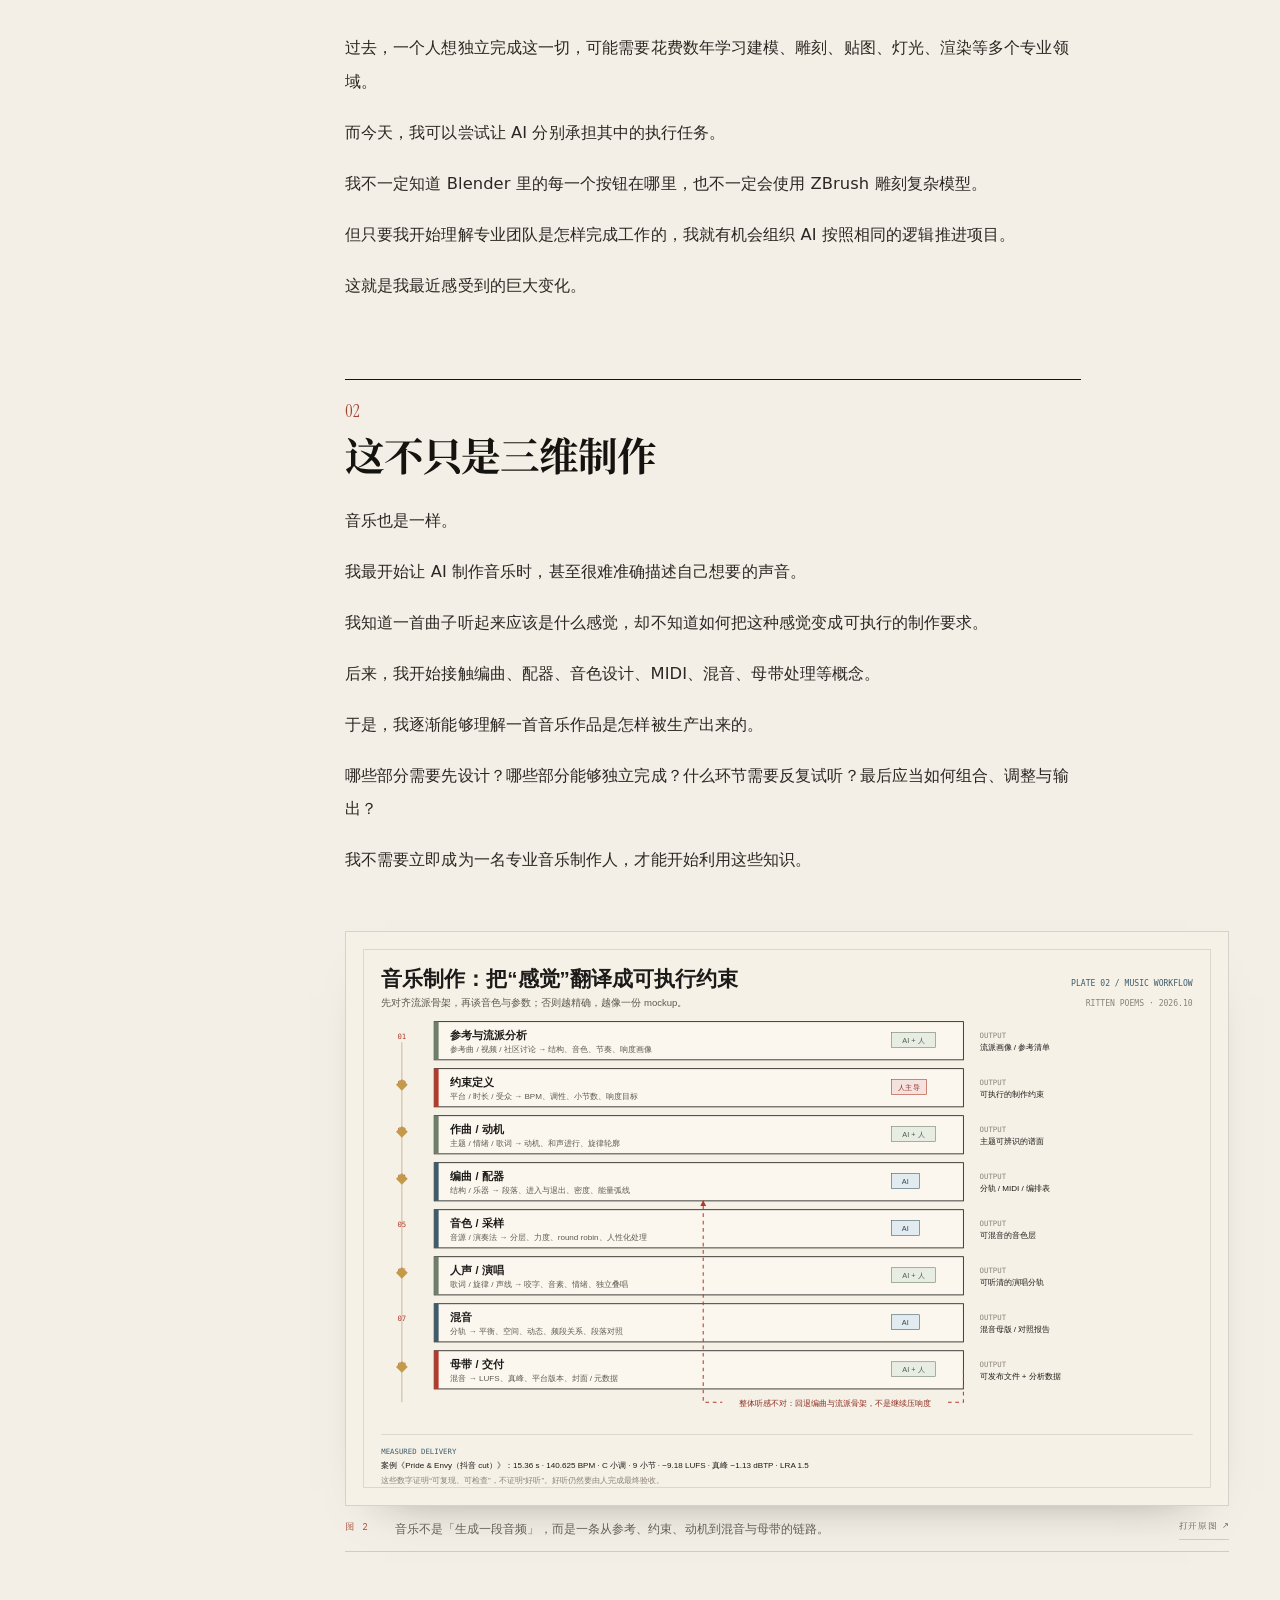
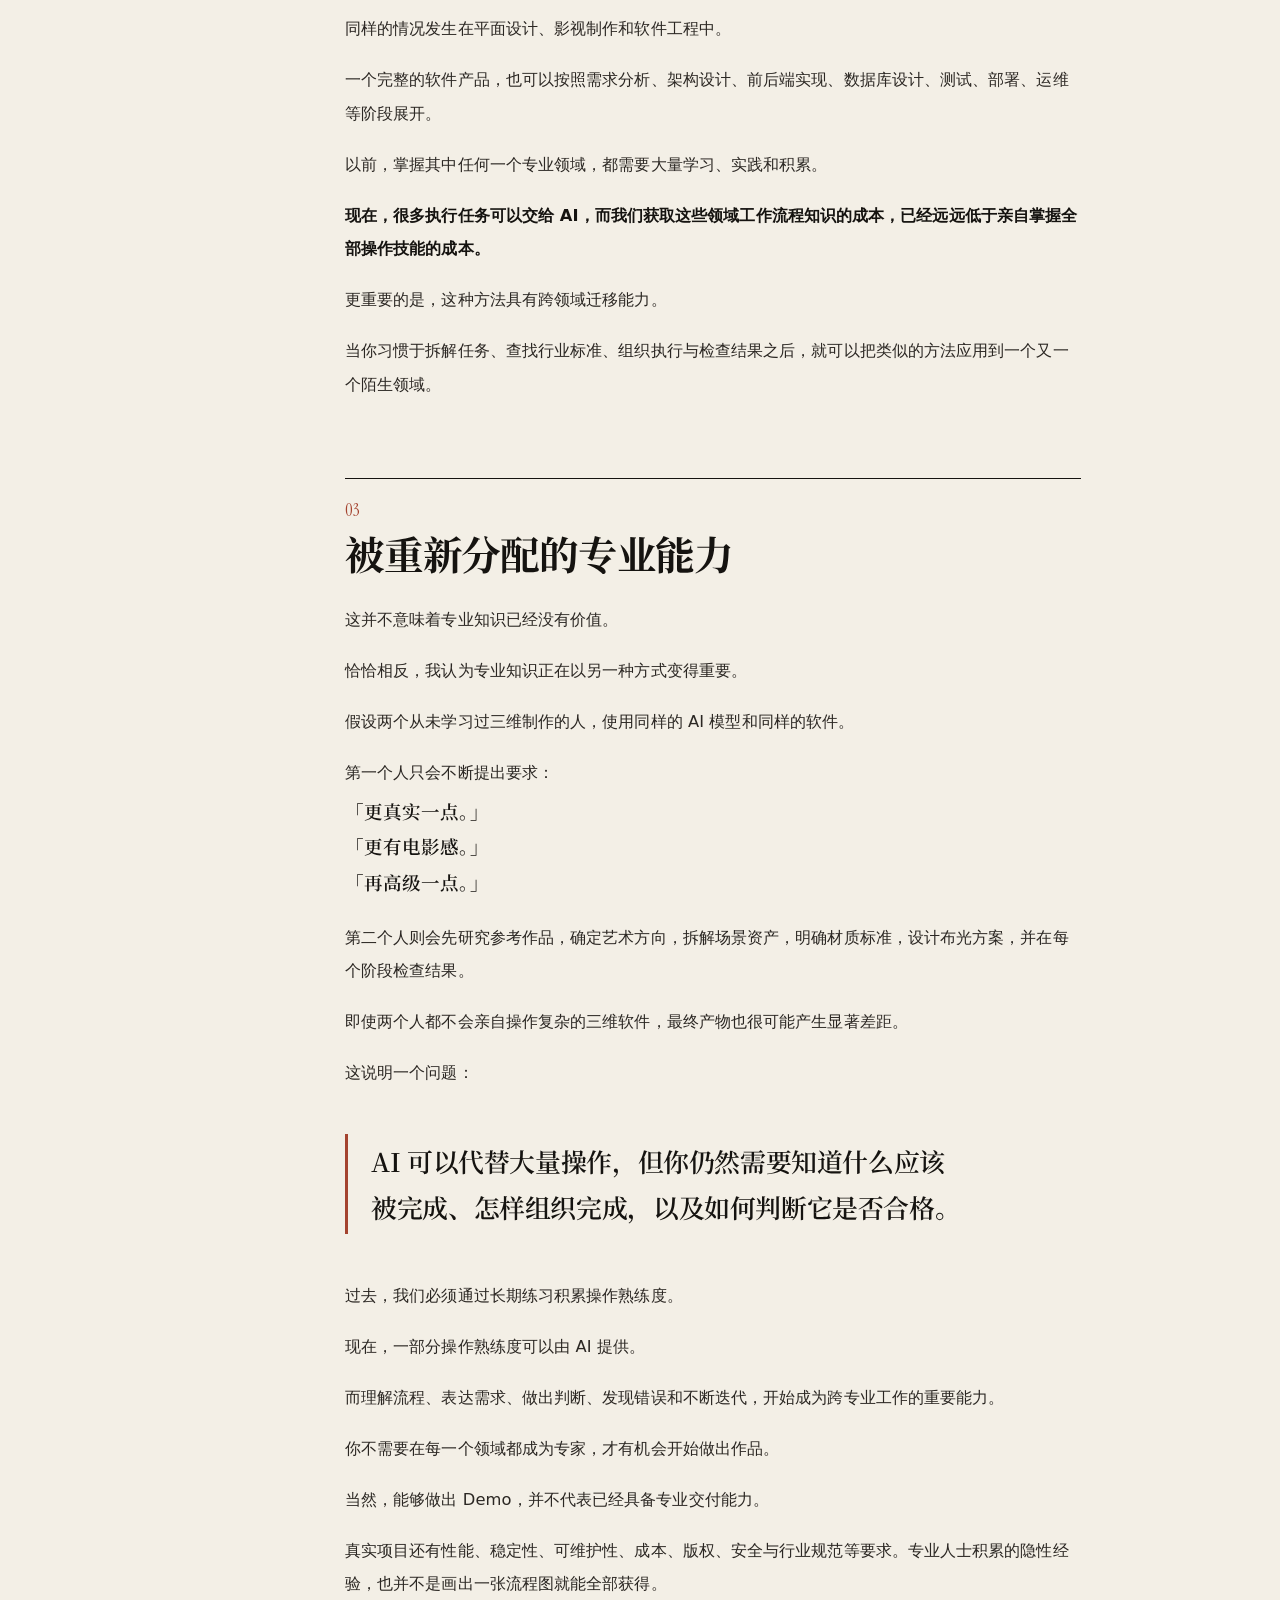
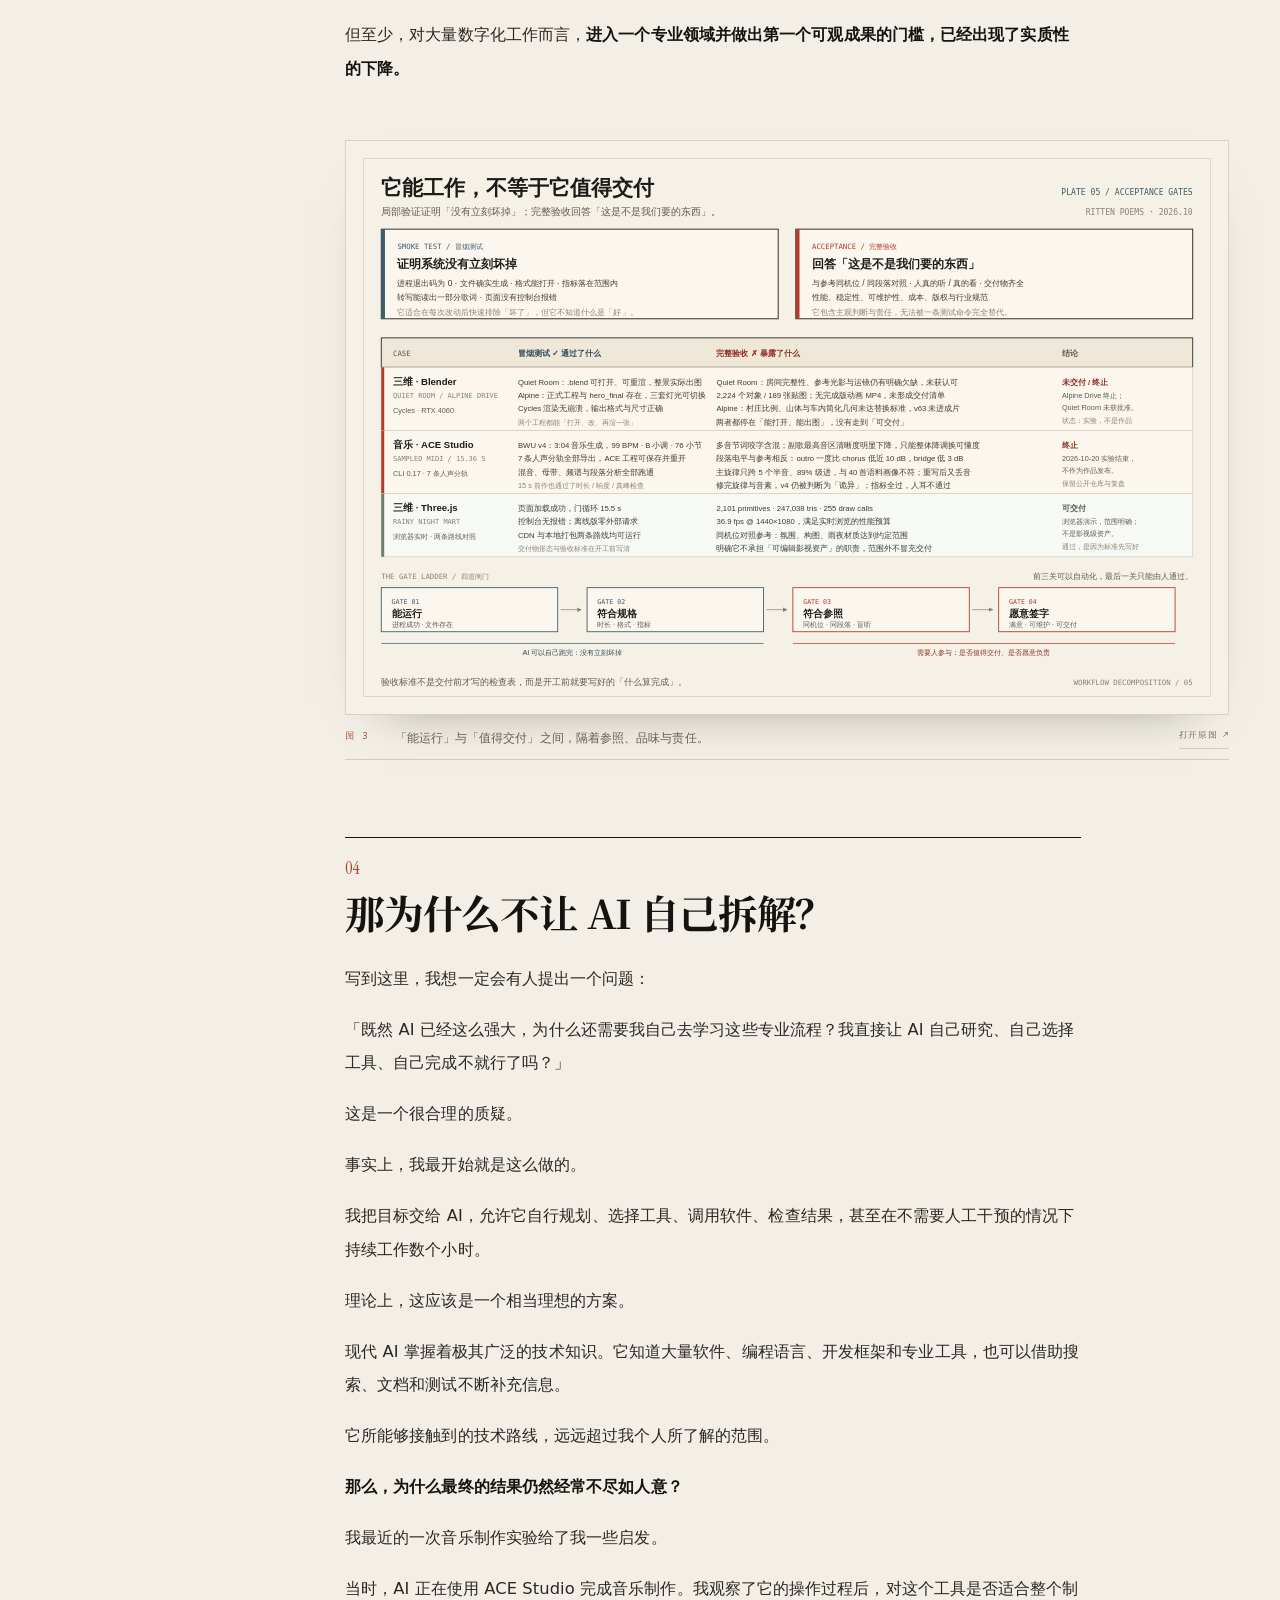
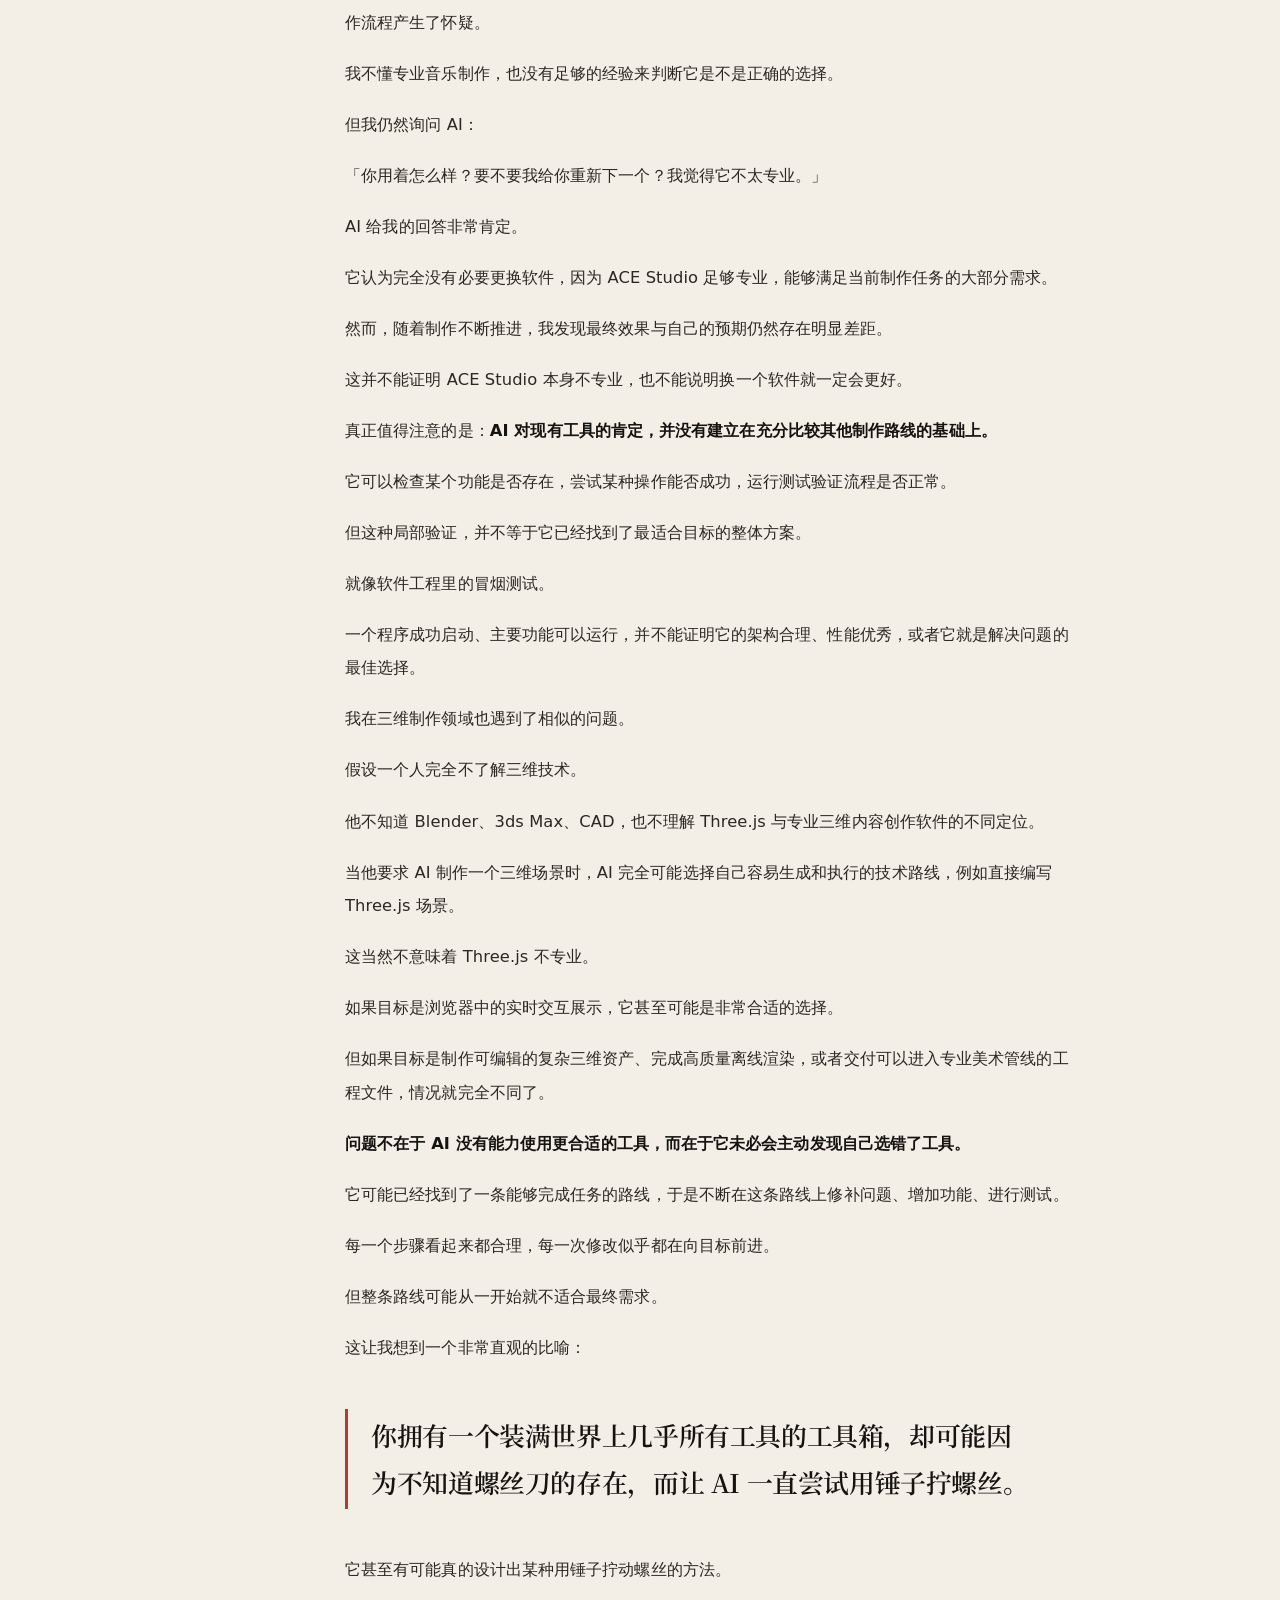
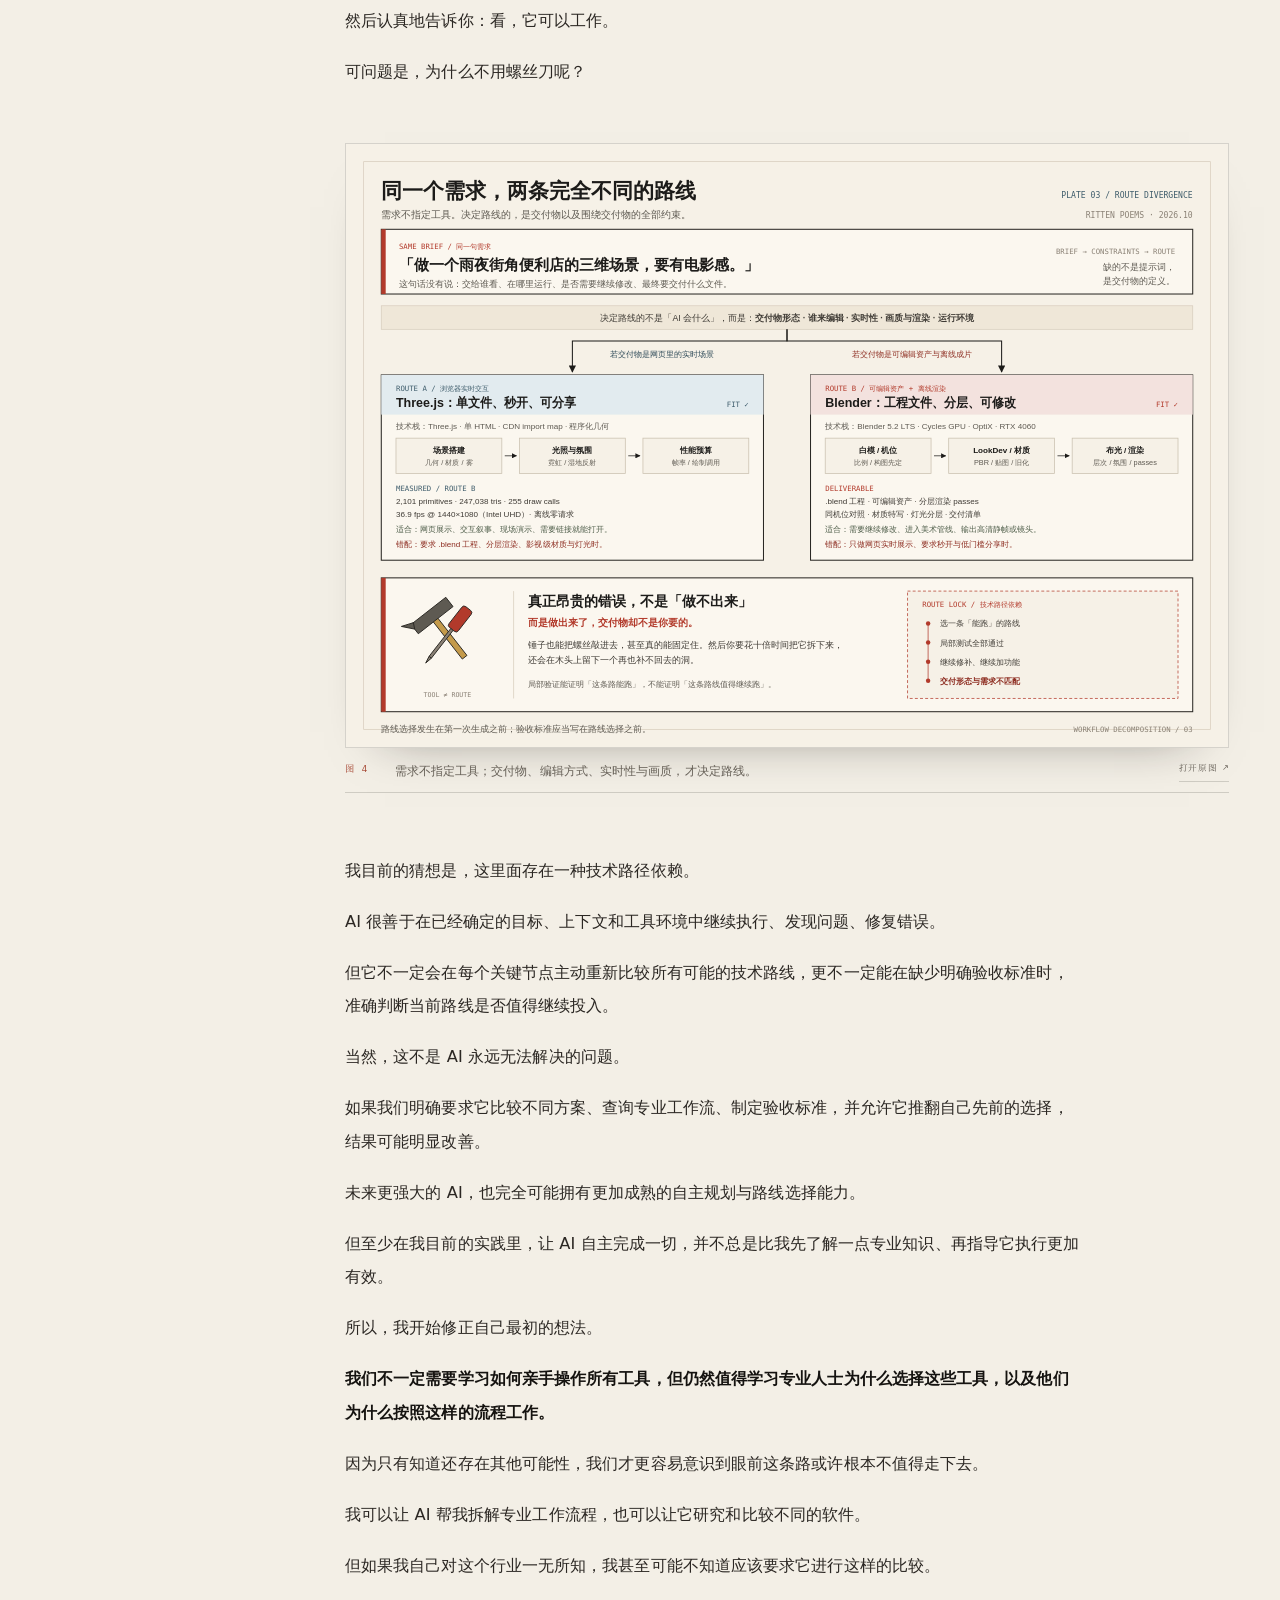
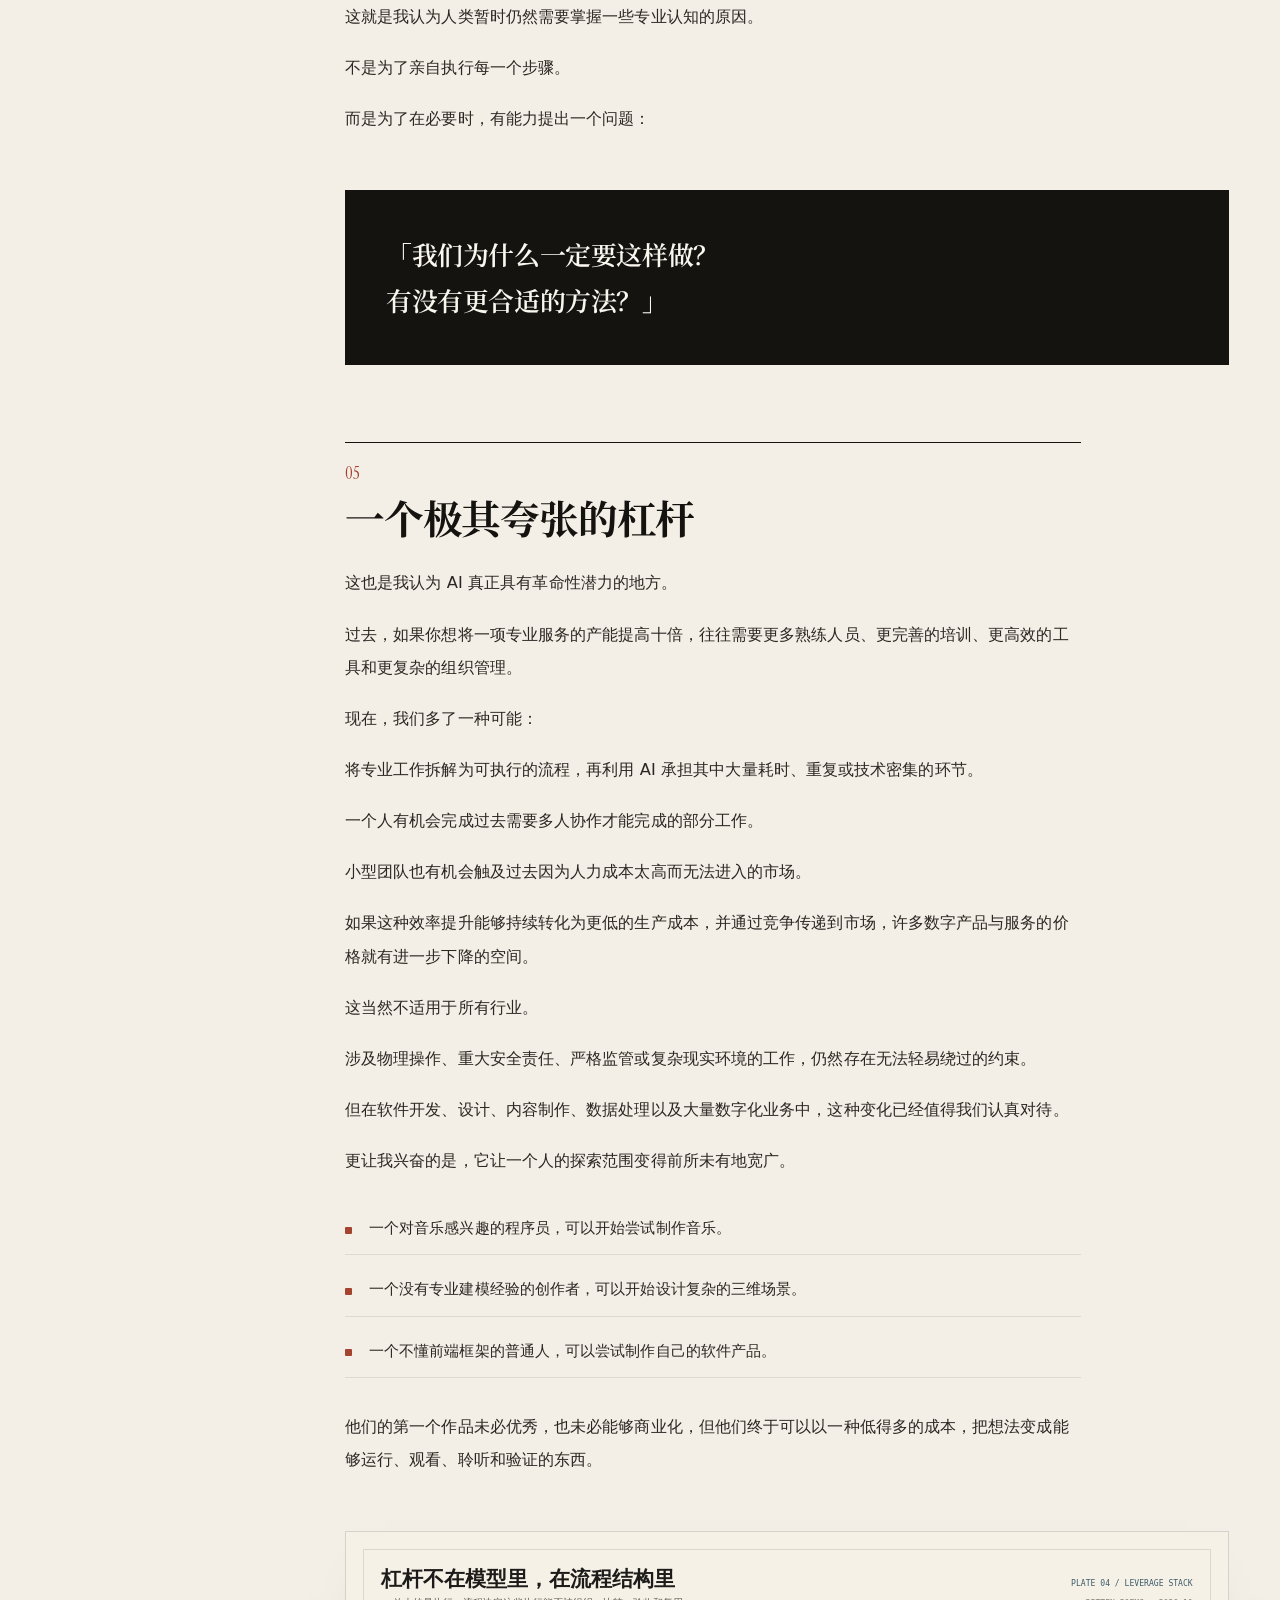
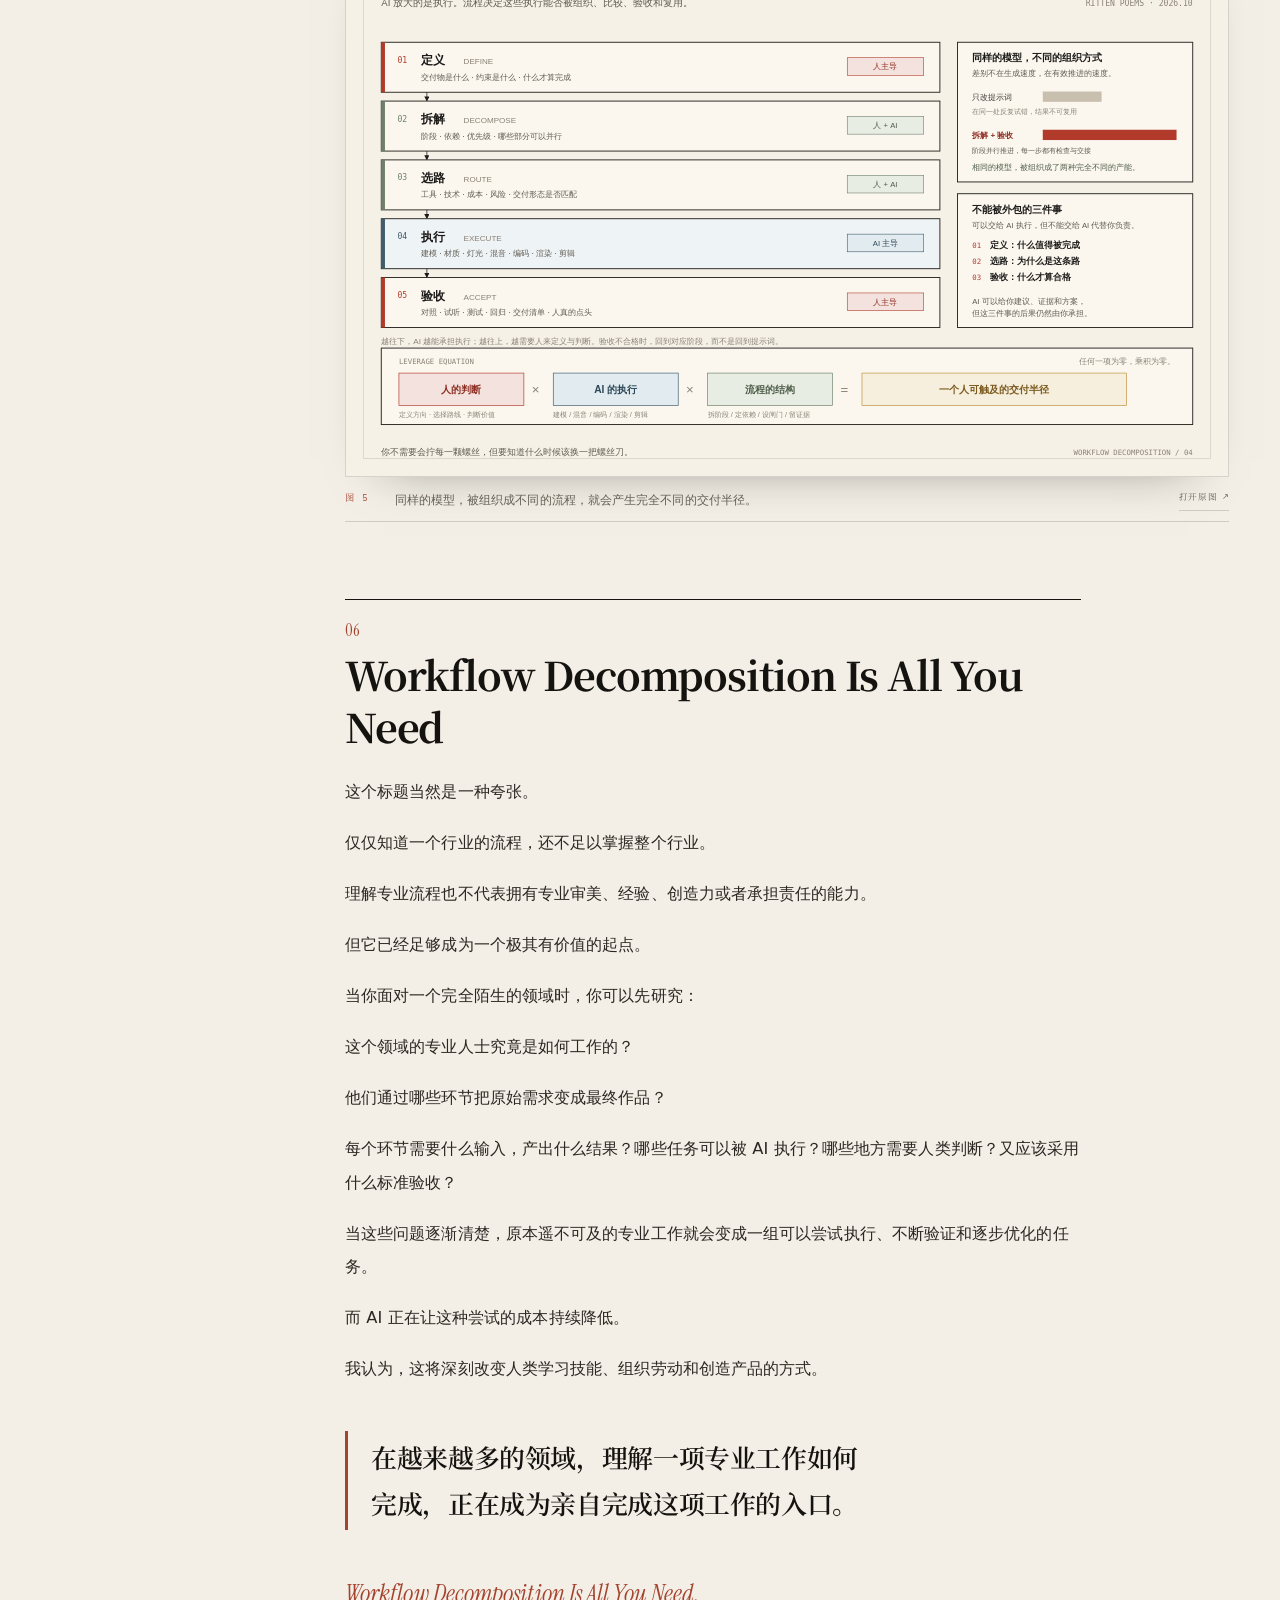
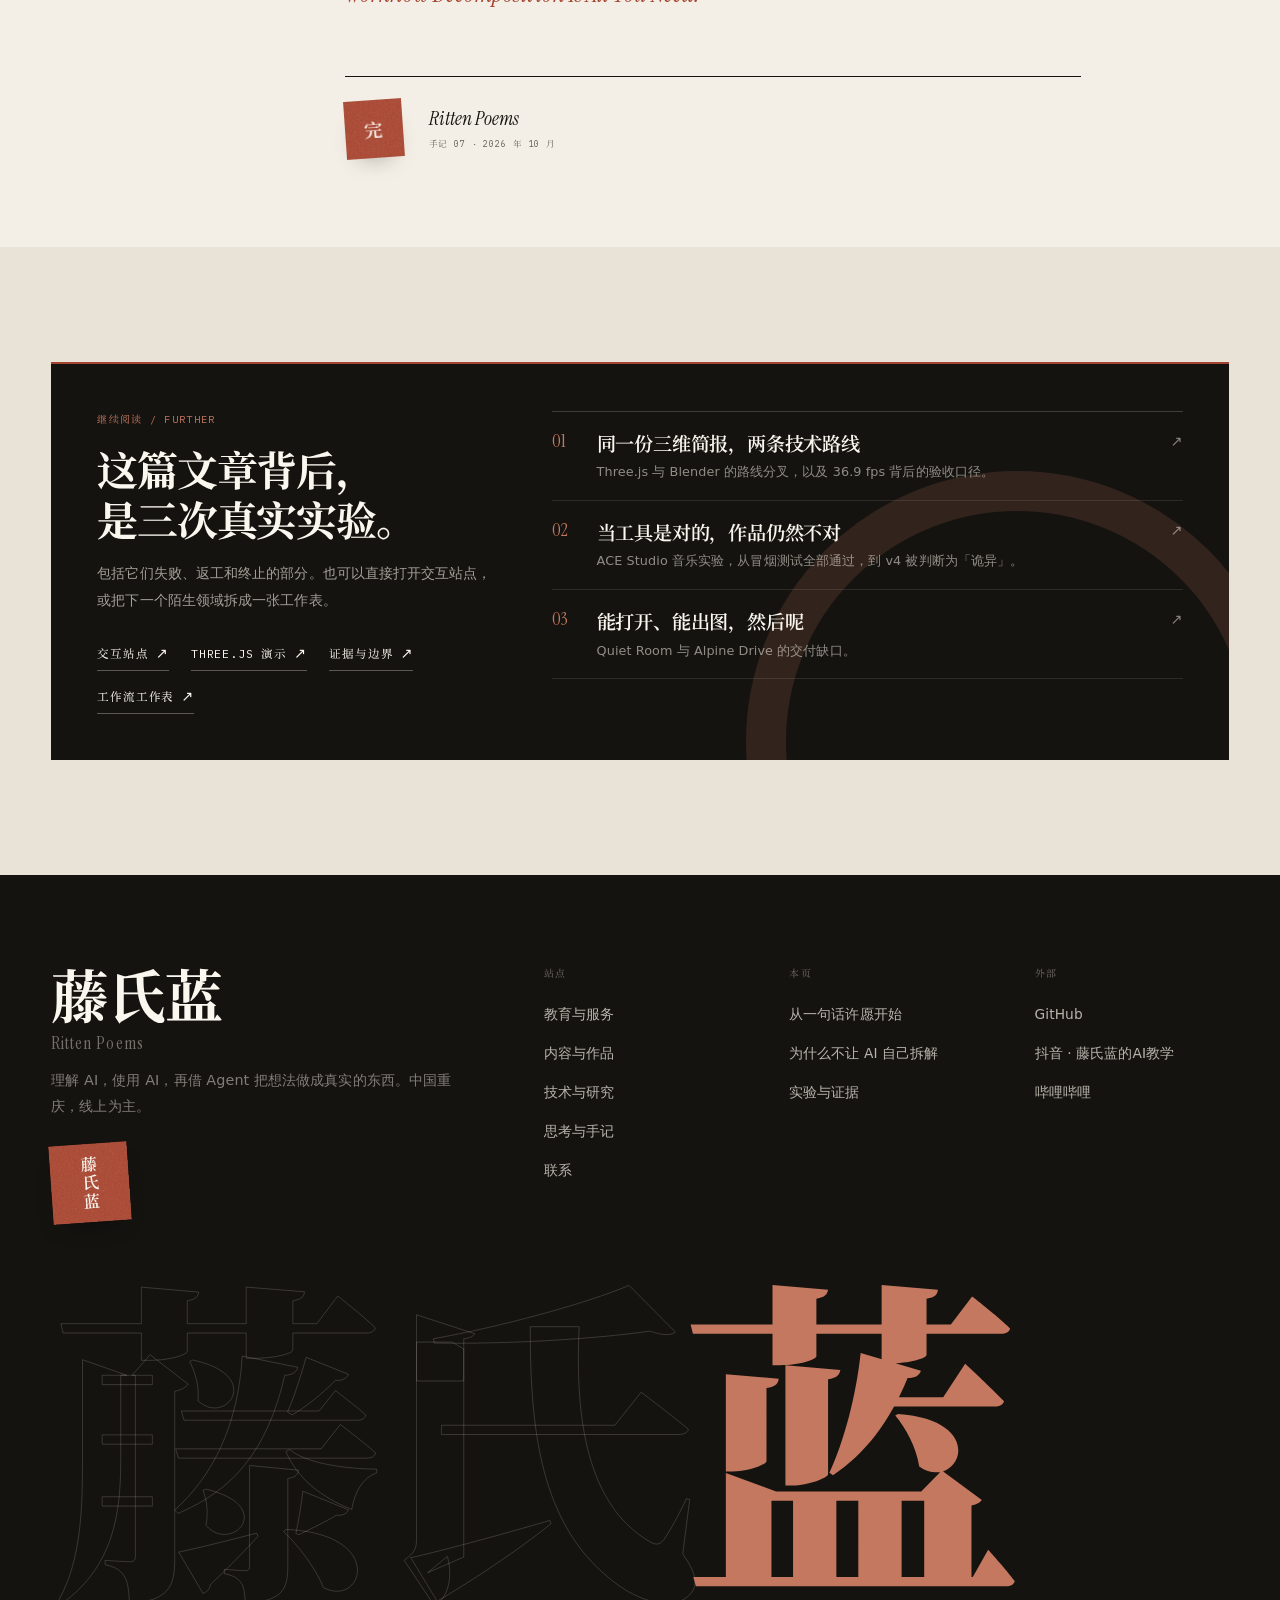
<file: web/notes/workflow-decomposition.html>
<!DOCTYPE html>
<html lang="zh-CN">
<head>
<meta charset="utf-8">
<meta name="viewport" content="width=device-width, initial-scale=1">
<title>拆解专业工作流程，就是你所需要的一切 · 藤氏蓝</title>
<meta name="description" content="来自三维、音乐与交付三次真实实验的长文：AI 可以承担执行，但定义问题、选择路线与验收结果仍然需要人。">
<meta name="theme-color" content="#f3efe6">
<meta property="og:type" content="article">
<meta property="og:title" content="拆解专业工作流程，就是你所需要的一切">
<meta property="og:description" content="AI 能执行多少，取决于你如何定义、拆解与验收。一篇来自三次真实实验的手记长文。">
<meta property="og:image" content="https://ritten-poems-ypc90av6yj3.qoder.zone/assets/workflow-decomposition-cover.png">
<meta property="article:published_time" content="2026-10-21">
<link rel="icon" href="../favicon.svg" type="image/svg+xml">
<link rel="stylesheet" href="../css/site.css">
<link rel="stylesheet" href="../css/longform.css">
<script>document.documentElement.className += " js";</script>
<script src="../js/site.js" defer></script>
</head>
<body>
<a class="skip" href="#main">跳到正文</a>
<div class="progress" data-progress aria-hidden="true"></div>

<header class="site-head" data-head>
  <div class="site-head__in">
    <a class="wordmark" href="../index.html" aria-label="藤氏蓝 · Ritten Poems 首页">
      <svg class="wordmark__mark" viewBox="0 0 64 64" aria-hidden="true"><rect width="64" height="64" fill="#151310"/><rect x="12" y="19" width="40" height="4" fill="#f3efe6"/><rect x="12" y="29" width="30" height="4" fill="#c4785f"/><rect x="12" y="39" width="20" height="4" fill="#c4785f"/><circle cx="48" cy="45" r="5" fill="#a4432f"/></svg>
      <span class="wordmark__txt"><span class="wordmark__cn">藤氏蓝</span><span class="wordmark__en">Ritten Poems</span></span>
    </a>
    <nav class="nav" aria-label="主导航">
      <a href="../teach.html"><i>01</i>教育</a>
      <a href="../works.html"><i>02</i>作品</a>
      <a href="../tech.html"><i>03</i>技术</a>
      <a href="../notes.html" aria-current="page"><i>04</i>手记</a>
      <a href="../contact.html"><i>05</i>联系</a>
    </nav>
    <a class="head-cta" href="../contact.html#free">预约半小时 <span class="arw">↗</span></a>
    <button class="nav__toggle" data-nav-toggle aria-expanded="false" aria-controls="mobile-menu"><span></span><span class="nav__toggle-label">目录</span></button>
  </div>
</header>

<div class="mobile-menu" id="mobile-menu" aria-hidden="true">
  <nav aria-label="移动端导航">
    <a class="mm-link" href="../teach.html"><i>01</i>教育与服务</a>
    <a class="mm-link" href="../works.html"><i>02</i>内容与作品</a>
    <a class="mm-link" href="../tech.html"><i>03</i>技术与研究</a>
    <a class="mm-link" href="../notes.html"><i>04</i>思考与手记</a>
    <a class="mm-link" href="../contact.html"><i>05</i>联系</a>
  </nav>
  <div class="mobile-menu__foot mono">
    <span>Chongqing, CN</span>
    <a href="../contact.html#free">预约免费讲解 ↗</a>
  </div>
</div>

<main id="main">

  <section class="page-hero longform-hero">
    <span class="page-hero__ghost" aria-hidden="true">W</span>
    <div class="shell page-hero__in">
      <div class="page-hero__meta mono"><span>07 / Long Read</span><span>Workflow · Judgment · Delivery</span></div>
      <div class="longform-hero__grid">
        <div class="longform-hero__copy">
          <p class="kicker"><span class="dot"></span>Field Note 001 / 手记长文</p>
          <h1>拆解专业工作流程，<br>就是你所需要的<span class="hl">一切</span>。</h1>
          <p class="longform-hero__en">Workflow Decomposition Is All You Need.</p>
          <p class="longform-hero__lead">这篇文章来自三维、音乐与交付三次真实实验。它讨论的不是 AI 能做什么，而是当执行变得便宜之后，人的判断为什么反而更重要。</p>
        </div>
        <aside class="field-note" aria-label="文章信息">
          <div class="field-note__top"><span>Field Note 001</span><span>2026.10.21</span></div>
          <p class="field-note__quote">AI 能执行多少，取决于你如何定义、拆解与验收。</p>
          <div class="field-note__stats">
            <div><b>3</b><span>次实验</span></div>
            <div><b>5</b><span>张图示</span></div>
            <div><b>6</b><span>节正文</span></div>
          </div>
          <div class="field-note__foot"><span>约 6,000 字<br>20 分钟</span><span class="field-note__seal">手记</span></div>
        </aside>
      </div>
    </div>
  </section>

  <section class="section longform" id="read">
    <div class="shell longform__grid">
      <aside class="longform__rail" aria-label="本文目录">
        <p class="meta">Contents / 目录</p>
        <nav class="longform__toc">
          <a href="#s01"><span>01</span>从一句话许愿，到理解专业流程</a>
          <a href="#s02"><span>02</span>这不只是三维制作</a>
          <a href="#s03"><span>03</span>被重新分配的专业能力</a>
          <a href="#s04"><span>04</span>那为什么不让 AI 自己拆解？</a>
          <a href="#s05"><span>05</span>一个极其夸张的杠杆</a>
          <a href="#s06"><span>06</span>Workflow Decomposition</a>
        </nav>
        <div class="longform__railfoot">
          <span>Ritten Poems<br>2026.10.21</span>
          <a class="txtlink" href="../notes.html">← 回到手记</a>
        </div>
      </aside>

      <article class="longform__body">
        <p class="longform__standfirst">当 AI 可以接手越来越多的操作，一个人到底还需要学会什么？这篇文章想讨论的是执行之外的另一半：定义问题、选择路线，以及判断结果是否值得交付。</p>
        <div class="longform__byline"><span>文 · 藤氏蓝</span><span>全文约 6,000 字 · 20 分钟</span></div>

        <p class="has-dropcap">最近，我做了一些实验：尝试让 AI 使用 Blender 制作三维场景、完成建模与渲染，也尝试让它自主进行音乐设计与制作。</p>
        <p>这些实验让我逐渐意识到一件事：</p>

        <blockquote class="longform-pull"><p><strong>在今天，AI 能帮助你完成多么复杂的工作，仍然很大程度上取决于你作为「驾驶员」的水平。</strong></p></blockquote>

        <p>但这里的水平，已经不再完全等同于你对某款专业软件的熟练程度。</p>

        <h2 id="s01"><span>01</span>从一句话许愿，到理解专业流程</h2>
        <p>最开始，我对三维制作几乎一无所知。</p>
        <p>我可以直接告诉 AI：「帮我制作一个电影级写实的三维场景。」</p>
        <p>它确实能够做出来。甚至对一个刚刚接触 Blender 的人而言，完成度已经相当惊人。</p>
        <p>但作品仍然存在许多问题：构图平庸、材质缺乏真实感、灯光没有层次，整体看起来更像一次技术演示，而不是成熟的艺术作品。</p>
        <p>起初，我试图通过不断修改提示词改善效果。</p>
        <p>后来，我开始了解专业的三维制作流程。</p>
        <p>我发现，在许多专业项目中，一件最终呈现给观众的三维作品，可能经历以下过程：</p>

        <ol class="longform-steps">
          <li><span>01</span><div><b>概念设计</b>：确定风格、视觉语言、参考素材与整体构想。</div></li>
          <li><span>02</span><div><b>平面设计</b>：绘制概念图，明确造型、比例、结构与色彩。</div></li>
          <li><span>03</span><div><b>资产拆解</b>：把复杂场景拆分为可以独立制作的模型和组件。</div></li>
          <li><span>04</span><div><b>三维建模</b>：根据用途建立基础几何结构。</div></li>
          <li><span>05</span><div><b>雕刻与细化</b>：按项目需要使用 ZBrush 等工具增加细节，并处理拓扑、UV、贴图等工作。</div></li>
          <li><span>06</span><div><b>场景组装</b>：完成模型摆放、材质、环境与摄像机设置。</div></li>
          <li><span>07</span><div><b>灯光与渲染</b>：建立视觉层次，控制光照、氛围和最终输出。</div></li>
          <li><span>08</span><div><b>后期处理</b>：调整画面、合成效果，完成最终交付。</div></li>
        </ol>

        <p>不同团队和项目的流程当然不会完全相同。</p>
        <p>但关键在于：<strong>这是一整套可以被理解、拆解、分配、执行和检验的工作流程。</strong></p>

        <figure class="longform-figure">
          <div class="longform-figure__scroll">
            <img src="../assets/diagrams/workflow-3d.svg" alt="三维制作工作流图：概念设计、平面设计、资产拆解、三维建模、雕刻与细化、场景组装、灯光与渲染、后期处理八个阶段，以及六个验收闸门。" loading="lazy">
          </div>
          <p class="longform-figure__hint" aria-hidden="true">左右滑动查看完整图示 →</p>
          <figcaption><b>图 1</b><span>把专业 CG 流程画成生产线：每个阶段有输入、输出、执行者与验收点。</span><a href="../assets/diagrams/workflow-3d.svg" target="_blank" rel="noopener">打开原图 ↗</a></figcaption>
        </figure>

        <p>过去，一个人想独立完成这一切，可能需要花费数年学习建模、雕刻、贴图、灯光、渲染等多个专业领域。</p>
        <p>而今天，我可以尝试让 AI 分别承担其中的执行任务。</p>
        <p>我不一定知道 Blender 里的每一个按钮在哪里，也不一定会使用 ZBrush 雕刻复杂模型。</p>
        <p>但只要我开始理解专业团队是怎样完成工作的，我就有机会组织 AI 按照相同的逻辑推进项目。</p>
        <p>这就是我最近感受到的巨大变化。</p>

        <h2 id="s02"><span>02</span>这不只是三维制作</h2>
        <p>音乐也是一样。</p>
        <p>我最开始让 AI 制作音乐时，甚至很难准确描述自己想要的声音。</p>
        <p>我知道一首曲子听起来应该是什么感觉，却不知道如何把这种感觉变成可执行的制作要求。</p>
        <p>后来，我开始接触编曲、配器、音色设计、MIDI、混音、母带处理等概念。</p>
        <p>于是，我逐渐能够理解一首音乐作品是怎样被生产出来的。</p>
        <p>哪些部分需要先设计？哪些部分能够独立完成？什么环节需要反复试听？最后应当如何组合、调整与输出？</p>
        <p>我不需要立即成为一名专业音乐制作人，才能开始利用这些知识。</p>

        <figure class="longform-figure">
          <div class="longform-figure__scroll">
            <img src="../assets/diagrams/workflow-music.svg" alt="音乐制作工作流图：从参考分析、风格约束、动机设计到编曲、音色、混音与母带交付的链路。" loading="lazy">
          </div>
          <p class="longform-figure__hint" aria-hidden="true">左右滑动查看完整图示 →</p>
          <figcaption><b>图 2</b><span>音乐不是「生成一段音频」，而是一条从参考、约束、动机到混音与母带的链路。</span><a href="../assets/diagrams/workflow-music.svg" target="_blank" rel="noopener">打开原图 ↗</a></figcaption>
        </figure>

        <p>同样的情况发生在平面设计、影视制作和软件工程中。</p>
        <p>一个完整的软件产品，也可以按照需求分析、架构设计、前后端实现、数据库设计、测试、部署、运维等阶段展开。</p>
        <p>以前，掌握其中任何一个专业领域，都需要大量学习、实践和积累。</p>
        <p><strong>现在，很多执行任务可以交给 AI，而我们获取这些领域工作流程知识的成本，已经远远低于亲自掌握全部操作技能的成本。</strong></p>
        <p>更重要的是，这种方法具有跨领域迁移能力。</p>
        <p>当你习惯于拆解任务、查找行业标准、组织执行与检查结果之后，就可以把类似的方法应用到一个又一个陌生领域。</p>

        <h2 id="s03"><span>03</span>被重新分配的专业能力</h2>
        <p>这并不意味着专业知识已经没有价值。</p>
        <p>恰恰相反，我认为专业知识正在以另一种方式变得重要。</p>
        <p>假设两个从未学习过三维制作的人，使用同样的 AI 模型和同样的软件。</p>
        <p>第一个人只会不断提出要求：</p>
        <p class="longform-whispers">「更真实一点。」<br>「更有电影感。」<br>「再高级一点。」</p>
        <p>第二个人则会先研究参考作品，确定艺术方向，拆解场景资产，明确材质标准，设计布光方案，并在每个阶段检查结果。</p>
        <p>即使两个人都不会亲自操作复杂的三维软件，最终产物也很可能产生显著差距。</p>
        <p>这说明一个问题：</p>

        <blockquote class="longform-pull"><p><strong>AI 可以代替大量操作，但你仍然需要知道什么应该被完成、怎样组织完成，以及如何判断它是否合格。</strong></p></blockquote>

        <p>过去，我们必须通过长期练习积累操作熟练度。</p>
        <p>现在，一部分操作熟练度可以由 AI 提供。</p>
        <p>而理解流程、表达需求、做出判断、发现错误和不断迭代，开始成为跨专业工作的重要能力。</p>
        <p>你不需要在每一个领域都成为专家，才有机会开始做出作品。</p>
        <p>当然，能够做出 Demo，并不代表已经具备专业交付能力。</p>
        <p>真实项目还有性能、稳定性、可维护性、成本、版权、安全与行业规范等要求。专业人士积累的隐性经验，也并不是画出一张流程图就能全部获得。</p>
        <p>但至少，对大量数字化工作而言，<strong>进入一个专业领域并做出第一个可观成果的门槛，已经出现了实质性的下降。</strong></p>

        <figure class="longform-figure">
          <div class="longform-figure__scroll">
            <img src="../assets/diagrams/acceptance-gates.svg" alt="冒烟测试与完整验收之间的差距图：能运行、符合规格、符合参照、愿意签字四道闸门，以及三维、音乐与 Three.js 三个实验的证据。" loading="lazy">
          </div>
          <p class="longform-figure__hint" aria-hidden="true">左右滑动查看完整图示 →</p>
          <figcaption><b>图 3</b><span>「能运行」与「值得交付」之间，隔着参照、品味与责任。</span><a href="../assets/diagrams/acceptance-gates.svg" target="_blank" rel="noopener">打开原图 ↗</a></figcaption>
        </figure>

        <h2 id="s04"><span>04</span>那为什么不让 AI 自己拆解？</h2>
        <p>写到这里，我想一定会有人提出一个问题：</p>
        <p>「既然 AI 已经这么强大，为什么还需要我自己去学习这些专业流程？我直接让 AI 自己研究、自己选择工具、自己完成不就行了吗？」</p>
        <p>这是一个很合理的质疑。</p>
        <p>事实上，我最开始就是这么做的。</p>
        <p>我把目标交给 AI，允许它自行规划、选择工具、调用软件、检查结果，甚至在不需要人工干预的情况下持续工作数个小时。</p>
        <p>理论上，这应该是一个相当理想的方案。</p>
        <p>现代 AI 掌握着极其广泛的技术知识。它知道大量软件、编程语言、开发框架和专业工具，也可以借助搜索、文档和测试不断补充信息。</p>
        <p>它所能够接触到的技术路线，远远超过我个人所了解的范围。</p>
        <p><strong>那么，为什么最终的结果仍然经常不尽如人意？</strong></p>
        <p>我最近的一次音乐制作实验给了我一些启发。</p>
        <p>当时，AI 正在使用 ACE Studio 完成音乐制作。我观察了它的操作过程后，对这个工具是否适合整个制作流程产生了怀疑。</p>
        <p>我不懂专业音乐制作，也没有足够的经验来判断它是不是正确的选择。</p>
        <p>但我仍然询问 AI：</p>
        <p>「你用着怎么样？要不要我给你重新下一个？我觉得它不太专业。」</p>
        <p>AI 给我的回答非常肯定。</p>
        <p>它认为完全没有必要更换软件，因为 ACE Studio 足够专业，能够满足当前制作任务的大部分需求。</p>
        <p>然而，随着制作不断推进，我发现最终效果与自己的预期仍然存在明显差距。</p>
        <p>这并不能证明 ACE Studio 本身不专业，也不能说明换一个软件就一定会更好。</p>
        <p>真正值得注意的是：<strong>AI 对现有工具的肯定，并没有建立在充分比较其他制作路线的基础上。</strong></p>
        <p>它可以检查某个功能是否存在，尝试某种操作能否成功，运行测试验证流程是否正常。</p>
        <p>但这种局部验证，并不等于它已经找到了最适合目标的整体方案。</p>
        <p>就像软件工程里的冒烟测试。</p>
        <p>一个程序成功启动、主要功能可以运行，并不能证明它的架构合理、性能优秀，或者它就是解决问题的最佳选择。</p>
        <p>我在三维制作领域也遇到了相似的问题。</p>
        <p>假设一个人完全不了解三维技术。</p>
        <p>他不知道 Blender、3ds Max、CAD，也不理解 Three.js 与专业三维内容创作软件的不同定位。</p>
        <p>当他要求 AI 制作一个三维场景时，AI 完全可能选择自己容易生成和执行的技术路线，例如直接编写 Three.js 场景。</p>
        <p>这当然不意味着 Three.js 不专业。</p>
        <p>如果目标是浏览器中的实时交互展示，它甚至可能是非常合适的选择。</p>
        <p>但如果目标是制作可编辑的复杂三维资产、完成高质量离线渲染，或者交付可以进入专业美术管线的工程文件，情况就完全不同了。</p>
        <p><strong>问题不在于 AI 没有能力使用更合适的工具，而在于它未必会主动发现自己选错了工具。</strong></p>
        <p>它可能已经找到了一条能够完成任务的路线，于是不断在这条路线上修补问题、增加功能、进行测试。</p>
        <p>每一个步骤看起来都合理，每一次修改似乎都在向目标前进。</p>
        <p>但整条路线可能从一开始就不适合最终需求。</p>
        <p>这让我想到一个非常直观的比喻：</p>

        <blockquote class="longform-pull"><p><strong>你拥有一个装满世界上几乎所有工具的工具箱，却可能因为不知道螺丝刀的存在，而让 AI 一直尝试用锤子拧螺丝。</strong></p></blockquote>

        <p>它甚至有可能真的设计出某种用锤子拧动螺丝的方法。</p>
        <p>然后认真地告诉你：看，它可以工作。</p>
        <p>可问题是，为什么不用螺丝刀呢？</p>

        <figure class="longform-figure">
          <div class="longform-figure__scroll">
            <img src="../assets/diagrams/route-divergence.svg" alt="路线分叉图：同一份三维需求分叉为 Three.js 浏览器实时展示与 Blender 可编辑资产、离线渲染两条路线，并说明在错误路线上持续修补的代价。" loading="lazy">
          </div>
          <p class="longform-figure__hint" aria-hidden="true">左右滑动查看完整图示 →</p>
          <figcaption><b>图 4</b><span>需求不指定工具；交付物、编辑方式、实时性与画质，才决定路线。</span><a href="../assets/diagrams/route-divergence.svg" target="_blank" rel="noopener">打开原图 ↗</a></figcaption>
        </figure>

        <p>我目前的猜想是，这里面存在一种技术路径依赖。</p>
        <p>AI 很善于在已经确定的目标、上下文和工具环境中继续执行、发现问题、修复错误。</p>
        <p>但它不一定会在每个关键节点主动重新比较所有可能的技术路线，更不一定能在缺少明确验收标准时，准确判断当前路线是否值得继续投入。</p>
        <p>当然，这不是 AI 永远无法解决的问题。</p>
        <p>如果我们明确要求它比较不同方案、查询专业工作流、制定验收标准，并允许它推翻自己先前的选择，结果可能明显改善。</p>
        <p>未来更强大的 AI，也完全可能拥有更加成熟的自主规划与路线选择能力。</p>
        <p>但至少在我目前的实践里，让 AI 自主完成一切，并不总是比我先了解一点专业知识、再指导它执行更加有效。</p>
        <p>所以，我开始修正自己最初的想法。</p>
        <p><strong>我们不一定需要学习如何亲手操作所有工具，但仍然值得学习专业人士为什么选择这些工具，以及他们为什么按照这样的流程工作。</strong></p>
        <p>因为只有知道还存在其他可能性，我们才更容易意识到眼前这条路或许根本不值得走下去。</p>
        <p>我可以让 AI 帮我拆解专业工作流程，也可以让它研究和比较不同的软件。</p>
        <p>但如果我自己对这个行业一无所知，我甚至可能不知道应该要求它进行这样的比较。</p>
        <p>这就是我认为人类暂时仍然需要掌握一些专业认知的原因。</p>
        <p>不是为了亲自执行每一个步骤。</p>
        <p>而是为了在必要时，有能力提出一个问题：</p>

        <blockquote class="longform-pull longform-pull--ink"><p><strong>「我们为什么一定要这样做？<br>有没有更合适的方法？」</strong></p></blockquote>

        <h2 id="s05"><span>05</span>一个极其夸张的杠杆</h2>
        <p>这也是我认为 AI 真正具有革命性潜力的地方。</p>
        <p>过去，如果你想将一项专业服务的产能提高十倍，往往需要更多熟练人员、更完善的培训、更高效的工具和更复杂的组织管理。</p>
        <p>现在，我们多了一种可能：</p>
        <p>将专业工作拆解为可执行的流程，再利用 AI 承担其中大量耗时、重复或技术密集的环节。</p>
        <p>一个人有机会完成过去需要多人协作才能完成的部分工作。</p>
        <p>小型团队也有机会触及过去因为人力成本太高而无法进入的市场。</p>
        <p>如果这种效率提升能够持续转化为更低的生产成本，并通过竞争传递到市场，许多数字产品与服务的价格就有进一步下降的空间。</p>
        <p>这当然不适用于所有行业。</p>
        <p>涉及物理操作、重大安全责任、严格监管或复杂现实环境的工作，仍然存在无法轻易绕过的约束。</p>
        <p>但在软件开发、设计、内容制作、数据处理以及大量数字化业务中，这种变化已经值得我们认真对待。</p>
        <p>更让我兴奋的是，它让一个人的探索范围变得前所未有地宽广。</p>

        <ul class="longform-examples">
          <li>一个对音乐感兴趣的程序员，可以开始尝试制作音乐。</li>
          <li>一个没有专业建模经验的创作者，可以开始设计复杂的三维场景。</li>
          <li>一个不懂前端框架的普通人，可以尝试制作自己的软件产品。</li>
        </ul>

        <p>他们的第一个作品未必优秀，也未必能够商业化，但他们终于可以以一种低得多的成本，把想法变成能够运行、观看、聆听和验证的东西。</p>

        <figure class="longform-figure">
          <div class="longform-figure__scroll">
            <img src="../assets/diagrams/leverage-stack.svg" alt="杠杆结构图：定义、拆解、选路、执行、验收五层流程，以及人的判断、AI 的执行与流程结构相乘。" loading="lazy">
          </div>
          <p class="longform-figure__hint" aria-hidden="true">左右滑动查看完整图示 →</p>
          <figcaption><b>图 5</b><span>同样的模型，被组织成不同的流程，就会产生完全不同的交付半径。</span><a href="../assets/diagrams/leverage-stack.svg" target="_blank" rel="noopener">打开原图 ↗</a></figcaption>
        </figure>

        <h2 id="s06"><span>06</span>Workflow Decomposition Is All You Need</h2>
        <p>这个标题当然是一种夸张。</p>
        <p>仅仅知道一个行业的流程，还不足以掌握整个行业。</p>
        <p>理解专业流程也不代表拥有专业审美、经验、创造力或者承担责任的能力。</p>
        <p>但它已经足够成为一个极其有价值的起点。</p>
        <p>当你面对一个完全陌生的领域时，你可以先研究：</p>
        <p>这个领域的专业人士究竟是如何工作的？</p>
        <p>他们通过哪些环节把原始需求变成最终作品？</p>
        <p>每个环节需要什么输入，产出什么结果？哪些任务可以被 AI 执行？哪些地方需要人类判断？又应该采用什么标准验收？</p>
        <p>当这些问题逐渐清楚，原本遥不可及的专业工作就会变成一组可以尝试执行、不断验证和逐步优化的任务。</p>
        <p>而 AI 正在让这种尝试的成本持续降低。</p>
        <p>我认为，这将深刻改变人类学习技能、组织劳动和创造产品的方式。</p>

        <blockquote class="longform-pull"><p><strong>在越来越多的领域，理解一项专业工作如何完成，正在成为亲自完成这项工作的入口。</strong></p></blockquote>

        <p class="longform-kickerline">Workflow Decomposition Is All You Need.</p>

        <div class="longform-end">
          <span class="longform-end__seal" aria-hidden="true">完</span>
          <p><strong>Ritten Poems</strong><span>手记 07 · 2026 年 10 月</span></p>
        </div>
      </article>
    </div>
  </section>

  <section class="section section--alt" id="further">
    <div class="shell">
      <div class="longform-further">
        <div class="longform-further__grid">
          <div>
            <p class="meta">继续阅读 / Further</p>
            <h2>这篇文章背后，<br>是三次真实实验。</h2>
            <p class="longform-further__intro">包括它们失败、返工和终止的部分。也可以直接打开交互站点，或把下一个陌生领域拆成一张工作表。</p>
            <div class="longform-further__links">
              <a class="txtlink" href="https://rittenpoems-beep.github.io/workflow-decomposition/" target="_blank" rel="noopener">交互站点 <span class="arw">↗</span></a>
              <a class="txtlink" href="https://rittenpoems-beep.github.io/workflow-decomposition/demos/rainy-night-mart/" target="_blank" rel="noopener">Three.js 演示 <span class="arw">↗</span></a>
              <a class="txtlink" href="https://github.com/rittenpoems-beep/workflow-decomposition/blob/main/docs/evidence.md" target="_blank" rel="noopener">证据与边界 <span class="arw">↗</span></a>
              <a class="txtlink" href="https://github.com/rittenpoems-beep/workflow-decomposition/blob/main/templates/workflow-decomposition-worksheet.md" target="_blank" rel="noopener">工作流工作表 <span class="arw">↗</span></a>
            </div>
          </div>
          <div>
            <ul class="longform-further__list">
              <li>
                <a href="https://github.com/rittenpoems-beep/workflow-decomposition/blob/main/cases/01-threejs-vs-blender.md" target="_blank" rel="noopener">
                  <span>01</span>
                  <div><h3>同一份三维简报，两条技术路线</h3><p>Three.js 与 Blender 的路线分叉，以及 36.9 fps 背后的验收口径。</p></div>
                  <b>↗</b>
                </a>
              </li>
              <li>
                <a href="https://github.com/rittenpoems-beep/workflow-decomposition/blob/main/cases/02-ace-studio.md" target="_blank" rel="noopener">
                  <span>02</span>
                  <div><h3>当工具是对的，作品仍然不对</h3><p>ACE Studio 音乐实验，从冒烟测试全部通过，到 v4 被判断为「诡异」。</p></div>
                  <b>↗</b>
                </a>
              </li>
              <li>
                <a href="https://github.com/rittenpoems-beep/workflow-decomposition/blob/main/cases/03-delivery-gap.md" target="_blank" rel="noopener">
                  <span>03</span>
                  <div><h3>能打开、能出图，然后呢</h3><p>Quiet Room 与 Alpine Drive 的交付缺口。</p></div>
                  <b>↗</b>
                </a>
              </li>
            </ul>
          </div>
        </div>
      </div>
    </div>
  </section>

</main>

<footer class="footer">
  <div class="shell">
    <div class="footer__top">
      <div class="footer__brand">
        <a class="footer__mark" href="../index.html">藤氏蓝<span>Ritten Poems</span></a>
        <p>理解 AI，使用 AI，再借 Agent 把想法做成真实的东西。中国重庆，线上为主。</p>
      </div>
      <div>
        <h4>站点</h4>
        <ul>
          <li><a href="../teach.html">教育与服务</a></li>
          <li><a href="../works.html">内容与作品</a></li>
          <li><a href="../tech.html">技术与研究</a></li>
          <li><a href="../notes.html">思考与手记</a></li>
          <li><a href="../contact.html">联系</a></li>
        </ul>
      </div>
      <div>
        <h4>本页</h4>
        <ul>
          <li><a href="#s01">从一句话许愿开始</a></li>
          <li><a href="#s04">为什么不让 AI 自己拆解</a></li>
          <li><a href="#further">实验与证据</a></li>
        </ul>
      </div>
      <div>
        <h4>外部</h4>
        <ul>
          <li><a href="https://github.com/rittenpoems-beep" target="_blank" rel="noopener">GitHub</a></li>
          <li><a href="https://www.douyin.com/user/MS4wLjABAAAA21GorSYDQlH0wF6z7R6nnLK7dC2-dkVyIxDOVbX0vnaSavxGAOLrkOw1Rs21O1Dj" target="_blank" rel="noopener">抖音 · 藤氏蓝的AI教学</a></li>
          <li><a href="https://space.bilibili.com/355780847" target="_blank" rel="noopener">哔哩哔哩</a></li>
        </ul>
      </div>
    </div>
    <div class="footer__mega" aria-hidden="true">藤氏<span>蓝</span></div>
    <div class="footer__fine">
      <span>© <span data-year>2026</span> 藤氏蓝 · Ritten Poems</span>
      <span>手记为个人表达，不代表任何机构立场。</span>
    </div>
  </div>
</footer>
</body>
</html>
</file>
<file: web/css/site.css>
/* =========================================================
   藤氏蓝 · Ritten Poems
   Visual system: warm paper, ink, a single seal red.
   Editorial Chinese serif, hairline rules, circles, seal stamps.
   No framework, no build step.
   ========================================================= */

@font-face{
  font-family:"Noto Serif SC";
  src:url("../assets/fonts/noto-serif-sc-subset.woff2?v=20261021") format("woff2");
  font-weight:200 900;
  font-style:normal;
  font-display:swap;
}
@font-face{
  font-family:"Instrument Serif";
  src:url("../assets/fonts/instrument-serif.woff2") format("woff2");
  font-weight:400;
  font-style:normal;
  font-display:swap;
}
@font-face{
  font-family:"Instrument Serif";
  src:url("../assets/fonts/instrument-serif-italic.woff2") format("woff2");
  font-weight:400;
  font-style:italic;
  font-display:swap;
}
@font-face{
  font-family:"IBM Plex Mono";
  src:url("../assets/fonts/ibm-plex-mono.woff2") format("woff2");
  font-weight:400;
  font-style:normal;
  font-display:swap;
}

:root{
  --paper:#f3efe6;
  --paper-2:#e9e3d7;
  --paper-3:#d8d0c1;
  --bone:#faf7ef;
  --ink:#151310;
  --ink-2:#2b2723;
  --ink-3:#655f56;
  --seal:#a4432f;
  --seal-deep:#7f3021;
  --seal-bright:#c4785f;
  --seal-wash:#efe0d8;
  --line:rgba(21,19,16,.16);
  --line-soft:rgba(21,19,16,.09);
  --line-light:rgba(250,247,239,.18);
  --line-light-soft:rgba(250,247,239,.1);

  --serif:"Noto Serif SC","Source Han Serif SC","Songti SC",STSong,"SimSun",serif;
  --sans:"PingFang SC","HarmonyOS Sans SC","Microsoft YaHei","Noto Sans SC",system-ui,sans-serif;
  --latin:"Instrument Serif","Noto Serif SC",Georgia,serif;
  --mono:"IBM Plex Mono","Noto Serif SC","SFMono-Regular",Consolas,"Liberation Mono",monospace;
  --grain:url("data:image/svg+xml,%3Csvg xmlns='http://www.w3.org/2000/svg' width='220' height='220'%3E%3Cfilter id='g'%3E%3CfeTurbulence type='fractalNoise' baseFrequency='.82' numOctaves='4' stitchTiles='stitch'/%3E%3CfeColorMatrix type='saturate' values='0'/%3E%3C/filter%3E%3Crect width='100%25' height='100%25' filter='url(%23g)' opacity='.72'/%3E%3C/svg%3E");

  --shell:min(1440px,92vw);
  --gutter:max(1.25rem,4vw);
  --head-h:78px;
  --radius:2px;
}

*,*::before,*::after{box-sizing:border-box}
html{-webkit-text-size-adjust:100%;scroll-behavior:smooth}
[id]{scroll-margin-top:calc(var(--head-h) + 1.4rem)}
body{
  margin:0;
  background:var(--paper);
  color:var(--ink);
  font-family:var(--sans);
  font-size:1.02rem;
  line-height:1.85;
  font-weight:400;
  letter-spacing:.005em;
  -webkit-font-smoothing:antialiased;
  text-rendering:optimizeLegibility;
}
body::after{
  content:"";
  position:fixed;
  inset:0;
  z-index:90;
  pointer-events:none;
  opacity:.035;
  background-image:url("data:image/svg+xml,%3Csvg xmlns='http://www.w3.org/2000/svg' width='180' height='180'%3E%3Cfilter id='n'%3E%3CfeTurbulence type='fractalNoise' baseFrequency='.85' numOctaves='3' stitchTiles='stitch'/%3E%3C/filter%3E%3Crect width='100%25' height='100%25' filter='url(%23n)'/%3E%3C/svg%3E");
}
img{max-width:100%;height:auto;display:block}
svg{display:block}
a{color:inherit;text-decoration:none}
button{font:inherit;color:inherit;background:none;border:0;padding:0;cursor:pointer}
ul,ol{margin:0;padding:0;list-style:none}
p{margin:0 0 1.1em}
h1,h2,h3,h4,h5,p,figure,blockquote,dl,dd{margin:0}
em{font-style:normal}
code{font-family:var(--mono);font-size:.88em}
::selection{background:var(--seal);color:var(--bone)}
:focus-visible{outline:2px solid var(--seal);outline-offset:4px}
.section--ink :focus-visible,.section--seal :focus-visible,.hero :focus-visible,.footer :focus-visible{outline-color:var(--bone)}

.shell{width:var(--shell);margin-inline:auto}
.mono{font-family:var(--mono);font-size:.7rem;line-height:1.6;letter-spacing:.14em;text-transform:uppercase;font-weight:400}
.meta{font-family:var(--mono);font-size:.6rem;line-height:1.7;letter-spacing:.13em;text-transform:uppercase;color:var(--ink-3)}
.section--ink .meta,.section--seal .meta,.hero .meta,.footer .meta{color:rgba(247,243,233,.44)}
.kicker{display:flex;align-items:center;gap:.8rem;font-family:var(--mono);font-size:.7rem;letter-spacing:.16em;text-transform:uppercase}
.kicker .dot{width:7px;height:7px;background:var(--seal);border-radius:50%;flex:none}
.section--ink .kicker .dot,.hero .kicker .dot,.section--seal .kicker .dot{background:var(--seal-bright)}
.rule{height:1px;background:var(--line);border:0;margin:0}
.sr-only{position:absolute;width:1px;height:1px;padding:0;margin:-1px;overflow:hidden;clip:rect(0,0,0,0);white-space:nowrap;border:0}
.skip{position:fixed;left:1rem;top:-100px;z-index:200;background:var(--ink);color:var(--bone);padding:.7rem 1rem;font-family:var(--mono);font-size:.75rem;letter-spacing:.08em}
.skip:focus{top:1rem}
.progress{position:fixed;left:0;top:0;z-index:120;height:2px;width:100%;background:var(--seal);transform-origin:0 50%;transform:scaleX(var(--p,0));pointer-events:none}

/* ---------- links & buttons ---------- */
.u-link{position:relative;display:inline-block;padding-bottom:2px;background-image:linear-gradient(currentColor,currentColor);background-size:100% 1px;background-repeat:no-repeat;background-position:0 100%;transition:background-size .35s ease,color .25s ease}
.u-link:hover{background-size:0 1px}
.btn{
  display:inline-flex;align-items:center;justify-content:space-between;gap:1.6rem;
  min-height:52px;padding:.85rem 1.15rem .85rem 1.25rem;
  background:var(--ink);color:var(--bone);
  font-family:var(--mono);font-size:.72rem;letter-spacing:.12em;text-transform:uppercase;
  border:1px solid var(--ink);border-radius:var(--radius);
  transition:background .3s ease,color .3s ease,border-color .3s ease,transform .3s ease;
}
.btn .arw{font-family:var(--sans);font-size:1rem;letter-spacing:0;transition:transform .3s ease}
.btn:hover{background:var(--seal);border-color:var(--seal);transform:translateY(-2px)}
.btn:hover .arw{transform:translateX(4px)}
.btn--seal{background:var(--seal);border-color:var(--seal);color:var(--bone)}
.btn--seal:hover{background:var(--ink);border-color:var(--ink)}
.btn--ghost{background:transparent;color:var(--ink);border-color:var(--line)}
.btn--ghost:hover{background:var(--ink);color:var(--bone);border-color:var(--ink)}
.btn--light{background:var(--bone);border-color:var(--bone);color:var(--ink)}
.btn--light:hover{background:var(--seal-bright);border-color:var(--seal-bright);color:var(--ink)}
.btn--mini{display:inline-flex;align-items:center;min-height:30px;padding:.25rem .6rem;border:1px solid var(--line);font-family:var(--mono);font-size:.62rem;letter-spacing:.1em;text-transform:uppercase;transition:.25s}
.btn--mini:hover{background:var(--ink);color:var(--bone);border-color:var(--ink)}
.txtlink{display:inline-flex;align-items:center;gap:.45rem;font-family:var(--mono);font-size:.7rem;letter-spacing:.1em;text-transform:uppercase;border-bottom:1px solid var(--line);padding-bottom:3px;transition:color .25s,border-color .25s}
.txtlink:hover{color:var(--seal);border-color:var(--seal)}
.txtlink .arw{font-family:var(--sans);font-size:.9rem;transition:transform .25s}
.txtlink:hover .arw{transform:translate(3px,-3px)}

/* ---------- header ---------- */
.site-head{
  position:fixed;inset:0 0 auto;z-index:100;
  height:var(--head-h);
  display:flex;align-items:center;
  padding-inline:var(--gutter);
  color:var(--ink);
  transition:background .35s ease,color .35s ease,border-color .35s ease,backdrop-filter .35s ease;
  border-bottom:1px solid transparent;
}
.site-head__in{width:100%;display:flex;align-items:center;justify-content:space-between;gap:2rem}
.site-head.is-scrolled{
  background:rgba(243,239,230,.9);
  -webkit-backdrop-filter:blur(14px);backdrop-filter:blur(14px);
  border-bottom-color:var(--line-soft);
  color:var(--ink);
}
.site-head--light{color:var(--bone)}
.site-head--light.is-scrolled{color:var(--ink)}
.wordmark{display:flex;align-items:center;gap:.7rem;flex:none}
.wordmark__mark{width:28px;height:28px;flex:none}
.wordmark__cn{font-family:var(--serif);font-weight:700;font-size:1.06rem;letter-spacing:.08em;line-height:1}
.wordmark__en{font-family:var(--mono);font-size:.56rem;letter-spacing:.18em;text-transform:uppercase;opacity:.62;line-height:1.3}
.wordmark__txt{display:flex;flex-direction:column;gap:.28rem}
.nav{display:flex;align-items:center;gap:clamp(1rem,2.4vw,2.4rem)}
.nav a{display:flex;align-items:baseline;gap:.38rem;font-family:var(--mono);font-size:.66rem;letter-spacing:.1em;text-transform:uppercase;white-space:nowrap;opacity:.78;transition:opacity .25s,color .25s}
.nav a i{font-style:normal;font-size:.55rem;opacity:.5}
.nav a:hover,.nav a[aria-current="page"]{opacity:1;color:var(--seal)}
.site-head--light:not(.is-scrolled) .nav a:hover,.site-head--light:not(.is-scrolled) .nav a[aria-current="page"]{color:var(--seal-bright)}
.head-cta{display:inline-flex;align-items:center;gap:1rem;border:1px solid currentColor;padding:.55rem .75rem .55rem .9rem;font-family:var(--mono);font-size:.64rem;letter-spacing:.1em;text-transform:uppercase;transition:.3s;opacity:.9}
.head-cta:hover{background:var(--seal);border-color:var(--seal);color:var(--bone);opacity:1}
.head-cta .arw{font-family:var(--sans);font-size:.9rem}
.nav__toggle{display:none;align-items:center;gap:.55rem;font-family:var(--mono);font-size:.65rem;letter-spacing:.12em;text-transform:uppercase}
.nav__toggle span{display:block;width:18px;height:1px;background:currentColor;position:relative}
.nav__toggle span::after{content:"";position:absolute;left:0;top:5px;width:18px;height:1px;background:currentColor}
.nav__toggle .nav__toggle-label{width:auto;height:auto;background:none;white-space:nowrap}
.nav__toggle .nav__toggle-label::after{content:none}
.mobile-menu{position:fixed;inset:0;z-index:99;background:var(--ink);color:var(--bone);padding:calc(var(--head-h) + 3rem) var(--gutter) 3rem;display:flex;flex-direction:column;justify-content:space-between;transform:translateY(-100%);transition:transform .5s cubic-bezier(.76,0,.24,1);visibility:hidden}
body[data-menu="open"] .mobile-menu{transform:translateY(0);visibility:visible}
.mobile-menu a.mm-link{display:flex;align-items:baseline;gap:1rem;padding:.55rem 0;border-bottom:1px solid var(--line-light-soft);font-family:var(--serif);font-weight:600;font-size:clamp(2rem,8vw,3rem);line-height:1.25}
.mobile-menu a.mm-link i{font-family:var(--mono);font-style:normal;font-size:.62rem;letter-spacing:.14em;color:var(--seal-bright)}
.mobile-menu__foot{display:flex;justify-content:space-between;gap:1rem;flex-wrap:wrap;color:rgba(247,243,233,.55)}
body[data-menu="open"]{overflow:hidden}
body[data-menu="open"] .site-head,
body[data-menu="open"] .site-head.is-scrolled{background:transparent;border-bottom-color:transparent;color:var(--bone)}

/* ---------- hero ---------- */
.hero{position:relative;background:var(--paper);color:var(--ink);overflow:hidden;padding-top:calc(var(--head-h) + clamp(3.2rem,7vh,6rem))}
.hero::before{content:"";position:absolute;right:-15vw;top:-17vw;width:55vw;height:55vw;border-radius:50%;border:1px solid var(--line);background:radial-gradient(circle at 34% 66%,rgba(164,67,47,.06),transparent 62%);pointer-events:none}
.hero::after{content:"";position:absolute;left:0;right:0;bottom:0;height:1px;background:var(--line)}
.hero__ghost{position:absolute;right:-.03em;top:.04em;font-family:var(--latin);font-size:min(33vw,33rem);line-height:.72;color:transparent;-webkit-text-stroke:1px rgba(21,19,16,.1);pointer-events:none;user-select:none;letter-spacing:-.04em}
.hero__in{position:relative;z-index:2;display:grid;grid-template-columns:minmax(0,1.34fr) minmax(270px,.66fr);gap:clamp(2.4rem,6vw,6.5rem);align-items:center;min-height:calc(100svh - var(--head-h) - 11rem);padding-bottom:clamp(3.2rem,7vh,6rem)}
.hero__copy{max-width:62rem}
.hero__kicker{color:var(--ink-3);margin-bottom:clamp(1.6rem,3.4vh,2.8rem)}
.hero__title{font-family:var(--serif);font-weight:700;font-size:clamp(3.05rem,8.15vw,9rem);line-height:.98;letter-spacing:-.035em;margin:0;color:var(--ink)}
.hero__line{display:block;white-space:nowrap}
.hero__line--2{padding-left:.82em}
.hero__line--3{color:var(--ink)}
.hero__title .latin{font-family:var(--latin);font-style:italic;font-weight:400;letter-spacing:-.01em;color:var(--seal);font-size:1.06em;padding-right:.06em}
.hero__title .stop{color:var(--seal)}
.hero__sub{max-width:32em;margin-top:clamp(1.5rem,3vh,2.4rem);color:var(--ink-3);font-size:clamp(1rem,1.35vw,1.14rem);line-height:1.8}
.hero__sub b{color:var(--ink);font-weight:600}
.hero__actions{display:flex;align-items:center;gap:1.2rem;flex-wrap:wrap;margin-top:clamp(1.8rem,4vh,2.8rem)}
.hero__actions .txtlink{color:var(--ink-3);border-bottom-color:var(--line)}
.hero__actions .txtlink:hover{color:var(--ink);border-color:var(--ink)}
.hero__rail{position:absolute;left:max(.7rem,1.15vw);top:calc(var(--head-h) + 2.2rem);z-index:3;display:flex;flex-direction:column;align-items:center;gap:1.1rem;writing-mode:vertical-rl;transform:rotate(180deg);font-family:var(--mono);font-size:.52rem;letter-spacing:.26em;text-transform:uppercase;color:var(--ink-3)}
.hero__rail::before{content:"";width:1px;height:60px;background:var(--seal)}
@media(max-width:1280px){.hero__rail{display:none}}
.hero__aside{justify-self:end;display:flex;flex-direction:column;align-items:flex-end;gap:1rem;width:100%;max-width:360px}
.portrait{position:relative;width:100%;margin:0;padding:0 0 1rem 1rem}
.portrait::before{content:"";position:absolute;left:-7%;bottom:0;width:86%;aspect-ratio:1;border-radius:50%;background:var(--ink);z-index:0}
.portrait::after{content:"";position:absolute;right:-8px;top:11%;width:9px;height:9px;border-radius:50%;background:var(--seal);z-index:4}
.portrait__frame{position:relative;z-index:1;aspect-ratio:3/4;background:var(--paper-3);border:1px solid var(--ink);overflow:hidden;isolation:isolate}
.portrait__frame::before{content:"";position:absolute;inset:0;z-index:2;background-image:radial-gradient(rgba(21,19,16,.4) .7px,transparent .8px);background-size:4px 4px;mix-blend-mode:multiply;opacity:.4;pointer-events:none}
.portrait__frame::after{content:"";position:absolute;inset:0;z-index:3;background:linear-gradient(to top,rgba(21,19,16,.2),transparent 42%);pointer-events:none}
.portrait img{width:100%;height:100%;object-fit:cover;object-position:48% 32%;filter:grayscale(1) contrast(1.06) sepia(.06);mix-blend-mode:multiply;transform:scale(1.02)}
.portrait__tag{position:absolute;left:0;bottom:0;z-index:4;padding:.5rem .65rem;font-family:var(--mono);font-size:.54rem;letter-spacing:.16em;text-transform:uppercase;color:var(--ink);background:rgba(250,247,239,.86);border-top:1px solid var(--line)}
.portrait__seal{position:absolute;right:.9rem;top:.9rem;z-index:4;width:36px;height:36px;display:grid;place-items:center;background:var(--seal);color:var(--bone);font-family:var(--serif);font-size:1rem;font-weight:600;line-height:1;box-shadow:0 2px 10px rgba(21,19,16,.18)}
.portrait__caption{position:relative;z-index:2;width:100%;display:flex;justify-content:space-between;gap:1rem;color:var(--ink-3);padding-top:.55rem}
.hero__stats{position:relative;z-index:2;display:grid;grid-template-columns:repeat(4,1fr);border-top:1px solid var(--ink)}
.hero__stat{padding:1.15rem 1.2rem 1.35rem 0;border-right:1px solid var(--line)}
.hero__stat:last-child{border-right:0}
.hero__stat b{display:block;font-family:var(--serif);font-weight:600;font-size:clamp(1.3rem,2.2vw,1.9rem);line-height:1.2;letter-spacing:-.01em;font-feature-settings:"tnum" 1;color:var(--ink)}
.hero__stat span{display:block;margin-top:.35rem;font-family:var(--mono);font-size:.58rem;letter-spacing:.13em;text-transform:uppercase;color:var(--ink-3);line-height:1.7}
.hero__note{position:relative;z-index:2;display:flex;justify-content:space-between;gap:1.5rem;padding:.7rem 0 1.1rem;color:var(--ink-3);font-family:var(--mono);font-size:.55rem;letter-spacing:.12em;text-transform:uppercase}
.scroll-cue{display:flex;align-items:center;gap:.6rem;font-family:var(--mono);font-size:.55rem;letter-spacing:.16em;text-transform:uppercase}
.scroll-cue i{display:block;width:34px;height:1px;background:var(--line);position:relative;overflow:hidden}
.scroll-cue i::after{content:"";position:absolute;inset:0;background:var(--seal);animation:cue 2.4s ease-in-out infinite}
@keyframes cue{0%{transform:translateX(-100%)}55%,100%{transform:translateX(100%)}}
.seal-stamp{display:inline-grid;place-items:center;width:32px;height:32px;background:var(--seal);color:var(--bone);font-family:var(--serif);font-size:.9rem;font-weight:600;line-height:1;border-radius:1px;flex:none}

/* ---------- marquee ---------- */
.marquee{background:var(--paper-2);color:var(--ink-3);overflow:hidden;border-top:1px solid var(--line);border-bottom:1px solid var(--line)}
.marquee__track{display:flex;width:max-content;animation:marquee 52s linear infinite;will-change:transform}
.marquee:hover .marquee__track{animation-play-state:paused}
.marquee__row{display:flex;align-items:center;gap:2.2rem;padding:.75rem 1.1rem;flex:none;font-family:var(--mono);font-size:.62rem;letter-spacing:.18em;text-transform:uppercase;white-space:nowrap}
.marquee__row i{font-style:normal;font-family:var(--latin);font-size:1.2rem;letter-spacing:0;text-transform:none;color:var(--seal)}
.marquee__row b{font-weight:400;color:var(--seal)}
@keyframes marquee{to{transform:translateX(-50%)}}

/* ---------- chapter / section ---------- */
.section{padding-block:clamp(5rem,9vw,8.5rem);position:relative}
.section--tight{padding-block:clamp(3.4rem,6vw,5.4rem)}
.section--alt{background:var(--paper-2)}
.section--ink{background:var(--ink);color:var(--bone)}
.section--seal{background:var(--seal);color:var(--bone)}
.section--ink .rule,.section--seal .rule{background:var(--line-light)}
.chapter{display:grid;grid-template-columns:minmax(0,.4fr) minmax(0,1fr);gap:clamp(1rem,4vw,4rem);align-items:start;padding-top:1rem;border-top:1px solid var(--line);margin-bottom:clamp(2.4rem,5vw,4.2rem)}
.section--ink .chapter,.section--seal .chapter{border-top-color:var(--line-light)}
.chapter__idx{font-family:var(--mono);font-size:.62rem;letter-spacing:.15em;text-transform:uppercase;color:var(--ink-3);padding-top:.6rem}
.section--ink .chapter__idx,.section--seal .chapter__idx{color:rgba(247,243,233,.5)}
.chapter__idx b{display:block;font-family:var(--latin);font-weight:400;font-size:clamp(2.2rem,4vw,3.6rem);line-height:.9;color:var(--seal);letter-spacing:-.03em;margin-bottom:.35rem}
.section--ink .chapter__idx b,.section--seal .chapter__idx b{color:var(--seal-bright)}
.chapter__main{display:grid;grid-template-columns:minmax(0,1fr) minmax(15rem,.6fr);gap:clamp(1.5rem,4vw,4rem);align-items:end}
.chapter h2{font-family:var(--serif);font-weight:700;font-size:clamp(2rem,4.5vw,4.1rem);line-height:1.14;letter-spacing:-.03em}
.chapter__note{color:var(--ink-3);font-size:.95rem;line-height:1.9;margin:0;max-width:34em}
.section--ink .chapter__note{color:rgba(247,243,233,.58)}
.section--seal .chapter__note{color:rgba(247,243,233,.7)}
.chapter__link{padding-top:.4rem;justify-self:end}
@media(max-width:900px){.chapter__main{grid-template-columns:1fr}.chapter__link{justify-self:start}}

/* ---------- manifesto ---------- */
.manifesto{display:grid;grid-template-columns:minmax(0,1.25fr) minmax(18rem,.75fr);gap:clamp(2.5rem,7vw,7rem);align-items:start}
.manifesto__statement{font-family:var(--serif);font-weight:600;font-size:clamp(1.65rem,3.4vw,3.15rem);line-height:1.5;letter-spacing:-.02em;margin:0}
.manifesto__statement .blue{color:var(--seal)}
.manifesto__statement .thin{font-weight:300;color:var(--ink-3)}
.manifesto__body{margin-top:2rem;max-width:40em;color:var(--ink-2);font-size:1rem;line-height:1.9}
.manifesto__body p:last-child{margin-bottom:0}
.facts{border-top:1px solid var(--ink)}
.facts__row{display:grid;grid-template-columns:6.5rem minmax(0,1fr);gap:1rem;padding:.95rem 0;border-bottom:1px solid var(--line);align-items:baseline}
.facts__row dt{font-family:var(--mono);font-size:.6rem;letter-spacing:.13em;text-transform:uppercase;color:var(--ink-3)}
.facts__row dd{margin:0;font-size:.94rem;line-height:1.7}
.facts__row a{background-image:linear-gradient(currentColor,currentColor);background-size:100% 1px;background-repeat:no-repeat;background-position:0 100%;transition:background-size .3s}
.facts__row a:hover{background-size:0 1px;color:var(--seal)}
.facts__note{margin-top:1rem;color:var(--ink-3);font-size:.8rem;line-height:1.75}

/* ---------- shots ---------- */
.shots{display:grid;grid-template-columns:repeat(3,minmax(0,1fr));gap:clamp(1.1rem,2.4vw,2rem)}
.shot{display:flex;flex-direction:column;gap:.85rem;min-width:0}
.shot__frame{position:relative;display:flex;flex-direction:column;justify-content:space-between;aspect-ratio:4/5;padding:clamp(1rem,1.7vw,1.5rem);background:var(--ink);color:var(--bone);overflow:hidden;isolation:isolate;border-radius:var(--radius);transition:transform .5s cubic-bezier(.2,.7,.2,1),box-shadow .5s}
.shot:nth-child(3n+2) .shot__frame{background:var(--seal-deep)}
.shot:nth-child(3n+3) .shot__frame{background:var(--ink-2)}
.shot__frame::before{content:"";position:absolute;right:-19%;bottom:-23%;width:74%;aspect-ratio:1;border:1px solid rgba(250,247,239,.15);border-radius:50%;z-index:-1;transition:transform .7s cubic-bezier(.2,.7,.2,1),border-color .5s}
.shot:nth-child(3n+2) .shot__frame::before{border-color:rgba(250,247,239,.26)}
.shot__top{display:flex;justify-content:space-between;gap:1rem;font-family:var(--mono);font-size:.54rem;letter-spacing:.14em;text-transform:uppercase;color:rgba(247,243,233,.56)}
.shot__no{color:var(--seal-bright)}
.shot:nth-child(3n+2) .shot__no{color:var(--bone)}
.shot__big{font-family:var(--serif);font-weight:600;font-size:clamp(1.35rem,2.25vw,2.15rem);line-height:1.34;letter-spacing:-.02em;align-self:flex-start;max-width:100%}
.shot__big br{display:block}
.shot__bottom{display:flex;justify-content:space-between;align-items:flex-end;gap:1rem}
.shot__play{display:flex;align-items:center;gap:.55rem;font-family:var(--mono);font-size:.55rem;letter-spacing:.12em;text-transform:uppercase;color:rgba(247,243,233,.66)}
.shot__play i{display:grid;place-items:center;width:34px;height:34px;border:1px solid rgba(247,243,233,.36);border-radius:50%;font-style:normal;font-size:.55rem;transition:.35s}
.shot__arrow{font-family:var(--sans);font-size:1.1rem;color:rgba(247,243,233,.74);transition:transform .35s}
.shot:hover .shot__frame{transform:translateY(-7px);box-shadow:0 24px 50px -26px rgba(21,19,16,.5)}
.shot:hover .shot__frame::before{transform:scale(1.07);border-color:rgba(250,247,239,.3)}
.shot:hover .shot__play i{background:var(--bone);color:var(--ink);border-color:var(--bone)}
.shot:hover .shot__arrow{transform:translate(4px,-4px)}
.shot:focus-visible{outline-offset:6px}
.shot__meta{display:flex;justify-content:space-between;align-items:baseline;gap:1rem;padding-top:.15rem}
.shot__title{font-size:.88rem;line-height:1.55;color:var(--ink-2);max-width:30em}
.shot__views{font-family:var(--mono);font-size:.62rem;letter-spacing:.06em;color:var(--ink-3);white-space:nowrap}
.shot[hidden]{display:none}

/* ---------- offers ---------- */
.offer{border-top:1px solid var(--ink)}
.offer__item{border-bottom:1px solid var(--line)}
.offer__btn{width:100%;display:grid;grid-template-columns:4.5rem minmax(0,1fr) auto;gap:clamp(1rem,2.5vw,2.4rem);align-items:start;text-align:left;padding:clamp(1.3rem,2.6vw,2rem) 0;transition:color .3s}
.offer__btn:hover{color:var(--seal)}
.offer__idx{font-family:var(--mono);font-size:.65rem;letter-spacing:.12em;color:var(--ink-3);padding-top:.55rem}
.offer__title{display:block;font-family:var(--serif);font-weight:600;font-size:clamp(1.35rem,2.6vw,2.45rem);line-height:1.3;letter-spacing:-.02em}
.offer__who{display:block;margin-top:.5rem;color:var(--ink-3);font-size:.85rem;line-height:1.75;max-width:52em}
.offer__sign{width:40px;height:40px;border:1px solid var(--line);border-radius:50%;display:grid;place-items:center;font-family:var(--sans);font-size:1.2rem;font-weight:300;transition:transform .4s,background .3s,color .3s,border-color .3s}
.offer__btn:hover .offer__sign{border-color:var(--seal);color:var(--seal)}
.offer__item.is-open .offer__sign{transform:rotate(45deg);background:var(--ink);color:var(--bone);border-color:var(--ink)}
.offer__panel{display:grid;grid-template-rows:0fr;visibility:hidden;transition:grid-template-rows .5s cubic-bezier(.76,0,.24,1),visibility 0s .5s}
.offer__item.is-open .offer__panel{grid-template-rows:1fr;visibility:visible;transition:grid-template-rows .5s cubic-bezier(.76,0,.24,1),visibility 0s 0s}
.offer__panel>div{overflow:hidden}
.offer__body{display:grid;grid-template-columns:minmax(0,1.25fr) minmax(16rem,.75fr);gap:clamp(1.5rem,4vw,4rem);padding:0 0 clamp(2rem,4vw,3rem) calc(4.5rem + clamp(1rem,2.5vw,2.4rem))}
.offer__body .prose{max-width:44em}
.offer__body .prose p{font-size:.98rem;color:var(--ink-2)}
.offer__body .meta{color:var(--ink-3);margin-bottom:.7rem}

/* ---------- quote ---------- */
.quote-band{position:relative;overflow:hidden}
.quote-band .shell{position:relative;z-index:2}
.quote-band__mark{font-family:var(--latin);font-size:clamp(5rem,12vw,11rem);line-height:.6;color:var(--seal-bright);margin-bottom:1.4rem}
.pull{font-family:var(--serif);font-weight:600;font-size:clamp(1.75rem,4.1vw,3.9rem);line-height:1.45;letter-spacing:-.03em}
.quote-band .pull{max-width:20em}
.quote-band__src{display:block;margin-top:1.8rem;font-family:var(--mono);font-size:.6rem;letter-spacing:.16em;text-transform:uppercase;color:rgba(247,243,233,.44)}
.beliefs{display:grid;grid-template-columns:repeat(3,minmax(0,1fr));gap:clamp(1.2rem,3vw,3rem);margin-top:clamp(3rem,7vw,5.5rem);border-top:1px solid var(--line-light);padding-top:1.6rem}
.beliefs h3{font-family:var(--serif);font-weight:600;font-size:1.12rem;line-height:1.55;margin-bottom:.7rem}
.beliefs p{color:rgba(247,243,233,.6);font-size:.9rem;line-height:1.85;margin:0}
.beliefs__idx{display:block;font-family:var(--mono);font-size:.56rem;letter-spacing:.14em;color:var(--seal-bright);margin-bottom:.8rem}

/* ---------- projects ---------- */
.projects{display:grid;grid-template-columns:repeat(2,minmax(0,1fr));gap:clamp(1.2rem,2.4vw,2rem)}
.project{position:relative;display:flex;flex-direction:column;padding:clamp(1.5rem,2.8vw,2.5rem);border:1px solid var(--line);min-height:clamp(28rem,40vw,36rem);background:var(--paper);overflow:hidden;transition:transform .5s,box-shadow .5s}
.project:hover{transform:translateY(-5px);box-shadow:0 28px 60px -35px rgba(13,13,16,.35)}
.project--ink{background:var(--ink);color:var(--bone);border-color:var(--ink)}
.project__top{display:flex;justify-content:space-between;gap:1rem;font-family:var(--mono);font-size:.58rem;letter-spacing:.13em;text-transform:uppercase;color:var(--ink-3)}
.project--ink .project__top{color:rgba(247,243,233,.44)}
.project__title{font-family:var(--serif);font-weight:600;font-size:clamp(1.5rem,2.8vw,2.35rem);line-height:1.35;letter-spacing:-.02em;margin-top:clamp(2rem,4vw,3.3rem);max-width:15em}
.project p{color:var(--ink-2);font-size:.92rem;line-height:1.85;max-width:34em;margin-top:1rem}
.project--ink p{color:rgba(247,243,233,.62)}
.project__spacer{flex:1}
.project__stats{display:grid;grid-template-columns:repeat(3,1fr);gap:1px;background:var(--line-light-soft);margin:2rem 0 1.5rem;border-top:1px solid var(--line-light-soft);border-bottom:1px solid var(--line-light-soft)}
.project__stats div{background:var(--ink);padding:.9rem .8rem}
.project__stats b{display:block;font-family:var(--serif);font-weight:600;font-size:1.35rem;line-height:1.2}
.project__stats span{display:block;margin-top:.3rem;font-family:var(--mono);font-size:.52rem;letter-spacing:.1em;text-transform:uppercase;color:rgba(247,243,233,.4)}
.strata{display:flex;flex-direction:column;gap:5px;margin:1.5rem 0}
.strata div{height:34px;display:flex;align-items:center;padding:0 .8rem;font-family:var(--mono);font-size:.54rem;letter-spacing:.1em;text-transform:uppercase;color:var(--bone);background:rgba(250,247,239,.06);border-left:2px solid var(--seal-bright)}
.strata div:nth-child(2){width:92%;background:rgba(250,247,239,.1)}
.strata div:nth-child(3){width:84%;background:rgba(250,247,239,.14)}
.flow-line{display:flex;flex-wrap:wrap;gap:.4rem;margin:1.4rem 0 1.7rem}
.flow-line span{font-family:var(--mono);font-size:.52rem;letter-spacing:.08em;text-transform:uppercase;border:1px solid var(--line);padding:.28rem .45rem;color:var(--ink-3)}
.project__foot{margin-top:auto;display:flex;justify-content:space-between;align-items:center;gap:1rem;padding-top:1.2rem;border-top:1px solid var(--line)}
.project--ink .project__foot{border-top-color:var(--line-light-soft)}
.project__foot .txtlink{border:0;padding:0}

/* ---------- stats ---------- */
.stats{display:grid;grid-template-columns:repeat(4,minmax(0,1fr));border-top:1px solid var(--ink);border-bottom:1px solid var(--line);margin-block:clamp(1.6rem,3vw,2.4rem)}
.stat{padding:1.3rem 1.2rem 1.4rem 0;border-right:1px solid var(--line)}
.stat:last-child{border-right:0}
.stat b{display:block;font-family:var(--serif);font-weight:600;font-size:clamp(1.5rem,2.6vw,2.4rem);line-height:1.15;letter-spacing:-.02em;font-feature-settings:"tnum" 1}
.stat span{display:block;margin-top:.4rem;font-family:var(--mono);font-size:.56rem;letter-spacing:.1em;line-height:1.7;text-transform:uppercase;color:var(--ink-3)}

/* ---------- prose & content ---------- */
.prose{max-width:72ch}
.prose h3{font-family:var(--serif);font-weight:600;font-size:1.3rem;line-height:1.5;margin:2rem 0 .7rem}
.prose p{color:var(--ink-2);font-size:.99rem;line-height:1.92;margin-bottom:1.15em}
.prose p:last-child{margin-bottom:0}
.prose h4{font-family:var(--mono);font-size:.62rem;letter-spacing:.14em;text-transform:uppercase;color:var(--ink-3);margin:2rem 0 .8rem}
.prose h4:first-child{margin-top:0}
.prose b,.prose strong{font-weight:600;color:var(--ink)}
.prose a{background-image:linear-gradient(var(--seal),var(--seal));background-size:100% 1px;background-repeat:no-repeat;background-position:0 100%;color:var(--seal-deep);transition:background-size .3s}
.prose a:hover{background-size:0 1px}
.prose blockquote{margin:2rem 0;padding-left:1.3rem;border-left:2px solid var(--seal);font-family:var(--serif);font-size:1.25rem;line-height:1.7}
.ticks{display:grid;gap:.7rem}
.ticks li{position:relative;padding-left:1.25rem;font-size:.94rem;line-height:1.8;color:var(--ink-2)}
.ticks li::before{content:"";position:absolute;left:0;top:.72em;width:6px;height:6px;background:var(--seal);border-radius:1px}
.section--ink .ticks li,.section--seal .ticks li{color:rgba(247,243,233,.68)}
.section--ink .ticks li::before,.section--seal .ticks li::before{background:var(--seal-bright)}
.section--ink .prose,.section--ink .prose p{color:rgba(247,243,233,.68)}
.section--ink .prose h4,.section--ink .prose b,.section--ink .prose strong{color:var(--bone)}
.section--ink .prose a{color:var(--seal-bright)}
.section--seal .ticks li::before{background:var(--bone)}
.channels{border-top:1px solid var(--ink)}
.channel{display:grid;grid-template-columns:6.4rem minmax(0,1fr);gap:1rem;padding:.85rem 0;border-bottom:1px solid var(--line);align-items:baseline;font-size:.92rem;line-height:1.75}
.channel .meta{color:var(--ink-3);font-size:.58rem}
.channel a{background-image:linear-gradient(currentColor,currentColor);background-size:100% 1px;background-repeat:no-repeat;background-position:0 100%;transition:background-size .3s,color .3s}
.channel a:hover{color:var(--seal);background-size:0 1px}
.callout{position:relative;padding:1.2rem 1.3rem;border-left:2px solid var(--seal);background:rgba(164,67,47,.055);color:var(--ink-2);font-size:.9rem;line-height:1.8}
.callout p{font-size:inherit;line-height:inherit}
.callout a{color:var(--seal-deep);background-image:linear-gradient(var(--seal),var(--seal));background-size:100% 1px;background-repeat:no-repeat;background-position:0 100%}
.callout a:hover{background-size:0 1px}
.callout--seal{background:var(--seal-wash)}
.callout--ink{background:rgba(13,13,16,.05);border-left-color:var(--ink)}
.chips{display:flex;flex-wrap:wrap;gap:.45rem}
.chips li,.chips button,.chips a{display:inline-flex;align-items:center;gap:.4rem;min-height:36px;padding:.35rem .75rem;border:1px solid var(--line);border-radius:999px;font-family:var(--mono);font-size:.6rem;letter-spacing:.08em;text-transform:uppercase;color:var(--ink-3);background:transparent;transition:.25s}
.chips button:hover,.chips a:hover{border-color:var(--ink);color:var(--ink)}
.chips .role[aria-pressed="true"],.chips [aria-current="page"]{background:var(--ink);border-color:var(--ink);color:var(--bone)}
.note-card{display:flex;flex-direction:column;padding:1.3rem 1.3rem 1.5rem;background:var(--paper);border-top:2px solid var(--ink);transition:background .35s,transform .35s}
.section--alt .note-card{background:var(--bone)}
.note-card:hover{background:var(--seal-wash);transform:translateY(-3px)}
.note-card .meta{color:var(--ink-3);margin-bottom:.8rem}
.note-card h3{font-family:var(--serif);font-weight:600;font-size:1.2rem;line-height:1.5;letter-spacing:-.01em;margin-bottom:.7rem}
.note-card p{font-size:.9rem;line-height:1.8;color:var(--ink-2);margin-bottom:.8rem}
.note-card p:last-child{margin-bottom:0}
.note-card .note-card__foot{margin-top:auto;color:var(--ink-3);font-size:.82rem}
.notes-grid{display:grid;grid-template-columns:repeat(3,minmax(0,1fr));gap:clamp(1rem,2vw,1.6rem)}
.notes-grid--2{grid-template-columns:repeat(2,minmax(0,1fr))}
.pill{display:inline-flex;align-items:center;gap:.35rem;padding:.2rem .5rem;border:1px solid var(--line);border-radius:999px;font-family:var(--mono);font-size:.55rem;letter-spacing:.08em;text-transform:uppercase;color:var(--ink-3)}
.pill--live{border-color:var(--seal);color:var(--seal)}
.pill--live::before{content:"";width:5px;height:5px;border-radius:50%;background:var(--seal)}
.section--ink .pill--live,.section--seal .pill--live{border-color:var(--seal-bright);color:var(--seal-bright)}
.section--ink .pill--live::before,.section--seal .pill--live::before{background:var(--seal-bright)}

/* ---------- page hero ---------- */
.page-hero{position:relative;overflow:hidden;padding-top:calc(var(--head-h) + clamp(4rem,9vh,7rem));padding-bottom:clamp(3rem,6vw,5rem);border-bottom:1px solid var(--line)}
.page-hero::before{content:"";position:absolute;right:-20vw;top:-24vw;width:55vw;height:55vw;border-radius:50%;border:1px solid var(--line);background:radial-gradient(circle,rgba(164,67,47,.07),transparent 68%);pointer-events:none}
.page-hero__ghost{position:absolute;right:.02em;bottom:-.12em;font-family:var(--latin);font-weight:400;font-size:clamp(9rem,26vw,26rem);line-height:.7;color:transparent;-webkit-text-stroke:1px rgba(21,19,16,.09);pointer-events:none;user-select:none;letter-spacing:-.03em}
.page-hero__in{position:relative;z-index:2}
.page-hero__meta{display:flex;justify-content:space-between;gap:1.5rem;flex-wrap:wrap;color:var(--ink-3);margin-bottom:clamp(1.6rem,3vw,2.6rem)}
.page-hero h1{font-family:var(--serif);font-weight:700;font-size:clamp(2.6rem,6vw,6.4rem);line-height:1.12;letter-spacing:-.035em;max-width:14em;margin:0}
.page-hero h1 em{font-family:var(--latin);font-style:italic;font-weight:400;color:var(--seal);font-size:1.04em}
.page-hero__lead{max-width:42em;margin-top:clamp(1.5rem,3vw,2.2rem);color:var(--ink-2);font-size:clamp(1rem,1.4vw,1.16rem);line-height:1.85}
.page-hero__actions{display:flex;align-items:center;gap:1.2rem;flex-wrap:wrap;margin-top:1.8rem}
.page-hero .stats{margin-top:clamp(2rem,4vw,3rem);margin-bottom:0}
.page-hero--ink{background:var(--ink);color:var(--bone);border-bottom-color:var(--line-light-soft)}
.page-hero--ink::before{border-color:var(--line-light);background:radial-gradient(circle,rgba(164,67,47,.34),transparent 68%)}
.page-hero--ink .page-hero__ghost{-webkit-text-stroke-color:rgba(247,243,233,.09)}
.page-hero--ink .page-hero__meta{color:rgba(247,243,233,.46)}
.page-hero--ink .page-hero__lead{color:rgba(247,243,233,.68)}
.page-hero--ink .page-hero__lead b{color:var(--bone);font-weight:500}
.page-hero--ink h1 em{color:var(--seal-bright)}
.page-hero--ink .stats{border-top-color:rgba(247,243,233,.4);border-bottom-color:var(--line-light-soft)}
.page-hero--ink .stat{border-right-color:var(--line-light-soft)}
.page-hero--ink .stat b{color:var(--bone)}
.page-hero--ink .stat span{color:rgba(247,243,233,.44)}
.hl{color:var(--seal)}
.section--ink .hl,.section--seal .hl{color:var(--seal-bright)}
.split{display:grid;grid-template-columns:minmax(0,1.12fr) minmax(0,.88fr);gap:clamp(2.2rem,5vw,5.5rem);align-items:start}
.split--even{grid-template-columns:repeat(2,minmax(0,1fr))}
.split--wide{grid-template-columns:minmax(0,1.32fr) minmax(0,.68fr)}
.split__aside{padding-top:.2rem}
.link-row{display:flex;flex-wrap:wrap;align-items:center;gap:1rem 1.5rem;margin-top:1.8rem}
.ink-panel{position:relative;overflow:hidden;background:var(--ink);color:var(--bone);padding:clamp(1.6rem,4vw,3rem)}
.ink-panel::before{content:"";position:absolute;right:-14vw;top:-18vw;width:46vw;height:46vw;border-radius:50%;border:1px solid var(--line-light);background:radial-gradient(circle,rgba(164,67,47,.3),transparent 68%);pointer-events:none}
.ink-panel__in{position:relative;z-index:2}
.ink-panel .meta{color:rgba(247,243,233,.42)}
.varve-layers{display:grid;gap:.6rem;margin-top:1.6rem}
.varve-layer{display:grid;grid-template-columns:minmax(9rem,.34fr) minmax(0,1fr);gap:1.5rem;align-items:baseline;padding:1.15rem 1.2rem;background:rgba(250,247,239,.05);border-left:2px solid var(--seal-bright)}
.varve-layer:nth-child(2){width:94%;background:rgba(250,247,239,.08)}
.varve-layer:nth-child(3){width:88%;background:rgba(250,247,239,.11)}
.varve-layer b{font-family:var(--serif);font-weight:600;font-size:1.02rem;line-height:1.5;letter-spacing:.01em}
.varve-layer span{font-size:.88rem;line-height:1.8;color:rgba(247,243,233,.62)}
@media(max-width:980px){
  .page-hero__actions .txtlink{margin-left:0}
  .split,.split--even,.split--wide{grid-template-columns:1fr;gap:2.4rem}
}
@media(max-width:720px){
  .varve-layer{grid-template-columns:1fr;gap:.3rem;width:100%!important}
  .varve-layer span{font-size:.84rem}
}

/* ---------- lessons / syllabus / flow ---------- */
.syllabus{display:grid;gap:clamp(2rem,4vw,3.4rem)}
.syllabus__stage{padding-top:1.2rem;border-top:1px solid var(--ink)}
.syllabus__stage>h3{font-family:var(--serif);font-weight:600;font-size:clamp(1.3rem,2.4vw,1.8rem);line-height:1.4;margin:.5rem 0 .4rem}
.syllabus__q{color:var(--ink-3);font-size:.9rem;margin-bottom:1.2rem}
.lessons{border-top:1px solid var(--line)}
.lesson{display:grid;grid-template-columns:4.6rem minmax(0,1.05fr) minmax(0,1fr);gap:clamp(1rem,2.4vw,2.4rem);padding:.95rem 0;border-bottom:1px solid var(--line);align-items:baseline}
.lesson__no{font-family:var(--mono);font-size:.62rem;letter-spacing:.08em;color:var(--seal)}
.lesson__no i{display:block;font-style:normal;font-size:.48rem;letter-spacing:.08em;color:var(--ink-3);margin-top:.25rem}
.lesson__name{font-family:var(--serif);font-weight:600;font-size:1.02rem;line-height:1.65}
.lesson__can{font-size:.85rem;color:var(--ink-3);line-height:1.75}
.syllabus__mile{margin-top:1rem;font-size:.85rem;color:var(--ink-3);border-left:2px solid var(--seal);padding-left:.9rem}
.flow{counter-reset:flow;display:grid;border-top:1px solid var(--ink)}
.flow li{display:grid;grid-template-columns:3.5rem minmax(0,1fr);gap:1rem;padding:1rem 0;border-bottom:1px solid var(--line);align-items:baseline;font-size:.95rem;line-height:1.8}
.flow li::before{counter-increment:flow;content:counter(flow,decimal-leading-zero);font-family:var(--mono);font-size:.6rem;letter-spacing:.1em;color:var(--seal)}
.course-block{padding-top:clamp(2rem,4vw,3rem);border-top:1px solid var(--ink);margin-top:clamp(2.5rem,5vw,4rem)}
.course-block:first-of-type{margin-top:0}
.course-title{font-family:var(--serif);font-weight:600;font-size:clamp(1.5rem,3vw,2.2rem);line-height:1.35;letter-spacing:-.02em;margin-bottom:.35rem}
.course-meta{color:var(--ink-3);font-size:.8rem;margin-bottom:1.8rem}

/* ---------- contact ---------- */
.contact-grid{display:grid;grid-template-columns:minmax(0,1.1fr) minmax(0,.9fr);gap:clamp(2.5rem,6vw,6rem);align-items:start}
.reg{border:1px solid var(--ink);background:var(--bone);padding:clamp(1.3rem,2.6vw,2rem)}
.reg__head{font-family:var(--serif);font-weight:600;font-size:1.3rem;line-height:1.5;margin-bottom:.5rem}
.reg>.meta{margin-bottom:1rem;color:var(--ink-3)}
.reg__list{margin:1.2rem 0 0;border-top:1px solid var(--line)}
.reg__list dt{font-family:var(--mono);font-size:.58rem;letter-spacing:.12em;text-transform:uppercase;color:var(--seal);padding-top:.9rem}
.reg__list dd{margin:.25rem 0 .9rem;padding-bottom:.9rem;border-bottom:1px solid var(--line);font-size:.9rem;line-height:1.75;color:var(--ink-2)}
.reg__list dd:last-child{border-bottom:0;padding-bottom:0}
.reg__note{font-size:.84rem;color:var(--ink-3);line-height:1.8;margin:0}
.contact-actions{display:flex;flex-wrap:wrap;gap:.8rem;align-items:center;margin-top:1.4rem}
.contact-side .channels{margin-top:.8rem}

/* ---------- footer ---------- */
.footer{background:var(--ink);color:var(--bone);padding:clamp(3.5rem,7vw,6rem) 0 1.5rem;position:relative;overflow:hidden}
.footer__top{display:grid;grid-template-columns:minmax(0,1.25fr) repeat(3,minmax(0,.55fr));gap:clamp(2rem,4vw,4rem);padding-bottom:clamp(3rem,6vw,5rem)}
.footer__brand p{max-width:28em;color:rgba(247,243,233,.48);font-size:.9rem;line-height:1.8;margin-top:1rem}
.footer__mark{font-family:var(--serif);font-weight:700;font-size:clamp(2.2rem,4.5vw,3.8rem);line-height:1;letter-spacing:-.02em}
.footer__mark span{display:block;font-family:var(--latin);font-weight:400;font-size:.3em;letter-spacing:.06em;color:rgba(247,243,233,.42);margin-top:.45rem}
.footer h4{font-family:var(--mono);font-size:.58rem;letter-spacing:.14em;text-transform:uppercase;color:rgba(247,243,233,.38);margin-bottom:1rem;font-weight:400}
.footer ul{display:grid;gap:.55rem}
.footer ul a{font-size:.86rem;color:rgba(247,243,233,.72);transition:color .25s}
.footer ul a:hover{color:var(--seal-bright)}
.footer__mega{font-family:var(--serif);font-weight:700;font-size:clamp(4rem,15vw,14rem);line-height:.78;letter-spacing:-.045em;color:transparent;-webkit-text-stroke:1px rgba(247,243,233,.12);white-space:nowrap;user-select:none;margin-bottom:clamp(2rem,4vw,3.5rem)}
.footer__fine{display:flex;justify-content:space-between;gap:1.5rem;flex-wrap:wrap;padding-top:1.2rem;border-top:1px solid var(--line-light-soft);font-family:var(--mono);font-size:.55rem;letter-spacing:.08em;text-transform:uppercase;color:rgba(247,243,233,.32)}
.footer__fine span{max-width:46em;line-height:1.8}

/* ---------- cta band ---------- */
.cta-band{position:relative;background:var(--ink);color:var(--bone);overflow:hidden;padding-block:clamp(4rem,8vw,7rem)}
.cta-band::before{content:"";position:absolute;right:-14vw;bottom:-34vw;width:62vw;height:62vw;border-radius:50%;border:1px solid rgba(196,120,95,.5);pointer-events:none}
.cta-band::after{content:"";position:absolute;right:9vw;bottom:16vw;width:10px;height:10px;border-radius:50%;background:var(--seal);pointer-events:none}
.cta-band__in{position:relative;z-index:2;display:grid;grid-template-columns:minmax(0,1.2fr) minmax(0,.8fr);gap:clamp(2rem,5vw,5rem);align-items:end}
.cta-band .mono{color:rgba(247,243,233,.56)}
.cta-band h2{font-family:var(--serif);font-weight:700;font-size:clamp(2.8rem,7.6vw,7.5rem);line-height:1.02;letter-spacing:-.04em;margin-top:1rem}
.cta-band h2 em{font-family:var(--latin);font-style:italic;font-weight:400;font-size:1.08em;color:var(--seal-bright)}
.cta-band__side p{color:rgba(247,243,233,.72);line-height:1.85;font-size:.96rem}
.cta-band__side .btn{margin-top:1.4rem;background:var(--bone);border-color:var(--bone);color:var(--ink)}
.cta-band__side .btn:hover{background:var(--seal);border-color:var(--seal);color:var(--bone)}
.cta-band__fine{margin-top:1rem;font-size:.78rem;color:rgba(247,243,233,.5)}

/* ---------- reveal ---------- */
.js [data-reveal]{opacity:0;transform:translateY(26px);transition:opacity .8s cubic-bezier(.2,.7,.2,1),transform .8s cubic-bezier(.2,.7,.2,1);transition-delay:var(--d,0s)}
.js [data-reveal].is-in{opacity:1;transform:none}
.js .hero [data-reveal]{opacity:0;transform:translateY(34px);animation:heroIn 1s cubic-bezier(.2,.7,.2,1) forwards;animation-delay:var(--d,0s)}
@keyframes heroIn{to{opacity:1;transform:none}}
.no-js [data-reveal]{opacity:1;transform:none}

/* ---------- responsive ---------- */
@media(max-width:1180px){
  .hero__in{grid-template-columns:minmax(0,1.3fr) minmax(230px,.7fr);gap:2.5rem}
  .hero__title{font-size:clamp(2.9rem,7.8vw,7rem)}
  .hero__line--2{padding-left:.6em}
  .shots{grid-template-columns:repeat(2,minmax(0,1fr))}
  .shot__frame{aspect-ratio:4/4.7}
  .notes-grid{grid-template-columns:repeat(2,minmax(0,1fr))}
  .footer__top{grid-template-columns:minmax(0,1.2fr) repeat(3,minmax(0,.55fr))}
}
@media(max-width:980px){
  :root{--head-h:66px}
  .nav{display:none}
  .head-cta{display:none}
  .nav__toggle{display:flex}
  .hero{padding-top:calc(var(--head-h) + 3.2rem)}
  .hero__in{grid-template-columns:1fr;min-height:auto;gap:2.6rem;padding-bottom:2.4rem}
  .hero__aside{justify-self:start;max-width:310px}
  .hero__title{white-space:normal}
  .hero__line{white-space:normal}
  .hero__line--2{padding-left:.35em}
  .hero__stats{grid-template-columns:repeat(2,1fr)}
  .hero__stat{border-bottom:1px solid var(--line)}
  .hero__stat:nth-child(2n){border-right:0}
  .hero__stat:nth-child(n+3){border-bottom:0}
  .manifesto{grid-template-columns:1fr;gap:2.8rem}
  .offer__body{grid-template-columns:1fr;padding-left:0}
  .offer__btn{grid-template-columns:2.6rem minmax(0,1fr) auto}
  .offer__idx{padding-top:.35rem}
  .projects{grid-template-columns:1fr}
  .project{min-height:0}
  .beliefs{grid-template-columns:1fr;gap:2rem}
  .contact-grid{grid-template-columns:1fr}
  .cta-band__in{grid-template-columns:1fr;align-items:start}
  .footer__top{grid-template-columns:repeat(2,minmax(0,1fr))}
  .footer__brand{grid-column:1/-1}
  .lesson{grid-template-columns:3.4rem minmax(0,1fr);gap:.6rem 1rem}
  .lesson__can{grid-column:2}
  .stats{grid-template-columns:repeat(2,1fr)}
  .stat:nth-child(2n){border-right:0}
  .stat:nth-child(-n+2){border-bottom:1px solid var(--line)}
  .page-hero h1{max-width:100%}
}
@media(max-width:720px){
  body{font-size:.98rem}
  .shots{grid-template-columns:1fr}
  .shot__frame{aspect-ratio:4/4.4}
  .notes-grid,.notes-grid--2{grid-template-columns:1fr}
  .hero__title{font-size:clamp(2.6rem,12.2vw,4.4rem);letter-spacing:-.03em}
  .hero__line--2{padding-left:0}
  .hero__sub{font-size:.98rem}
  .hero__stats{grid-template-columns:1fr 1fr}
  .hero__note{flex-direction:column;gap:.6rem}
  .chapter{grid-template-columns:1fr;gap:.6rem}
  .chapter__main{grid-template-columns:1fr;gap:1rem}
  .chapter__note{max-width:100%}
  .manifesto__statement{font-size:1.55rem}
  .offer__btn{grid-template-columns:2.2rem minmax(0,1fr) auto;gap:.7rem}
  .offer__sign{width:34px;height:34px}
  .offer__body{padding-bottom:2.2rem}
  .footer__top{grid-template-columns:1fr 1fr;gap:2rem}
  .footer__mega{font-size:25vw}
  .page-hero{padding-top:calc(var(--head-h) + 3.4rem)}
  .page-hero h1{font-size:clamp(2.2rem,9.6vw,3.4rem)}
  .page-hero__meta{gap:.5rem;flex-direction:column}
  .contact-actions{flex-direction:column;align-items:stretch}
  .contact-actions .btn{justify-content:space-between}
  .reg{padding:1.1rem}
  .footer__fine{font-size:.5rem}
  .section{padding-block:4rem}
  .quote-band__mark{margin-bottom:.8rem}
}
@media(max-width:430px){
  .wordmark__en{display:none}
  .hero__stats{grid-template-columns:1fr}
  .hero__stat{border-right:0;border-bottom:1px solid var(--line);padding-block:.9rem}
  .hero__stat:last-child{border-bottom:0}
  .stats{grid-template-columns:1fr}
  .stat{border-right:0;border-bottom:1px solid var(--line);padding-block:1rem}
  .stat:last-child{border-bottom:0}
  .stat:nth-child(-n+2){border-bottom:1px solid var(--line)}
  .footer__top{grid-template-columns:1fr}
  .page-hero__actions .btn{width:100%;justify-content:space-between}
  .hero__actions .btn{width:100%;justify-content:space-between}
}

@media(prefers-reduced-motion:reduce){
  html{scroll-behavior:auto}
  *,*::before,*::after{animation-duration:.001ms!important;animation-iteration-count:1!important;transition-duration:.001ms!important}
  .marquee__track{animation:none}
  .js [data-reveal],.js .hero [data-reveal]{opacity:1;transform:none;animation:none}
}

/* =========================================================
   PRINTED-MATTER PASS
   Larger graphic language taken from the card system:
   grainy ink discs, seal-red fields, oversized numerals.
   ========================================================= */

/* small type: Chinese now sets in the serif family */
.mono{font-size:.72rem}
.meta{font-size:.63rem}
.nav a{font-size:.7rem;letter-spacing:.08em}
.head-cta{font-size:.68rem;letter-spacing:.08em}
.nav__toggle{font-size:.7rem;letter-spacing:.1em}
.btn{font-size:.76rem;letter-spacing:.08em}
.txtlink{font-size:.72rem;letter-spacing:.07em}
.hero__stat span{font-size:.62rem}
.hero__note{font-size:.6rem;letter-spacing:.09em}
.scroll-cue{font-size:.6rem}
.chapter__idx{font-size:.64rem}
.shot__top{font-size:.58rem}
.shot__views{font-size:.64rem}
.project__top{font-size:.6rem}
.project__stats span{font-size:.56rem}
.strata div{font-size:.58rem}
.flow-line span{font-size:.56rem}
.quote-band__src{font-size:.64rem}
.beliefs__idx{font-size:.6rem}
.footer h4{font-size:.62rem}
.footer__fine{font-size:.6rem}
.reg__list dt{font-size:.62rem}

/* shared discs */
.disc{display:block;border-radius:50%;background-image:var(--grain);background-blend-mode:soft-light;pointer-events:none}
.disc--ink{background-color:var(--ink)}
.disc--seal{background-color:var(--seal)}

/* hero */
.hero__ghost{
  left:-.05em;right:auto;bottom:-.24em;top:auto;
  font-family:var(--serif);font-weight:900;
  font-size:min(38vw,36rem);line-height:.7;
  color:transparent;-webkit-text-stroke:1px rgba(21,19,16,.07);
  letter-spacing:-.05em;
}
.hero__art{position:absolute;inset:0;z-index:0;pointer-events:none}
.hero__art .disc--ink{position:absolute;right:-13vw;top:7vh;width:clamp(420px,47vw,740px);aspect-ratio:1;opacity:.98}
.hero__art .disc--seal{position:absolute;right:26vw;top:8vh;width:clamp(88px,9.5vw,150px);aspect-ratio:1;z-index:1}
.hero__art-line{position:absolute;right:5vw;top:17vh;width:clamp(5rem,11vw,13rem);height:1px;background:rgba(250,247,239,.36);z-index:1}
.hero__art-line::after{content:"";position:absolute;right:0;top:-3px;width:7px;height:7px;border-radius:50%;background:var(--seal-bright)}
.hero__accent{color:var(--seal)}
.hero__rule{position:relative;width:min(30rem,100%);height:1px;background:var(--ink);margin-top:clamp(1.5rem,3vh,2.4rem)}
.hero__rule span{position:absolute;right:0;top:-3px;width:7px;height:7px;border-radius:50%;background:var(--seal)}
.hero__sub{margin-top:1.15rem}
.portrait::before{left:-8%;bottom:-3%;width:84%;background:transparent;border:1px solid var(--line);border-radius:50%}
.portrait__seal{width:46px;height:46px;font-size:1.2rem;border:1px solid rgba(250,247,239,.42)}
.portrait__caption{color:var(--seal-bright)}
.hero__stats{counter-reset:hstat;border-top:2px solid var(--ink)}
.hero__stat{counter-increment:hstat}
.hero__stat::before{content:"0" counter(hstat);display:block;font-family:var(--mono);font-size:.56rem;letter-spacing:.18em;color:var(--seal);margin-bottom:.7rem}
.hero__stat b{font-size:clamp(1.9rem,3.4vw,3rem)}

/* marquee: a solid seal band */
.marquee{background:var(--seal);color:var(--bone);border-top:1px solid var(--ink);border-bottom:1px solid var(--ink)}
.marquee__track{animation-duration:38s}
.marquee__row{gap:clamp(1.4rem,3vw,2.8rem);padding:clamp(.7rem,1.4vw,1.05rem) 1.4rem;font-family:var(--serif);font-size:clamp(1.25rem,2.8vw,2.35rem);font-weight:600;letter-spacing:.02em;text-transform:none;line-height:1.2}
.marquee__row span{white-space:nowrap}
.marquee__row b{color:var(--bone);opacity:.55;font-size:.5em;line-height:1;transform:translateY(-.12em)}
.marquee__row i{font-family:var(--latin);font-style:italic;font-size:1.12em;letter-spacing:.02em;text-transform:none;color:var(--bone);opacity:.92}

/* chapter */
.chapter{position:relative;border-top-color:var(--ink)}
.chapter::before{content:"";position:absolute;left:0;top:-1px;width:clamp(3.5rem,9vw,8rem);height:2px;background:var(--seal)}
.section--ink .chapter::before,.section--seal .chapter::before{background:var(--seal-bright)}
.chapter__idx b{font-size:clamp(3rem,8vw,6rem);line-height:.78;letter-spacing:-.045em;margin-bottom:.7rem}
.chapter h2{font-size:clamp(2.2rem,5vw,4.7rem);line-height:1.1}

/* manifesto */
.manifesto__statement{position:relative;padding-left:clamp(1.1rem,2.4vw,2.2rem);border-left:2px solid var(--seal)}
.manifesto__statement::before{content:"“";position:absolute;left:-.1em;top:-.42em;font-family:var(--latin);font-size:clamp(4rem,8vw,7rem);line-height:1;color:var(--seal);opacity:.22;pointer-events:none}

/* work cards */
.shot__frame{box-shadow:inset 0 0 0 1px rgba(250,247,239,.07)}
.shot__frame::before{background-color:rgba(250,247,239,.05);background-image:var(--grain);background-blend-mode:soft-light;border:1px solid rgba(250,247,239,.16)}
.shot__no{position:absolute;right:.5rem;bottom:-.2em;z-index:0;font-family:var(--latin);font-size:clamp(8rem,13vw,12rem);line-height:.7;letter-spacing:-.05em;color:rgba(250,247,239,.14);transition:color .4s,transform .5s}
.shot__big,.shot__bottom{position:relative;z-index:1}
.shot:hover .shot__no{color:rgba(250,247,239,.24);transform:translateY(-3px)}
.shot__big{font-size:clamp(1.5rem,2.55vw,2.4rem);line-height:1.3}
.shot__play i{border-color:rgba(250,247,239,.5)}
.shot__meta{border-top:1px solid var(--line);padding-top:.75rem}

/* offers */
.offer__item{position:relative;transition:background .45s}
.offer__item.is-open{background:linear-gradient(90deg,rgba(164,67,47,.075),rgba(164,67,47,0) 72%)}
.offer__idx{font-family:var(--latin);font-size:clamp(1.7rem,3vw,2.5rem);line-height:1;letter-spacing:-.03em;color:var(--seal);padding-top:.25rem}
.offer__sign{width:46px;height:46px;border-color:var(--ink);background:var(--bone)}
.offer__item.is-open .offer__sign{background:var(--seal);border-color:var(--seal);color:var(--bone)}
.offer__title{font-size:clamp(1.45rem,2.8vw,2.6rem)}

/* quote */
.quote-band::before{content:"";position:absolute;right:-14vw;top:-18vw;width:46vw;height:46vw;border-radius:50%;background-color:var(--seal);background-image:var(--grain);background-blend-mode:soft-light;pointer-events:none}
.quote-band::after{content:"";position:absolute;right:-3vw;top:-6vw;width:31vw;height:31vw;border-radius:50%;border:1px solid rgba(250,247,239,.28);pointer-events:none}
.pull{font-size:clamp(2rem,4.6vw,4.5rem);line-height:1.38}
.quote-band__mark{color:var(--bone);opacity:.72}
.beliefs{border-top:0;padding-top:0}
.beliefs>div{border-top:1px solid rgba(250,247,239,.16);padding-top:1.1rem}

/* projects */
.project{isolation:isolate;border-top:2px solid var(--ink)}
.project--ink{border-top-color:var(--seal-bright)}
.project--ink::after{content:"";position:absolute;right:-12%;bottom:-16%;width:56%;aspect-ratio:1;border-radius:50%;background-color:var(--seal);background-image:var(--grain);background-blend-mode:soft-light;opacity:.9;z-index:-1}
.project:not(.project--ink)::before{content:"";position:absolute;right:-20%;top:10%;width:58%;aspect-ratio:1;border-radius:50%;border:1px solid var(--line);z-index:-1;pointer-events:none}
.project:not(.project--ink)::after{content:"";position:absolute;right:8%;top:19%;width:9px;height:9px;border-radius:50%;background:var(--seal);z-index:-1}
.project__title{font-size:clamp(1.7rem,3.2vw,2.8rem);line-height:1.28}
.project__foot{position:relative;z-index:1}
.stats{border-top:2px solid var(--ink)}
.stat b{font-size:clamp(1.9rem,3vw,2.9rem)}

/* page heroes */
.page-hero__ghost{font-family:var(--serif);font-weight:900;font-size:clamp(12rem,32vw,30rem);line-height:.68;color:transparent;-webkit-text-stroke:1px rgba(21,19,16,.1);letter-spacing:-.06em}
.page-hero__stamp{position:absolute;right:clamp(2rem,7vw,8rem);top:55%;z-index:1;width:clamp(64px,7vw,96px);aspect-ratio:1;display:grid;place-items:center;background:var(--seal);color:var(--bone);font-family:var(--serif);font-weight:600;font-size:clamp(1.7rem,2.6vw,2.6rem);line-height:1;transform:rotate(-5deg);box-shadow:0 14px 30px -18px rgba(21,19,16,.6)}
.page-hero__stamp::before{content:"";position:absolute;right:calc(100% + 1.6rem);top:50%;width:clamp(3rem,9vw,9rem);height:1px;background:var(--line)}
.page-hero__stamp::after{content:"";position:absolute;inset:5px;border:1px solid rgba(250,247,239,.42)}

/* footer */
.footer__brand::after{content:"藤氏蓝";display:grid;place-items:center;width:78px;height:78px;margin-top:1.5rem;background-color:var(--seal);background-image:var(--grain);background-blend-mode:soft-light;color:var(--bone);font-family:var(--serif);font-weight:600;font-size:1.02rem;line-height:1.15;letter-spacing:.16em;writing-mode:vertical-rl;transform:rotate(-4deg);box-shadow:0 12px 26px -16px rgba(0,0,0,.7)}
.footer__mega{font-family:var(--serif);font-weight:900;font-size:clamp(6rem,26vw,25rem);line-height:.78;letter-spacing:-.05em;color:transparent;-webkit-text-stroke:1px rgba(247,243,233,.16)}
.footer__mega span{color:var(--seal-bright);-webkit-text-stroke:0}
.footer__fine{border-top-color:rgba(196,120,95,.32)}

/* CTA */
.cta-band{background:var(--seal);color:var(--bone)}
.cta-band::before{content:"";position:absolute;right:-16vw;bottom:-32vw;width:58vw;height:58vw;border-radius:50%;border:0;background-color:var(--ink);background-image:var(--grain);background-blend-mode:soft-light;pointer-events:none}
.cta-band::after{content:"";position:absolute;right:-4vw;bottom:-18vw;width:38vw;height:38vw;border-radius:50%;border:1px solid rgba(250,247,239,.3);background:transparent;pointer-events:none}
.cta-band .mono{color:rgba(250,247,239,.72)}
.cta-band h2 em{font-family:var(--latin);font-style:italic;color:var(--ink);background:var(--bone);padding:0 .07em .02em;box-decoration-break:clone;-webkit-box-decoration-break:clone;line-height:.98;white-space:nowrap}
.cta-band__side p{color:rgba(250,247,239,.84)}
.cta-band__side .btn{background:var(--bone);border-color:var(--bone);color:var(--ink)}
.cta-band__side .btn:hover{background:var(--ink);border-color:var(--ink);color:var(--bone)}
.cta-band__fine{color:rgba(250,247,239,.76)}

@media(max-width:1180px){
  .hero__art .disc--seal{right:24vw}
  .shot__no{font-size:clamp(5rem,9vw,7rem)}
}
@media(max-width:980px){
  .hero__art{display:none}
  .hero__art .disc--ink{right:-28vw;top:auto;bottom:6vh;width:70vw}
  .hero__art .disc--seal{right:auto;left:-9vw;top:auto;bottom:20vh;width:24vw}
  .hero__art-line{display:none}
  .hero__ghost{display:none}
  .page-hero__stamp{display:none}
  .manifesto__statement{padding-left:1rem}
  .manifesto__statement::before{display:none}
  .project--ink::after{opacity:.72}
}
@media(max-width:720px){
  .marquee__row{gap:1.2rem;font-size:1.16rem;padding:.72rem 1rem}
  .chapter__idx b{font-size:clamp(2.8rem,14vw,4.2rem)}
  .chapter h2{font-size:clamp(2rem,9.4vw,3.2rem)}
  .hero__stat b{font-size:2rem}
  .hero__stat::before{margin-bottom:.45rem}
  .quote-band::before{right:-30vw;top:-10vw;width:76vw;height:76vw}
  .quote-band::after{right:-14vw;top:-2vw;width:52vw;height:52vw}
  .pull{font-size:clamp(1.8rem,7.4vw,2.8rem)}
  .footer__brand::after{width:64px;height:64px;font-size:.88rem}
  .page-hero__ghost{font-size:62vw;bottom:-.16em}
  .project--ink::after{right:-24%;bottom:-10%;width:80%;opacity:.55}
  .project:not(.project--ink)::before{right:-36%;top:4%;width:86%}
  .project:not(.project--ink)::after{right:2%;top:10%}
  .cta-band h2 em{padding:0 .05em .03em}
}
@media(max-width:430px){
  .hero__art .disc--ink{width:82vw;right:-36vw;bottom:3vh}
  .hero__art .disc--seal{width:28vw;left:-12vw;bottom:16vh}
  .marquee__row{font-size:1.02rem}
}
</file>
<file: web/css/issue.css>
/* =========================================================
   ISSUE 01 / 创刊号
   Homepage only. Loaded after site.css.
   One issue, one person: cover, contents, departments, colophon.
   ========================================================= */

/* ---------- header: the issue number stands in for the wordmark ---------- */
.site-head__issue{
  display:none;align-items:center;gap:.55rem;
  font-family:var(--mono);font-size:.68rem;letter-spacing:.14em;text-transform:uppercase;
  white-space:nowrap;color:var(--ink);
}
.site-head__issue b{font-weight:400;color:var(--seal)}
body[data-issue] .site-head__issue{display:inline-flex}
body[data-issue] .site-head:not(.is-scrolled) .wordmark{display:none}
body[data-issue] .site-head.is-scrolled .site-head__issue{display:none}
body[data-menu="open"][data-issue] .site-head .site-head__issue{color:var(--bone)}
body[data-menu="open"][data-issue] .site-head .site-head__issue b{color:var(--seal-bright)}

/* ---------- cover ---------- */
.issue-cover{
  position:relative;overflow:hidden;
  padding-top:calc(var(--head-h) + clamp(.9rem,2.4vh,1.7rem));
  padding-bottom:clamp(1rem,2.2vh,1.7rem);
  background:var(--paper);color:var(--ink);
  border-bottom:1px solid var(--ink);
}
.issue-cover__in{
  position:relative;z-index:2;
  display:flex;flex-direction:column;
  min-height:calc(100svh - var(--head-h) - clamp(.9rem,2.4vh,1.7rem) - clamp(1rem,2.2vh,1.7rem));
}
.issue-cover__ghost{
  position:absolute;right:-.05em;bottom:-.2em;z-index:0;
  font-family:var(--latin);font-size:min(37vw,35rem);line-height:.7;letter-spacing:-.05em;
  color:transparent;-webkit-text-stroke:1px rgba(21,19,16,.09);
  pointer-events:none;user-select:none;
}
.issue-cover__spine{
  position:absolute;left:max(.45rem,.8vw);top:calc(var(--head-h) + 1.2rem);bottom:1.8rem;z-index:3;
  writing-mode:vertical-rl;transform:rotate(180deg);
  font-family:var(--mono);font-size:.5rem;letter-spacing:.27em;text-transform:uppercase;
  color:var(--ink-3);pointer-events:none;
}
.issue-cover__top{
  display:flex;justify-content:space-between;align-items:baseline;gap:1.2rem;
  padding-bottom:.6rem;border-bottom:1px solid var(--ink);
  font-family:var(--mono);font-size:.6rem;line-height:1.6;letter-spacing:.14em;text-transform:uppercase;
  color:var(--ink-3);
}
.issue-cover__top span:first-child{color:var(--ink)}
.issue-cover__top-mid{text-align:center}
.issue-cover__masthead{
  position:relative;display:flex;align-items:flex-end;justify-content:space-between;gap:1.4rem;
  padding-top:clamp(.55rem,1.4vh,1.1rem);
}
.issue-cover__name{
  font-family:var(--serif);font-weight:900;
  font-size:clamp(4rem,15vw,15rem);line-height:.8;letter-spacing:-.05em;
  white-space:nowrap;color:var(--ink);
}
.issue-cover__latin{display:flex;flex-direction:column;align-items:flex-end;gap:clamp(.45rem,1vw,.9rem);padding-bottom:clamp(.15rem,.6vw,.5rem)}
.issue-cover__latin em{
  font-family:var(--latin);font-style:italic;font-size:clamp(1.15rem,2.5vw,2.7rem);
  line-height:.95;letter-spacing:.015em;color:var(--seal);white-space:nowrap;
}
.issue-cover__latin span{
  font-family:var(--mono);font-size:.54rem;letter-spacing:.2em;text-transform:uppercase;
  color:var(--ink-3);white-space:nowrap;
}
.issue-cover__seal{
  display:grid;place-items:center;
  width:clamp(42px,4.4vw,60px);aspect-ratio:1;
  background-color:var(--seal);background-image:var(--grain);background-blend-mode:soft-light;
  color:var(--bone);font-family:var(--serif);font-weight:600;font-size:clamp(.72rem,1vw,.92rem);
  line-height:1.1;letter-spacing:.1em;writing-mode:vertical-rl;
  transform:rotate(-4deg);box-shadow:0 8px 18px -12px rgba(21,19,16,.7);
}
.issue-cover__rule{display:flex;align-items:center;gap:.9rem;margin:clamp(.35rem,1vh,.7rem) 0 0;height:2px}
.issue-cover__rule::before{content:"";flex:1;height:2px;background:var(--ink)}
.issue-cover__rule::after{content:"";width:9px;height:9px;background:var(--seal);flex:none}
.issue-cover__grid{
  flex:1;
  display:grid;
  grid-template-areas:"copy aside" "lines aside" "actions aside";
  grid-template-columns:minmax(0,1.16fr) minmax(260px,.62fr);
  grid-template-rows:auto auto 1fr;
  gap:clamp(.9rem,2.2vw,1.6rem) clamp(2.4rem,6vw,6rem);
  padding-top:clamp(1.1rem,2.6vh,2rem);
}
.issue-cover__copy{grid-area:copy}
.issue-cover__eyebrow{
  display:flex;align-items:center;gap:.65rem;margin-bottom:.9rem;
  font-family:var(--mono);font-size:.62rem;letter-spacing:.14em;text-transform:uppercase;
  color:var(--seal);
}
.issue-cover__eyebrow::before{content:"";width:30px;height:1px;background:var(--seal)}
.issue-cover__title{
  font-family:var(--serif);font-weight:700;
  font-size:clamp(2.7rem,5.9vw,6.2rem);line-height:1.04;letter-spacing:-.04em;
  color:var(--ink);margin:0;
}
.issue-cover__title em{
  font-family:var(--latin);font-style:italic;font-weight:400;
  font-size:1.05em;letter-spacing:-.01em;color:var(--seal);
}
.issue-cover__title .hl{color:var(--seal)}
.issue-cover__lead{
  max-width:31em;margin-top:1.05rem;
  color:var(--ink-3);font-size:clamp(.98rem,1.22vw,1.12rem);line-height:1.85;
}
.issue-cover__lines{grid-area:lines;align-self:end;border-top:1px solid var(--ink)}
.cover-line{
  position:relative;
  display:grid;grid-template-columns:2.3rem 4.8rem minmax(0,1fr) auto;gap:.75rem;align-items:baseline;
  padding:.58rem 0;border-bottom:1px solid var(--line);
  transition:background .3s,box-shadow .3s;
}
.cover-line>span{font-family:var(--latin);font-size:1.05rem;line-height:1;color:var(--seal)}
.cover-line strong{font-family:var(--serif);font-size:1.02rem;font-weight:600;line-height:1.4;color:var(--ink)}
.cover-line em{font-style:normal;font-size:.8rem;line-height:1.55;color:var(--ink-3)}
.cover-line b{font-family:var(--sans);font-size:.95rem;font-weight:400;line-height:1;color:var(--ink-3);transition:transform .3s,color .3s}
.cover-line:hover{background:linear-gradient(90deg,rgba(164,67,47,.08),rgba(164,67,47,0) 78%);box-shadow:inset 3px 0 0 var(--seal)}
.cover-line:hover b{transform:translate(3px,-3px);color:var(--seal)}
.issue-cover__actions{grid-area:actions;align-self:end;display:flex;align-items:center;gap:1.2rem;flex-wrap:wrap;padding-top:.2rem}
.issue-cover__actions .txtlink{color:var(--ink-3);border-bottom-color:var(--line)}
.issue-cover__actions .txtlink:hover{color:var(--ink);border-color:var(--ink)}
.issue-cover__aside{
  grid-area:aside;align-self:stretch;
  display:flex;flex-direction:column;justify-content:space-between;gap:clamp(.8rem,1.8vw,1.2rem);
  width:100%;max-width:390px;justify-self:end;
}
.issue-cover__portrait{position:relative;margin:0}
.issue-cover__portrait::before{
  content:"";position:absolute;left:-9%;top:7%;width:36%;aspect-ratio:1;border-radius:50%;
  background-color:var(--seal);background-image:var(--grain);background-blend-mode:soft-light;
  z-index:0;pointer-events:none;
}
.issue-cover__portrait-no{
  position:absolute;right:-.06em;top:-.4em;z-index:0;
  font-family:var(--latin);font-size:clamp(5.5rem,10vw,10rem);line-height:.7;letter-spacing:-.05em;
  color:transparent;-webkit-text-stroke:1px rgba(21,19,16,.18);pointer-events:none;
}
.issue-cover__frame{
  position:relative;z-index:1;aspect-ratio:3/3.82;
  background:var(--paper-3);border:1px solid var(--ink);overflow:hidden;isolation:isolate;
  box-shadow:clamp(7px,.9vw,12px) clamp(7px,.9vw,12px) 0 var(--ink);
}
.issue-cover__frame::before{
  content:"";position:absolute;inset:0;z-index:2;
  background-image:radial-gradient(rgba(21,19,16,.42) .7px,transparent .8px);
  background-size:4px 4px;mix-blend-mode:multiply;opacity:.36;pointer-events:none;
}
.issue-cover__frame::after{
  content:"";position:absolute;inset:0;z-index:3;
  background:linear-gradient(to top,rgba(21,19,16,.28),transparent 44%);pointer-events:none;
}
.issue-cover__frame img{
  width:100%;height:100%;object-fit:cover;object-position:48% 30%;
  filter:grayscale(1) contrast(1.06) sepia(.05);mix-blend-mode:multiply;transform:scale(1.02);
}
.issue-cover__portrait-seal{
  position:absolute;right:.85rem;top:.85rem;z-index:4;
  display:grid;place-items:center;width:46px;height:46px;
  background-color:var(--seal);background-image:var(--grain);background-blend-mode:soft-light;
  color:var(--bone);font-family:var(--serif);font-weight:600;font-size:1.2rem;line-height:1;
  border:1px solid rgba(250,247,239,.4);box-shadow:0 8px 20px -12px rgba(21,19,16,.8);
}
.issue-cover__portrait-tag{
  position:absolute;left:0;bottom:0;z-index:4;
  padding:.42rem .6rem;background:rgba(250,247,239,.9);
  border-top:1px solid var(--line);
  font-family:var(--mono);font-size:.5rem;letter-spacing:.16em;text-transform:uppercase;color:var(--ink);
}
.issue-cover__portrait figcaption{
  position:relative;z-index:2;
  display:flex;justify-content:space-between;gap:1rem;
  padding-top:.7rem;
  font-family:var(--mono);font-size:.54rem;letter-spacing:.11em;text-transform:uppercase;
  color:var(--seal);
}
.issue-cover__barcode{display:flex;align-items:flex-end;justify-content:flex-end;gap:.65rem}
.issue-cover__barcode .bars{
  display:block;width:96px;height:26px;
  background:repeating-linear-gradient(90deg,var(--ink) 0 1px,transparent 1px 3px,var(--ink) 3px 5px,transparent 5px 7px,var(--ink) 7px 8px,transparent 8px 12px);
  opacity:.82;
}
.issue-cover__barcode .no{
  font-family:var(--mono);font-size:.48rem;line-height:1.5;letter-spacing:.12em;text-transform:uppercase;
  color:var(--ink-3);text-align:right;
}
.issue-cover__foot{
  display:flex;justify-content:space-between;align-items:center;gap:1rem;flex-wrap:wrap;
  margin-top:clamp(1rem,2.2vh,1.7rem);padding-top:.6rem;border-top:1px solid var(--ink);
  font-family:var(--mono);font-size:.55rem;letter-spacing:.13em;text-transform:uppercase;color:var(--ink-3);
}
.issue-cover__foot span:first-child{color:var(--seal)}
.issue-cover__foot a{display:inline-flex;align-items:center;gap:.45rem;color:var(--ink)}
.issue-cover__foot a i{font-style:normal;color:var(--seal);transition:transform .3s}
.issue-cover__foot a:hover i{transform:translateY(3px)}

/* ---------- shared section chrome ---------- */
.issue-folio{
  display:flex;justify-content:space-between;align-items:baseline;gap:1rem;
  padding-top:.55rem;margin-bottom:clamp(2rem,4vw,3.4rem);
  border-top:1px solid var(--line);
  font-family:var(--mono);font-size:.56rem;line-height:1.7;letter-spacing:.14em;text-transform:uppercase;
  color:var(--ink-3);
}
.issue-folio span:first-child{color:var(--seal)}
.section--ink .issue-folio{border-top-color:var(--line-light);color:rgba(247,243,233,.62)}
.section--ink .issue-folio span:first-child{color:var(--seal-bright)}
.issue-label{
  display:flex;align-items:center;gap:.7rem;
  font-family:var(--mono);font-size:.62rem;letter-spacing:.14em;text-transform:uppercase;color:var(--ink-3);
}
.issue-label span{
  display:inline-grid;place-items:center;min-width:2.1rem;height:2.1rem;padding:0 .35rem;
  background-color:var(--seal);background-image:var(--grain);background-blend-mode:soft-light;
  color:var(--bone);font-family:var(--latin);font-size:1rem;line-height:1;
}
.section--ink .issue-label{color:rgba(247,243,233,.66)}
.section--ink .issue-label span{background-color:var(--seal-bright);color:var(--ink)}
.issue-section-head{
  display:grid;grid-template-columns:minmax(0,1fr) minmax(15rem,.42fr);
  gap:clamp(1.4rem,4vw,5rem);align-items:end;
  margin-bottom:clamp(2.4rem,5vw,4.2rem);
}
.issue-section-head h2{
  font-family:var(--serif);font-weight:700;
  font-size:clamp(2.4rem,5.5vw,5.2rem);line-height:1.06;letter-spacing:-.04em;
  margin-top:1rem;
}
.issue-section-head__note{
  justify-self:end;max-width:30em;margin:0;
  color:var(--ink-3);font-size:.94rem;line-height:1.9;
}
.section--ink .issue-section-head__note{color:rgba(247,243,233,.66)}

/* ---------- contents ---------- */
.issue-contents{padding-block:clamp(3.8rem,7vw,6.8rem)}
.issue-contents__head{
  display:grid;grid-template-columns:minmax(0,.9fr) minmax(0,.6fr);
  gap:clamp(1.4rem,4vw,4rem);align-items:end;
  margin-bottom:clamp(2.2rem,4.5vw,3.8rem);
}
.issue-contents__title{
  font-family:var(--serif);font-weight:900;
  font-size:clamp(4rem,11vw,10rem);line-height:.8;letter-spacing:-.06em;
  margin:.7rem 0 0;
}
.issue-contents__title span{color:var(--seal-bright)}
.issue-contents__note{max-width:28em;justify-self:end;margin:0;color:rgba(247,243,233,.68);font-size:.94rem;line-height:1.9}
.issue-contents__note .mono{display:block;margin-top:1.1rem;color:rgba(247,243,233,.5)}
.issue-toc{border-top:1px solid rgba(247,243,233,.34)}
.issue-toc__row{
  position:relative;
  display:grid;grid-template-columns:3.1rem minmax(0,1fr) 6rem 1.8rem;
  gap:1rem;align-items:center;
  padding:clamp(.9rem,1.8vw,1.35rem) 0;
  border-bottom:1px solid rgba(247,243,233,.16);
  transition:background .3s,box-shadow .3s,color .3s;
}
.issue-toc__no{font-family:var(--latin);font-size:1.75rem;line-height:1;color:var(--seal-bright)}
.issue-toc__body{display:block;min-width:0}
.issue-toc__body strong{display:block;font-family:var(--serif);font-weight:600;font-size:clamp(1.5rem,2.8vw,2.5rem);line-height:1.25;letter-spacing:-.025em}
.issue-toc__body em{display:block;margin-top:.22rem;font-style:normal;font-size:.78rem;line-height:1.6;color:rgba(247,243,233,.58)}
.issue-toc__page{justify-self:end;font-family:var(--mono);font-size:.6rem;letter-spacing:.13em;color:rgba(247,243,233,.55)}
.issue-toc__arw{justify-self:end;font-family:var(--sans);font-size:1rem;color:rgba(247,243,233,.62);transition:transform .3s,color .3s}
.issue-toc__row:hover{background:rgba(196,120,95,.12);box-shadow:inset 3px 0 0 var(--seal-bright)}
.issue-toc__row:hover .issue-toc__body strong{color:var(--bone)}
.issue-toc__row:hover .issue-toc__arw{transform:translate(4px,-4px);color:var(--seal-bright)}
.issue-contents__foot{
  display:flex;justify-content:space-between;align-items:center;gap:1rem;flex-wrap:wrap;
  margin-top:clamp(1.4rem,3vw,2.2rem);
  font-family:var(--mono);font-size:.56rem;letter-spacing:.12em;text-transform:uppercase;color:rgba(247,243,233,.5);
}
.issue-tags{display:flex;flex-wrap:wrap;gap:.4rem}
.issue-tags li{
  border:1px solid rgba(247,243,233,.2);padding:.24rem .5rem;
  font-family:var(--mono);font-size:.54rem;letter-spacing:.08em;color:rgba(247,243,233,.7);
}

/* ---------- cover story ---------- */
.issue-story{background:var(--paper)}
.issue-story__grid{
  display:grid;grid-template-columns:minmax(10rem,.28fr) minmax(0,1fr);
  gap:clamp(2rem,5vw,5.5rem);align-items:start;
}
.issue-story__side{
  position:sticky;top:calc(var(--head-h) + 2rem);
  display:flex;flex-direction:column;gap:1.3rem;
}
.issue-story__tag{
  display:flex;flex-direction:column;align-items:center;justify-content:space-between;
  width:86px;min-height:128px;padding:.8rem .35rem;
  background-color:var(--seal);background-image:var(--grain);background-blend-mode:soft-light;
  color:var(--bone);transform:rotate(-2.5deg);
  box-shadow:6px 6px 0 rgba(21,19,16,.12);
}
.issue-story__tag span{writing-mode:vertical-rl;font-family:var(--serif);font-weight:600;font-size:1.45rem;line-height:1;letter-spacing:.2em}
.issue-story__tag i{writing-mode:vertical-rl;font-family:var(--mono);font-style:normal;font-size:.46rem;line-height:1;letter-spacing:.18em;opacity:.7}
.issue-story__facts{margin:0;border-top:1px solid var(--ink)}
.issue-story__facts div{display:grid;grid-template-columns:4rem minmax(0,1fr);gap:.7rem;padding:.68rem 0;border-bottom:1px solid var(--line)}
.issue-story__facts dt{font-family:var(--mono);font-size:.54rem;line-height:1.7;letter-spacing:.12em;text-transform:uppercase;color:var(--ink-3);padding-top:.1rem}
.issue-story__facts dd{margin:0;font-size:.78rem;line-height:1.65;color:var(--ink-2)}
.issue-story__facts a{border-bottom:1px solid var(--line);transition:border-color .25s,color .25s}
.issue-story__facts a:hover{color:var(--seal);border-color:var(--seal)}
.issue-story__main{min-width:0}
.issue-story__main h2{
  font-family:var(--serif);font-weight:700;
  font-size:clamp(2.7rem,5.4vw,5.2rem);line-height:1.05;letter-spacing:-.045em;
  margin:0;
}
.issue-story__lead{
  max-width:28em;margin-top:1.3rem;
  font-family:var(--serif);font-weight:600;
  font-size:clamp(1.15rem,1.9vw,1.65rem);line-height:1.7;color:var(--ink-2);
}
.issue-story__body{
  columns:2;column-gap:clamp(1.6rem,3vw,3rem);
  margin-top:clamp(1.6rem,3vw,2.4rem);
  font-family:var(--serif);font-size:1.01rem;line-height:2;color:var(--ink-2);
}
.issue-story__body p{break-inside:avoid;margin:0 0 1.15em}
.issue-story__body p:first-child::first-letter{
  float:left;padding:.06em .1em 0 0;
  font-family:var(--serif);font-weight:900;font-size:4.5em;line-height:.76;color:var(--seal);
}
.issue-story__body blockquote{
  column-span:all;break-inside:avoid;
  margin:1.2rem 0 0;padding:1.1rem 0 0;border-top:1px solid var(--ink);
  font-family:var(--serif);font-weight:600;
  font-size:clamp(1.3rem,2.2vw,1.95rem);line-height:1.55;letter-spacing:-.02em;color:var(--ink);
}
.issue-story__body blockquote::before{
  content:"“";display:block;height:.55em;
  font-family:var(--latin);font-weight:400;font-size:1.6em;line-height:.7;color:var(--seal);
}
.issue-story__crafts{
  display:grid;grid-template-columns:repeat(3,minmax(0,1fr));
  margin-top:clamp(2.6rem,5.5vw,5rem);
  border-top:2px solid var(--ink);border-bottom:1px solid var(--ink);
}
.craft{padding:1.35rem 1.4rem 1.6rem 0;border-right:1px solid var(--line)}
.craft:last-child{border-right:0}
.craft>span{font-family:var(--latin);font-size:2rem;line-height:1;color:var(--seal)}
.craft h3{font-family:var(--serif);font-weight:600;font-size:clamp(1.25rem,1.9vw,1.7rem);line-height:1.4;margin:.55rem 0 .45rem}
.craft p{margin:0;color:var(--ink-3);font-size:.86rem;line-height:1.85;max-width:24em}

/* ---------- education ---------- */
.issue-teaching{background:var(--paper-2)}
.issue-courses{border-top:2px solid var(--ink)}
.issue-course{
  display:grid;grid-template-columns:minmax(7rem,.24fr) minmax(0,1fr);
  gap:clamp(1rem,4vw,4.2rem);
  padding:clamp(1.6rem,3.4vw,3rem) 0;
  border-bottom:1px solid var(--line);
}
.issue-course__no{
  display:flex;align-items:flex-start;gap:.25rem;
  font-family:var(--latin);font-size:clamp(5rem,9.5vw,9rem);line-height:.7;letter-spacing:-.05em;
  color:var(--seal);
}
.issue-course__no i{font-family:var(--mono);font-style:normal;font-size:.56rem;line-height:1.6;letter-spacing:.1em;color:var(--ink-3);padding-top:.45rem}
.issue-course__body{min-width:0}
.issue-course__meta{
  margin:0;font-family:var(--mono);font-size:.58rem;line-height:1.7;letter-spacing:.12em;
  text-transform:uppercase;color:var(--ink-3);
}
.issue-course h3{
  font-family:var(--serif);font-weight:700;
  font-size:clamp(1.55rem,3vw,2.7rem);line-height:1.35;letter-spacing:-.025em;
  margin:.65rem 0 .75rem;
}
.issue-course__body>p:not(.issue-course__meta){
  max-width:46em;margin:0;color:var(--ink-2);font-size:.94rem;line-height:1.9;
}
.issue-course__points{display:flex;flex-wrap:wrap;gap:.45rem 1.3rem;margin-top:1.1rem}
.issue-course__points li{position:relative;padding-left:.85rem;font-size:.8rem;line-height:1.7;color:var(--ink-3)}
.issue-course__points li::before{content:"";position:absolute;left:0;top:.66em;width:5px;height:5px;border-radius:50%;background:var(--seal)}
.issue-course__foot{
  display:flex;justify-content:space-between;align-items:center;gap:1rem;flex-wrap:wrap;
  margin-top:1.2rem;padding-top:.75rem;border-top:1px solid var(--line);
}
.issue-course__foot>span{font-family:var(--mono);font-size:.54rem;letter-spacing:.1em;text-transform:uppercase;color:var(--ink-3)}
.issue-teaching__foot{
  display:grid;grid-template-columns:minmax(0,1fr) auto;gap:1.4rem;align-items:center;
  margin-top:clamp(1.8rem,3.5vw,2.8rem);padding:1.25rem 1.4rem;
  background:var(--paper);border:1px solid var(--line);
}
.issue-teaching__foot p{margin:0;max-width:38em;font-size:.9rem;line-height:1.8;color:var(--ink-2)}
.issue-teaching__foot p b{color:var(--ink)}

/* ---------- selected works ---------- */
.issue-works{background:var(--paper)}
.issue-works .shots{margin-top:0}
.issue-works__index{margin-top:clamp(1.8rem,3.5vw,2.8rem);border-top:2px solid var(--ink)}
.issue-works__index-head{
  display:flex;justify-content:space-between;gap:1rem;
  padding:.55rem 0;border-bottom:1px solid var(--line);
  font-family:var(--mono);font-size:.56rem;letter-spacing:.13em;text-transform:uppercase;color:var(--ink-3);
}
.issue-works__row{
  display:grid;grid-template-columns:2.4rem minmax(0,1fr) 5rem 1.4rem;
  gap:.9rem;align-items:baseline;
  padding:.78rem 0;border-bottom:1px solid var(--line);
  transition:background .3s,box-shadow .3s;
}
.issue-works__row>span{font-family:var(--latin);font-size:1.05rem;line-height:1;color:var(--seal)}
.issue-works__row strong{font-family:var(--serif);font-weight:600;font-size:.98rem;line-height:1.55;color:var(--ink)}
.issue-works__row em{justify-self:end;font-style:normal;font-family:var(--mono);font-size:.6rem;letter-spacing:.05em;color:var(--ink-3);white-space:nowrap}
.issue-works__row b{justify-self:end;font-family:var(--sans);font-size:.9rem;font-weight:400;color:var(--ink-3);transition:transform .3s,color .3s}
.issue-works__row:hover{background:rgba(164,67,47,.06);box-shadow:inset 3px 0 0 var(--seal)}
.issue-works__row:hover b{transform:translate(3px,-3px);color:var(--seal)}
.issue-works__note{
  margin-top:1.1rem;
  font-family:var(--mono);font-size:.56rem;line-height:1.8;letter-spacing:.05em;
  color:var(--ink-3);
}
.issue-works__note a{color:var(--seal);border-bottom:1px solid var(--seal)}
.issue-works__all{margin-top:clamp(1.4rem,3vw,2.2rem)}

/* ---------- technology ---------- */
.issue-tech{position:relative;overflow:hidden;background:var(--ink);color:var(--bone)}
.issue-tech::before{
  content:"";position:absolute;right:-18vw;top:-26vw;width:52vw;height:52vw;border-radius:50%;
  background-color:var(--seal);background-image:var(--grain);background-blend-mode:soft-light;
  opacity:.82;pointer-events:none;
}
.issue-tech::after{
  content:"";position:absolute;right:-4vw;top:-9vw;width:30vw;height:30vw;border-radius:50%;
  border:1px solid rgba(250,247,239,.24);pointer-events:none;
}
.issue-tech .shell{position:relative;z-index:2}
.issue-tech__grid{
  display:grid;grid-template-columns:minmax(0,1.1fr) minmax(0,.78fr);
  gap:clamp(1.4rem,3vw,2.4rem);align-items:stretch;
}
.issue-varve{
  position:relative;isolation:isolate;overflow:hidden;
  display:flex;flex-direction:column;
  padding:clamp(1.4rem,3vw,2.6rem);
  background:var(--paper);color:var(--ink);
  border-top:3px solid var(--seal);
}
.issue-varve::before{
  content:"";position:absolute;left:-16%;bottom:-20%;z-index:-1;
  width:52%;aspect-ratio:1;border-radius:50%;
  background-image:radial-gradient(rgba(21,19,16,.18) .6px,transparent .7px);
  background-size:5px 5px;opacity:.6;pointer-events:none;
}
.issue-varve::after{
  content:"V";position:absolute;right:-.04em;bottom:-.26em;z-index:-1;
  font-family:var(--latin);font-size:clamp(12rem,23vw,22rem);line-height:.7;
  color:rgba(164,67,47,.08);pointer-events:none;
}
.issue-varve__top{
  display:flex;justify-content:space-between;gap:1rem;
  padding-bottom:.7rem;border-bottom:1px solid var(--line);
  font-family:var(--mono);font-size:.54rem;letter-spacing:.11em;text-transform:uppercase;color:var(--ink-3);
}
.issue-varve h3{
  font-family:var(--latin);font-weight:400;
  font-size:clamp(4rem,8vw,7.4rem);line-height:.78;letter-spacing:-.045em;
  margin:clamp(1.4rem,2.8vw,2.3rem) 0 0;
}
.issue-varve__sub{
  font-family:var(--serif);font-weight:600;
  font-size:clamp(1.3rem,2.2vw,1.9rem);line-height:1.4;margin-top:.7rem;
}
.issue-varve__lead{max-width:36em;margin:1rem 0 0;font-size:.9rem;line-height:1.85;color:var(--ink-2)}
.issue-varve__stats{
  display:grid;grid-template-columns:repeat(3,minmax(0,1fr));
  gap:1px;margin-top:1.4rem;
  background:var(--line);border-block:1px solid var(--line);
}
.issue-varve__stats div{background:var(--paper);padding:.8rem .55rem}
.issue-varve__stats b{display:block;font-family:var(--serif);font-weight:600;font-size:clamp(1.2rem,2vw,1.75rem);line-height:1.2;font-feature-settings:"tnum" 1}
.issue-varve__stats span{display:block;margin-top:.25rem;font-family:var(--mono);font-size:.48rem;line-height:1.6;letter-spacing:.08em;text-transform:uppercase;color:var(--ink-3)}
.issue-varve__layers{margin-top:1.1rem}
.issue-varve__layer{
  display:grid;grid-template-columns:6rem minmax(0,1fr);gap:.9rem;align-items:baseline;
  padding:.55rem 0;border-bottom:1px solid var(--line);
}
.issue-varve__layer b{font-family:var(--mono);font-size:.54rem;font-weight:400;line-height:1.7;letter-spacing:.08em;text-transform:uppercase;color:var(--seal)}
.issue-varve__layer span{font-size:.78rem;line-height:1.7;color:var(--ink-2)}
.issue-varve__foot{display:flex;justify-content:space-between;gap:1rem;flex-wrap:wrap;margin-top:auto;padding-top:1.4rem}
.issue-tech__side{display:flex;flex-direction:column;gap:clamp(1.4rem,2.8vw,2.2rem)}
.issue-tech__panel{border-top:1px solid var(--line-light);padding-top:1rem}
.issue-tech__panel .mono{color:rgba(247,243,233,.56)}
.issue-tech__panel h3{
  font-family:var(--serif);font-weight:600;
  font-size:clamp(1.25rem,2.1vw,1.8rem);line-height:1.45;letter-spacing:-.02em;
  margin:.65rem 0 .55rem;
}
.issue-tech__panel p{margin:0;font-size:.86rem;line-height:1.85;color:rgba(247,243,233,.66)}
.issue-flow{display:flex;flex-wrap:wrap;gap:.35rem;margin:1rem 0 1.15rem}
.issue-flow span{
  border:1px solid rgba(247,243,233,.2);padding:.22rem .48rem;
  font-family:var(--mono);font-size:.52rem;line-height:1.5;letter-spacing:.06em;color:rgba(247,243,233,.76);
}
.issue-flow span:nth-child(4n+2){border-color:rgba(196,120,95,.55);color:var(--seal-bright)}
.issue-tech__panel .txtlink{color:rgba(247,243,233,.78);border-bottom-color:var(--line-light)}
.issue-tech__panel .txtlink:hover{color:var(--seal-bright);border-color:var(--seal-bright)}
.issue-tech .issue-tags{margin-top:.8rem}
.issue-tech .issue-tags li{color:rgba(247,243,233,.72)}

/* ---------- notes ---------- */
.issue-notes{position:relative;overflow:hidden;background:var(--paper-2)}
.issue-notes::after{
  content:"";position:absolute;right:-14vw;top:-10vw;width:34vw;height:34vw;border-radius:50%;
  border:1px solid var(--line);pointer-events:none;
}
.issue-notes .shell{position:relative;z-index:2}
.issue-notes__quote{
  display:grid;grid-template-columns:minmax(0,1fr) minmax(12rem,.36fr);
  gap:clamp(1.4rem,4vw,4rem);align-items:end;
  padding-bottom:clamp(2.2rem,4.5vw,3.8rem);
}
.issue-notes__quote blockquote{
  margin:0;font-family:var(--serif);font-weight:600;
  font-size:clamp(2rem,4.5vw,4.4rem);line-height:1.34;letter-spacing:-.03em;
}
.issue-notes__quote blockquote::before{
  content:"“";display:block;height:.62em;
  font-family:var(--latin);font-weight:400;font-size:1.3em;line-height:.7;color:var(--seal);
}
.issue-notes__src{
  justify-self:end;max-width:17em;margin:0;
  font-family:var(--mono);font-size:.58rem;line-height:1.8;letter-spacing:.08em;text-transform:uppercase;
  color:var(--ink-3);text-align:right;
}
.issue-notes__grid{
  display:grid;grid-template-columns:minmax(0,.4fr) minmax(0,1fr);
  gap:clamp(1.6rem,4.5vw,4.5rem);align-items:start;
  padding-top:clamp(1.4rem,3vw,2.2rem);border-top:1px solid var(--ink);
}
.issue-notes__head h2{
  font-family:var(--serif);font-weight:700;
  font-size:clamp(2rem,3.6vw,3.4rem);line-height:1.14;letter-spacing:-.035em;
  margin:.9rem 0 0;
}
.issue-notes__head p{margin-top:1rem;max-width:24em;font-size:.88rem;line-height:1.85;color:var(--ink-3)}
.issue-notes__list{border-top:1px solid var(--ink)}
.issue-notes__list li{border-bottom:1px solid var(--line)}
.issue-notes__list a{
  display:grid;grid-template-columns:2.4rem minmax(0,1fr) auto;gap:.9rem;align-items:start;
  padding:1.05rem 0;transition:background .3s,box-shadow .3s;
}
.issue-notes__list a>span{font-family:var(--latin);font-size:1.25rem;line-height:1.2;color:var(--seal)}
.issue-notes__list h3{
  font-family:var(--serif);font-weight:600;
  font-size:clamp(1.1rem,1.7vw,1.5rem);line-height:1.55;letter-spacing:-.015em;
}
.issue-notes__list p{margin:.3rem 0 0;font-size:.82rem;line-height:1.75;color:var(--ink-3)}
.issue-notes__list b{font-family:var(--sans);font-size:.9rem;font-weight:400;color:var(--ink-3);transition:transform .3s,color .3s}
.issue-notes__list a:hover{background:rgba(164,67,47,.06);box-shadow:inset 3px 0 0 var(--seal)}
.issue-notes__list a:hover b{transform:translate(3px,-3px);color:var(--seal)}
.issue-notes__foot{
  display:flex;justify-content:space-between;align-items:center;gap:1.4rem;flex-wrap:wrap;
  margin-top:clamp(1.8rem,3.5vw,2.8rem);
}
.issue-notes__foot p{margin:0;max-width:40em;font-size:.86rem;line-height:1.8;color:var(--ink-3)}

/* ---------- editor's note ---------- */
.issue-editor{background:var(--paper)}
.issue-editor__grid{
  display:grid;grid-template-columns:minmax(9rem,.28fr) minmax(0,1fr);
  gap:clamp(1.8rem,5vw,6rem);align-items:start;
}
.issue-editor__meta{display:flex;flex-direction:column;gap:1.2rem;align-items:flex-start}
.issue-editor__date{
  margin:.3rem 0 0;font-family:var(--mono);font-size:.56rem;line-height:1.9;letter-spacing:.14em;
  text-transform:uppercase;color:var(--ink-3);
}
.issue-stamp{
  display:grid;place-items:center;
  width:74px;height:74px;margin-top:.6rem;
  background-color:var(--seal);background-image:var(--grain);background-blend-mode:soft-light;
  color:var(--bone);font-family:var(--serif);font-weight:600;font-size:1.25rem;line-height:1.1;
  letter-spacing:.12em;writing-mode:vertical-rl;
  transform:rotate(-5deg);box-shadow:0 12px 24px -16px rgba(21,19,16,.7);
}
.issue-editor__letter{max-width:48rem}
.issue-editor__letter h2{
  font-family:var(--serif);font-weight:700;
  font-size:clamp(2.2rem,4.8vw,4.6rem);line-height:1.08;letter-spacing:-.04em;
}
.issue-editor__salute{
  margin-top:1.5rem;
  font-family:var(--serif);font-size:1.05rem;line-height:1.9;color:var(--ink-3);
}
.issue-editor__letter p:not(.issue-editor__salute):not(.issue-editor__sign){
  margin-top:1.05em;
  font-family:var(--serif);font-size:clamp(.98rem,1.2vw,1.08rem);line-height:2;color:var(--ink-2);
}
.issue-editor__sign{
  display:flex;justify-content:space-between;align-items:flex-end;gap:1rem;
  margin-top:1.8rem;padding-top:1rem;border-top:1px solid var(--ink);
  font-family:var(--serif);font-weight:600;font-size:1.45rem;line-height:1.2;color:var(--ink);
}
.issue-editor__sign span{
  font-family:var(--mono);font-weight:400;font-size:.54rem;line-height:1.7;letter-spacing:.1em;
  text-transform:uppercase;color:var(--ink-3);text-align:right;
}

/* ---------- colophon / back cover ---------- */
.issue-colophon{
  position:relative;overflow:hidden;
  padding-block:clamp(3.2rem,7vw,6rem) clamp(1.3rem,2.6vw,2rem);
  background-color:var(--seal);background-image:var(--grain);background-blend-mode:soft-light;
  color:var(--bone);
}
.issue-colophon::before{
  content:"";position:absolute;right:-18vw;bottom:-34vw;z-index:0;
  width:60vw;height:60vw;border-radius:50%;
  background-color:var(--ink);background-image:var(--grain);background-blend-mode:soft-light;
  pointer-events:none;
}
.issue-colophon::after{
  content:"";position:absolute;right:-3vw;bottom:-16vw;z-index:0;
  width:36vw;height:36vw;border-radius:50%;
  border:1px solid rgba(250,247,239,.3);pointer-events:none;
}
.issue-colophon .shell{position:relative;z-index:2}
.issue-colophon__cta{
  display:grid;grid-template-columns:minmax(0,1.1fr) minmax(0,.68fr);
  gap:clamp(1.8rem,5vw,5rem);align-items:end;
  padding-bottom:clamp(2.6rem,5.5vw,4.6rem);
  border-bottom:1px solid rgba(250,247,239,.34);
}
.issue-colophon__cta .mono{color:rgba(250,247,239,.8)}
.issue-colophon__cta h2{
  font-family:var(--serif);font-weight:700;
  font-size:clamp(2.8rem,6.8vw,6.8rem);line-height:1.02;letter-spacing:-.045em;
  margin-top:.8rem;
}
.issue-colophon__cta h2 em{
  font-family:var(--latin);font-style:italic;font-weight:400;font-size:1.06em;
  color:var(--ink);background:var(--bone);padding:0 .07em .02em;line-height:.98;white-space:nowrap;
}
.issue-colophon__cta-side p{margin:0;max-width:32em;color:rgba(250,247,239,.88);font-size:.94rem;line-height:1.85}
.issue-colophon__cta .btn{margin-top:1.25rem;background:var(--bone);border-color:var(--bone);color:var(--ink)}
.issue-colophon__cta .btn:hover{background:var(--ink);border-color:var(--ink);color:var(--bone)}
.issue-colophon__fine{margin-top:.9rem;font-size:.76rem;line-height:1.7;color:rgba(250,247,239,.8)}
.issue-colophon__foot{
  display:grid;grid-template-columns:minmax(0,.72fr) minmax(0,1.2fr) minmax(0,.92fr);
  gap:clamp(1.6rem,4vw,4rem);
  padding-block:clamp(2.4rem,5vw,4rem) clamp(1.8rem,3.5vw,2.8rem);
}
.issue-colophon__mark{
  font-family:var(--serif);font-weight:700;
  font-size:clamp(2rem,4vw,3.4rem);line-height:.95;letter-spacing:-.02em;
}
.issue-colophon__mark span{
  display:block;margin-top:.55rem;
  font-family:var(--latin);font-size:.34em;line-height:1.2;letter-spacing:.04em;
  color:rgba(250,247,239,.76);
}
.issue-colophon__facts{margin:0;border-top:1px solid rgba(250,247,239,.28)}
.issue-colophon__facts div{
  display:grid;grid-template-columns:4.2rem minmax(0,1fr);gap:.8rem;
  padding:.52rem 0;border-bottom:1px solid rgba(250,247,239,.2);
}
.issue-colophon__facts dt{font-family:var(--mono);font-size:.52rem;line-height:1.7;letter-spacing:.1em;text-transform:uppercase;color:rgba(250,247,239,.72);padding-top:.1rem}
.issue-colophon__facts dd{margin:0;font-size:.76rem;line-height:1.65;color:var(--bone)}
.issue-colophon__facts a{border-bottom:1px solid rgba(250,247,239,.4)}
.issue-colophon__record .mono{color:rgba(250,247,239,.72)}
.issue-record{
  display:grid;grid-template-columns:1fr 1fr;gap:1px;
  margin-top:.7rem;background:rgba(250,247,239,.26);border:1px solid rgba(250,247,239,.26);
}
.issue-record div{background:var(--seal);padding:.7rem .65rem}
.issue-record b{display:block;font-family:var(--serif);font-weight:600;font-size:clamp(1.3rem,2.2vw,1.9rem);line-height:1.2;font-feature-settings:"tnum" 1}
.issue-record span{display:block;margin-top:.2rem;font-family:var(--mono);font-size:.48rem;line-height:1.6;letter-spacing:.06em;color:rgba(250,247,239,.82)}
.issue-colophon__record>p:last-child{margin:.7rem 0 0;font-size:.68rem;line-height:1.7;color:rgba(250,247,239,.8)}
.issue-colophon__end{
  display:flex;justify-content:space-between;align-items:center;gap:1rem;flex-wrap:wrap;
  padding-top:1rem;border-top:1px solid rgba(250,247,239,.34);
  font-family:var(--mono);font-size:.54rem;line-height:1.7;letter-spacing:.13em;text-transform:uppercase;
  color:rgba(250,247,239,.82);
}
.issue-colophon__barcode .bars{
  display:block;width:88px;height:22px;
  background:repeating-linear-gradient(90deg,var(--bone) 0 1px,transparent 1px 3px,var(--bone) 3px 5px,transparent 5px 7px,var(--bone) 7px 8px,transparent 8px 12px);
  opacity:.82;
}

/* ---------- responsive ---------- */
@media(max-width:1280px){
  .issue-cover__spine{display:none}
}
@media(max-width:1180px){
  .issue-cover__name{font-size:clamp(4rem,14.4vw,13rem)}
  .issue-cover__grid{grid-template-columns:minmax(0,1.1fr) minmax(240px,.62fr);gap:.9rem clamp(1.8rem,4.5vw,4rem)}
  .issue-story__grid{grid-template-columns:minmax(9rem,.26fr) minmax(0,1fr);gap:clamp(1.6rem,4vw,3.6rem)}
  .issue-tech__grid{grid-template-columns:minmax(0,1.05fr) minmax(0,.8fr)}
  .issue-notes__grid{grid-template-columns:minmax(0,.38fr) minmax(0,1fr)}
}
@media(max-width:980px){
  .issue-cover{padding-top:calc(var(--head-h) + 1.1rem)}
  .issue-cover__in{min-height:0}
  .issue-cover__top-mid{display:none}
  .issue-cover__ghost{display:none}
  .issue-cover__name{font-size:clamp(4.4rem,17.5vw,9rem)}
  .issue-cover__grid{
    grid-template-areas:"copy" "aside" "lines" "actions";
    grid-template-columns:1fr;grid-template-rows:auto;
    gap:1.3rem;padding-top:1.3rem;
  }
  .issue-cover__aside{justify-self:start;max-width:330px;gap:.75rem}
  .issue-cover__portrait-no{font-size:7.5rem;top:-2.4rem}
  .issue-cover__title{font-size:clamp(2.7rem,7.4vw,4.6rem)}
  .issue-cover__lead{max-width:36em}
  .issue-cover__lines{margin-top:.3rem}
  .issue-cover__actions{align-self:start;padding-top:0}
  .issue-cover__foot{margin-top:1.3rem}
  .issue-contents__head{grid-template-columns:1fr;gap:1.2rem}
  .issue-contents__note{justify-self:start}
  .issue-toc__row{grid-template-columns:2.8rem minmax(0,1fr) 4rem 1.4rem;gap:.8rem}
  .issue-toc__body strong{font-size:clamp(1.45rem,4vw,2rem)}
  .issue-section-head{grid-template-columns:1fr;gap:.9rem;align-items:start}
  .issue-section-head__note{justify-self:start;max-width:100%}
  .issue-story__grid{grid-template-columns:1fr;gap:2.2rem}
  .issue-story__side{position:static;display:grid;grid-template-columns:auto minmax(0,1fr);gap:1.4rem;align-items:start}
  .issue-story__facts{display:grid;grid-template-columns:1fr 1fr;column-gap:1.4rem;border-top:0}
  .issue-story__facts div{border-top:1px solid var(--line);border-bottom:0}
  .issue-story__body{columns:1;max-width:44em}
  .issue-story__crafts{grid-template-columns:1fr;border-bottom:0}
  .craft{border-right:0;border-bottom:1px solid var(--line);padding:1.1rem 0 1.3rem}
  .craft:last-child{border-bottom:0}
  .issue-course{grid-template-columns:1fr;gap:.8rem}
  .issue-course__no{font-size:clamp(4.5rem,12vw,7rem)}
  .issue-tech__grid{grid-template-columns:1fr}
  .issue-varve{max-width:none}
  .issue-notes__quote{grid-template-columns:1fr;gap:1.1rem}
  .issue-notes__src{justify-self:start;text-align:left}
  .issue-notes__grid{grid-template-columns:1fr;gap:1.5rem}
  .issue-editor__grid{grid-template-columns:1fr;gap:1.6rem}
  .issue-editor__meta{flex-direction:row;align-items:center;justify-content:space-between;gap:1rem}
  .issue-editor__date{margin:0;text-align:right}
  .issue-stamp{width:58px;height:58px;margin:0;font-size:1rem}
  .issue-colophon__cta{grid-template-columns:1fr;gap:1.6rem;align-items:start}
  .issue-colophon__foot{grid-template-columns:1fr 1fr;gap:2rem}
  .issue-colophon__mark{grid-column:1/-1}
}
@media(max-width:720px){
  .issue-cover__name{font-size:clamp(3.9rem,20.5vw,5.6rem);letter-spacing:-.055em}
  .issue-cover__masthead{align-items:flex-start;gap:.8rem}
  .issue-cover__latin{gap:.4rem;padding-top:.25rem}
  .issue-cover__latin em{font-size:1.1rem}
  .issue-cover__latin span{font-size:.47rem;letter-spacing:.14em}
  .issue-cover__seal{width:38px;font-size:.66rem}
  .issue-cover__top{font-size:.52rem;letter-spacing:.1em}
  .issue-cover__top span:last-child{display:none}
  .issue-cover__title{font-size:clamp(2.2rem,9.4vw,3.4rem)}
  .issue-cover__lead{font-size:.94rem}
  .issue-cover__lines{margin-top:.1rem}
  .cover-line{grid-template-columns:2rem minmax(0,1fr) auto;gap:.15rem .65rem;padding:.62rem 0}
  .cover-line>span{grid-row:1}
  .cover-line strong{grid-row:1;font-size:1rem}
  .cover-line b{grid-row:1;grid-column:3}
  .cover-line em{grid-column:2/4;font-size:.76rem}
  .issue-cover__actions .txtlink{font-size:.66rem}
  .issue-cover__foot{margin-top:1.1rem;font-size:.5rem;gap:.5rem}
  .issue-cover__foot-mid{display:none}
  .issue-folio{font-size:.51rem;letter-spacing:.1em;margin-bottom:1.8rem}
  .issue-folio span:last-child{display:none}
  .issue-label{font-size:.57rem}
  .issue-label span{min-width:1.9rem;height:1.9rem;font-size:.9rem}
  .issue-section-head h2{font-size:clamp(2.15rem,9.6vw,3.3rem)}
  .issue-contents__title{font-size:clamp(3.8rem,19vw,5.8rem)}
  .issue-contents__note{font-size:.87rem}
  .issue-toc__row{grid-template-columns:2.3rem minmax(0,1fr) 1.3rem;gap:.6rem;padding:.85rem 0}
  .issue-toc__no{font-size:1.35rem}
  .issue-toc__body strong{font-size:1.3rem}
  .issue-toc__body em{font-size:.68rem}
  .issue-toc__page{display:none}
  .issue-story__side{grid-template-columns:1fr}
  .issue-story__tag{display:none}
  .issue-story__facts{grid-template-columns:1fr}
  .issue-story__main h2{font-size:clamp(2.35rem,10.4vw,3.6rem)}
  .issue-story__lead{font-size:1.08rem}
  .issue-story__body{font-size:.96rem;line-height:1.95}
  .issue-story__body blockquote{font-size:1.25rem}
  .issue-course h3{font-size:1.4rem}
  .issue-course__points{display:block}
  .issue-course__points li{margin-bottom:.35rem}
  .issue-teaching__foot{grid-template-columns:1fr;align-items:start}
  .issue-teaching__foot .btn{width:100%;justify-content:space-between}
  .issue-works__row{grid-template-columns:2rem minmax(0,1fr) auto;gap:.6rem}
  .issue-works__row em{display:none}
  .issue-varve{padding:1.15rem}
  .issue-varve h3{font-size:3.8rem}
  .issue-varve__stats{grid-template-columns:1fr;gap:0;background:transparent;border:0}
  .issue-varve__stats div{border-bottom:1px solid var(--line);padding:.7rem 0}
  .issue-varve__stats div:last-child{border-bottom:0}
  .issue-varve__layer{grid-template-columns:1fr;gap:.15rem}
  .issue-notes__quote blockquote{font-size:clamp(1.85rem,8.2vw,2.7rem)}
  .issue-notes__list a{grid-template-columns:2rem minmax(0,1fr) auto;gap:.7rem}
  .issue-editor__letter h2{font-size:clamp(1.95rem,8.6vw,3rem)}
  .issue-editor__sign{flex-direction:column;align-items:flex-start;gap:.5rem;font-size:1.3rem}
  .issue-editor__sign span{text-align:left}
  .issue-colophon__cta h2{font-size:clamp(2.5rem,10.6vw,4rem)}
  .issue-colophon__foot{grid-template-columns:1fr}
  .issue-colophon__end{font-size:.49rem;gap:.6rem}
  .issue-colophon__end .issue-colophon__barcode{display:none}
}
@media(max-width:430px){
  .issue-cover__name{font-size:clamp(3.5rem,21vw,4.6rem)}
  .issue-cover__latin em{font-size:.95rem}
  .issue-cover__latin span{display:none}
  .issue-cover__seal{width:34px;font-size:.6rem}
  .issue-cover__title{font-size:2.1rem}
  .issue-cover__frame{box-shadow:7px 7px 0 var(--ink)}
  .issue-cover__barcode{display:none}
  .issue-cover__actions{flex-direction:column;align-items:stretch;width:100%}
  .issue-cover__actions .btn{width:100%;justify-content:space-between}
  .issue-cover__actions .txtlink{justify-content:center}
  .issue-toc__body em{display:none}
  .issue-toc__body strong{font-size:1.2rem}
  .issue-record{grid-template-columns:1fr 1fr}
  .issue-colophon__facts div{grid-template-columns:3.8rem minmax(0,1fr)}
}

/* =========================================================
   DIMENSIONAL INSERT / PLATE 01
   A print plate you can pick up: layered paper, live 3D.
   ========================================================= */
.issue-plate{
  position:relative;overflow:hidden;
  padding-block:clamp(3.4rem,6.5vw,6rem);
  background:
    radial-gradient(58% 54% at 70% 46%,rgba(35,104,96,.16),transparent 68%),
    radial-gradient(42% 48% at 18% 82%,rgba(164,67,47,.14),transparent 72%),
    #0b0c10;
  color:var(--bone);
  border-top:1px solid rgba(250,247,239,.14);
  border-bottom:1px solid rgba(250,247,239,.14);
}
.issue-plate::before{
  content:"";position:absolute;inset:0;pointer-events:none;
  background-image:
    linear-gradient(rgba(250,247,239,.032) 1px,transparent 1px),
    linear-gradient(90deg,rgba(250,247,239,.032) 1px,transparent 1px);
  background-size:84px 84px;
  -webkit-mask-image:radial-gradient(72% 72% at 50% 50%,#000 20%,transparent 88%);
  mask-image:radial-gradient(72% 72% at 50% 50%,#000 20%,transparent 88%);
}
.issue-plate::after{
  content:"";position:absolute;inset:0;pointer-events:none;
  background-image:var(--grain);opacity:.055;mix-blend-mode:overlay;
}
.issue-plate .shell{position:relative;z-index:2}
.issue-plate .issue-folio{border-top-color:rgba(250,247,239,.24);color:rgba(247,243,233,.56)}
.issue-plate .issue-folio span:first-child{color:var(--seal-bright)}
.issue-plate__grid{
  display:grid;grid-template-columns:minmax(0,.58fr) minmax(0,1.42fr);
  gap:clamp(2rem,5vw,5rem);align-items:center;
}
.issue-plate__copy .issue-label{color:rgba(247,243,233,.6)}
.issue-plate__copy .issue-label span{background-color:var(--seal-bright);color:var(--ink)}
.issue-plate__copy h2{
  font-family:var(--serif);font-weight:700;
  font-size:clamp(2.6rem,5vw,5.2rem);line-height:1.05;letter-spacing:-.045em;
  margin:1rem 0 0;
}
.issue-plate__copy h2 em{font-family:var(--latin);font-style:italic;font-weight:400;color:var(--seal-bright)}
.issue-plate__lead{max-width:29em;margin:1.2rem 0 0;font-size:.94rem;line-height:1.95;color:rgba(250,247,239,.72)}
.issue-plate__facts{margin:1.6rem 0 0;border-top:1px solid rgba(250,247,239,.24)}
.issue-plate__facts div{
  display:grid;grid-template-columns:4.6rem minmax(0,1fr);gap:.8rem;
  padding:.55rem 0;border-bottom:1px solid rgba(250,247,239,.13);
}
.issue-plate__facts dt{
  font-family:var(--mono);font-size:.52rem;line-height:1.7;letter-spacing:.1em;
  text-transform:uppercase;color:rgba(250,247,239,.5);padding-top:.08rem;
}
.issue-plate__facts dd{margin:0;font-size:.78rem;line-height:1.65;color:rgba(250,247,239,.82)}
.issue-plate__note{
  margin:1.6rem 0 0;padding-left:.95rem;border-left:2px solid var(--seal);
  font-family:var(--serif);font-size:.9rem;line-height:1.9;color:rgba(250,247,239,.6);
}
.issue-plate__plate{margin:0;min-width:0}
.issue-plate__media{
  position:relative;perspective:1600px;
  transform:translate3d(0,var(--plate-shift,0px),0);
  transition:transform .8s cubic-bezier(.2,.7,.2,1);
}
.issue-plate__media::before,
.issue-plate__media::after{content:"";position:absolute;inset:0;pointer-events:none}
.issue-plate__media::before{
  background:rgba(250,247,239,.08);
  border:1px solid rgba(250,247,239,.18);
  transform:translate(16px,16px) rotate(.45deg);
}
.issue-plate__media::after{
  background:rgba(164,67,47,.43);
  transform:translate(-12px,13px) rotate(-.5deg);
}
.issue-plate__stage{
  position:relative;z-index:1;aspect-ratio:4/3;
  background:#080f21;overflow:hidden;
  border:1px solid rgba(250,247,239,.34);
  box-shadow:
    0 46px 96px -48px rgba(0,0,0,.95),
    0 2px 0 rgba(250,247,239,.08) inset;
  transform:rotateY(-1.4deg) rotateX(.8deg);
  transition:transform .9s cubic-bezier(.2,.7,.2,1),box-shadow .9s;
}
.issue-plate__media:hover .issue-plate__stage{
  transform:rotateY(0deg) rotateX(0deg) translateY(-6px);
  box-shadow:
    0 58px 120px -52px rgba(0,0,0,1),
    0 2px 0 rgba(250,247,239,.1) inset;
}
.issue-plate__stage.is-live,
.issue-plate__stage.is-live:hover{transform:none;box-shadow:0 46px 96px -48px rgba(0,0,0,.95)}
.issue-plate__poster{
  position:absolute;inset:0;z-index:1;width:100%;height:100%;object-fit:cover;
  transition:opacity .7s ease,transform 1.2s cubic-bezier(.2,.7,.2,1);
}
.issue-plate__media:hover .issue-plate__poster{transform:scale(1.012)}
.issue-plate__stage.is-live .issue-plate__poster{opacity:0}
.issue-plate__frame{
  position:absolute;inset:0;z-index:3;width:100%;height:100%;
  border:0;background:#080f21;
  opacity:0;visibility:hidden;transition:opacity .7s ease;
}
.issue-plate__stage.is-live .issue-plate__frame{opacity:1;visibility:visible}
.issue-plate__live{
  position:absolute;left:.85rem;top:.85rem;z-index:5;
  display:inline-flex;align-items:center;gap:.4rem;
  padding:.3rem .5rem;
  background:rgba(8,15,33,.72);border:1px solid rgba(250,247,239,.24);
  font-size:.48rem;line-height:1.4;letter-spacing:.14em;text-transform:uppercase;
  color:rgba(250,247,239,.82);pointer-events:none;
  -webkit-backdrop-filter:blur(6px);backdrop-filter:blur(6px);
}
.issue-plate__live::before{content:"";width:5px;height:5px;border-radius:50%;background:var(--seal-bright)}
.issue-plate__live{opacity:0;transform:translateY(-4px);transition:opacity .5s,transform .5s}
.issue-plate__stage.is-loading .issue-plate__live,
.issue-plate__stage.is-live .issue-plate__live{opacity:1;transform:none}
.issue-plate__stage.is-loading .issue-plate__live::before{animation:plate-pulse 1.1s ease-in-out infinite}
@keyframes plate-pulse{0%,100%{opacity:.35}50%{opacity:1}}
.issue-plate__start{
  position:absolute;left:1rem;bottom:1rem;z-index:6;
  display:inline-flex;align-items:center;gap:.9rem;
  padding:.62rem .8rem .62rem .95rem;
  background:var(--bone);border:1px solid var(--ink);color:var(--ink);
  font-family:var(--mono);font-size:.6rem;line-height:1;letter-spacing:.12em;text-transform:uppercase;
  box-shadow:5px 5px 0 rgba(8,15,33,.55);
  transition:background .3s,color .3s,transform .3s,opacity .4s;
}
.issue-plate__start i{font-style:normal;font-family:var(--sans);font-size:.9rem;color:var(--seal);transition:transform .3s}
.issue-plate__start:hover{background:var(--seal);border-color:var(--seal);color:var(--bone);transform:translateY(-2px)}
.issue-plate__start:hover i{color:var(--bone);transform:translate(2px,-2px)}
.issue-plate__stage.is-loading .issue-plate__start,
.issue-plate__stage.is-live .issue-plate__start{opacity:0;pointer-events:none}
.issue-plate__stop{
  position:absolute;right:.85rem;top:.85rem;z-index:7;
  display:none;align-items:center;gap:.35rem;
  padding:.32rem .5rem;
  background:rgba(8,15,33,.72);border:1px solid rgba(250,247,239,.28);
  font-size:.48rem;line-height:1.4;letter-spacing:.12em;text-transform:uppercase;
  color:rgba(250,247,239,.82);
  transition:background .25s,color .25s;
}
.issue-plate__stop:hover{background:var(--seal);border-color:var(--seal);color:var(--bone)}
.issue-plate__stage.is-live .issue-plate__stop{display:inline-flex}
.issue-plate__drag{
  position:absolute;right:.9rem;bottom:.9rem;z-index:5;
  padding:.28rem .48rem;
  background:rgba(8,15,33,.68);border:1px solid rgba(250,247,239,.18);
  font-size:.46rem;line-height:1.4;letter-spacing:.1em;
  color:rgba(250,247,239,.72);pointer-events:none;
  opacity:0;transform:translateY(4px);transition:opacity .6s .5s,transform .6s .5s;
}
.issue-plate__stage.is-live .issue-plate__drag{opacity:1;transform:none}
.issue-plate__cap{
  display:flex;justify-content:space-between;gap:1.2rem;flex-wrap:wrap;
  margin-top:1.15rem;padding-top:.6rem;border-top:1px solid rgba(250,247,239,.2);
  font-family:var(--mono);font-size:.52rem;line-height:1.7;letter-spacing:.11em;text-transform:uppercase;
  color:rgba(247,243,233,.48);
}
.issue-plate__cap span:last-child{color:var(--seal-bright)}

/* =========================================================
   DEPTH CUES / paper and ink, not glass
   ========================================================= */
.issue-cover__portrait{perspective:1400px}
.issue-cover__frame{transition:transform .9s cubic-bezier(.2,.7,.2,1),box-shadow .9s}
@media(hover:hover){
  .issue-cover__portrait:hover .issue-cover__frame{
    transform:rotateX(1.1deg) rotateY(-2deg) translateY(-5px);
    box-shadow:calc(clamp(7px,.9vw,12px) + 4px) calc(clamp(7px,.9vw,12px) + 5px) 0 var(--ink);
  }
}
.cover-line,.issue-toc__row,.issue-works__row,.issue-notes__list a{transition:background .3s,box-shadow .3s,transform .45s cubic-bezier(.2,.7,.2,1)}
@media(hover:hover){
  .cover-line:hover,.issue-toc__row:hover,.issue-works__row:hover,.issue-notes__list a:hover{transform:translate3d(5px,0,0)}
}
.issue-varve{box-shadow:10px 10px 0 rgba(250,247,239,.07),20px 20px 0 rgba(250,247,239,.025)}
.issue-story__tag{transition:transform .6s cubic-bezier(.2,.7,.2,1)}
.issue-story__side:hover .issue-story__tag{transform:rotate(-.5deg) translateY(-3px)}

@media(max-width:1180px){
  .issue-plate__grid{grid-template-columns:minmax(0,.68fr) minmax(0,1.32fr);gap:clamp(1.8rem,4vw,3.4rem)}
}
@media(max-width:980px){
  .issue-plate__grid{grid-template-columns:1fr;gap:2.4rem}
  .issue-plate__copy{display:grid;grid-template-columns:minmax(0,1fr) minmax(0,1fr);gap:0 clamp(1.6rem,4vw,3rem);align-items:end}
  .issue-plate__copy .issue-label,.issue-plate__copy h2{grid-column:1}
  .issue-plate__lead{grid-column:2;grid-row:1/3;margin:0;align-self:end}
  .issue-plate__facts{grid-column:1/-1}
  .issue-plate__note{grid-column:1/-1;max-width:44em}
  .issue-plate__copy h2{font-size:clamp(2.4rem,7vw,3.8rem)}
  .issue-varve{box-shadow:8px 8px 0 rgba(250,247,239,.07),15px 15px 0 rgba(250,247,239,.025)}
}
@media(max-width:720px){
  .issue-plate{padding-block:3.2rem}
  .issue-plate__copy{display:block}
  .issue-plate__lead{margin-top:1rem}
  .issue-plate__facts{margin-top:1.3rem}
  .issue-plate__media::before{transform:translate(9px,9px) rotate(.45deg)}
  .issue-plate__media::after{transform:translate(-7px,8px) rotate(-.5deg)}
  .issue-plate__stage{aspect-ratio:4/3.15;transform:none}
  .issue-plate__media:hover .issue-plate__stage{transform:translateY(-3px)}
  .issue-plate__start{left:.7rem;bottom:.7rem;padding:.55rem .7rem;font-size:.54rem;gap:.6rem}
  .issue-plate__live{left:.7rem;top:.7rem;font-size:.44rem}
  .issue-plate__stop{right:.7rem;top:.7rem;font-size:.44rem}
  .issue-plate__drag{display:none}
  .issue-plate__cap{font-size:.47rem;gap:.4rem}
  .issue-plate__cap span:last-child{width:100%}
  .issue-varve{box-shadow:none}
}
@media(max-width:430px){
  .issue-plate__start{right:.7rem;justify-content:space-between}
  .issue-plate__facts div{grid-template-columns:4.1rem minmax(0,1fr)}
}
@media(prefers-reduced-motion:reduce){
  .issue-plate__media,.issue-plate__stage,.issue-plate__stage:hover,
  .issue-plate__media:hover .issue-plate__stage,.issue-plate__media:hover .issue-plate__poster{transform:none}
  .issue-cover__frame,.issue-cover__portrait:hover .issue-cover__frame{transform:none}
  .cover-line:hover,.issue-toc__row:hover,.issue-works__row:hover,.issue-notes__list a:hover{transform:none}
}
</file>
<file: web/css/longform.css>
/* =========================================================
   Long Read / 手记长文
   Loaded after site.css on notes.html and the article page.
   ========================================================= */

/* ---------- notes page: long-read feature ---------- */
.feature-note{
  position:relative;display:block;isolation:isolate;overflow:hidden;
  margin-bottom:clamp(1.3rem,2.6vw,2.2rem);
  padding:clamp(1.4rem,3.4vw,3rem);
  background:var(--ink);color:var(--bone);
  border-top:2px solid var(--seal);
}
.feature-note::before{
  content:"";position:absolute;right:-16%;bottom:-42%;z-index:-1;
  width:58%;aspect-ratio:1;border-radius:50%;
  background-color:var(--seal);background-image:var(--grain);background-blend-mode:soft-light;
  opacity:.88;pointer-events:none;
}
.feature-note::after{
  content:"";position:absolute;left:0;right:0;bottom:0;height:4px;
  background:linear-gradient(90deg,var(--seal) 0 28%,transparent 28%);
  pointer-events:none;
}
.feature-note__meta{
  position:relative;z-index:1;
  display:flex;align-items:center;gap:1rem;flex-wrap:wrap;
  padding-bottom:.9rem;border-bottom:1px solid var(--line-light);
  font-family:var(--mono);font-size:.58rem;line-height:1.6;letter-spacing:.12em;text-transform:uppercase;
  color:rgba(250,247,239,.92);
}
.feature-note__meta .pill{border-color:rgba(250,247,239,.3);color:rgba(250,247,239,.7)}
.feature-note__meta .pill--live{border-color:var(--seal-bright);color:var(--seal-bright)}
.feature-note__meta .pill--live::before{background:var(--seal-bright)}
.feature-note__meta span:last-child{margin-left:auto}
.feature-note__grid{
  position:relative;z-index:1;
  display:grid;grid-template-columns:minmax(0,1fr) minmax(16rem,.44fr);
  gap:clamp(1.4rem,4vw,4rem);align-items:end;
  padding-top:clamp(1.2rem,2.6vw,2rem);
}
.feature-note__eyebrow{
  display:flex;align-items:center;gap:.65rem;
  font-family:var(--mono);font-size:.6rem;letter-spacing:.14em;text-transform:uppercase;
  color:var(--seal-bright);
}
.feature-note__eyebrow::before{content:"";width:26px;height:1px;background:currentColor}
.feature-note h3{
  margin-top:.9rem;
  font-family:var(--serif);font-weight:700;
  font-size:clamp(1.75rem,3.5vw,3.15rem);line-height:1.18;letter-spacing:-.035em;
}
.feature-note__desc{
  max-width:34em;margin-top:1rem;
  color:rgba(247,243,233,.64);font-size:.92rem;line-height:1.9;
}
.feature-note .txtlink{
  margin-top:1.4rem;color:var(--bone);border-bottom-color:rgba(250,247,239,.35);
}
.feature-note:hover .txtlink{color:var(--seal-bright);border-bottom-color:var(--seal-bright)}
.feature-note__plate{
  margin:0;padding:clamp(.45rem,.8vw,.75rem);background:var(--paper);
  border:1px solid rgba(250,247,239,.28);
  box-shadow:0 26px 50px -34px rgba(0,0,0,.85);
  transform:rotate(-.7deg);
  transition:transform .5s cubic-bezier(.2,.7,.2,1),box-shadow .5s;
}
.feature-note__plate img{width:100%;height:auto}
.feature-note__plate figcaption{
  display:flex;justify-content:space-between;gap:.8rem;flex-wrap:wrap;
  margin-top:.55rem;padding-top:.5rem;border-top:1px solid var(--line);
  font-family:var(--mono);font-size:.5rem;line-height:1.6;letter-spacing:.08em;text-transform:uppercase;
  color:var(--ink-3);
}
.feature-note:hover .feature-note__plate{
  transform:rotate(0) translateY(-4px);
  box-shadow:0 32px 56px -34px rgba(0,0,0,.9);
}
.feature-note__plate--quote{background:var(--bone)}
.quote-plate{
  position:relative;isolation:isolate;overflow:hidden;
  display:flex;flex-direction:column;justify-content:space-between;gap:1.6rem;
  min-height:clamp(12rem,24vw,17rem);
  padding:clamp(1rem,2vw,1.5rem);
  background:var(--bone);color:var(--ink);
}
.quote-plate::after{
  content:"";position:absolute;right:-24%;bottom:-38%;z-index:-1;
  width:64%;aspect-ratio:1;border-radius:50%;background:var(--seal);opacity:.12;
}
.quote-plate__mark{
  font-family:var(--latin);font-size:clamp(4rem,8vw,6rem);line-height:.55;
  color:var(--seal);opacity:.55;
}
.quote-plate__seal{
  position:absolute;right:clamp(.8rem,1.6vw,1.2rem);top:clamp(.8rem,1.6vw,1.2rem);
  display:grid;place-items:center;width:2.1rem;height:2.1rem;
  background-color:var(--seal);background-image:var(--grain);background-blend-mode:soft-light;
  color:var(--bone);font-family:var(--serif);font-weight:600;font-size:.8rem;
  transform:rotate(-4deg);
}
.quote-plate__cn{
  margin:0;font-family:var(--serif);font-weight:600;
  font-size:clamp(1.1rem,1.8vw,1.4rem);line-height:1.8;letter-spacing:-.02em;
}
.quote-plate__en{
  margin:.35rem 0 0;font-family:var(--latin);font-style:italic;
  font-size:.82rem;line-height:1.5;color:var(--seal);
}
.quote-plate__foot{
  display:flex;justify-content:space-between;gap:1rem;
  padding-top:.6rem;border-top:1px solid var(--line);
  font-family:var(--mono);font-size:.5rem;line-height:1.6;letter-spacing:.1em;text-transform:uppercase;color:var(--ink-3);
}

/* ---------- article hero ---------- */
.longform-hero{padding-bottom:clamp(3.2rem,7vw,5.8rem)}
.longform-hero .page-hero__stamp{display:none}
.longform-hero .page-hero__ghost{right:-.02em;bottom:-.1em}
.longform-hero__grid{
  display:grid;grid-template-columns:minmax(0,1.5fr) minmax(16rem,.5fr);
  gap:clamp(2rem,5vw,5.5rem);align-items:end;
}
.longform-hero__copy{max-width:60rem}
.longform-hero .kicker{color:var(--ink-3);margin-bottom:clamp(1rem,2vw,1.6rem)}
.longform-hero .kicker .dot{background:var(--seal)}
.page-hero.longform-hero h1{
  max-width:16em;
  font-size:clamp(2.75rem,5.7vw,6rem);
  line-height:1.07;letter-spacing:-.045em;
}
.longform-hero__en{
  margin-top:1rem;
  font-family:var(--latin);font-style:italic;
  font-size:clamp(1.15rem,2vw,1.85rem);line-height:1.4;color:var(--seal);
}
.longform-hero__lead{
  max-width:38em;margin-top:clamp(1.2rem,2.4vw,1.8rem);
  color:var(--ink-2);font-size:clamp(.98rem,1.2vw,1.1rem);line-height:1.9;
}

.field-note{
  position:relative;display:flex;flex-direction:column;gap:1rem;
  padding:clamp(1.1rem,1.8vw,1.5rem);
  background:var(--bone);border:1px solid var(--ink);
  box-shadow:clamp(6px,.8vw,10px) clamp(6px,.8vw,10px) 0 rgba(21,19,16,.12);
  transform:rotate(.55deg);
}
.field-note::before{
  content:"";position:absolute;right:1rem;top:1rem;
  width:7px;height:7px;border-radius:50%;background:var(--seal);
}
.field-note__top{
  display:flex;justify-content:space-between;gap:1rem;
  padding-right:1.2rem;
  font-family:var(--mono);font-size:.52rem;line-height:1.6;letter-spacing:.13em;text-transform:uppercase;
  color:var(--ink-3);
}
.field-note__top span:first-child{color:var(--ink)}
.field-note__quote{
  margin:0;padding-top:.9rem;border-top:1px solid var(--line);
  font-family:var(--serif);font-weight:600;font-size:clamp(.98rem,1.25vw,1.12rem);line-height:1.85;
  color:var(--ink);
}
.field-note__stats{
  display:grid;grid-template-columns:repeat(3,1fr);
  border-top:1px solid var(--line);border-bottom:1px solid var(--line);
}
.field-note__stats div{padding:.75rem .5rem .8rem 0;border-right:1px solid var(--line-soft)}
.field-note__stats div:last-child{border-right:0;padding-right:0}
.field-note__stats b{
  display:block;font-family:var(--latin);font-weight:400;font-size:1.75rem;line-height:1;color:var(--seal);
}
.field-note__stats span{
  display:block;margin-top:.35rem;
  font-family:var(--mono);font-size:.48rem;line-height:1.5;letter-spacing:.1em;text-transform:uppercase;
  color:var(--ink-3);
}
.field-note__foot{
  display:flex;justify-content:space-between;align-items:flex-end;gap:1rem;
  font-family:var(--mono);font-size:.52rem;line-height:1.7;letter-spacing:.08em;text-transform:uppercase;
  color:var(--ink-3);
}
.field-note__seal{
  display:grid;place-items:center;width:42px;height:42px;flex:none;
  background-color:var(--seal);background-image:var(--grain);background-blend-mode:soft-light;
  color:var(--bone);font-family:var(--serif);font-weight:600;font-size:.82rem;line-height:1;
  letter-spacing:.06em;writing-mode:vertical-rl;
  transform:rotate(-4deg);
}

/* ---------- article layout ---------- */
.longform{padding-block:clamp(3.6rem,7vw,6.4rem)}
.longform__grid{
  display:grid;grid-template-columns:minmax(11rem,.26fr) minmax(0,1fr);
  gap:clamp(2rem,5vw,5.5rem);align-items:start;
}
.longform__rail{
  position:sticky;top:calc(var(--head-h) + 2rem);
  align-self:start;padding-top:.7rem;border-top:1px solid var(--ink);
}
.longform__rail .meta{color:var(--seal)}
.longform__toc{display:grid;margin-top:.9rem}
.longform__toc a{
  display:grid;grid-template-columns:1.8rem minmax(0,1fr);gap:.55rem;
  padding:.62rem 0;border-bottom:1px solid var(--line-soft);
  font-size:.8rem;line-height:1.65;color:var(--ink-3);
  transition:color .25s,padding-left .25s;
}
.longform__toc a span{
  font-family:var(--latin);font-size:.92rem;line-height:1.5;color:var(--seal);
}
.longform__toc a:hover{color:var(--ink);padding-left:.3rem}
.longform__railfoot{
  margin-top:1.4rem;display:grid;gap:1rem;
  font-family:var(--mono);font-size:.52rem;line-height:1.8;letter-spacing:.1em;text-transform:uppercase;
  color:var(--ink-3);
}
.longform__railfoot .txtlink{
  justify-self:start;font-size:.58rem;letter-spacing:.08em;text-transform:none;
  color:var(--ink-3);border-bottom-color:var(--line);
}
.longform__railfoot .txtlink:hover{color:var(--seal);border-bottom-color:var(--seal)}

.longform__body{min-width:0}
.longform__standfirst{
  max-width:46rem;
  padding-left:clamp(1rem,2vw,1.4rem);border-left:3px solid var(--seal);
  font-family:var(--serif);font-weight:600;
  font-size:clamp(1.22rem,1.9vw,1.55rem);line-height:1.85;letter-spacing:-.015em;
  color:var(--ink);
}
.longform__byline{
  display:flex;justify-content:space-between;gap:1rem;flex-wrap:wrap;
  max-width:46rem;margin-top:2rem;padding:.8rem 0;
  border-top:1px solid var(--ink);border-bottom:1px solid var(--line);
  font-family:var(--mono);font-size:.56rem;line-height:1.7;letter-spacing:.1em;text-transform:uppercase;
  color:var(--ink-3);
}
.longform__byline span:first-child{color:var(--ink)}
.longform__body>p:not(.longform__standfirst){
  max-width:46rem;margin-top:1.1rem;
  font-size:1.02rem;line-height:2.05;color:var(--ink-2);
}
.longform__body>p.has-dropcap{margin-top:clamp(2rem,3.6vw,2.8rem)}
.longform__body>p strong{color:var(--ink);font-weight:600}
.longform__body .has-dropcap::first-letter{
  float:left;
  margin:.12em .12em 0 0;
  font-family:var(--serif);font-weight:700;font-size:4.4em;line-height:.78;
  color:var(--seal);
}
.longform__body h2{
  max-width:46rem;
  margin:clamp(3.2rem,6vw,4.8rem) 0 1.5rem;
  padding-top:clamp(1rem,1.8vw,1.4rem);border-top:1px solid var(--ink);
  font-family:var(--serif);font-weight:700;
  font-size:clamp(1.7rem,3.1vw,2.55rem);line-height:1.3;letter-spacing:-.03em;
  color:var(--ink);
}
.longform__body h2 span{
  display:block;margin-bottom:.55rem;
  font-family:var(--latin);font-weight:400;font-size:1.05rem;line-height:1;letter-spacing:.02em;
  color:var(--seal);
}
.longform-pull{
  max-width:46rem;margin:clamp(2rem,4vw,2.8rem) 0;
  padding:.2rem 0 .2rem clamp(1rem,2vw,1.45rem);
  border-left:3px solid var(--seal);
  font-family:var(--serif);font-weight:600;
  font-size:clamp(1.24rem,2.15vw,1.62rem);line-height:1.8;letter-spacing:-.015em;
  color:var(--ink);
}
.longform-pull p{margin:0;text-wrap:balance}
.longform-pull p strong{font-weight:600}
.longform-pull--ink{
  position:relative;max-width:none;isolation:isolate;overflow:hidden;
  margin-block:clamp(2.4rem,4.4vw,3.4rem);
  padding:clamp(1.5rem,3.2vw,2.6rem);
  border-left:0;background:var(--ink);color:var(--bone);
}
.longform-pull--ink::before{
  content:"“";position:absolute;right:clamp(.3rem,1.5vw,1.2rem);top:-.28em;z-index:-1;
  font-family:var(--latin);font-size:clamp(8rem,18vw,15rem);line-height:1;color:var(--seal);
  opacity:.55;
}
.longform-pull--ink p{position:relative;z-index:1}
.longform-pull--ink p strong{color:var(--bone);font-weight:600}

.longform-steps{
  max-width:46rem;margin:clamp(1.6rem,3vw,2.2rem) 0 clamp(2rem,3.6vw,2.8rem);
  border-top:1px solid var(--ink);
}
.longform-steps li{
  display:grid;grid-template-columns:2.4rem minmax(0,1fr);gap:.7rem;
  padding:.82rem 0;border-bottom:1px solid var(--line-soft);
  font-size:.96rem;line-height:1.9;color:var(--ink-2);
}
.longform-steps li>span{
  font-family:var(--latin);font-size:1.05rem;line-height:1.85;color:var(--seal);
}
.longform-steps b{color:var(--ink);font-weight:600}
.longform-examples{
  display:grid;gap:.55rem;max-width:46rem;
  margin:1.6rem 0 2rem;padding:0;
}
.longform-examples li{
  position:relative;padding:.7rem 0 .7rem 1.5rem;
  border-bottom:1px solid var(--line-soft);
  font-size:.96rem;line-height:1.9;color:var(--ink-2);
}
.longform-examples li::before{
  content:"";position:absolute;left:0;top:1.56em;
  width:7px;height:7px;background:var(--seal);border-radius:1px;
}
.longform__body>p.longform-whispers{
  margin-top:.3rem;margin-bottom:1.3rem;
  font-family:var(--serif);font-weight:600;font-size:1.16rem;line-height:1.9;color:var(--ink);
}
.longform__body>p.longform-kickerline{
  margin-top:2.2rem;
  font-family:var(--latin);font-style:italic;font-size:clamp(1.2rem,2vw,1.55rem);line-height:1.5;
  color:var(--seal);
}

.longform-figure{
  width:100%;max-width:62rem;
  margin:clamp(2.4rem,4.5vw,3.4rem) 0 clamp(2.8rem,5vw,3.8rem);
}
.longform-figure__scroll{
  overflow:hidden;background:var(--bone);
  border:1px solid var(--line);box-shadow:0 24px 50px -40px rgba(21,19,16,.55);
}
.longform-figure__hint{
  display:none;margin-top:.5rem;
  font-family:var(--mono);font-size:.56rem;line-height:1.6;letter-spacing:.08em;
  color:var(--seal);
}
.longform-figure img{width:100%;height:auto}
.longform-figure figcaption{
  display:grid;grid-template-columns:2.4rem minmax(0,1fr) auto;gap:.7rem;
  padding:.75rem 0 .65rem;border-bottom:1px solid var(--line);
  font-size:.78rem;line-height:1.75;color:var(--ink-3);
}
.longform-figure figcaption b{
  font-family:var(--mono);font-size:.58rem;font-weight:400;line-height:1.9;
  letter-spacing:.1em;text-transform:uppercase;color:var(--seal);
}
.longform-figure figcaption a{
  font-family:var(--mono);font-size:.54rem;line-height:1.9;letter-spacing:.08em;white-space:nowrap;
  color:var(--ink-3);border-bottom:1px solid var(--line);
}
.longform-figure figcaption a:hover{color:var(--seal);border-bottom-color:var(--seal)}

.longform-end{
  display:flex;align-items:center;gap:clamp(1rem,2.4vw,1.6rem);flex-wrap:wrap;
  max-width:46rem;margin-top:clamp(3rem,5vw,4rem);padding-top:1.4rem;border-top:1px solid var(--ink);
}
.longform-end__seal{
  display:grid;place-items:center;width:58px;height:58px;flex:none;
  background-color:var(--seal);background-image:var(--grain);background-blend-mode:soft-light;
  color:var(--bone);font-family:var(--serif);font-weight:600;font-size:1.15rem;line-height:1;
  letter-spacing:.08em;transform:rotate(-4deg);
  box-shadow:0 12px 26px -18px rgba(21,19,16,.75);
}
.longform-end p{margin:0}
.longform-end p strong{
  display:block;font-family:var(--latin);font-style:italic;font-weight:400;
  font-size:1.2rem;line-height:1.4;color:var(--ink);
}
.longform-end p span{
  display:block;margin-top:.25rem;
  font-family:var(--mono);font-size:.54rem;line-height:1.7;letter-spacing:.1em;text-transform:uppercase;
  color:var(--ink-3);
}

/* ---------- further reading ---------- */
.longform-further{
  position:relative;isolation:isolate;overflow:hidden;
  padding:clamp(1.5rem,3.6vw,3.2rem);
  background:var(--ink);color:var(--bone);
  border-top:2px solid var(--seal);
}
.longform-further::before{
  content:"";position:absolute;right:-5%;bottom:-64%;z-index:-1;
  width:46%;aspect-ratio:1;border-radius:50%;
  border:clamp(18px,3.2vw,40px) solid rgba(196,120,95,.16);
  pointer-events:none;
}
.longform-further__grid{
  display:grid;grid-template-columns:minmax(0,.78fr) minmax(0,1.22fr);
  gap:clamp(1.8rem,4vw,4.5rem);align-items:start;
}
.longform-further .meta{color:var(--seal-bright)}
.longform-further h2{
  margin-top:1rem;
  font-family:var(--serif);font-weight:700;
  font-size:clamp(1.8rem,3.2vw,2.75rem);line-height:1.22;letter-spacing:-.03em;
}
.longform-further__intro{
  max-width:28em;margin-top:1rem;
  color:rgba(247,243,233,.62);font-size:.9rem;line-height:1.9;
}
.longform-further__links{
  display:flex;flex-wrap:wrap;gap:.8rem 1.4rem;margin-top:1.6rem;
}
.longform-further .txtlink{
  color:var(--bone);border-bottom-color:rgba(250,247,239,.3);
}
.longform-further .txtlink:hover{color:var(--seal-bright);border-bottom-color:var(--seal-bright)}
.longform-further__list{border-top:1px solid var(--line-light)}
.longform-further__list a{
  display:grid;grid-template-columns:2rem minmax(0,1fr) auto;gap:.8rem;align-items:start;
  padding:1rem 0;border-bottom:1px solid var(--line-light-soft);
  transition:background .3s,box-shadow .3s;
}
.longform-further__list a>span{
  font-family:var(--latin);font-size:1.1rem;line-height:1.5;color:var(--seal-bright);
}
.longform-further__list h3{
  font-family:var(--serif);font-weight:600;
  font-size:clamp(1.02rem,1.5vw,1.25rem);line-height:1.55;letter-spacing:-.01em;
}
.longform-further__list p{
  margin:.25rem 0 0;
  color:rgba(247,243,233,.54);font-size:.8rem;line-height:1.75;
}
.longform-further__list b{
  font-family:var(--sans);font-size:.9rem;font-weight:400;
  color:rgba(247,243,233,.5);transition:transform .3s,color .3s;
}
.longform-further__list a:hover{
  background:rgba(250,247,239,.05);box-shadow:inset 3px 0 0 var(--seal-bright);
}
.longform-further__list a:hover b{transform:translate(3px,-3px);color:var(--seal-bright)}

/* ---------- responsive ---------- */
@media(max-width:1180px){
  .longform-hero__grid{grid-template-columns:minmax(0,1.35fr) minmax(15rem,.55fr)}
  .longform__grid{grid-template-columns:minmax(10rem,.25fr) minmax(0,1fr)}
}
@media(max-width:980px){
  .feature-note__grid{grid-template-columns:1fr;align-items:start}
  .feature-note__plate{max-width:34rem;margin-top:.4rem}
  .longform-hero__grid{grid-template-columns:1fr;align-items:start}
  .field-note{max-width:27rem;transform:none}
  .longform__grid{grid-template-columns:1fr;gap:2.2rem}
  .longform__rail{position:static;padding-top:.8rem}
  .longform__toc{grid-template-columns:repeat(2,minmax(0,1fr));gap:0 2rem}
  .longform__railfoot{grid-template-columns:1fr auto;align-items:center;margin-top:1.1rem}
  .longform__railfoot .txtlink{justify-self:end}
  .longform-further__grid{grid-template-columns:1fr}
}
@media(max-width:720px){
  .feature-note{padding:1.15rem 1.1rem 1.4rem}
  .feature-note__meta span:last-child{margin-left:0}
  .feature-note h3{font-size:clamp(1.55rem,7.4vw,2.2rem)}
  .feature-note__plate{transform:none}
  .page-hero.longform-hero h1{font-size:clamp(1.55rem,8.2vw,3.5rem);line-height:1.12;letter-spacing:-.04em}
  .longform-hero__en{font-size:1.05rem}
  .longform-hero .page-hero__lead{font-size:.96rem}
  .longform__toc{grid-template-columns:1fr}
  .longform__toc a{padding:.58rem 0}
  .longform__standfirst{font-size:1.12rem;line-height:1.85}
  .longform__body>p:not(.longform__standfirst){font-size:1rem;line-height:2}
  .longform__body h2{font-size:clamp(1.55rem,7vw,2rem)}
  .longform-pull{font-size:1.12rem;line-height:1.8}
  .longform-pull--ink{padding:1.25rem 1.1rem}
  .longform-figure__scroll{overflow-x:auto;-webkit-overflow-scrolling:touch}
  .longform-figure__hint{display:block}
  .longform-figure img{min-width:680px;max-width:none}
  .longform-figure figcaption{grid-template-columns:2.2rem minmax(0,1fr);font-size:.75rem}
  .longform-figure figcaption a{grid-column:2;justify-self:start}
  .longform-further__list a{grid-template-columns:1.7rem minmax(0,1fr) auto;gap:.6rem}
  .longform-end__seal{width:50px;height:50px;font-size:1rem}
}
@media(max-width:430px){
  .feature-note__plate figcaption{font-size:.46rem}
  .field-note__stats b{font-size:1.5rem}
  .longform__byline{font-size:.52rem}
  .longform-figure img{min-width:620px}
  .longform-further__links{display:grid;gap:.7rem}
}

@media print{
  .site-head,.mobile-menu,.progress,.footer,.longform__rail,.longform-further__links{display:none!important}
  body::after{display:none}
  .longform-hero{padding-top:0}
  .longform__grid{display:block}
  .longform-figure{break-inside:avoid}
  .longform-pull--ink{background:none;color:var(--ink);border-left:3px solid var(--seal)}
  .longform-pull--ink p strong{color:var(--ink)}
}
</file>
